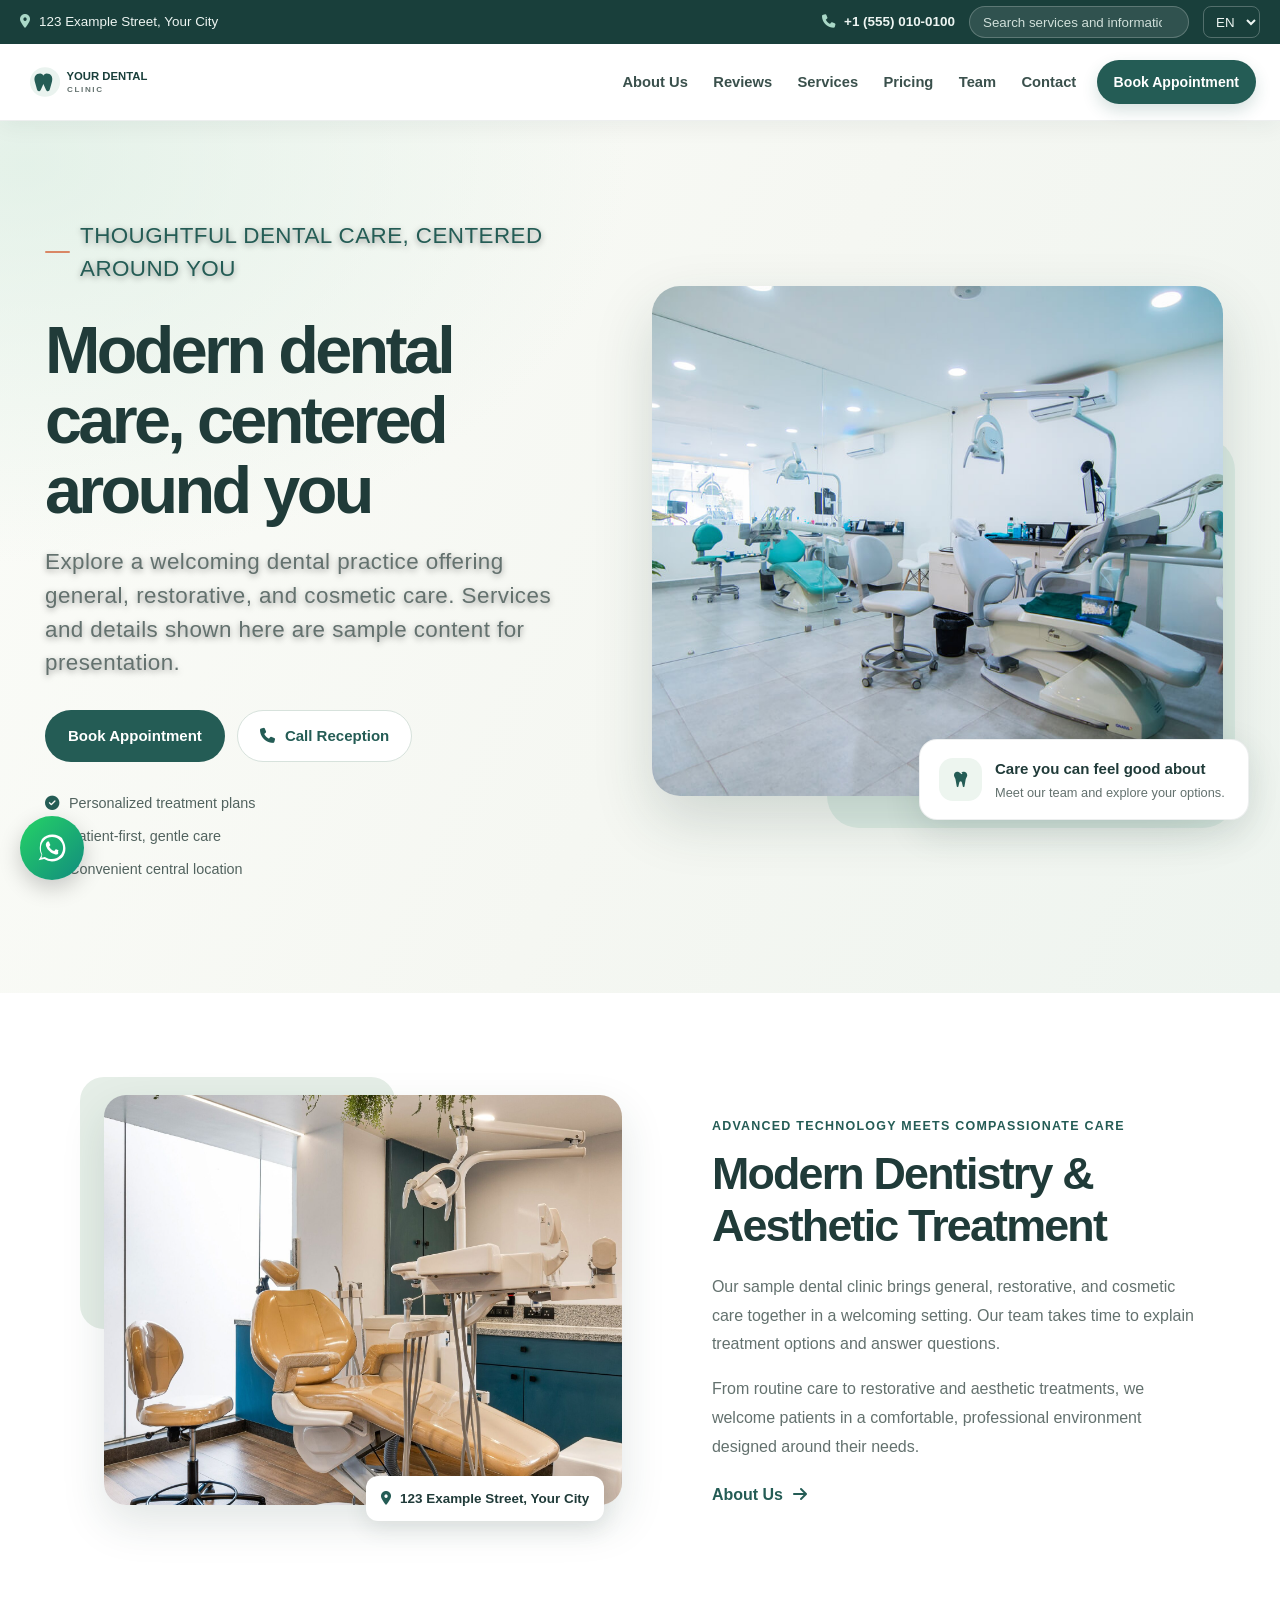
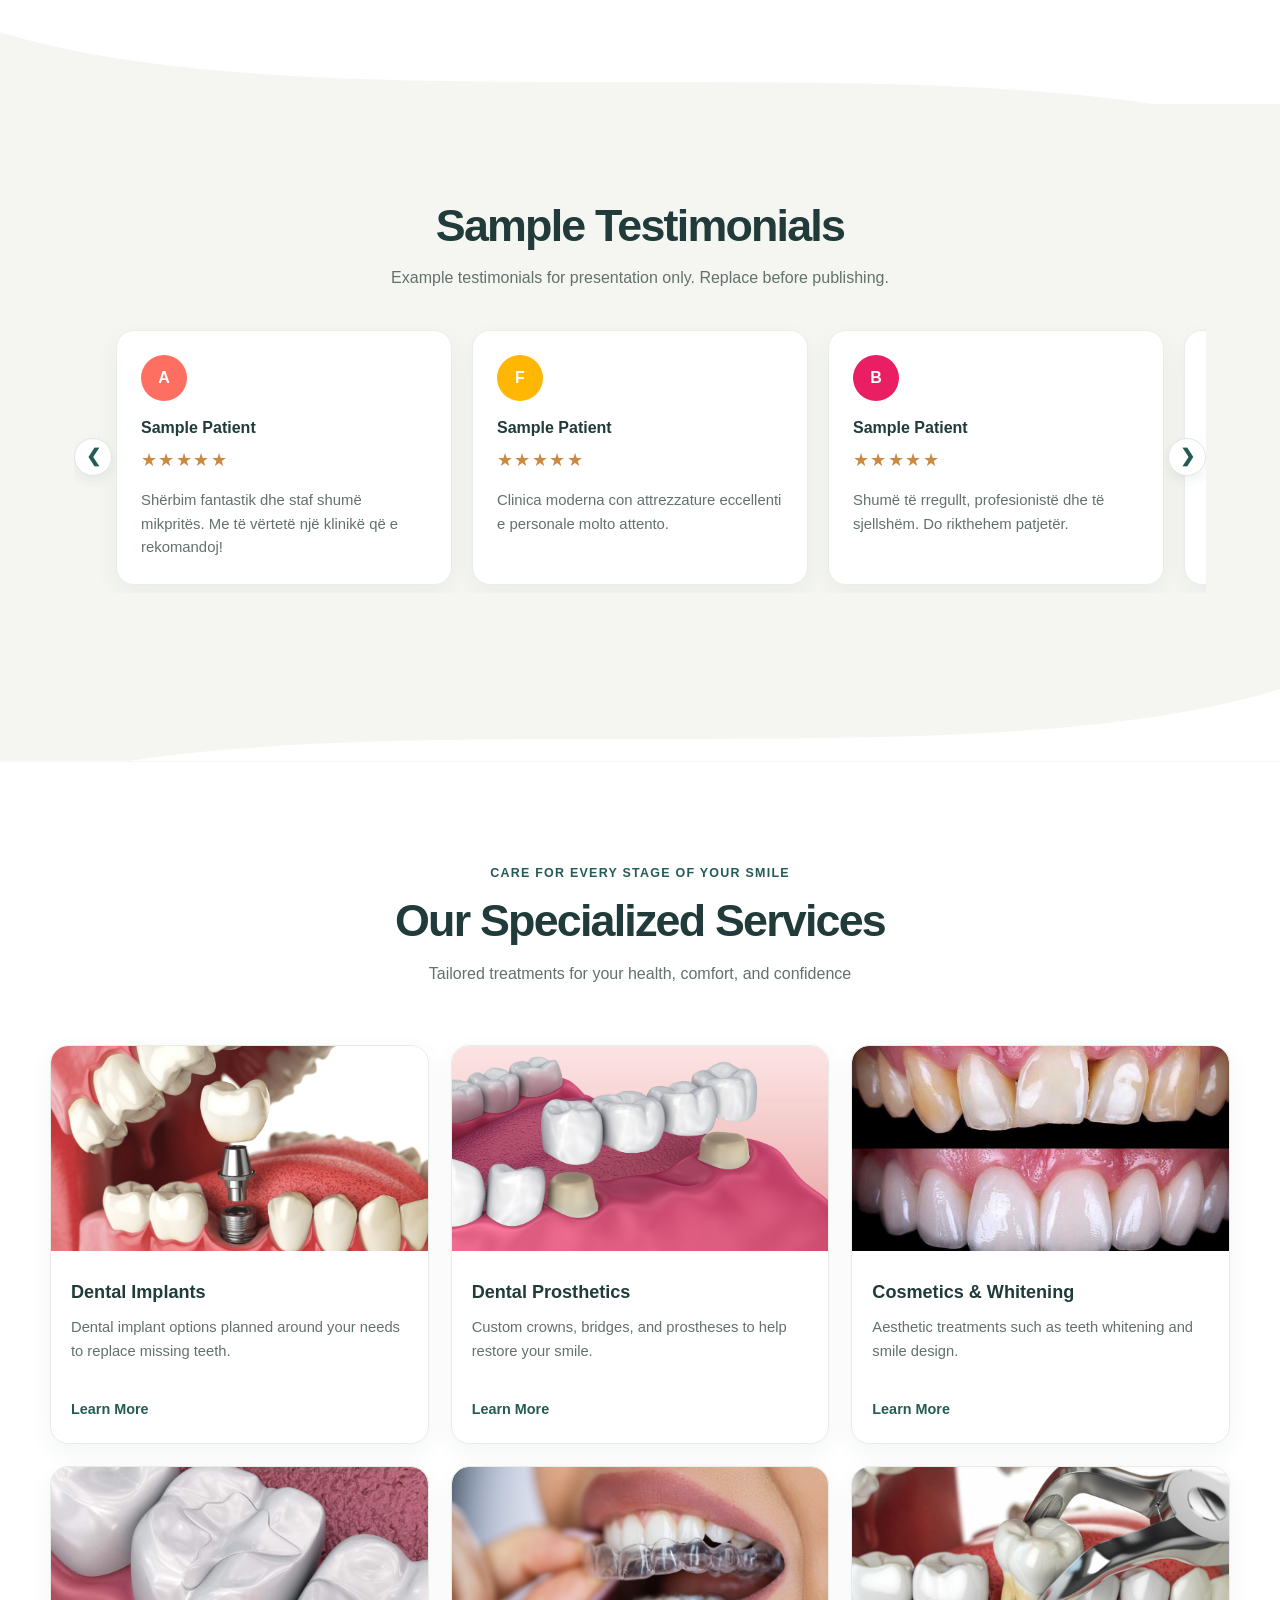
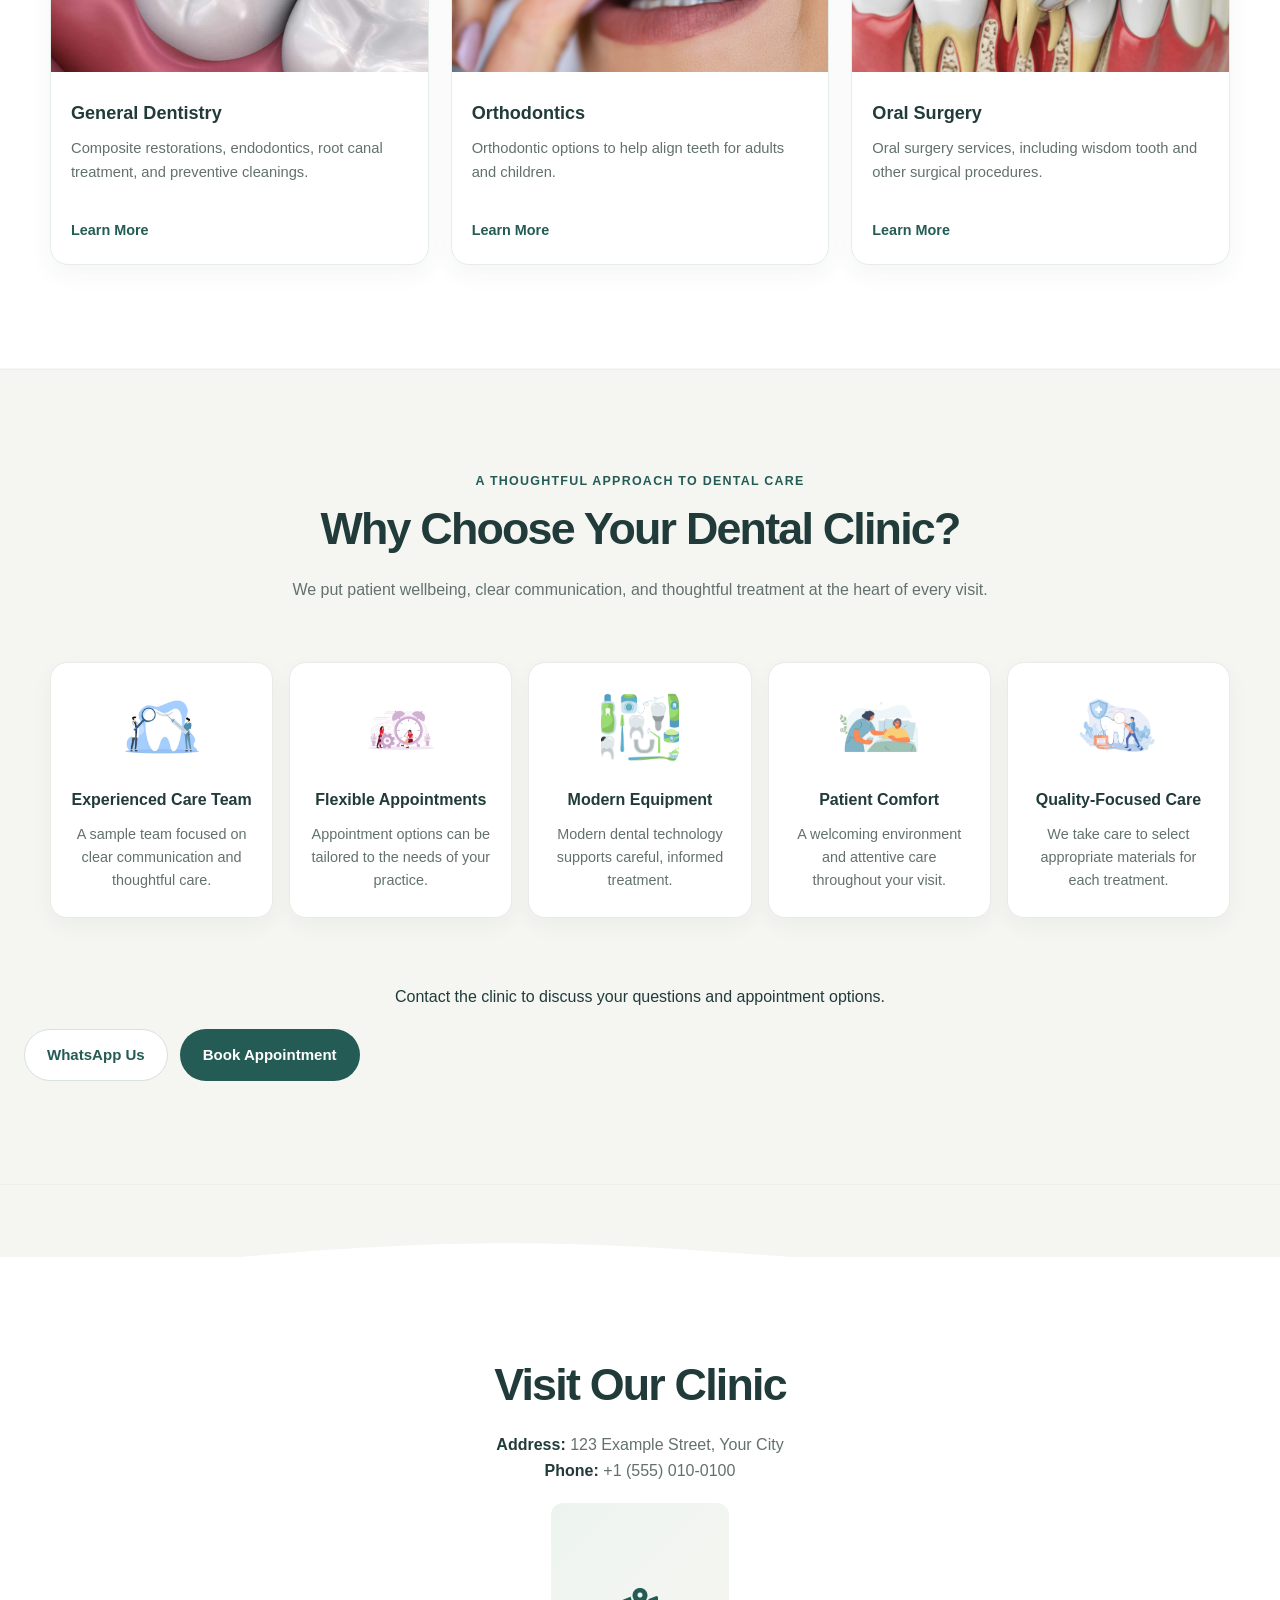
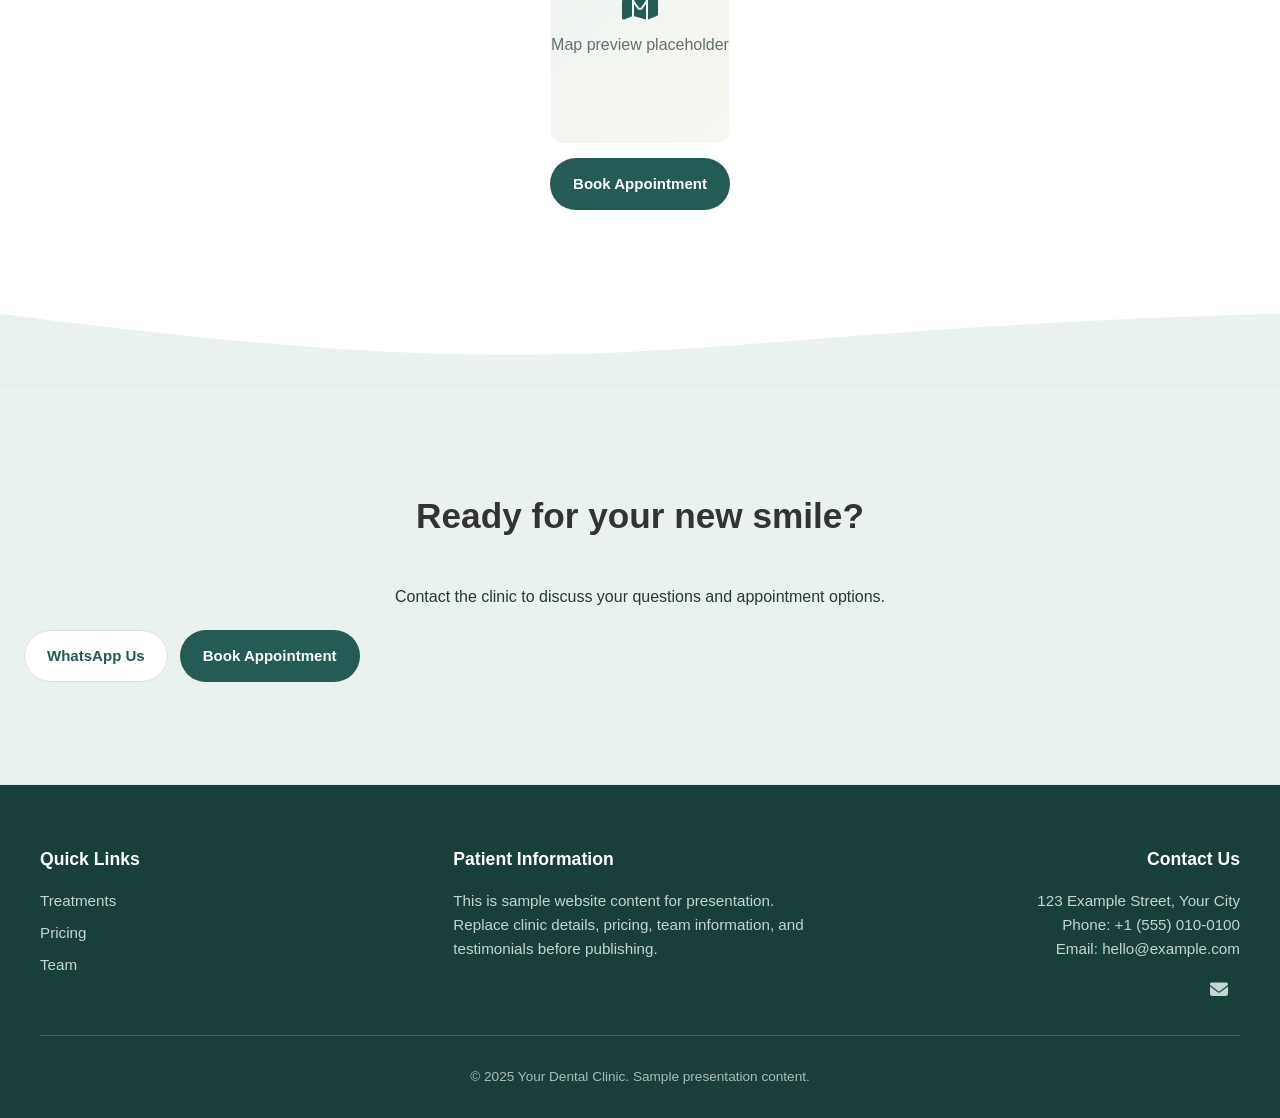
<file: index.html>
<!DOCTYPE html>
<html lang="en">
<head>
  <meta charset="UTF-8" />
  <meta name="viewport" content="width=device-width, initial-scale=1.0" />
  <title data-i18n="page_title">Your Dental Clinic</title>
  <link rel="stylesheet" href="styles.css" />
  <script defer src="js/translations.js"></script>
  <script defer src="script.js"></script>
  <link rel="stylesheet" href="https://cdnjs.cloudflare.com/ajax/libs/font-awesome/6.4.0/css/all.min.css" />
  <link rel="icon" type="image/svg+xml" href="images/generic-dental-logo.svg">
</head>
<body class="home-page">

<div class="top-navbar">
  <div class="topbar-inner">
    <p class="topbar-location"><i class="fas fa-location-dot" aria-hidden="true"></i><span data-i18n="location_text">123 Example Street, Your City</span></p>
    <div class="topbar-actions">
      <a class="topbar-phone" href="tel:+15550100100"><i class="fas fa-phone" aria-hidden="true"></i><span>+1 (555) 010-0100</span></a>
      <div class="search-container">
        <input type="search" id="searchInput" placeholder="Search services and information" data-i18n-placeholder="search_placeholder" />
      </div>
      <label class="sr-only" for="language">Language</label>
      <select id="language" aria-label="Language selector">
        <option value="en">EN</option>
        <option value="it">IT</option>
        <option value="al">AL</option>
      </select>
    </div>
  </div>
</div>

<nav class="dentozen-navbar" aria-label="Main navigation">
  <div class="nav-content">
    <div class="logo">
      <a href="index.html">
        <img src="images/generic-dental-logo.svg" alt="Your Dental Clinic" />
      </a>
    </div>

    <button class="hamburger" type="button" aria-label="Open navigation menu" aria-controls="navLinks" aria-expanded="false">
      <i class="fas fa-bars" aria-hidden="true"></i>
    </button>
    <ul class="nav-links" id="navLinks">
      <li><a href="pages/aboutus.html" data-i18n="nav_about">About Us</a></li>
      <li><a href="pages/testimonials.html" data-i18n="nav_reviews">Reviews</a></li>
      <li><a href="pages/treatments.html" data-i18n="nav_services">Services</a></li>
      <li><a href="pages/pricing.html" data-i18n="nav_pricing">Pricing</a></li>
      <li><a href="pages/team.html" data-i18n="nav_team">Team</a></li>
      <li><a href="pages/contacts.html" data-i18n="nav_contact">Contact</a></li>
      <li class="nav-appointment"><a class="appointment-btn" href="pages/contacts.html#contact-form" data-i18n="book">Book Appointment</a></li>
    </ul>
  </div>
</nav>

<main>
<section class="hero home-hero">
  <div class="hero-inner">
    <div class="hero-copy">
      <p class="hero-eyebrow"><span class="eyebrow-mark" aria-hidden="true"></span><span data-i18n="hero_eyebrow">Thoughtful dental care, centered around you</span></p>
      <h1 data-i18n="hero_title">Modern Dental Care for Every Smile</h1>
      <p class="hero-description" data-i18n="hero_description">Explore a welcoming dental practice offering general, restorative, and cosmetic care. Services and details shown here are sample content for presentation.</p>
    <div class="hero-buttons">
        <a href="pages/contacts.html#contact-form" class="btn primary" data-i18n="book">Book Appointment</a>
        <a href="pages/contacts.html#contact-form" class="btn secondary"><i class="fas fa-phone" aria-hidden="true"></i><span data-i18n="call">Contact the Clinic</span></a>
      </div>
      <ul class="hero-assurances" aria-label="Our approach">
        <li><i class="fas fa-circle-check" aria-hidden="true"></i><span data-i18n="hero_assurance_1">Personalized treatment plans</span></li>
        <li><i class="fas fa-circle-check" aria-hidden="true"></i><span data-i18n="hero_assurance_2">Patient-first, gentle care</span></li>
        <li><i class="fas fa-circle-check" aria-hidden="true"></i><span data-i18n="hero_assurance_3">Convenient central location</span></li>
      </ul>
    </div>
    <div class="hero-visual">
      <img src="images/homepic.jpg" alt="Modern dental treatment room" fetchpriority="high">
      <div class="hero-image-note">
        <span class="hero-note-icon"><i class="fas fa-tooth" aria-hidden="true"></i></span>
        <span><strong data-i18n="hero_note_title">Care you can feel good about</strong><small data-i18n="hero_note_text">Meet our team and explore your options.</small></span>
      </div>
    </div>
  </div>
</section>

<section class="section home-intro" id="aboutus">
  <div class="intro-layout">
    <div class="intro-image">
      <img src="images/modern-dentistry1.jpg" alt="A welcoming dental clinic space" loading="lazy">
      <div class="intro-image-caption"><i class="fas fa-location-dot" aria-hidden="true"></i><span data-i18n="location_text">123 Example Street, Your City</span></div>
    </div>
    <div class="intro-copy">
      <p class="section-kicker" data-i18n="modern_subtitle">Advanced technology meets compassionate care</p>
      <h2 class="section-title" data-i18n="modern_dentistry">Modern Dentistry & Aesthetic Treatment</h2>
      <div class="info-text" data-i18n="modern_text">
        <p>Our dental clinic combines general, restorative, and cosmetic care in a welcoming setting. Our sample team uses modern techniques and takes time to explain treatment options.</p>
        <p>We provide complete dental solutions from routine care to restorative and aesthetic treatments in a welcoming environment designed around patient comfort.</p>
      </div>
      <a class="text-link" href="pages/aboutus.html"><span data-i18n="nav_about">About Us</span><i class="fas fa-arrow-right" aria-hidden="true"></i></a>
    </div>
  </div>
</section>

<!-- Review Section -->
 <div class="section-divider top-divider">
    <svg viewBox="0 0 1440 100" preserveAspectRatio="none">
      <path fill="#fdf7f1" d="M0,0 C360,100 1080,0 1440,100 L1440,0 L0,0 Z"></path>
    </svg>
  </div>
<section class="section reviews-container">

  <div class="section reviews-inner">
    <h2 class="section-title" data-i18n="patient_reviews">Patient Reviews</h2>
    <p class="section-subtitle" data-i18n="reviews_subtitle">Example testimonials for presentation only. Replace before publishing.</p>
    <div class="reviews-wrapper" aria-label="Patient reviews">
      <button class="reviews-arrow left" type="button" aria-label="Previous reviews">&#10094;</button>
      <div class="reviews-track">

        <!-- Review Card 1 (AL) -->
        <div class="review-card">
          <div class="review-profile" style="background-color: #FF6F61;">A</div>
          <h4>Sample Patient</h4>
          <div class="review-stars">★★★★★</div>
          <p data-i18n="reviews.1.text">Shërbim fantastik dhe staf shumë mikpritës. Me të vërtetë një klinikë që e rekomandoj!</p>
        </div>

        <!-- Review Card 3 (IT) -->
        <div class="review-card">
          <div class="review-profile" style="background-color: #FFB703;">F</div>
          <h4>Sample Patient</h4>
          <div class="review-stars">★★★★★</div>
          <p data-i18n="reviews.3.text">Clinica moderna con attrezzature eccellenti e personale molto attento.</p>
        </div>

        <!-- Review Card 5 (AL) -->
        <div class="review-card">
          <div class="review-profile" style="background-color: #E91E63;">B</div>
          <h4>Sample Patient</h4>
          <div class="review-stars">★★★★★</div>
          <p data-i18n="reviews.5.text">Shumë të rregullt, profesionistë dhe të sjellshëm. Do rikthehem patjetër.</p>
        </div>

        <!-- Review Card 7 (AL) -->
        <div class="review-card">
          <div class="review-profile" style="background-color: #9C27B0;">G</div>
          <h4>Sample Patient</h4>
          <div class="review-stars">★★★★★</div>
          <p data-i18n="reviews.7.text">Staf shumë i trajnuar dhe pajisje moderne. Vlerësim maksimal!</p>
        </div>

        <!-- Review Card 8 (IT) -->
        <div class="review-card">
          <div class="review-profile" style="background-color: #3F51B5;">S</div>
          <h4>Sample Patient</h4>
          <div class="review-stars">★★★★★</div>
          <p data-i18n="reviews.8.text">La migliore esperienza odontoiatrica che abbia mai avuto. Tutto perfetto.</p>
        </div>

        <!-- Review Card 10 (AL) -->
        <div class="review-card">
          <div class="review-profile" style="background-color: #2E8B57;">A</div>
          <h4>Sample Patient</h4>
          <div class="review-stars">★★★★★</div>
          <p data-i18n="reviews.10.text">Doktori ishte shumë i kujdesshëm dhe më shpjegoi çdo hap të trajtimit. Jam shumë e kënaqur.</p>
        </div>

        <!-- Review Card 11 (IT) -->
        <div class="review-card">
          <div class="review-profile" style="background-color: #8E44AD;">M</div>
          <h4>Sample Patient</h4>
          <div class="review-stars">★★★★★</div>
          <p data-i18n="reviews.11.text">Ottimo servizio! Ambiente pulitissimo e molto accogliente.</p>
        </div>

        <!-- Review Card 12 (AL) -->
        <div class="review-card">
          <div class="review-profile" style="background-color: #FF7043;">R</div>
          <h4>Sample Patient</h4>
          <div class="review-stars">★★★★★</div>
          <p data-i18n="reviews.12.text">Ishte hera e parë që nuk ndjeva fare dhimbje. Mjekë të mrekullueshëm!</p>
        </div>

        <!-- Review Card 13 (IT) -->
        <div class="review-card">
          <div class="review-profile" style="background-color: #1E88E5;">G</div>
          <h4>Sample Patient</h4>
          <div class="review-stars">★★★★★</div>
          <p data-i18n="reviews.13.text">Staff impeccabile, disponibili e molto preparati. Tornerò di sicuro.</p>
        </div>

        <!-- Review Card 14 (AL) -->
        <div class="review-card">
          <div class="review-profile" style="background-color: #C62828;">D</div>
          <h4>Sample Patient</h4>
          <div class="review-stars">★★★★★</div>
          <p data-i18n="reviews.14.text">S’kam pasur ndonjëherë përvojë kaq të mirë te dentisti. Faleminderit për gjithçka.</p>
        </div>

        <!-- Review Card 15 (IT) -->
        <div class="review-card">
          <div class="review-profile" style="background-color: #009688;">F</div>
          <h4>Sample Patient</h4>
          <div class="review-stars">★★★★★</div>
          <p data-i18n="reviews.15.text">Esperienza eccellente, risultato perfetto e zero dolore.</p>
        </div>

        <!-- Review Card 16 (IT) -->
        <div class="review-card">
          <div class="review-profile" style="background-color: #7CB342;">C</div>
          <h4>Sample Patient</h4>
          <div class="review-stars">★★★★★</div>
          <p data-i18n="reviews.16.text">Professionali, veloci e molto gentili. Una clinica davvero seria.</p>
        </div>

        <!-- Review Card 17 (AL) -->
        <div class="review-card">
          <div class="review-profile" style="background-color: #5C6BC0;">V</div>
          <h4>Sample Patient</h4>
          <div class="review-stars">★★★★★</div>
          <p data-i18n="reviews.17.text">Shërbim i shkëlqyer dhe atmosferë shumë e ngrohtë. Ndihem shumë e sigurt këtu.</p>
        </div>

        <!-- Review Card 18 (IT) -->
        <div class="review-card">
          <div class="review-profile" style="background-color: #EF5350;">A</div>
          <h4>Sample Patient</h4>
          <div class="review-stars">★★★★★</div>
          <p data-i18n="reviews.18.text">La qualità del lavoro è semplicemente superiore. Consigliato senza dubbi.</p>
        </div>

        <!-- Review Card 19 (AL) -->
        <div class="review-card">
          <div class="review-profile" style="background-color: #AB47BC;">K</div>
          <h4>Sample Patient</h4>
          <div class="review-stars">★★★★★</div>
          <p data-i18n="reviews.19.text">Më pëlqeu që gjithçka u bë me qetësi dhe profesionalizëm. Rezultati perfekt.</p>
        </div>

        <!-- Review Card 20 (IT) -->
        <div class="review-card">
          <div class="review-profile" style="background-color: #42A5F5;">S</div>
          <h4>Sample Patient</h4>
          <div class="review-stars">★★★★★</div>
          <p data-i18n="reviews.20.text">Trattamento eccellente, personale gentilissimo e sempre sorridente.</p>
        </div>

        <!-- Review Card 21 (IT) -->
        <div class="review-card">
          <div class="review-profile" style="background-color: #26A69A;">L</div>
          <h4>Sample Patient</h4>
          <div class="review-stars">★★★★★</div>
          <p data-i18n="reviews.21.text">Precisione, cura e grande professionalità. Davvero soddisfatto.</p>
        </div>

        <!-- Review Card 22 (AL) -->
        <div class="review-card">
          <div class="review-profile" style="background-color: #66BB6A;">M</div>
          <h4>Sample Patient</h4>
          <div class="review-stars">★★★★★</div>
          <p data-i18n="reviews.22.text">Staf shumë i sjellshëm dhe trajtim shumë i shpejtë. E rekomandoj pa hezitim.</p>
        </div>

        <!-- Review Card 23 (IT) -->
        <div class="review-card">
          <div class="review-profile" style="background-color: #FFA726;">D</div>
          <h4>Sample Patient</h4>
          <div class="review-stars">★★★★★</div>
          <p data-i18n="reviews.23.text">Servizio impeccabile, puntualità e grande attenzione al dettaglio.</p>
        </div>

        <!-- Review Card 24 (IT) -->
        <div class="review-card">
          <div class="review-profile" style="background-color: #EC407A;">C</div>
          <h4>Sample Patient</h4>
          <div class="review-stars">★★★★★</div>
          <p data-i18n="reviews.24.text">Mi sono trovata benissimo, ho finalmente trovato la mia clinica di fiducia.</p>
        </div>

        <!-- Review Card 25 (AL) -->
        <div class="review-card">
          <div class="review-profile" style="background-color: #8D6E63;">B</div>
          <h4>Sample Patient</h4>
          <div class="review-stars">★★★★★</div>
          <p data-i18n="reviews.25.text">Rezultat shumë i bukur dhe natyral. Faleminderit për kujdesin e treguar.</p>
        </div>

        <!-- Review Card 26 (IT) -->
        <div class="review-card">
          <div class="review-profile" style="background-color: #78909C;">P</div>
          <h4>Sample Patient</h4>
          <div class="review-stars">★★★★★</div>
          <p data-i18n="reviews.26.text">Personale disponibile, simpatico e davvero competente. Esperienza perfetta.</p>
        </div>

        <!-- Review Card 27 (IT) -->
        <div class="review-card">
          <div class="review-profile" style="background-color: #FFCA28;">R</div>
          <h4>Sample Patient</h4>
          <div class="review-stars">★★★★★</div>
          <p data-i18n="reviews.27.text">Clinica eccellente, pulizia impeccabile e trattamento rapido.</p>
        </div>

        <!-- Review Card 28 (AL) -->
        <div class="review-card">
          <div class="review-profile" style="background-color: #26C6DA;">S</div>
          <h4>Sample Patient</h4>
          <div class="review-stars">★★★★★</div>
          <p data-i18n="reviews.28.text">Nuk kam pasur kurrë trajtim më profesional. Të përkryer në çdo detaj.</p>
        </div>

        <!-- Review Card 29 (IT) -->
        <div class="review-card">
          <div class="review-profile" style="background-color: #42A5F5;">E</div>
          <h4>Sample Patient</h4>
          <div class="review-stars">★★★★★</div>
          <p data-i18n="reviews.29.text">Lavoro perfetto e personale veramente straordinario. Super consigliato!</p>
        </div>

        <!-- Review Card 30 (IT) -->
        <div class="review-card">
          <div class="review-profile" style="background-color: #7E57C2;">N</div>
          <h4>Sample Patient</h4>
          <div class="review-stars">★★★★★</div>
          <p data-i18n="reviews.30.text">Non potevo scegliere clinica migliore. Tutto rapido, preciso e di altissima qualità.</p>
        </div>

      </div>
      <button class="reviews-arrow right" type="button" aria-label="Next reviews">&#10095;</button>
    </div>
  </div>
</section>
<div class="section-divider bottom-divider">
    <svg viewBox="0 0 1440 100" preserveAspectRatio="none">
      <path fill="#fdf7f1" d="M0,100 C360,0 1080,100 1440,0 L1440,100 L0,100 Z"></path>
    </svg>
  </div>  

<!-- Services -->
<section class="section beige home-services" id="services">
  <p class="section-kicker" data-i18n="services_eyebrow">Care for every stage of your smile</p>
  <h2 class="section-title" data-i18n="our_services">Our Specialized Services</h2>
  <p class="section-subtitle" data-i18n="services_subtitle">Tailored treatments for your health, comfort, and confidence</p>
  <div class="services-grid">
    <div class="service-card">
      <img src="images/dental-implants.png" alt="Dental Implants" />
      <h3 data-i18n="service_implants_title">Dental Implants</h3>
      <p data-i18n="service_implants_desc">Durable and natural-looking replacement teeth that function like your own.</p>
      <a href="services/implants.html" class="btn outline" data-i18n="learn_more">Learn More</a>
    </div>
    <div class="service-card">
      <img src="images/dental-prosthesis.jpg" alt="Dental Prosthetics" />
      <h3 data-i18n="service_prosthetics_title">Dental Prosthetics</h3>
      <p data-i18n="service_prosthetics_desc">Custom-made devices to replace missing teeth and restore your smile.</p>
      <a href="services/prosthetics.html" class="btn outline" data-i18n="learn_more">Learn More</a>
    </div>
    <div class="service-card">
      <img src="images/dental-cosmetics.jpg" alt="Dental Cosmetics" />
      <h3 data-i18n="service_cosmetics_title">Dental Cosmetics</h3>
      <p data-i18n="service_cosmetics_desc">Professional teeth whitening and smile design to enhance your natural beauty.</p>
      <a href="services/cosmetics.html" class="btn outline" data-i18n="learn_more">Learn More</a>
    </div>
    <div class="service-card">
      <img src="images/composite-fillings.jpg" alt="Composite Fillings" />
      <h3 data-i18n="service_general_title">General Dentistry</h3>
      <p data-i18n="service_general_desc">Comprehensive dental care for the whole family, including check-ups and cleanings.</p>
      <a href="services/general.html" class="btn outline" data-i18n="learn_more">Learn More</a>
    </div>
    <div class="service-card">
      <img src="images/dental-aligners.jpg" alt="Orthodontics" />
      <h3 data-i18n="service_orthodontics_title">Orthodontics</h3>
      <p data-i18n="service_orthodontics_desc">Comprehensive orthodontic care, including braces and aligners, for a straighter smile.</p>
      <a href="services/orthodontics.html" class="btn outline" data-i18n="learn_more">Learn More</a>
    </div>
    <div class="service-card">
      <img src="images/oral-surgery.jpg" alt="Oral Surgeries" />
      <h3 data-i18n="service_oral_title">Oral Surgeries</h3>
      <p data-i18n="service_oral_desc">Expert surgical procedures for wisdom teeth removal, implants, and more.</p>
      <a href="services/oral-surgeries.html" class="btn outline" data-i18n="learn_more">Learn More</a>
    </div>
  </div>
</section>

<!-- WHY CHOOSE US SECTION -->
<section class="section beige why-choose-us">
  <p class="section-kicker" data-i18n="why_eyebrow">A thoughtful approach to dental care</p>
  <h2 class="section-title" data-i18n="why_choose_us">Why Choose Us?</h2>

  <p class="highlight" style="margin: 1cm;" data-i18n="why_highlight">
    We are committed to providing top-quality dental care with comfort, safety, and expertise at the heart of every treatment.
  </p>

  <div class="why-grid">
    <div class="why-item">
      <img src="images/why1.png" alt="Expert Dentists" />
      <h3 data-i18n="why_expert">Expert Dentists</h3>
      <p data-i18n="why_expert_desc">Highly experienced and internationally trained professionals at your service.</p>
    </div>
    <div class="why-item">
      <img src="images/why2.jpg" alt="Flexible Hours" />
      <h3 data-i18n="why_flexible">Flexible Hours</h3>
      <p data-i18n="why_flexible_desc">Evening and weekend appointments available for your convenience.</p>
    </div>
    <div class="why-item">
      <img src="images/why3.jpg" alt="Modern Equipment" />
      <h3 data-i18n="why_modern">Modern Equipment</h3>
      <p data-i18n="why_modern_desc">State-of-the-art technology ensures the best care and comfort.</p>
    </div>
    <div class="why-item">
      <img src="images/why4.jpg" alt="Patient Comfort" />
      <h3 data-i18n="why_comfort">Patient Comfort</h3>
      <p data-i18n="why_comfort_desc">A calm, relaxing environment designed with your well-being in mind.</p>
    </div>
    <div class="why-item">
      <img src="images/why5.jpg" alt="Certified Care" />
      <h3 data-i18n="why_certified">Quality-Focused Care</h3>
      <p data-i18n="why_certified_desc">We take care to select appropriate materials for each treatment.</p>
    </div>
  </div><br>

  <p data-i18n="email_or_book">Feel free to email us or book an appointment now.</p>
  <div class="hero-buttons" style="margin-top: 20px;">
    <a href="pages/contacts.html#contact-form" class="btn secondary" data-i18n="message_us">Contact Us</a>
    <a href="pages/contacts.html#contact-form" class="btn primary" data-i18n="book">Book Now</a>
  </div>
</section>

<div class="section-divider wave-up">
  <svg viewBox="0 0 1200 120" preserveAspectRatio="none">
    <path d="M0,120 C600,20 600,100 1200,120 L1200,0 L0,0 Z" fill="#fdf7f1"></path>
  </svg>
</div>

<!-- Contact -->
<section class="section contact" id="contact">
  <h2 class="section-title" data-i18n="contact_us">How Can You Find Us?</h2>
  <p><strong data-i18n="location_label">Address:</strong> <span data-i18n="location_text">123 Example Street, Your City</span></p>
  <p><strong data-i18n="phone_label">Phone:</strong> <span data-i18n="phone_text">+1 (555) 010-0100</span></p>
  <div class="map-placeholder" id="map-preview" role="img" aria-label="Sample map placeholder"><i class="fas fa-map-location-dot" aria-hidden="true"></i><p data-i18n="map_placeholder">Map preview placeholder</p></div>
  <div class="hero-buttons">
    <a href="pages/contacts.html#contact-form" class="btn primary" data-i18n="book">Book Appointment</a>
  </div>
</section>

<!-- Questions Section -->
<div class="section-divider wave-down">
  <svg viewBox="0 0 1200 120" preserveAspectRatio="none">
    <path d="M0,0 C600,100 600,20 1200,0 L1200,120 L0,120 Z" fill="#fdf7f1"></path>
  </svg>
</div>
<section class="section beige">
  <h2 class="section-title" data-i18n="questions">Questions about your treatment?</h2>
  <p data-i18n="email_or_book">Feel free to email us or book an appointment now.</p>
  <div class="hero-buttons" style="margin-top: 20px;">
    <a href="pages/contacts.html#contact-form" class="btn secondary" data-i18n="message_us">Contact Us</a>
    <a href="pages/contacts.html#contact-form" class="btn primary" data-i18n="book">Book Now</a>
  </div>
</section>
</main>

<!-- Footer -->
<footer class="footer">
  <div class="footer-grid">
    <div>
      <h4 data-i18n="footer_quick_links">Quick Links</h4>
      <ul>
        <li><a href="pages/treatments.html" data-i18n="footer_treatments">Treatments</a></li>
        <li><a href="pages/pricing.html" data-i18n="footer_pricing">Pricing</a></li>
        <li><a href="pages/team.html" data-i18n="footer_team">Team</a></li>
      </ul>
    </div>
    <div>
      <h4 data-i18n="footer_disclaimer_title">Disclaimer</h4>
      <p data-i18n="footer_disclaimer_text">This is a presentation template. Replace all clinic details, pricing, team information, and testimonials before publishing.</p>
    </div>
    <div class="contactfootercontent">
      <h4 data-i18n="footer_contact">Contact</h4>
      <p data-i18n="footer_contact_details">123 Example Street, Your City<br>Phone: +1 (555) 010-0100<br>Email: hello@example.com</p>
      <div class="social-icons">
        <a href="pages/contacts.html#contact-form" aria-label="Contact the clinic"><i class="fas fa-envelope"></i></a>
      </div>
    </div>
  </div> <!-- End of footer -->
  
  <div class="copyright" data-i18n="copyright">
    © 2025 Your Dental Clinic. Sample presentation content.
  </div>
</footer>

<button id="scrollToTopBtn" title="Back to top" aria-label="Back to top"><i class="fas fa-chevron-up" aria-hidden="true"></i></button>

<div class="whatsapp-float">
  <a
    id="whatsapp-button"
    class="whatsapp-btn"
    href="#"
    aria-label="Open WhatsApp chat"
    data-phone="15550100100"
    data-message="Hello, I would like to know more about your dental services."
    target="_blank"
    rel="noopener noreferrer"
  >
    <!-- WhatsApp Icon -->
    <svg viewBox="0 0 24 24" xmlns="http://www.w3.org/2000/svg" aria-hidden="true">
      <path fill="white" d="M20.52 3.48A11.86 11.86 0 0012 .5 11.8 11.8 0 003.42 4.32 11.9 11.9 0 001.5 12c0 2.13.56 4.18 1.62 6.01L.5 22.5l4.78-1.1A11.9 11.9 0 0012 23.5c3.16 0 6.12-1.1 8.48-3.1A11.86 11.86 0 0023.5 12a11.8 11.8 0 00-1-4.52zM12 21.5c-2.06 0-4.02-.56-5.72-1.6l-.41-.24-2.84.65.64-2.77-.26-.43A9.4 9.4 0 012.5 12 9.5 9.5 0 1112 21.5z"/>
      <path fill="white" d="M17.54 14.01c-.28-.14-1.66-.82-1.92-.92-.26-.1-.45-.14-.64.14-.18.27-.72.92-.88 1.11-.16.18-.32.2-.6.07-.28-.14-1.18-.43-2.25-1.38-.83-.73-1.39-1.63-1.55-1.91-.16-.27-.02-.42.12-.56.12-.12.28-.32.42-.48.14-.16.18-.27.28-.46.09-.18.04-.34-.02-.48-.07-.14-.64-1.55-.88-2.12-.23-.56-.47-.48-.64-.49l-.54-.01c-.18 0-.47.07-.72.34-.26.28-1 1-1 2.44s1.03 2.83 1.17 3.03c.14.2 2.01 3.07 4.88 4.3 2.07.95 2.98 1.02 3.32.95.34-.07 1.09-.44 1.24-.86.14-.42.14-.78.1-.86-.05-.08-.18-.14-.38-.24z"/>
    </svg>
  </a>
</div>
</body>
</html>
</file>
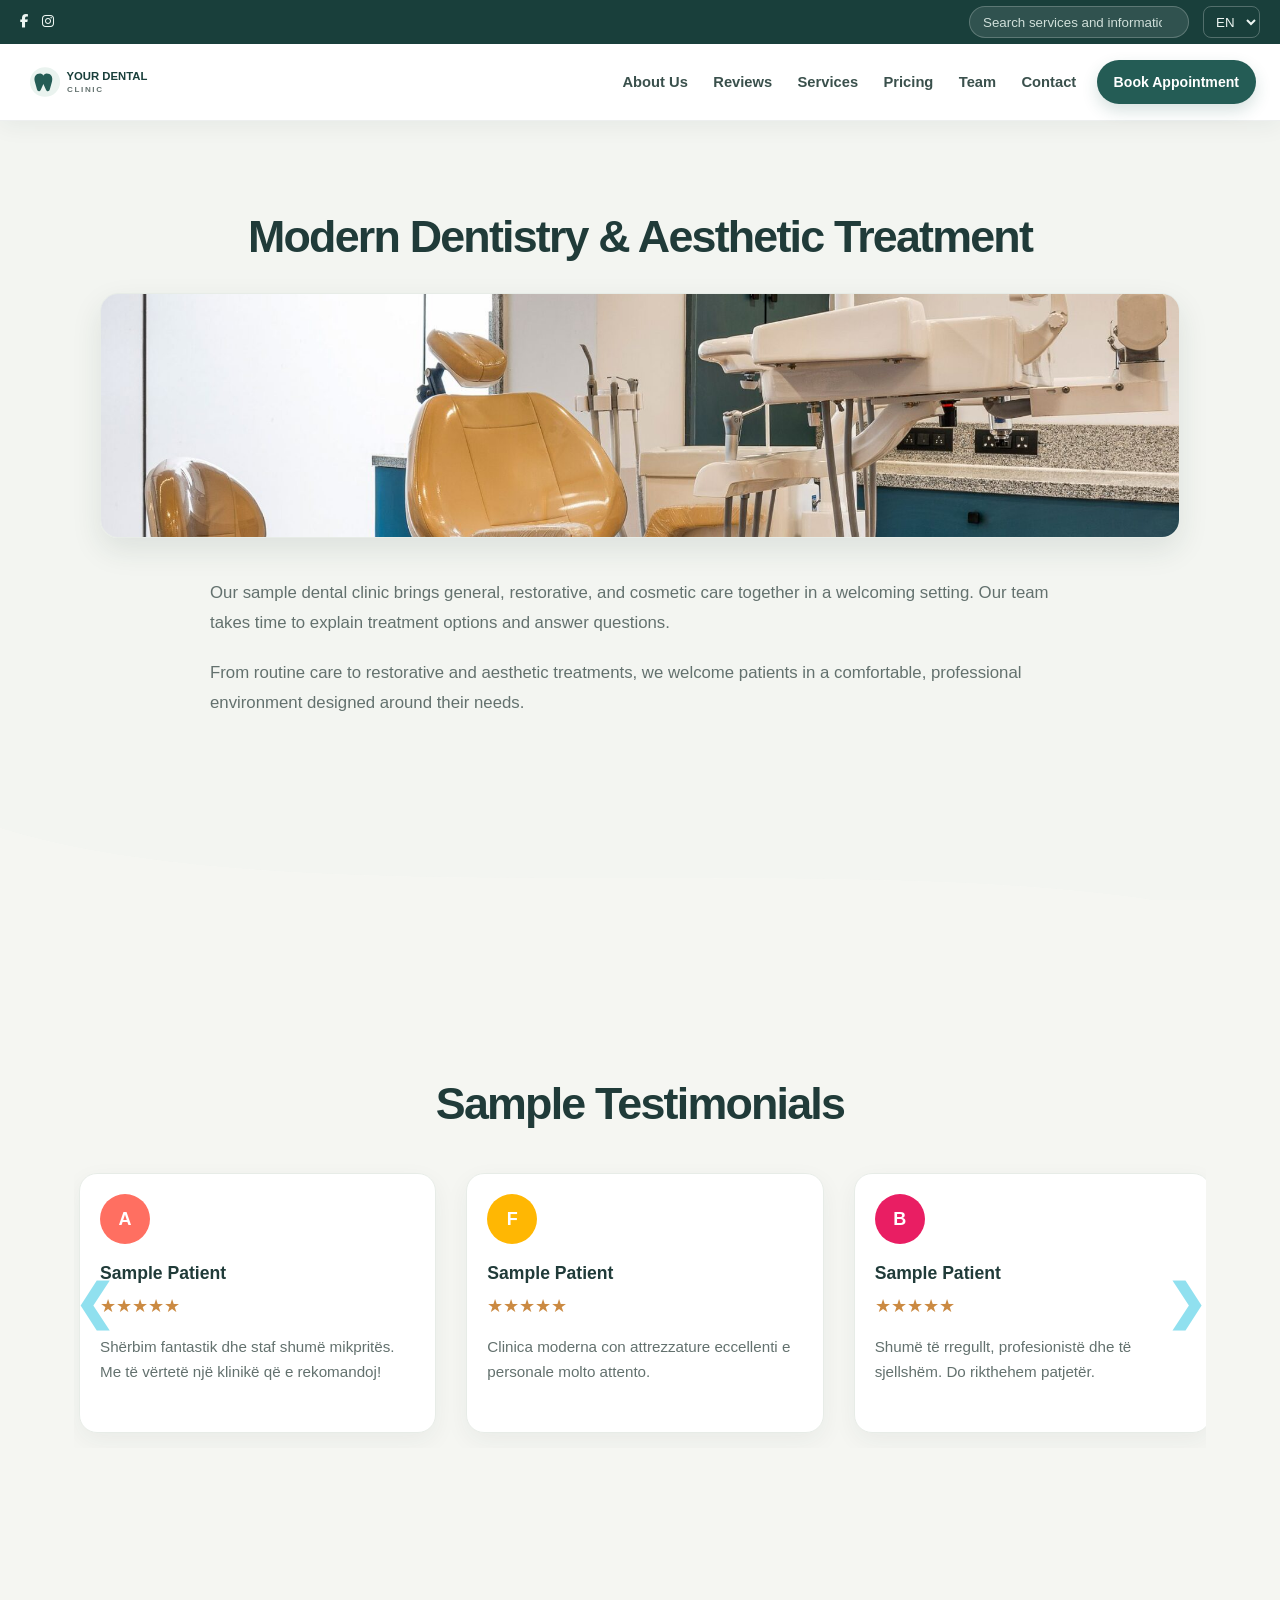
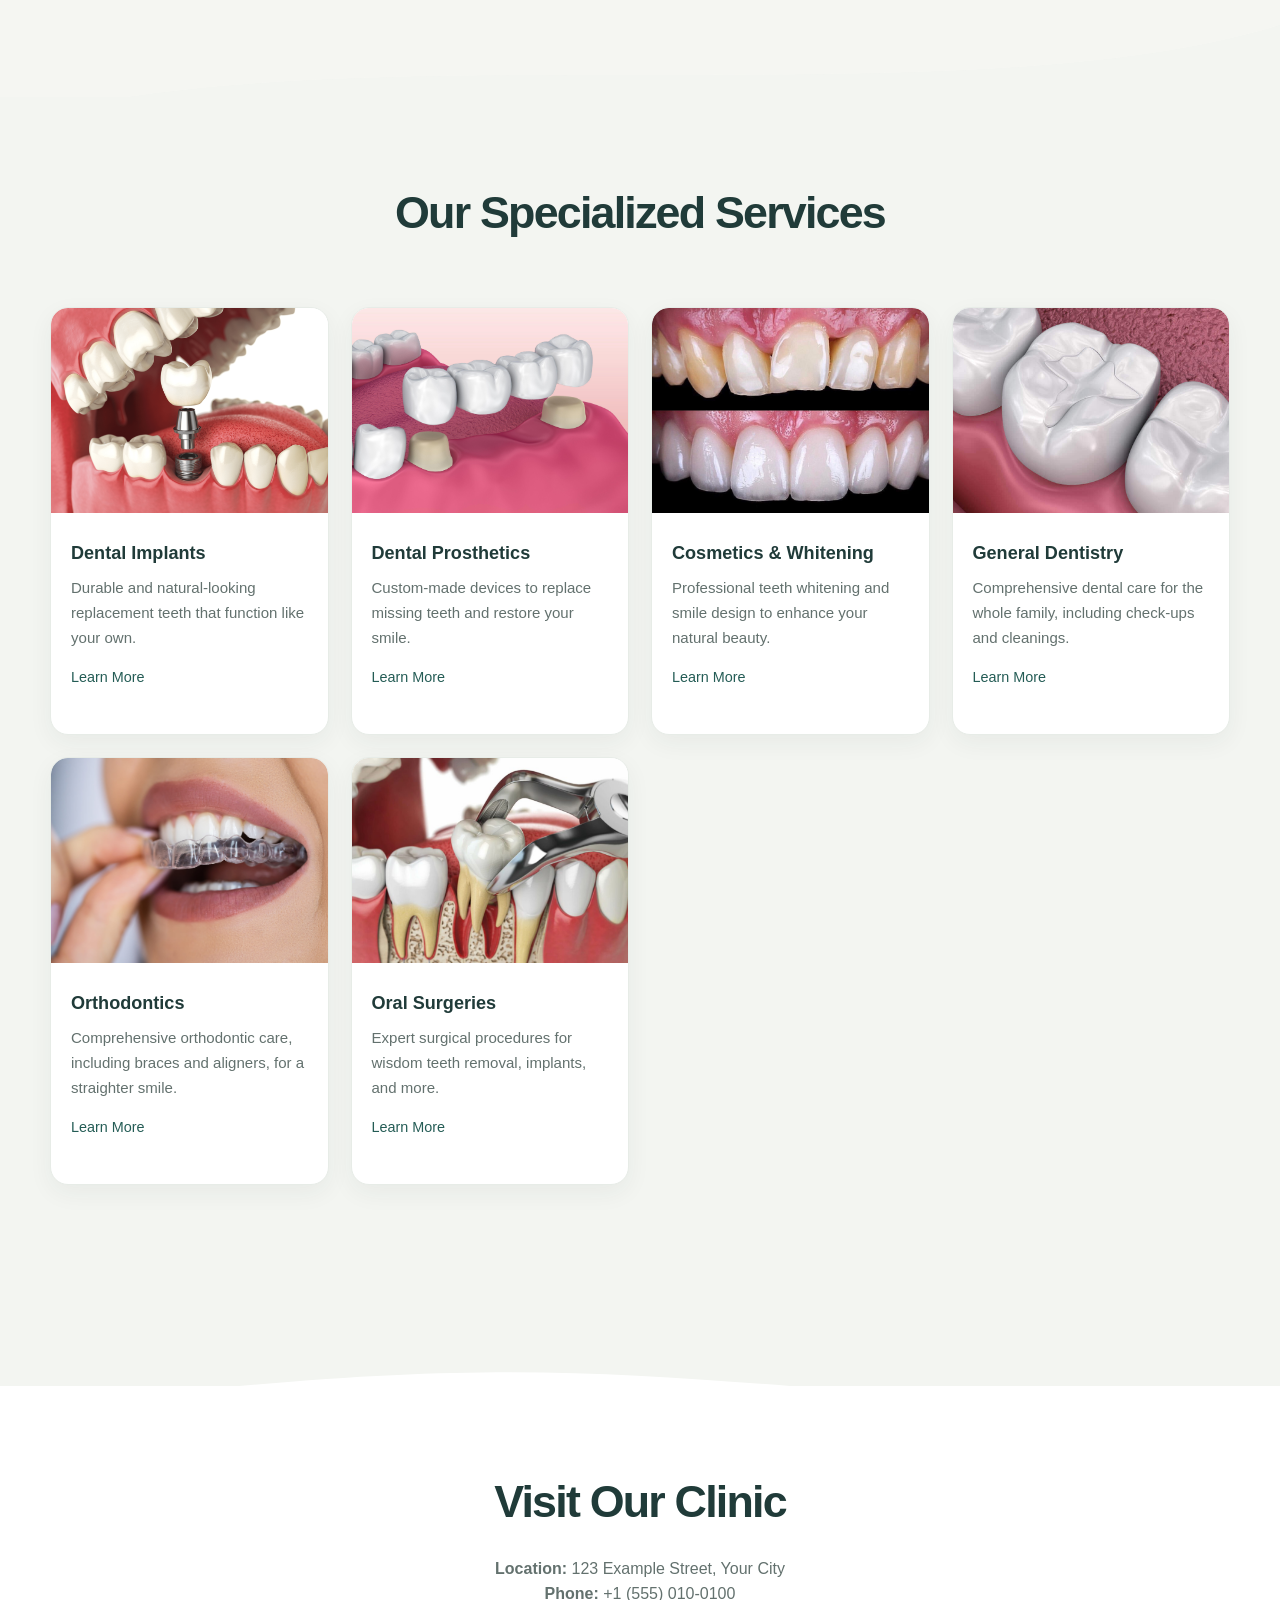
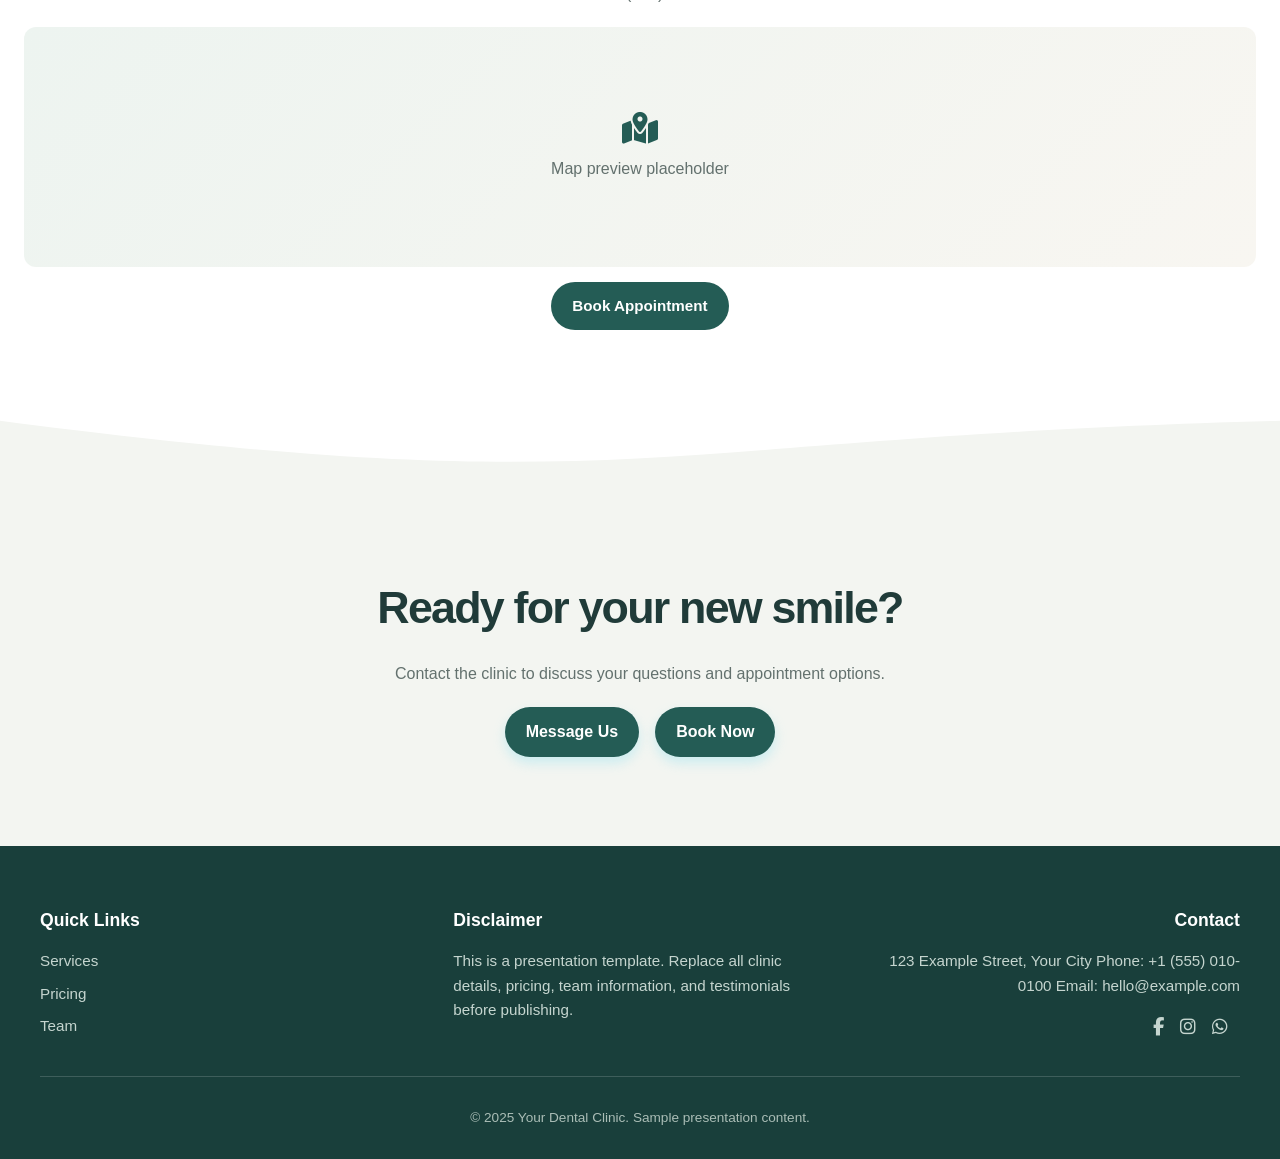
<file: pages/aboutus.html>
<!-- PART 1: HEAD AND NAVBAR -->
<!DOCTYPE html>
<html lang="en">
<head>
  <meta charset="UTF-8" />
  <meta name="viewport" content="width=device-width, initial-scale=1.0" />
  <title>Your Dental Clinic - About Us</title>
  <link rel="stylesheet" href="../styles.css" />
  <script defer src="../js/translations.js"></script>
  <script defer src="../script.js"></script>
  <link rel="stylesheet" href="https://cdnjs.cloudflare.com/ajax/libs/font-awesome/6.4.0/css/all.min.css" />
  <link rel="icon" type="image/svg+xml" href="../images/generic-dental-logo.svg">
</head>
<body>

<!-- Top Navbar -->
<header class="top-navbar" style="margin-bottom: 0;">
  <div class="social-icons">
    <a href="#"><i class="fab fa-facebook-f"></i></a>
    <a href="#"><i class="fab fa-instagram"></i></a>
  </div>
  <div class="search-container">
    <input type="text" id="searchInput" placeholder="Search..." />
  </div>
  <div class="language-select">
    <select id="language">
      <option value="en">EN</option>
      <option value="it">IT</option>
      <option value="al">AL</option>
    </select>
  </div>
</header>

<nav class="dentozen-navbar" style="margin-top: 0;">
  <div class="nav-content">
    <div class="logo">
      <a href="../index.html">
        <img src="../images/generic-dental-logo.svg" alt="Your Dental Clinic" />
      </a>
    </div>

    <button class="hamburger" type="button" aria-label="Open navigation menu" aria-controls="navLinks" aria-expanded="false"><i class="fas fa-bars"></i></button>
    <ul class="nav-links" id="navLinks">
      <li><a href="../pages/aboutus.html" data-i18n="nav_about">About Us</a></li>
      <li><a href="../pages/testimonials.html" data-i18n="nav_reviews">Reviews</a></li>
      <li><a href="../pages/treatments.html" data-i18n="nav_services">Services</a></li>
      <li><a href="../pages/pricing.html" data-i18n="nav_pricing">Pricing</a></li>
      <li><a href="../pages/team.html" data-i18n="nav_team">Team</a></li>
      <li><a href="../pages/contacts.html" data-i18n="nav_contact">Contact</a></li>
      <li class="nav-appointment"><a class="appointment-btn" href="../pages/contacts.html#contact-form" data-i18n="book">Book Appointment</a></li>
    </ul>
  </div>
</nav>

<!-- Info Section -->
<section class="section beige" id="aboutus">
  <h2 class="section-title" data-i18n="modern_dentistry">Modern Dentistry & Aesthetic Treatment</h2>

  <div class="infoimg">
    <img src="../images/modern-dentistry1.jpg" alt="Modern Dentistry">
  </div>

  <div class="info-text" data-i18n="modern_text">
    <p>
      Our sample dental team offers general, restorative, and cosmetic care in a welcoming setting.
    </p>

    <p>
      We provide complete dental services from routine care to cosmetic procedures, along with selected aesthetic treatments – 
      all in a comfortable, professional environment. Every aspect of our practice is designed to ensure quality care and patient comfort.
    </p>

    <p class="highlight">
      ⭐ <strong>Sample reviews are for presentation only.</strong><br />
      📍 Sample hours and address; update before launch.<br />
      📞 Book now: <a href="tel:+15550100100">+1 (555) 010-0100</a>
    </p>
  </div>
</section>

<!-- Review Section -->
  <div class="section-divider top-divider">
    <svg viewBox="0 0 1440 100" preserveAspectRatio="none">
      <path fill="#fdf7f1" d="M0,0 C360,100 1080,0 1440,100 L1440,0 L0,0 Z"></path>
    </svg>
  </div>
<section class="section reviews-container">

  <div class="section reviews-inner">
    <h2 class="section-title" data-i18n="patient_reviews">Patient Reviews</h2>
    <div class="reviews-wrapper">
      <button class="reviews-arrow left">&#10094;</button>
      <div class="reviews-track">

        <!-- Review Card 1 (AL) -->
        <div class="review-card">
          <div class="review-profile" style="background-color: #FF6F61;">A</div>
          <h4>Sample Patient</h4>
          <div class="review-stars">★★★★★</div>
          <p data-i18n="reviews.1.text">Shërbim fantastik dhe staf shumë mikpritës. Me të vërtetë një klinikë që e rekomandoj!</p>
        </div>

        <!-- Review Card 3 (IT) -->
        <div class="review-card">
          <div class="review-profile" style="background-color: #FFB703;">F</div>
          <h4>Sample Patient</h4>
          <div class="review-stars">★★★★★</div>
          <p data-i18n="reviews.3.text">Clinica moderna con attrezzature eccellenti e personale molto attento.</p>
        </div>

        <!-- Review Card 5 (AL) -->
        <div class="review-card">
          <div class="review-profile" style="background-color: #E91E63;">B</div>
          <h4>Sample Patient</h4>
          <div class="review-stars">★★★★★</div>
          <p data-i18n="reviews.5.text">Shumë të rregullt, profesionistë dhe të sjellshëm. Do rikthehem patjetër.</p>
        </div>

        <!-- Review Card 7 (AL) -->
        <div class="review-card">
          <div class="review-profile" style="background-color: #9C27B0;">G</div>
          <h4>Sample Patient</h4>
          <div class="review-stars">★★★★★</div>
          <p data-i18n="reviews.7.text">Staf shumë i trajnuar dhe pajisje moderne. Vlerësim maksimal!</p>
        </div>

        <!-- Review Card 8 (IT) -->
        <div class="review-card">
          <div class="review-profile" style="background-color: #3F51B5;">S</div>
          <h4>Sample Patient</h4>
          <div class="review-stars">★★★★★</div>
          <p data-i18n="reviews.8.text">La migliore esperienza odontoiatrica che abbia mai avuto. Tutto perfetto.</p>
        </div>

        <!-- Review Card 10 (AL) -->
        <div class="review-card">
          <div class="review-profile" style="background-color: #2E8B57;">A</div>
          <h4>Sample Patient</h4>
          <div class="review-stars">★★★★★</div>
          <p data-i18n="reviews.10.text">Doktori ishte shumë i kujdesshëm dhe më shpjegoi çdo hap të trajtimit. Jam shumë e kënaqur.</p>
        </div>

        <!-- Review Card 11 (IT) -->
        <div class="review-card">
          <div class="review-profile" style="background-color: #8E44AD;">M</div>
          <h4>Sample Patient</h4>
          <div class="review-stars">★★★★★</div>
          <p data-i18n="reviews.11.text">Ottimo servizio! Ambiente pulitissimo e molto accogliente.</p>
        </div>

        <!-- Review Card 12 (AL) -->
        <div class="review-card">
          <div class="review-profile" style="background-color: #FF7043;">R</div>
          <h4>Sample Patient</h4>
          <div class="review-stars">★★★★★</div>
          <p data-i18n="reviews.12.text">Ishte hera e parë që nuk ndjeva fare dhimbje. Mjekë të mrekullueshëm!</p>
        </div>

        <!-- Review Card 13 (IT) -->
        <div class="review-card">
          <div class="review-profile" style="background-color: #1E88E5;">G</div>
          <h4>Sample Patient</h4>
          <div class="review-stars">★★★★★</div>
          <p data-i18n="reviews.13.text">Staff impeccabile, disponibili e molto preparati. Tornerò di sicuro.</p>
        </div>

        <!-- Review Card 14 (AL) -->
        <div class="review-card">
          <div class="review-profile" style="background-color: #C62828;">D</div>
          <h4>Sample Patient</h4>
          <div class="review-stars">★★★★★</div>
          <p data-i18n="reviews.14.text">S’kam pasur ndonjëherë përvojë kaq të mirë te dentisti. Faleminderit për gjithçka.</p>
        </div>

        <!-- Review Card 15 (IT) -->
        <div class="review-card">
          <div class="review-profile" style="background-color: #009688;">F</div>
          <h4>Sample Patient</h4>
          <div class="review-stars">★★★★★</div>
          <p data-i18n="reviews.15.text">Esperienza eccellente, risultato perfetto e zero dolore.</p>
        </div>

        <!-- Review Card 16 (IT) -->
        <div class="review-card">
          <div class="review-profile" style="background-color: #7CB342;">C</div>
          <h4>Sample Patient</h4>
          <div class="review-stars">★★★★★</div>
          <p data-i18n="reviews.16.text">Professionali, veloci e molto gentili. Una clinica davvero seria.</p>
        </div>

        <!-- Review Card 17 (AL) -->
        <div class="review-card">
          <div class="review-profile" style="background-color: #5C6BC0;">V</div>
          <h4>Sample Patient</h4>
          <div class="review-stars">★★★★★</div>
          <p data-i18n="reviews.17.text">Shërbim i shkëlqyer dhe atmosferë shumë e ngrohtë. Ndihem shumë e sigurt këtu.</p>
        </div>

        <!-- Review Card 18 (IT) -->
        <div class="review-card">
          <div class="review-profile" style="background-color: #EF5350;">A</div>
          <h4>Sample Patient</h4>
          <div class="review-stars">★★★★★</div>
          <p data-i18n="reviews.18.text">La qualità del lavoro è semplicemente superiore. Consigliato senza dubbi.</p>
        </div>

        <!-- Review Card 19 (AL) -->
        <div class="review-card">
          <div class="review-profile" style="background-color: #AB47BC;">K</div>
          <h4>Sample Patient</h4>
          <div class="review-stars">★★★★★</div>
          <p data-i18n="reviews.19.text">Më pëlqeu që gjithçka u bë me qetësi dhe profesionalizëm. Rezultati perfekt.</p>
        </div>

        <!-- Review Card 20 (IT) -->
        <div class="review-card">
          <div class="review-profile" style="background-color: #42A5F5;">S</div>
          <h4>Sample Patient</h4>
          <div class="review-stars">★★★★★</div>
          <p data-i18n="reviews.20.text">Trattamento eccellente, personale gentilissimo e sempre sorridente.</p>
        </div>

        <!-- Review Card 21 (IT) -->
        <div class="review-card">
          <div class="review-profile" style="background-color: #26A69A;">L</div>
          <h4>Sample Patient</h4>
          <div class="review-stars">★★★★★</div>
          <p data-i18n="reviews.21.text">Precisione, cura e grande professionalità. Davvero soddisfatto.</p>
        </div>

        <!-- Review Card 22 (AL) -->
        <div class="review-card">
          <div class="review-profile" style="background-color: #66BB6A;">M</div>
          <h4>Sample Patient</h4>
          <div class="review-stars">★★★★★</div>
          <p data-i18n="reviews.22.text">Staf shumë i sjellshëm dhe trajtim shumë i shpejtë. E rekomandoj pa hezitim.</p>
        </div>

        <!-- Review Card 23 (IT) -->
        <div class="review-card">
          <div class="review-profile" style="background-color: #FFA726;">D</div>
          <h4>Sample Patient</h4>
          <div class="review-stars">★★★★★</div>
          <p data-i18n="reviews.23.text">Servizio impeccabile, puntualità e grande attenzione al dettaglio.</p>
        </div>

        <!-- Review Card 24 (IT) -->
        <div class="review-card">
          <div class="review-profile" style="background-color: #EC407A;">C</div>
          <h4>Sample Patient</h4>
          <div class="review-stars">★★★★★</div>
          <p data-i18n="reviews.24.text">Mi sono trovata benissimo, ho finalmente trovato la mia clinica di fiducia.</p>
        </div>

        <!-- Review Card 25 (AL) -->
        <div class="review-card">
          <div class="review-profile" style="background-color: #8D6E63;">B</div>
          <h4>Sample Patient</h4>
          <div class="review-stars">★★★★★</div>
          <p data-i18n="reviews.25.text">Rezultat shumë i bukur dhe natyral. Faleminderit për kujdesin e treguar.</p>
        </div>

        <!-- Review Card 26 (IT) -->
        <div class="review-card">
          <div class="review-profile" style="background-color: #78909C;">P</div>
          <h4>Sample Patient</h4>
          <div class="review-stars">★★★★★</div>
          <p data-i18n="reviews.26.text">Personale disponibile, simpatico e davvero competente. Esperienza perfetta.</p>
        </div>

        <!-- Review Card 27 (IT) -->
        <div class="review-card">
          <div class="review-profile" style="background-color: #FFCA28;">R</div>
          <h4>Sample Patient</h4>
          <div class="review-stars">★★★★★</div>
          <p data-i18n="reviews.27.text">Clinica eccellente, pulizia impeccabile e trattamento rapido.</p>
        </div>

        <!-- Review Card 28 (AL) -->
        <div class="review-card">
          <div class="review-profile" style="background-color: #26C6DA;">S</div>
          <h4>Sample Patient</h4>
          <div class="review-stars">★★★★★</div>
          <p data-i18n="reviews.28.text">Nuk kam pasur kurrë trajtim më profesional. Të përkryer në çdo detaj.</p>
        </div>

        <!-- Review Card 29 (IT) -->
        <div class="review-card">
          <div class="review-profile" style="background-color: #42A5F5;">E</div>
          <h4>Sample Patient</h4>
          <div class="review-stars">★★★★★</div>
          <p data-i18n="reviews.29.text">Lavoro perfetto e personale veramente straordinario. Super consigliato!</p>
        </div>

        <!-- Review Card 30 (IT) -->
        <div class="review-card">
          <div class="review-profile" style="background-color: #7E57C2;">N</div>
          <h4>Sample Patient</h4>
          <div class="review-stars">★★★★★</div>
          <p data-i18n="reviews.30.text">Non potevo scegliere clinica migliore. Tutto rapido, preciso e di altissima qualità.</p>
        </div>

      </div>
      <button class="reviews-arrow right">&#10095;</button>
    </div>
  </div>

</section>
  <div class="section-divider bottom-divider">
    <svg viewBox="0 0 1440 100" preserveAspectRatio="none">
      <path fill="#fdf7f1" d="M0,100 C360,0 1080,100 1440,0 L1440,100 L0,100 Z"></path>
    </svg>
  </div>
</section>

<!-- Services -->
<section class="section beige">
  <h2 class="section-title" data-i18n="our_services">Our Services</h2>
  <div class="services-grid">
    <div class="service-card">
      <img src="../images/dental-implants.png" alt="Dental Implants" />
      <h3 data-i18n="services.implants.title">Dental Implants</h3>
      <p data-i18n="services.implants.desc">Durable and natural-looking replacement teeth that function like your own.</p>
      <a href="../services/implants.html" class="btn outline" data-i18n="buttons.learn_more">Learn More</a>
    </div>
    <div class="service-card">
      <img src="../images/dental-prosthesis.jpg" alt="Dental Prosthetics" />
      <h3 data-i18n="services.prosthetics.title">Dental Prosthetics</h3>
      <p data-i18n="services.prosthetics.desc">Custom-made devices to replace missing teeth and restore your smile.</p>
      <a href="../services/prosthetics.html" class="btn outline" data-i18n="buttons.learn_more">Learn More</a>
    </div>
    <div class="service-card">
      <img src="../images/dental-cosmetics.jpg" alt="Dental Cosmetics" />
      <h3 data-i18n="services.cosmetics.title">Dental Cosmetics</h3>
      <p data-i18n="services.cosmetics.desc">Professional teeth whitening and smile design to enhance your natural beauty.</p>
      <a href="../services/cosmetics.html" class="btn outline" data-i18n="buttons.learn_more">Learn More</a>
    </div>
    <div class="service-card">
      <img src="../images/composite-fillings.jpg" alt="Composite Fillings" />
      <h3 data-i18n="services.general.title">General Dentistry</h3>
      <p data-i18n="services.general.desc">Comprehensive dental care for the whole family, including check-ups and cleanings.</p>
      <a href="../services/general.html" class="btn outline" data-i18n="buttons.learn_more">Learn More</a>
    </div>
    <div class="service-card">
      <img src="../images/dental-aligners.jpg" alt="Orthodontics" />
      <h3 data-i18n="services.orthodontics.title">Orthodontics</h3>
      <p data-i18n="services.orthodontics.desc">Comprehensive orthodontic care, including braces and aligners, for a straighter smile.</p>
      <a href="../services/orthodontics.html" class="btn outline" data-i18n="buttons.learn_more">Learn More</a>
    </div>
    <div class="service-card">
      <img src="../images/oral-surgery.jpg" alt="Oral Surgeries" />
      <h3 data-i18n="services.surgeries.title">Oral Surgeries</h3>
      <p data-i18n="services.surgeries.desc">Expert surgical procedures for wisdom teeth removal, implants, and more.</p>
      <a href="../services/oral-surgeries.html" class="btn outline" data-i18n="buttons.learn_more">Learn More</a>
    </div>
  </div>
</section>

<div class="section-divider wave-up">
  <svg viewBox="0 0 1200 120" preserveAspectRatio="none">
    <path d="M0,120 C600,20 600,100 1200,120 L1200,0 L0,0 Z" fill="#fdf7f1"></path>
  </svg>
</div>

<!-- Contact -->
<section class="section contact" id="contact">
  <h2 class="section-title" data-i18n="contact_us">How Can You Find Us?</h2>
  <p data-i18n="contact.location"><strong>Location:</strong> 123 Example Street, Your City</p>
  <p data-i18n="contact.phone"><strong>Phone:</strong> +1 (555) 010-0100</p>
  <div class="map-placeholder" id="map-preview" role="img" aria-label="Sample map placeholder"><i class="fas fa-map-location-dot" aria-hidden="true"></i><p data-i18n="map_placeholder">Map preview placeholder</p></div>
  <a href="../pages/contacts.html" class="btn primary" data-i18n="book">Book Appointment</a>
</section>

<!-- Questions Section -->
<div class="section-divider wave-down">
  <svg viewBox="0 0 1200 120" preserveAspectRatio="none">
    <path d="M0,0 C600,100 600,20 1200,0 L1200,120 L0,120 Z" fill="#fdf7f1"></path>
  </svg>
</div>
<section class="section beige">
  <h2 class="section-title" data-i18n="questions">Questions about your treatment?</h2>
  <p data-i18n="email_or_book">Feel free to email us or book an appointment now.</p>
  <div class="hero-buttons" style="margin-top: 20px;">
    <a href="mailto: hello@example.com" class="btn secondary" data-i18n="buttons.message_us">Message Us</a>
    <a href="../pages/contacts.html#contact-form" class="btn primary" data-i18n="buttons.book_now">Book Now</a>
  </div>
</section>

<!-- Footer -->
<footer class="footer">
  <div class="footer-grid">
    <div>
      <h4 data-i18n="footer.quicklinks.title">Quick Links</h4>
      <ul>
        <li><a href="../pages/treatments.html" data-i18n="footer.quicklinks.services">Services</a></li>
        <li><a href="../pages/pricing.html" data-i18n="footer.quicklinks.pricing">Pricing</a></li>
        <li><a href="../pages/team.html" data-i18n="footer.quicklinks.team">Team</a></li>
      </ul>
    </div>
    <div>
      <h4 data-i18n="footer.disclaimer.title">Disclaimer</h4>
      <p data-i18n="footer.disclaimer.text">
        This is a presentation template. Replace all clinic details, pricing, team information, and testimonials before publishing.
      </p>
    </div>
    <div class="contactfootercontent">
      <h4 data-i18n="footer.contact.title">Contact</h4>
      <p data-i18n="footer.contact.text">
        123 Example Street, Your City<br>Phone: +1 (555) 010-0100<br>Email: hello@example.com
      </p>
      <div class="social-icons">
        <a href="#"><i class="fab fa-facebook-f"></i></a>
        <a href="#"><i class="fab fa-instagram"></i></a>
        <a href="#"><i class="fab fa-whatsapp"></i></a>
      </div>
    </div>
  </div>
  <div class="copyright" data-i18n="footer.copyright">
    © 2025 Your Dental Clinic. Sample presentation content.
  </div>
</footer>

<button id="scrollToTopBtn"><i class="fas fa-chevron-up"></i></button>

<!-- Inline language JS for EN/IT with persistence across pages -->
<script>
  (function () {
    const translations = {
      en: {
        "search.placeholder": "Search...",

        "nav.about": "About Us",
        "nav.reviews": "Reviews",
        "nav.services": "Services",
        "nav.pricing": "Pricing",
        "nav.team": "Team",
        "nav.contact": "Contact",
        "nav.appointment": "Book Appointment",

        "modern_dentistry": "Modern Dentistry & Aesthetic Treatment",
        "modern_text": `
          <p>
            Our sample dental team offers general, restorative, and cosmetic care in a welcoming setting.
          </p>
          <p>
            We provide complete dental services from routine care to cosmetic procedures, along with selected aesthetic treatments – 
            all in a comfortable, professional environment. Every aspect of our practice is designed to ensure quality care and patient comfort.
          </p>
          <p class="highlight">
            ⭐ <strong>Sample reviews are for presentation only.</strong><br />
            📍 Sample hours and address; update before launch.<br />
            📞 Book now: <a href="tel:+15550100100">+1 (555) 010-0100</a>
          </p>
        `,

        "patient_reviews": "Sample Testimonials",

        "reviews.card1.text": "Fantastic service and very welcoming staff. Highly recommend this clinic!",
        "reviews.card2.text": "The doctors were professional and made me feel at ease throughout my treatment.",
        "reviews.card3.text": "Modern clinic with excellent facilities and very attentive staff.",
        "reviews.card4.text": "I had a great experience here. The treatment was painless and quick.",
        "reviews.card5.text": "Clean, professional and very friendly team. Definitely coming back.",
        "reviews.card6.text": "From start to finish, everything was explained clearly and done efficiently.",
        "reviews.card7.text": "Highly trained professionals and top-notch dental technology. Five stars!",
        "reviews.card8.text": "The best dental experience I’ve ever had. Everything was smooth and professional.",
        "reviews.card9.text": "Incredible attention to detail and a very warm welcome. Absolutely recommend it!",

        "our_services": "Our Services",

        "services.implants.title": "Dental Implants",
        "services.implants.desc": "Durable and natural-looking replacement teeth that function like your own.",
        "services.prosthetics.title": "Dental Prosthetics",
        "services.prosthetics.desc": "Custom-made devices to replace missing teeth and restore your smile.",
        "services.cosmetics.title": "Dental Cosmetics",
        "services.cosmetics.desc": "Professional teeth whitening and smile design to enhance your natural beauty.",
        "services.general.title": "General Dentistry",
        "services.general.desc": "Comprehensive dental care for the whole family, including check-ups and cleanings.",
        "services.orthodontics.title": "Orthodontics",
        "services.orthodontics.desc": "Comprehensive orthodontic care, including braces and aligners, for a straighter smile.",
        "services.surgeries.title": "Oral Surgeries",
        "services.surgeries.desc": "Expert surgical procedures for wisdom teeth removal, implants, and more.",

        "buttons.learn_more": "Learn More",
        "buttons.message_us": "Message Us",
        "buttons.book_now": "Book Now",

        "contact_us": "How Can You Find Us?",
        "contact.location": "<strong>Location:</strong> 123 Example Street, Your City",
        "contact.phone": "<strong>Phone:</strong> +1 (555) 010-0100",
        "book": "Book Appointment",

        "questions": "Questions about your treatment?",
        "email_or_book": "Feel free to email us or book an appointment now.",

        "footer.quicklinks.title": "Quick Links",
        "footer.quicklinks.services": "Services",
        "footer.quicklinks.pricing": "Pricing",
        "footer.quicklinks.team": "Team",

        "footer.disclaimer.title": "Disclaimer",
        "footer.disclaimer.text": "This is a presentation template. Replace all clinic details, pricing, team information, and testimonials before publishing.",

        "footer.contact.title": "Contact",
        "footer.contact.text": "123 Example Street, Your City<br>Phone: +1 (555) 010-0100<br>Email: hello@example.com",

        "footer.copyright": "© 2025 Your Dental Clinic. Sample presentation content."
      },

      it: {
        "search.placeholder": "Cerca...",

        "nav.about": "Chi Siamo",
        "nav.reviews": "Recensioni",
        "nav.services": "Trattamenti",
        "nav.pricing": "Prezzi",
        "nav.team": "Team",
        "nav.contact": "Contatti",
        "nav.appointment": "Prenota una Visita",

        "modern_dentistry": "Odontoiatria moderna e trattamenti estetici",
        "modern_text": `
          <p>
            La nostra clinica odontoiatrica moderna unisce cure dentali avanzate a trattamenti estetici professionali. 
            Sotto la guida dell’ortodontista responsabile <strong>Lead Dentist</strong>, il nostro team esperto offre cure complete utilizzando le tecniche e le tecnologie più recenti.
          </p>
          <p>
            Forniamo servizi dentali completi, dalle cure di routine alle procedure estetiche, insieme a trattamenti estetici selezionati – 
            il tutto in un ambiente confortevole e professionale. Ogni dettaglio dello studio è pensato per garantire qualità e massimo comfort al paziente.
          </p>
          <p class="highlight">
            ⭐ <strong>Testimonianze dimostrative, solo a scopo di presentazione.</strong><br />
            📍 Orari e posizione dimostrativi; aggiornali prima del lancio.<br />
            📞 Prenota ora: <a href="tel:+15550100100">+1 (555) 010-0100</a>
          </p>
        `,

        "patient_reviews": "Testimonianze dimostrative",

        "reviews.card1.text": "Servizio fantastico e personale molto accogliente. Consiglio vivamente questa clinica!",
        "reviews.card2.text": "I dottori sono stati professionali e mi hanno fatto sentire a mio agio per tutta la durata del trattamento.",
        "reviews.card3.text": "Clinica moderna con strutture eccellenti e personale molto attento.",
        "reviews.card4.text": "Ho avuto un’ottima esperienza. Il trattamento è stato rapido e senza dolore.",
        "reviews.card5.text": "Ambiente pulito, professionale e staff molto cordiale. Tornerò sicuramente.",
        "reviews.card6.text": "Dall’inizio alla fine tutto è stato spiegato chiaramente ed eseguito in modo efficiente.",
        "reviews.card7.text": "Professionisti altamente qualificati e tecnologia odontoiatrica di alto livello. Cinque stelle!",
        "reviews.card8.text": "La migliore esperienza dentistica che abbia mai avuto. Tutto è stato scorrevole e professionale.",
        "reviews.card9.text": "Attenzione ai dettagli incredibile e accoglienza molto calorosa. Assolutamente consigliata!",

        "our_services": "I nostri trattamenti",

        "services.implants.title": "Impianti dentali",
        "services.implants.desc": "Denti sostitutivi stabili e dall’aspetto naturale che funzionano come i tuoi.",
        "services.prosthetics.title": "Protesi dentarie",
        "services.prosthetics.desc": "Dispositivi realizzati su misura per sostituire i denti mancanti e ridare il sorriso.",
        "services.cosmetics.title": "Odontoiatria estetica",
        "services.cosmetics.desc": "Sbiancamento professionale e smile design per valorizzare la tua bellezza naturale.",
        "services.general.title": "Odontoiatria generale",
        "services.general.desc": "Cura completa per tutta la famiglia, comprese visite di controllo e igiene.",
        "services.orthodontics.title": "Ortodonzia",
        "services.orthodontics.desc": "Trattamenti ortodontici completi, con apparecchi fissi e allineatori, per un sorriso più dritto.",
        "services.surgeries.title": "Chirurgia orale",
        "services.surgeries.desc": "Interventi specialistici per denti del giudizio, impianti e molto altro.",

        "buttons.learn_more": "Scopri di più",
        "buttons.message_us": "Scrivici",
        "buttons.book_now": "Prenota ora",

        "contact_us": "Come raggiungerci?",
        "contact.location": "<strong>Indirizzo:</strong> 123 Example Street, Your City",
        "contact.phone": "<strong>Telefono:</strong> +1 (555) 010-0100",
        "book": "Prenota una visita",

        "questions": "Domande sul tuo trattamento?",
        "email_or_book": "Scrivici via email oppure prenota subito un appuntamento.",

        "footer.quicklinks.title": "Link rapidi",
        "footer.quicklinks.services": "Trattamenti",
        "footer.quicklinks.pricing": "Prezzi",
        "footer.quicklinks.team": "Team",

        "footer.disclaimer.title": "Disclaimer",
        "footer.disclaimer.text": "Questo è un modello dimostrativo. Sostituisci i dettagli della clinica, i prezzi, il team e le testimonianze prima della pubblicazione.",

        "footer.contact.title": "Contatti",
        "footer.contact.text": "123 Example Street, Your City<br>Telefono: +1 (555) 010-0100<br>Email: hello@example.com",

        "footer.copyright": "© 2025 Your Dental Clinic. Contenuto dimostrativo."
      }
    };

    function applyTranslations(lang) {
      const dict = translations[lang] || translations["en"];

      // Elements with data-i18n
      const elements = document.querySelectorAll("[data-i18n]");
      elements.forEach(el => {
        const key = el.dataset.i18n;
        if (dict[key]) {
          el.innerHTML = dict[key];
        }
      });

      // Search placeholder
      const searchInput = document.getElementById("searchInput");
      if (searchInput && dict["search.placeholder"]) {
        searchInput.setAttribute("placeholder", dict["search.placeholder"]);
      }

      // Update <html lang="">
      document.documentElement.lang = lang;
    }

          function loadSavedLanguage() {
        try { return localStorage.getItem("siteLanguage"); }
        catch (error) { if (error.name !== "SecurityError") throw error; return null; }
      }
      function persistLanguage(language) {
        try { localStorage.setItem("siteLanguage", language); }
        catch (error) { if (error.name !== "SecurityError") throw error; }
      }
      document.addEventListener("DOMContentLoaded", function () {
      if (document.documentElement.lang === "al") return;
const select = document.getElementById("language");
      const savedLang = new URLSearchParams(location.search).get("lang") || loadSavedLanguage() || "en";
      const initialLang = (savedLang === "en" || savedLang === "it") ? savedLang : "en";

      if (select) {
        select.value = initialLang;
      }

      applyTranslations(initialLang);

      if (select) {
        select.addEventListener("change", function () {
          const selected = select.value;
          if (selected === "al") return;
          const effectiveLang = (selected === "en" || selected === "it") ? selected : "en";
          persistLanguage(effectiveLang);
          applyTranslations(effectiveLang);
        });
      }
    });
  })();
</script>

</body>
</html>
</file>
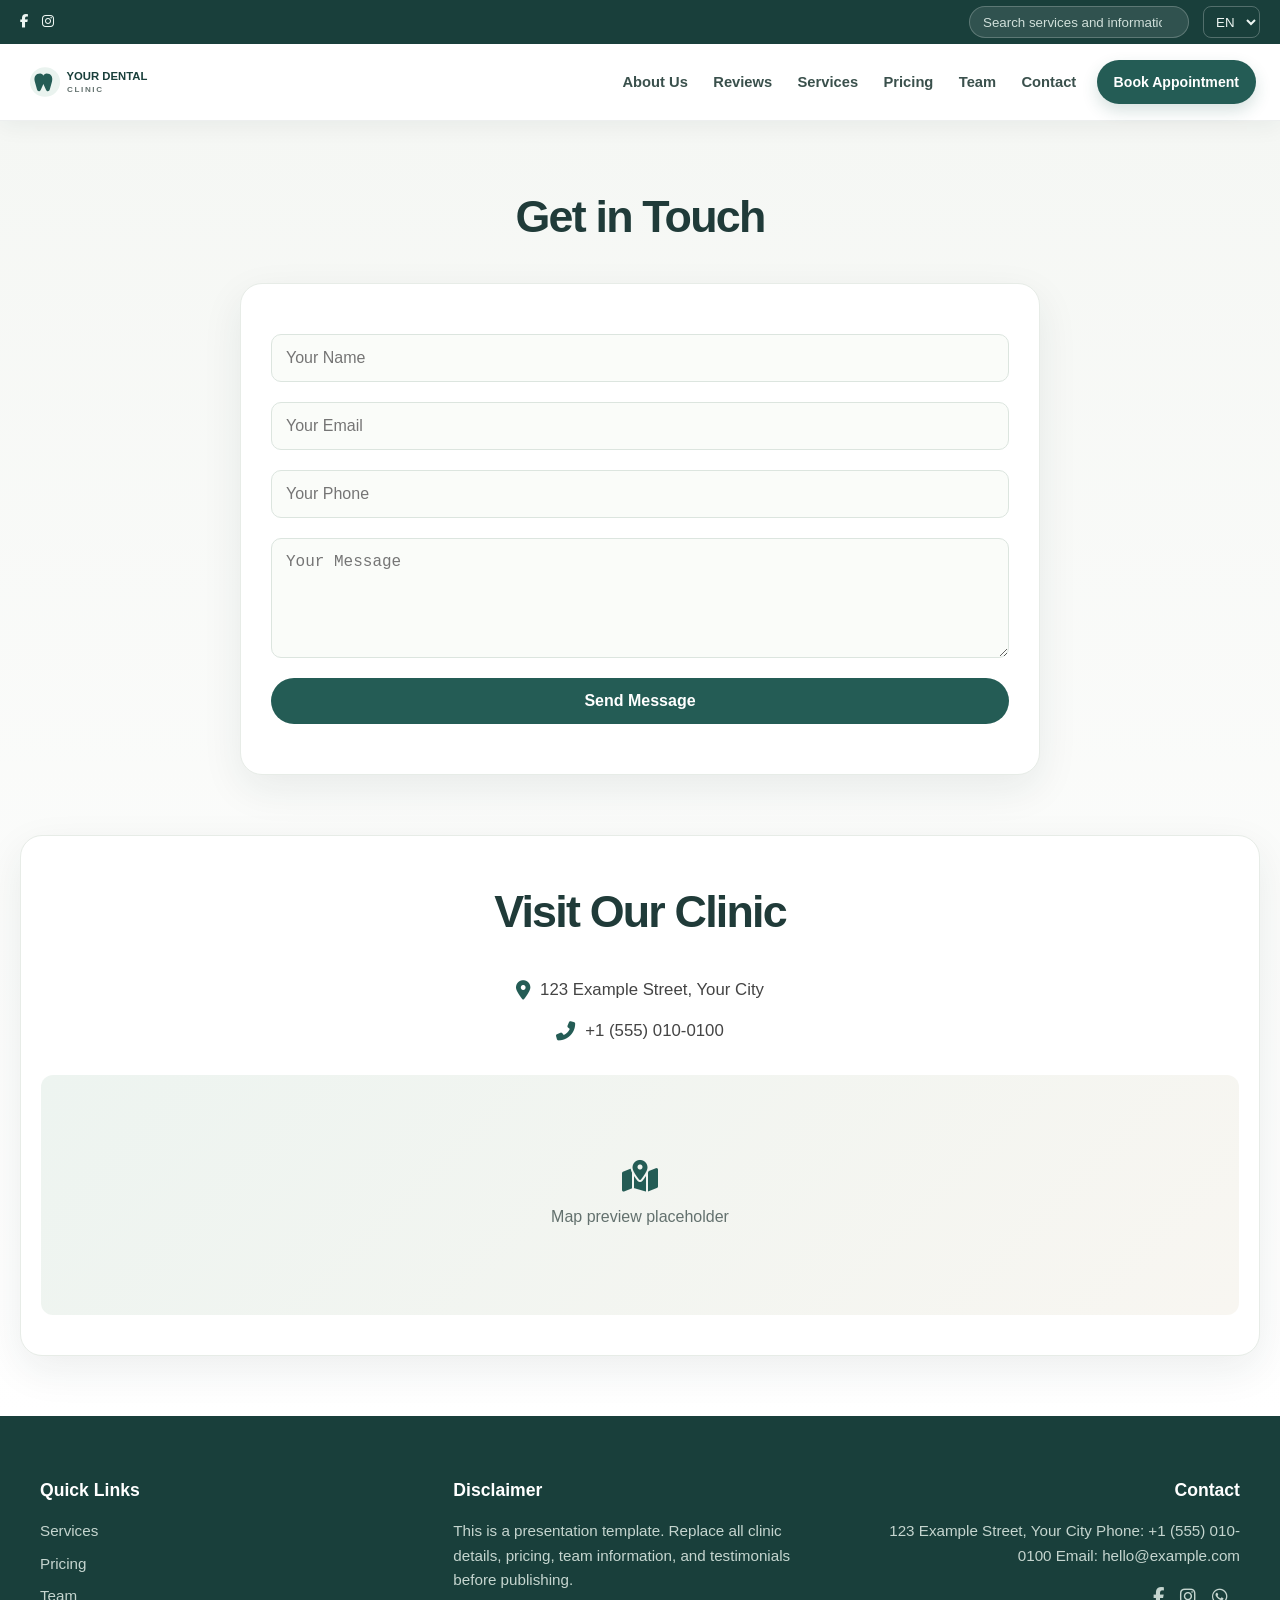
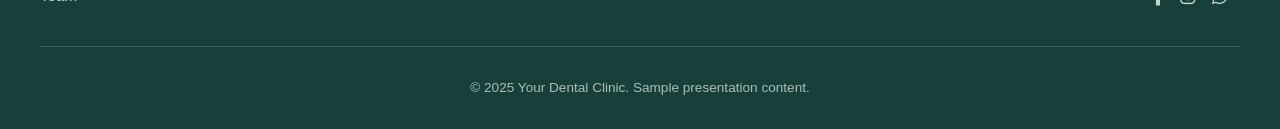
<file: pages/contacts.html>
<!DOCTYPE html>
<html lang="en">
<head>
  <meta charset="UTF-8" />
  <meta name="viewport" content="width=device-width, initial-scale=1.0"/>
  <title>Your Dental Clinic - Contact</title>
  <link rel="stylesheet" href="../styles.css" />
  <script defer src="../js/translations.js"></script>
  <script defer src="../script.js"></script>
  <link rel="stylesheet" href="https://cdnjs.cloudflare.com/ajax/libs/font-awesome/6.4.0/css/all.min.css" />
  <link rel="icon" type="image/svg+xml" href="../images/generic-dental-logo.svg">
  <style>
    body {
      background-color: #f7fafd;
      margin: 0;
    }

    .contact-section {
      padding: 60px 20px;
      display: flex;
      flex-direction: column;
      align-items: center;
      text-align: center;
    }

    .section-header {
      display: flex;
      align-items: center;
      justify-content: center;
      gap: 20px;
      margin-bottom: 30px;
    }

    .section-header h2 {
      font-size: 2.2rem;
      color: #333;
      margin: 0;
    }

    .section-header .line {
      height: 1px;
      background-color: #ccc;
      flex: 1;
      max-width: 100px;
    }

    .section-header.no-lines .line {
      display: none;
    }

    .contact-container {
      background-color: #ffffff;
      border-radius: 16px;
      padding: 50px 30px;
      max-width: 800px;
      width: 100%;
      box-shadow: 0 10px 24px rgba(0, 0, 0, 0.06);
    }

    .contact-form {
      display: flex;
      flex-direction: column;
      gap: 20px;
    }

    .contact-form input,
    .contact-form textarea {
      width: 100%;
      padding: 14px;
      border: 1px solid #d1e4ec;
      border-radius: 10px;
      font-size: 1rem;
      box-sizing: border-box;
      background: #fafafa;
    }

    .contact-form textarea {
      resize: vertical;
      min-height: 120px;
    }

    .contact-form button {
      background-color: #90e0ef;
      color: #333;
      border: none;
      font-weight: bold;
      cursor: pointer;
      padding: 14px;
      border-radius: 30px;
      transition: 0.3s;
      font-size: 1rem;
    }

    .contact-form button:hover {
      background-color: #90e0ef;
    }

    .map-section {
      margin-top: 60px;
      width: 100%;
      background-color: #ffffff;
      padding: 40px 20px;
      border-radius: 16px;
      box-shadow: 0 10px 24px rgba(0, 0, 0, 0.06);
    }

    .clinic-info {
      display: flex;
      flex-direction: column;
      align-items: center;
      gap: 14px;
      margin: 25px 0 30px;
      font-size: 1.05rem;
      color: #444;
    }

    .clinic-info .info-item {
      display: flex;
      align-items: center;
      gap: 10px;
      font-weight: 500;
    }

    .clinic-info i {
      color: #90e0ef;
      font-size: 1.2rem;
    }

    .map-embed {
      width: 100%;
      height: 400px;
      border-radius: 12px;
      border: none;
    }

    /* Responsive */
    @media (max-width: 768px) {
      .nav-links {
        background-color: white !important;
      }

      .section-header {
        flex-direction: column;
      }
    }
  </style>
</head>
<body>

<!-- Top Navbar -->
<header class="top-navbar" style="margin-bottom: 0;">
  <div class="social-icons">
    <a href="#"><i class="fab fa-facebook-f"></i></a>
    <a href="#"><i class="fab fa-instagram"></i></a>
  </div>
  <div class="search-container">
    <input type="text" id="searchInput" placeholder="Search..." />
  </div>
  <div class="language-select">
    <select id="language">
      <option value="en">EN</option>
      <option value="it">IT</option>
      <option value="al">AL</option>
    </select>
  </div>
</header>

<!-- Dentozen-style Navbar -->
<nav class="dentozen-navbar" style="margin-top: 0;">
  <div class="nav-content">
    <div class="logo">
      <a href="../index.html">
        <img src="../images/generic-dental-logo.svg" alt="Your Dental Clinic" />
      </a>
    </div>
    <button class="hamburger" type="button" aria-label="Open navigation menu" aria-controls="navLinks" aria-expanded="false"><i class="fas fa-bars"></i></button>
    <ul class="nav-links" id="navLinks">
      <li><a href="../pages/aboutus.html" data-i18n="nav_about">About Us</a></li>
      <li><a href="../pages/testimonials.html" data-i18n="nav_reviews">Reviews</a></li>
      <li><a href="../pages/treatments.html" data-i18n="nav_services">Services</a></li>
      <li><a href="../pages/pricing.html" data-i18n="nav_pricing">Pricing</a></li>
      <li><a href="../pages/team.html" data-i18n="nav_team">Team</a></li>
      <li><a href="../pages/contacts.html" data-i18n="nav_contact">Contact</a></li>
      <li class="nav-appointment"><a class="appointment-btn" href="../pages/contacts.html#contact-form" data-i18n="book">Book Appointment</a></li>
    </ul>
  </div>
</nav>

<!-- Contact Form Section -->
<section class="contact-section" id="contact-form">
  <div class="section-header">
    <div class="line"></div>
    <h2 data-i18n="contact.title">Get in Touch</h2>
    <div class="line"></div>
  </div>

  <div class="contact-container">
    <form class="contact-form" data-demo-form>
      <input type="text" name="name" placeholder="Your Name" required />
      <input type="email" name="email" placeholder="Your Email" required />
      <input type="tel" name="phone" placeholder="Your Phone" />
      <textarea name="message" placeholder="Your Message" required></textarea>
      <button type="submit" data-i18n="contact.form.button">Send Message</button>
      <p class="form-notice" role="status" aria-live="polite" hidden></p>
    </form>
  </div>

  <!-- Visit Clinic Section -->
  <div class="map-section">
    <div class="section-header no-lines">
      <div class="line"></div>
      <h2 data-i18n="visit.title">Visit Our Clinic</h2>
      <div class="line"></div>
    </div>

    <div class="clinic-info">
      <div class="info-item">
        <i class="fas fa-map-marker-alt"></i>
        <span data-i18n="visit.address">123 Example Street, Your City</span>
      </div>
      <div class="info-item">
        <i class="fas fa-phone-alt"></i>
        <span data-i18n="visit.phone">+1 (555) 010-0100</span>
      </div>
    </div>

    <div class="map-placeholder" role="img" aria-label="Sample map placeholder">
      <i class="fas fa-map-location-dot" aria-hidden="true"></i>
      <p data-i18n="map.placeholder">Map preview placeholder</p>
    </div>
  </div>
</section>

<!-- Footer -->
<footer class="footer">
  <div class="footer-grid">
    <div>
      <h4 data-i18n="footer.quicklinks.title">Quick Links</h4>
      <ul>
        <li><a href="../pages/treatments.html" data-i18n="footer.quicklinks.services">Services</a></li>
        <li><a href="../pages/pricing.html" data-i18n="footer.quicklinks.pricing">Pricing</a></li>
        <li><a href="../pages/team.html" data-i18n="footer.quicklinks.team">Team</a></li>
      </ul>
    </div>
    <div>
      <h4 data-i18n="footer.disclaimer.title">Disclaimer</h4>
      <p data-i18n="footer.disclaimer.text">
        This is a presentation template. Replace all clinic details, pricing, team information, and testimonials before publishing.
      </p>
    </div>
    <div class="contactfootercontent">
      <h4 data-i18n="footer.contact.title">Contact</h4>
      <p data-i18n="footer.contact.text">
        123 Example Street, Your City<br>Phone: +1 (555) 010-0100<br>Email: hello@example.com
      </p>
      <div class="social-icons">
        <a href="#"><i class="fab fa-facebook-f"></i></a>
        <a href="#"><i class="fab fa-instagram"></i></a>
        <a href="#"><i class="fab fa-whatsapp"></i></a>
      </div>
    </div>
  </div>
  <div class="copyright" data-i18n="footer.copyright">
    © 2025 Your Dental Clinic. Sample presentation content.
  </div>
</footer>
<button id="scrollToTopBtn"><i class="fas fa-chevron-up"></i></button>

<!-- Inline language JS for EN/IT with persistence across pages -->
<script>
  (function () {
    const translations = {
      en: {
        "search.placeholder": "Search...",

        "nav.about": "About Us",
        "nav.reviews": "Reviews",
        "nav.services": "Services",
        "nav.pricing": "Pricing",
        "nav.team": "Team",
        "nav.contact": "Contact",
        "nav.appointment": "Book Appointment",

        "contact.title": "Get in Touch",
        "contact.form.button": "Send Message",
        "visit.title": "Visit Our Clinic",
        "visit.address": "123 Example Street, Your City",
        "visit.phone": "+1 (555) 010-0100",

        "footer.quicklinks.title": "Quick Links",
        "footer.quicklinks.services": "Services",
        "footer.quicklinks.pricing": "Pricing",
        "footer.quicklinks.team": "Team",

        "footer.disclaimer.title": "Disclaimer",
        "footer.disclaimer.text": "This is a presentation template. Replace all clinic details, pricing, team information, and testimonials before publishing.",

        "footer.contact.title": "Contact",
        "footer.contact.text": "123 Example Street, Your City<br>Phone: +1 (555) 010-0100<br>Email: hello@example.com",

        "footer.copyright": "© 2025 Your Dental Clinic. Sample presentation content.",

        "contact.form.namePlaceholder": "Your Name",
        "contact.form.emailPlaceholder": "Your Email",
        "contact.form.phonePlaceholder": "Your Phone",
        "contact.form.messagePlaceholder": "Your Message"
      },

      it: {
        "search.placeholder": "Cerca...",

        "nav.about": "Chi Siamo",
        "nav.reviews": "Recensioni",
        "nav.services": "Trattamenti",
        "nav.pricing": "Prezzi",
        "nav.team": "Team",
        "nav.contact": "Contatti",
        "nav.appointment": "Prenota una Visita",

        "contact.title": "Contattaci",
        "contact.form.button": "Invia messaggio",
        "visit.title": "Visita la nostra clinica",
        "visit.address": "123 Example Street, Your City",
        "visit.phone": "+1 (555) 010-0100",

        "footer.quicklinks.title": "Link rapidi",
        "footer.quicklinks.services": "Trattamenti",
        "footer.quicklinks.pricing": "Prezzi",
        "footer.quicklinks.team": "Team",

        "footer.disclaimer.title": "Disclaimer",
        "footer.disclaimer.text": "Questo è un modello dimostrativo. Sostituisci i dettagli della clinica, i prezzi, il team e le testimonianze prima della pubblicazione.",

        "footer.contact.title": "Contatti",
        "footer.contact.text": "123 Example Street, Your City<br>Telefono: +1 (555) 010-0100<br>Email: hello@example.com",

        "footer.copyright": "© 2025 Your Dental Clinic. Contenuto dimostrativo.",

        "contact.form.namePlaceholder": "Il tuo nome",
        "contact.form.emailPlaceholder": "La tua email",
        "contact.form.phonePlaceholder": "Il tuo numero di telefono",
        "contact.form.messagePlaceholder": "Il tuo messaggio"
      }
    };

    function applyTranslations(lang) {
      const dict = translations[lang] || translations["en"];

      // Elements with data-i18n
      const elements = document.querySelectorAll("[data-i18n]");
      elements.forEach(el => {
        const key = el.dataset.i18n;
        if (dict[key]) {
          el.innerHTML = dict[key];
        }
      });

      // Search placeholder
      const searchInput = document.getElementById("searchInput");
      if (searchInput && dict["search.placeholder"]) {
        searchInput.setAttribute("placeholder", dict["search.placeholder"]);
      }

      // Form placeholders
      const nameInput = document.querySelector('input[name="name"]');
      const emailInput = document.querySelector('input[name="email"]');
      const phoneInput = document.querySelector('input[name="phone"]');
      const messageInput = document.querySelector('textarea[name="message"]');

      if (nameInput && dict["contact.form.namePlaceholder"]) {
        nameInput.setAttribute("placeholder", dict["contact.form.namePlaceholder"]);
      }
      if (emailInput && dict["contact.form.emailPlaceholder"]) {
        emailInput.setAttribute("placeholder", dict["contact.form.emailPlaceholder"]);
      }
      if (phoneInput && dict["contact.form.phonePlaceholder"]) {
        phoneInput.setAttribute("placeholder", dict["contact.form.phonePlaceholder"]);
      }
      if (messageInput && dict["contact.form.messagePlaceholder"]) {
        messageInput.setAttribute("placeholder", dict["contact.form.messagePlaceholder"]);
      }

      // Update <html lang="">
      document.documentElement.lang = lang;
    }

          function loadSavedLanguage() {
        try { return localStorage.getItem("siteLanguage"); }
        catch (error) { if (error.name !== "SecurityError") throw error; return null; }
      }
      function persistLanguage(language) {
        try { localStorage.setItem("siteLanguage", language); }
        catch (error) { if (error.name !== "SecurityError") throw error; }
      }
      document.addEventListener("DOMContentLoaded", function () {
      if (document.documentElement.lang === "al") return;
const select = document.getElementById("language");
      const savedLang = new URLSearchParams(location.search).get("lang") || loadSavedLanguage() || "en";
      const initialLang = (savedLang === "en" || savedLang === "it") ? savedLang : "en";

      if (select) {
        select.value = initialLang;
      }

      applyTranslations(initialLang);

      if (select) {
        select.addEventListener("change", function () {
          const selected = select.value;
          if (selected === "al") return;
          const effectiveLang = (selected === "en" || selected === "it") ? selected : "en";
          persistLanguage(effectiveLang);
          applyTranslations(effectiveLang);
        });
      }
    });
  })();
</script>

</body>
</html>
</file>
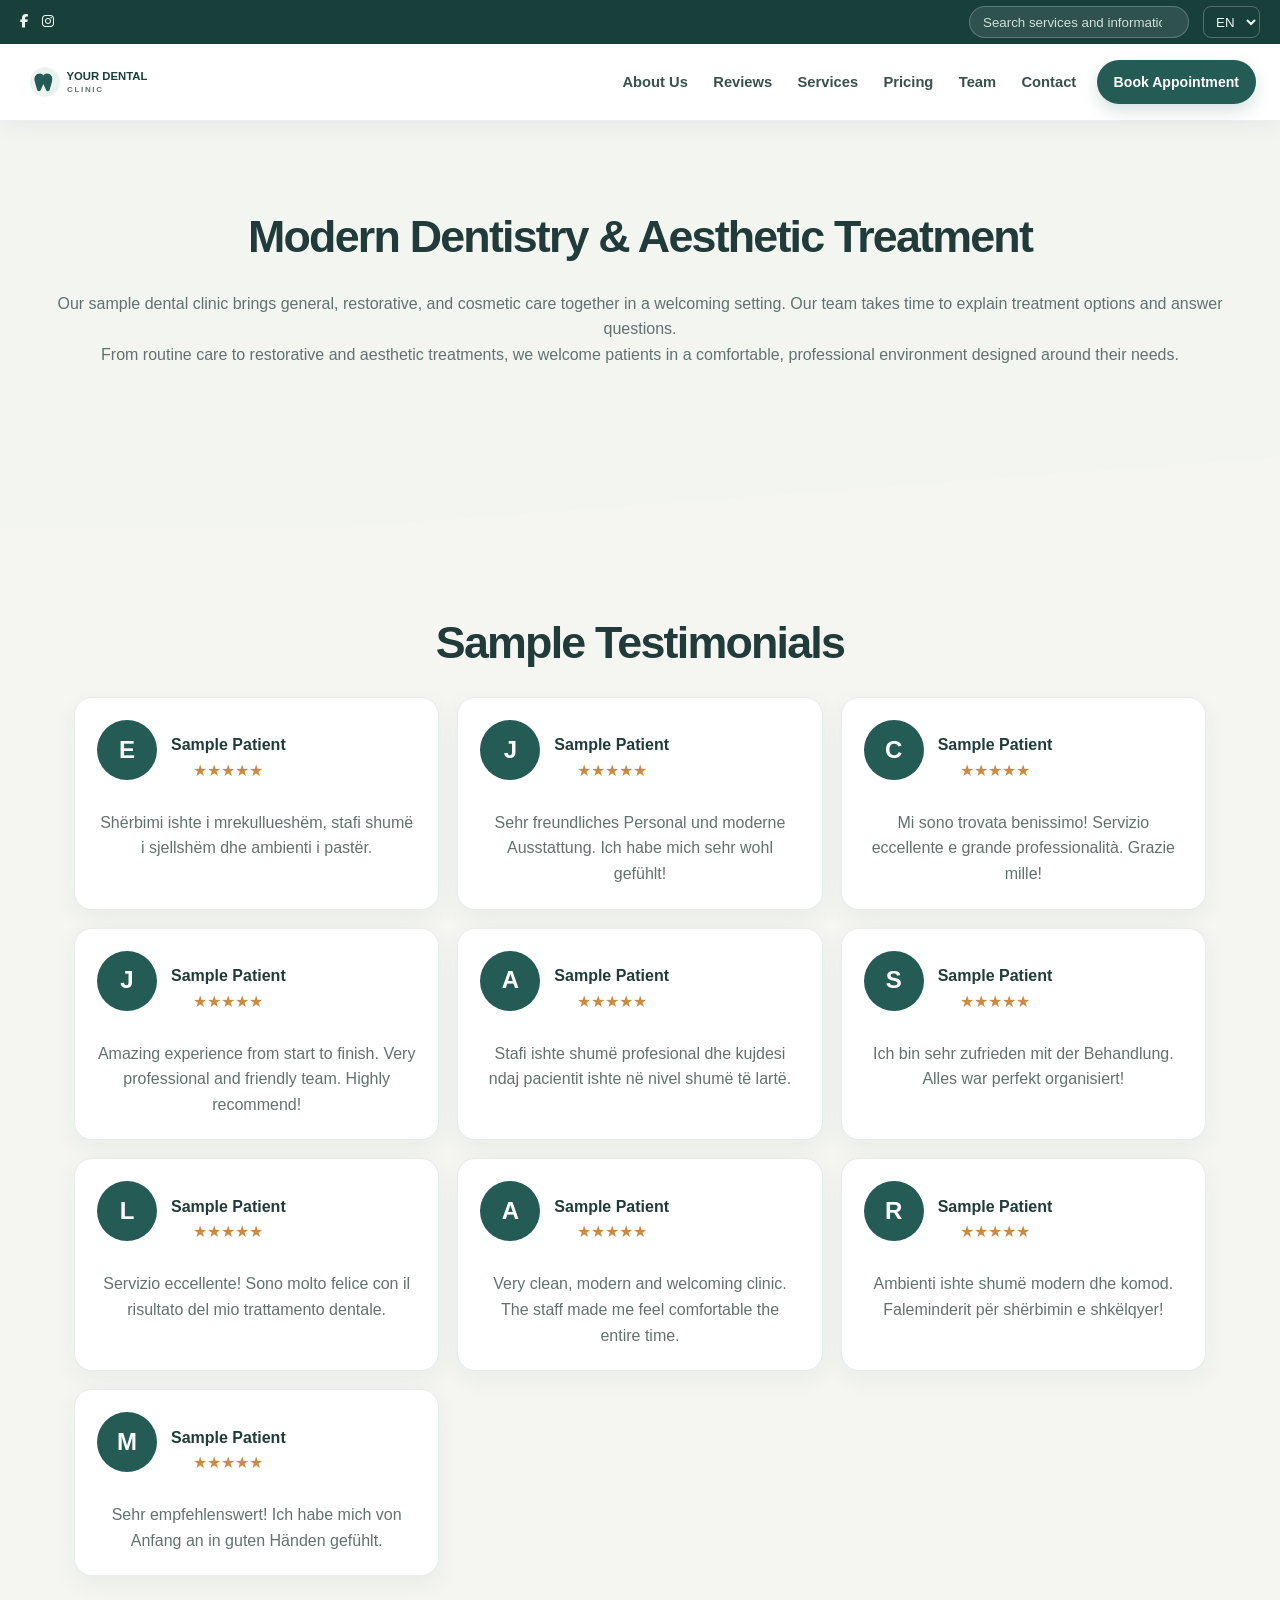
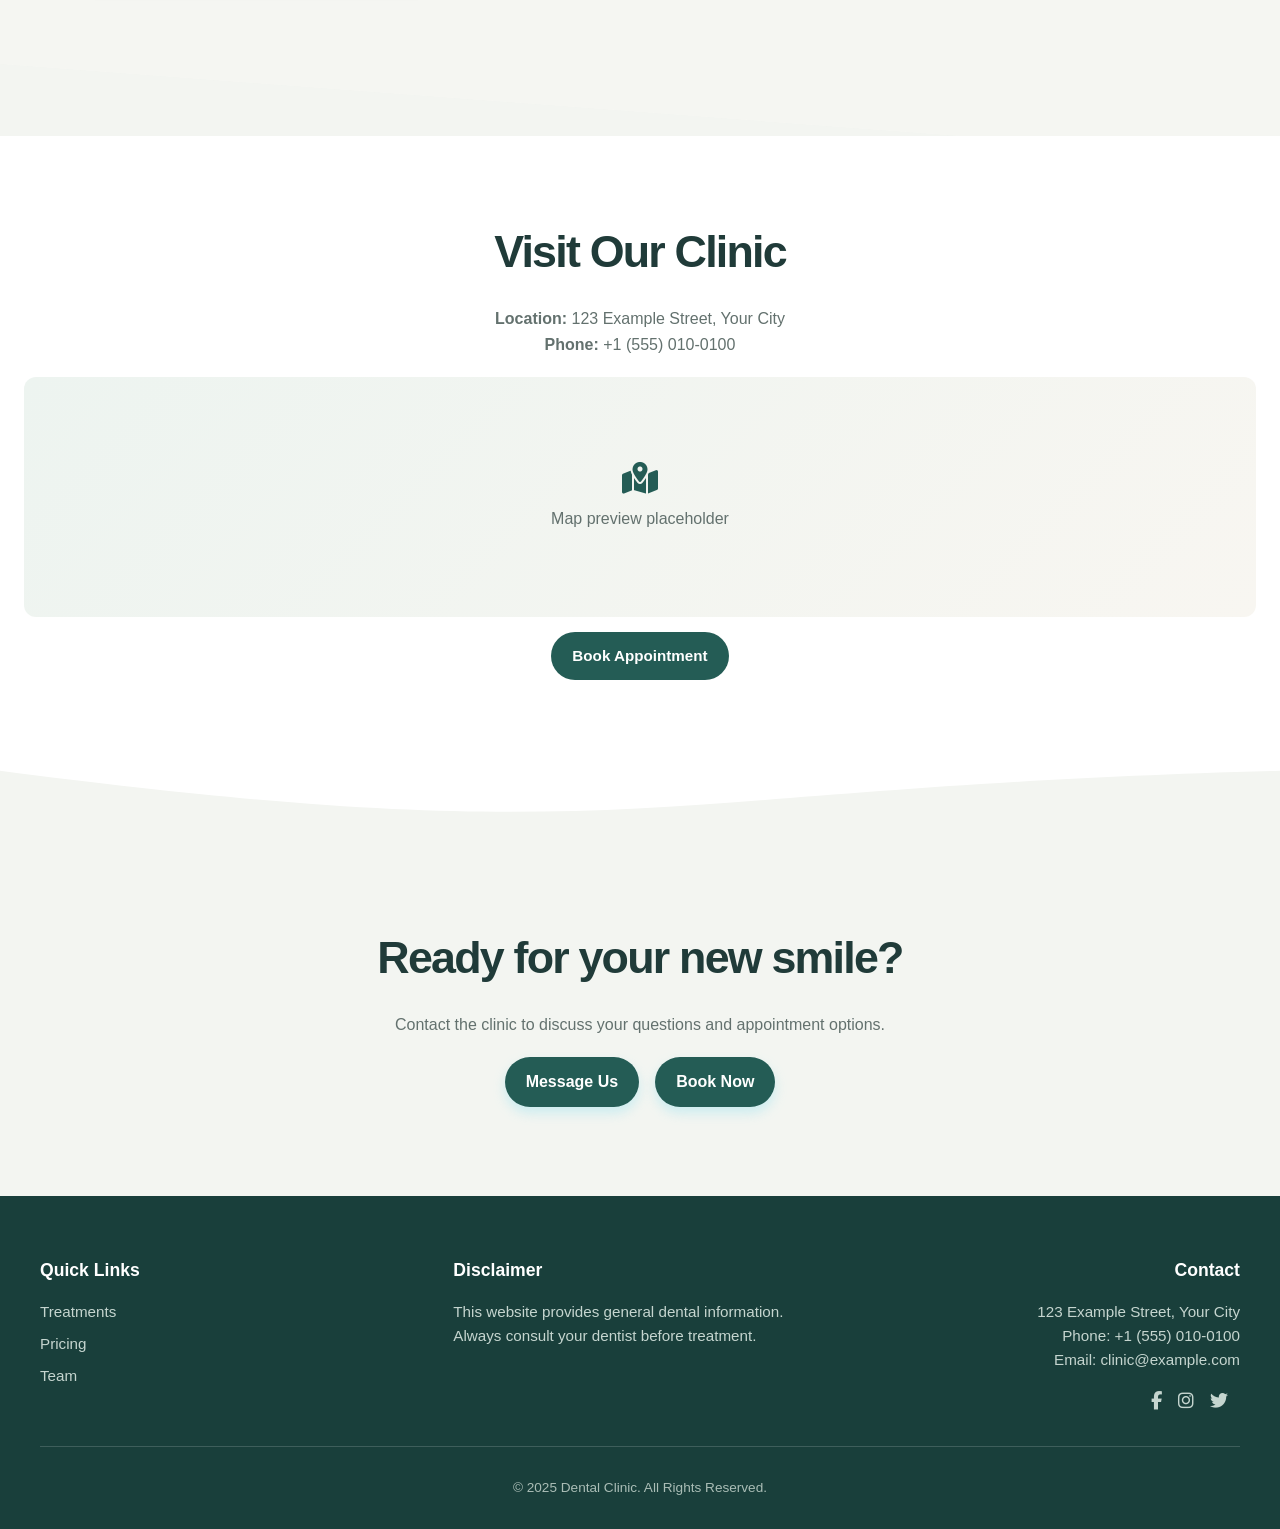
<file: pages/patients.html>
<!-- PART 1: HEAD AND NAVBAR -->
<!DOCTYPE html>
<html lang="en">
<head>
  <meta charset="UTF-8" />
  <meta name="viewport" content="width=device-width, initial-scale=1.0" />
  <title>Dental Clinic</title>
  <link rel="stylesheet" href="../styles.css" />
  <script defer src="../js/translations.js"></script>
  <script defer src="../script.js"></script>
  <link rel="stylesheet" href="https://cdnjs.cloudflare.com/ajax/libs/font-awesome/6.4.0/css/all.min.css" />
</head>
<body>

<!-- Top Navbar -->
<header class="top-navbar" style="margin-bottom: 0;">
  <div class="social-icons">
    <a href="#"><i class="fab fa-facebook-f"></i></a>
    <a href="#"><i class="fab fa-instagram"></i></a>
  </div>
  <div class="search-container">
    <input type="text" id="searchInput" placeholder="Search..." />
  </div>
  <div class="language-select">
    <select id="language">
      <option value="en">EN</option>
      <option value="it">IT</option>
      <option value="al">AL</option>
    </select>
  </div>
</header>
<nav class="dentozen-navbar" style="margin-top: 0;">
  <div class="nav-content">
    <div class="logo">
  <a href="../index.html">
    <img src="../images/generic-dental-logo.svg" alt="Your Dental Clinic" />
  </a>
</div>

    <button class="hamburger" type="button" aria-label="Open navigation menu" aria-controls="navLinks" aria-expanded="false"><i class="fas fa-bars"></i></button>
    <ul class="nav-links" id="navLinks">
      <li><a href="aboutus.html" data-i18n="nav_about">About Us</a></li>
      <li><a href="testimonials.html" data-i18n="nav_reviews">Reviews</a></li>
      <li><a href="treatments.html" data-i18n="nav_services">Services</a></li>
      <li><a href="pricing.html" data-i18n="nav_pricing">Pricing</a></li>
      <li><a href="team.html" data-i18n="nav_team">Team</a></li>
      <li><a href="contacts.html" data-i18n="nav_contact">Contact</a></li>
      <li class="nav-appointment"><a class="appointment-btn" href="contacts.html#contact-form" data-i18n="book">Book Appointment</a></li>
    </ul>
  </div>
</nav>

<!-- Info Section -->
<section class="section beige">
  <h2 class="section-title" data-i18n="modern_dentistry">Modern Dentistry & Aesthetic Treatment</h2>
  <p data-i18n="modern_text">
    This page contains sample patient information and testimonials for presentation. Replace hours, location, contact details, and reviews before publishing.
  </p>
</section>

<section class="reviews-section">
  <div class="section-divider top-divider">
    <svg viewBox="0 0 1440 100" preserveAspectRatio="none">
      <path fill="#fdf7f1" d="M0,96L1440,0L1440,0L0,0Z"></path>
    </svg>
  </div>

  <div class="section reviews-inner">
    <h2 class="section-title" data-i18n="patient_reviews">Patient Reviews</h2>
    <div class="review-list">

      <div class="review">
        <div class="review-header">
          <div class="avatar">E</div>
          <div><strong>Sample Patient</strong><br /><span class="stars">★★★★★</span></div>
        </div>
        <p>Shërbimi ishte i mrekullueshëm, stafi shumë i sjellshëm dhe ambienti i pastër.</p>
      </div>

      <div class="review">
        <div class="review-header">
          <div class="avatar">J</div>
          <div><strong>Sample Patient</strong><br /><span class="stars">★★★★★</span></div>
        </div>
        <p>Sehr freundliches Personal und moderne Ausstattung. Ich habe mich sehr wohl gefühlt!</p>
      </div>

      <div class="review">
      <div class="review-header">
        <div class="avatar">C</div>
        <div>
          <strong>Sample Patient</strong><br />
          <span class="stars">★★★★★</span>
        </div>
      </div>
      <p>Mi sono trovata benissimo! Servizio eccellente e grande professionalità. Grazie mille!</p>
    </div>

    <div class="review">
      <div class="review-header">
        <div class="avatar">J</div>
        <div>
          <strong>Sample Patient</strong><br />
          <span class="stars">★★★★★</span>
        </div>
      </div>
      <p>Amazing experience from start to finish. Very professional and friendly team. Highly recommend!</p>
    </div>

    <div class="review">
      <div class="review-header">
        <div class="avatar">A</div>
        <div>
          <strong>Sample Patient</strong><br />
          <span class="stars">★★★★★</span>
        </div>
      </div>
      <p>Stafi ishte shumë profesional dhe kujdesi ndaj pacientit ishte në nivel shumë të lartë.</p>
    </div>

    <div class="review">
      <div class="review-header">
        <div class="avatar">S</div>
        <div>
          <strong>Sample Patient</strong><br />
          <span class="stars">★★★★★</span>
        </div>
      </div>
      <p>Ich bin sehr zufrieden mit der Behandlung. Alles war perfekt organisiert!</p>
    </div>

    <div class="review">
      <div class="review-header">
        <div class="avatar">L</div>
        <div>
          <strong>Sample Patient</strong><br />
          <span class="stars">★★★★★</span>
        </div>
      </div>
      <p>Servizio eccellente! Sono molto felice con il risultato del mio trattamento dentale.</p>
    </div>

    <div class="review">
      <div class="review-header">
        <div class="avatar">A</div>
        <div>
          <strong>Sample Patient</strong><br />
          <span class="stars">★★★★★</span>
        </div>
      </div>
      <p>Very clean, modern and welcoming clinic. The staff made me feel comfortable the entire time.</p>
    </div>

    <div class="review">
      <div class="review-header">
        <div class="avatar">R</div>
        <div>
          <strong>Sample Patient</strong><br />
          <span class="stars">★★★★★</span>
        </div>
      </div>
      <p>Ambienti ishte shumë modern dhe komod. Faleminderit për shërbimin e shkëlqyer!</p>
    </div>

    <div class="review">
      <div class="review-header">
        <div class="avatar">M</div>
        <div>
          <strong>Sample Patient</strong><br />
          <span class="stars">★★★★★</span>
        </div>
      </div>
      <p>Sehr empfehlenswert! Ich habe mich von Anfang an in guten Händen gefühlt.</p>
    </div>

    </div>
  </div>

  <div class="section-divider bottom-divider">
    <svg viewBox="0 0 1440 100" preserveAspectRatio="none">
      <path fill="#fdf7f1" d="M0,0L1440,96L1440,100L0,100Z"></path>
    </svg>
  </div>
</section>

<!-- Contact -->
<section class="section contact" id="contact">
  <h2 class="section-title" data-i18n="contact_us">How Can You Find Us?</h2>
  <p><strong>Location:</strong> 123 Example Street, Your City</p>
  <p><strong>Phone:</strong> +1 (555) 010-0100</p>
  <div class="map-placeholder" id="map-preview" role="img" aria-label="Sample map placeholder"><i class="fas fa-map-location-dot" aria-hidden="true"></i><p data-i18n="map_placeholder">Map preview placeholder</p></div>
  <a href="#contact-form" class="btn primary" data-i18n="book">Book Appointment</a>
</section>

<!-- Questions Section -->
<div class="section-divider wave-down">
  <svg viewBox="0 0 1200 120" preserveAspectRatio="none">
    <path d="M0,0 C600,100 600,20 1200,0 L1200,120 L0,120 Z" fill="#fdf7f1"></path>
  </svg>
</div>
<section class="section beige">
  <h2 class="section-title" data-i18n="questions">Questions about your treatment?</h2>
  <p data-i18n="email_or_book">Feel free to email us or book an appointment now.</p>
  <div class="hero-buttons" style="margin-top: 20px;">
    <a href="mailto:clinic@example.com" class="btn secondary">Message Us</a>
    <a href="../pages/contacts.html#contact-form" class="btn primary">Book Now</a>
  </div>
</section>

<!-- Footer -->
<footer class="footer">
  <div class="footer-grid">
    <div>
      <h4>Quick Links</h4>
      <ul>
        <li><a href="../pages/treatments.html">Treatments</a></li>
        <li><a href="../pages/pricing.html">Pricing</a></li>
        <li><a href="../pages/team.html">Team</a></li>
      </ul>
    </div>
    <div>
      <h4>Disclaimer</h4>
      <p>This website provides general dental information. Always consult your dentist before treatment.</p>
    </div>
    <div class="contactfootercontent">
  <h4>Contact</h4>
  <p>123 Example Street, Your City<br>Phone: +1 (555) 010-0100<br>Email: clinic@example.com</p>
  <div class="social-icons">
    <a href="#"><i class="fab fa-facebook-f"></i></a>
    <a href="#"><i class="fab fa-instagram"></i></a>
    <a href="#"><i class="fab fa-twitter"></i></a>
  </div>
</div>

</div>

  </div>
  <div class="copyright">
    © 2025 Dental Clinic. All Rights Reserved.
  </div>
</footer>
<button id="scrollToTopBtn"><i class="fas fa-chevron-up"></i></button>
</body>
</html>
</file>
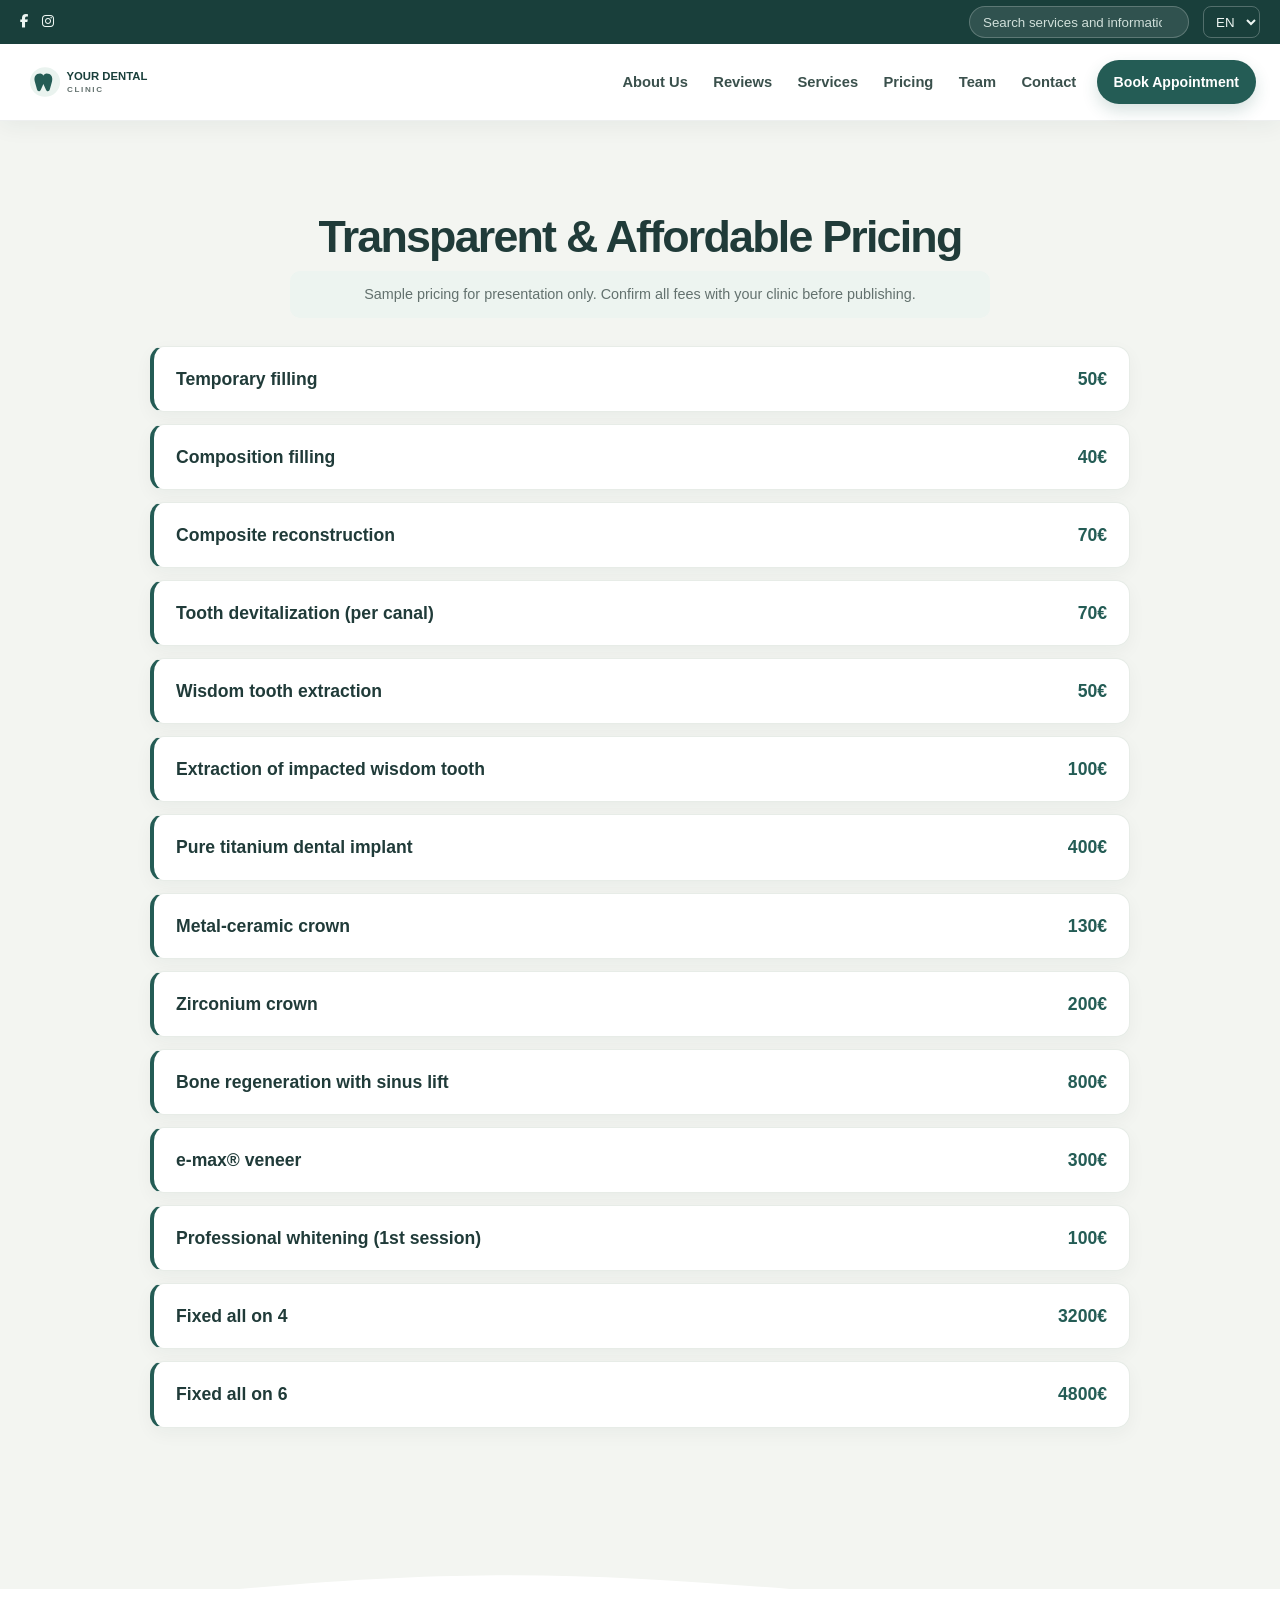
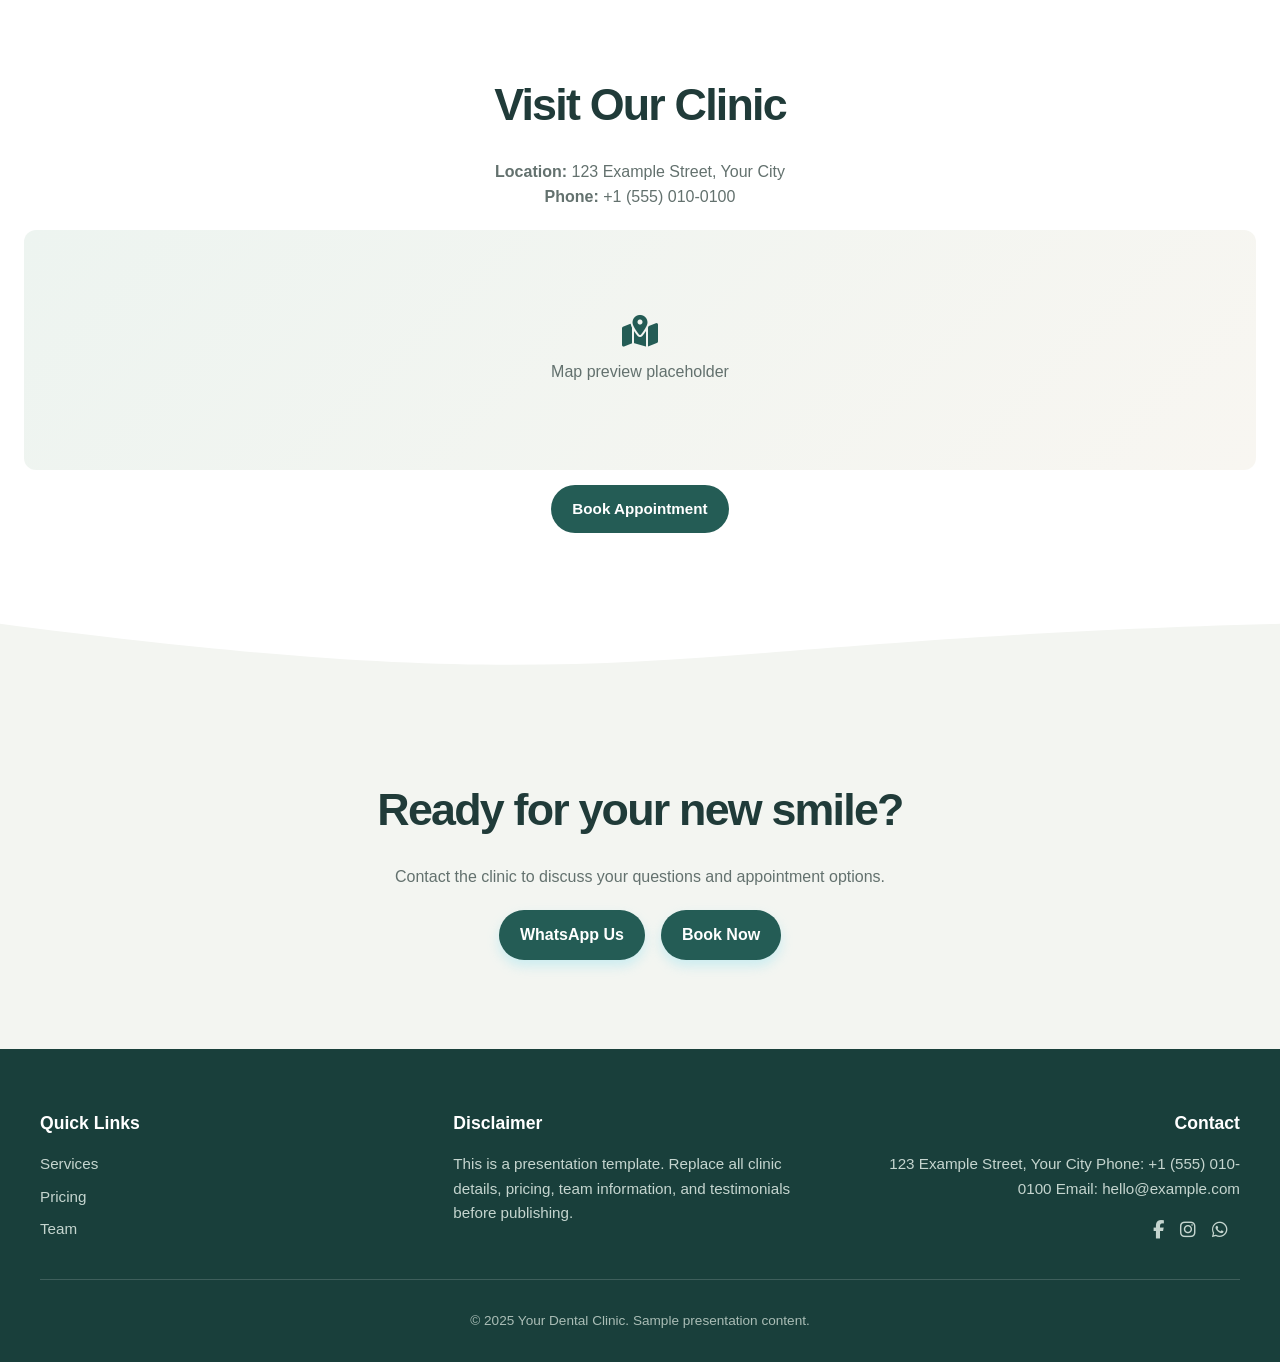
<file: pages/pricing.html>
<!-- PART 1: HEAD AND NAVBAR -->
<!DOCTYPE html>
<html lang="en">
<head>
  <meta charset="UTF-8" />
  <meta name="viewport" content="width=device-width, initial-scale=1.0" />
  <title>Your Dental Clinic - Pricing</title>
  <link rel="stylesheet" href="../styles.css" />
  <script defer src="../js/translations.js"></script>
  <script defer src="../script.js"></script>
  <link rel="stylesheet" href="https://cdnjs.cloudflare.com/ajax/libs/font-awesome/6.4.0/css/all.min.css" />
  <link rel="icon" type="image/svg+xml" href="../images/generic-dental-logo.svg">
</head>
<body>

<!-- Top Navbar -->
<header class="top-navbar" style="margin-bottom: 0;">
  <div class="social-icons">
    <a href="#"><i class="fab fa-facebook-f"></i></a>
    <a href="#"><i class="fab fa-instagram"></i></a>
  </div>
  <div class="search-container">
    <input type="text" id="searchInput" placeholder="Search..." />
  </div>
  <div class="language-select">
    <select id="language">
      <option value="en">EN</option>
      <option value="it">IT</option>
      <option value="al">AL</option>
    </select>
  </div>
</header>

<nav class="dentozen-navbar" style="margin-top: 0;">
  <div class="nav-content">
    <div class="logo">
      <a href="../index.html">
        <img src="../images/generic-dental-logo.svg" alt="Your Dental Clinic" />
      </a>
    </div>

    <button class="hamburger" type="button" aria-label="Open navigation menu" aria-controls="navLinks" aria-expanded="false"><i class="fas fa-bars"></i></button>
    <ul class="nav-links" id="navLinks">
      <li><a href="../pages/aboutus.html" data-i18n="nav_about">About Us</a></li>
      <li><a href="../pages/testimonials.html" data-i18n="nav_reviews">Reviews</a></li>
      <li><a href="../pages/treatments.html" data-i18n="nav_services">Services</a></li>
      <li><a href="../pages/pricing.html" data-i18n="nav_pricing">Pricing</a></li>
      <li><a href="../pages/team.html" data-i18n="nav_team">Team</a></li>
      <li><a href="../pages/contacts.html" data-i18n="nav_contact">Contact</a></li>
      <li class="nav-appointment"><a class="appointment-btn" href="../pages/contacts.html#contact-form" data-i18n="book">Book Appointment</a></li>
    </ul>
  </div>
</nav>

<!-- Pricing -->
<section id="pricing" class="pricing-section">
  <div class="container">
    <h2 class="section-title" data-i18n="pricing_title">Our Pricing</h2>
    <p class="sample-content-note" data-i18n="sample_pricing_note">Sample pricing for presentation only. Confirm all fees with your clinic before publishing.</p>
    <div class="pricing-table">
      <div class="pricing-item">
        <span class="treatment" data-i18n="temporary_filling">Temporary filling</span>
        <span class="price">50€</span>
      </div>
      <div class="pricing-item">
        <span class="treatment" data-i18n="composition_filling">Composition filling</span>
        <span class="price">40€</span>
      </div>
      <div class="pricing-item">
        <span class="treatment" data-i18n="composite_reconstruction">Composite reconstruction</span>
        <span class="price">70€</span>
      </div>
      <div class="pricing-item">
        <span class="treatment" data-i18n="tooth_devitalization">Tooth devitalization (per canal)</span>
        <span class="price">70€</span>
      </div>
      <div class="pricing-item">
        <span class="treatment" data-i18n="wisdom_tooth_extraction">Wisdom tooth extraction</span>
        <span class="price">50€</span>
      </div>
      <div class="pricing-item">
        <span class="treatment" data-i18n="impacted_extraction">Extraction of impacted wisdom tooth</span>
        <span class="price">100€</span>
      </div>
      <div class="pricing-item">
        <span class="treatment" data-i18n="titanium_implant">Pure titanium dental implant</span>
        <span class="price">400€</span>
      </div>
      <div class="pricing-item">
        <span class="treatment" data-i18n="metal_ceramic_crown">Metal-ceramic crown</span>
        <span class="price">130€</span>
      </div>
      <div class="pricing-item">
        <span class="treatment" data-i18n="zirconium_crown">Zirconium crown</span>
        <span class="price">200€</span>
      </div>
      <div class="pricing-item">
        <span class="treatment" data-i18n="bone_regeneration">Bone regeneration with sinus lift</span>
        <span class="price">800€</span>
      </div>
      <div class="pricing-item">
        <span class="treatment" data-i18n="emax_veneer">e-max® veneer</span>
        <span class="price">300€</span>
      </div>
      <div class="pricing-item">
        <span class="treatment" data-i18n="whitening_session">Professional whitening (1st session)</span>
        <span class="price">100€</span>
      </div>
      <div class="pricing-item">
        <span class="treatment" data-i18n="all_on_4">Fixed all on 4</span>
        <span class="price">3200€</span>
      </div>
      <div class="pricing-item">
        <span class="treatment" data-i18n="all_on_6">Fixed all on 6</span>
        <span class="price">4800€</span>
      </div>
    </div>
  </div>
</section>

<div class="section-divider wave-up">
  <svg viewBox="0 0 1200 120" preserveAspectRatio="none">
    <path d="M0,120 C600,20 600,100 1200,120 L1200,0 L0,0 Z" fill="#fdf7f1"></path>
  </svg>
</div>

<!-- Contact -->
<section class="section contact" id="contact">
  <h2 class="section-title" data-i18n="contact_us">How Can You Find Us?</h2>
  <p data-i18n="contact.location"><strong>Location:</strong> 123 Example Street, Your City</p>
  <p data-i18n="contact.phone"><strong>Phone:</strong> +1 (555) 010-0100</p>
  <div class="map-placeholder" id="map-preview" role="img" aria-label="Sample map placeholder"><i class="fas fa-map-location-dot" aria-hidden="true"></i><p data-i18n="map_placeholder">Map preview placeholder</p></div>
  <a href="../pages/contacts.html" class="btn primary" data-i18n="book">Book Appointment</a>
</section>

<!-- Questions Section -->
<div class="section-divider wave-down">
  <svg viewBox="0 0 1200 120" preserveAspectRatio="none">
    <path d="M0,0 C600,100 600,20 1200,0 L1200,120 L0,120 Z" fill="#fdf7f1"></path>
  </svg>
</div>
<section class="section beige">
  <h2 class="section-title" data-i18n="questions">Questions about your treatment?</h2>
  <p data-i18n="email_or_book">Feel free to email us or book an appointment now.</p>
  <div class="hero-buttons" style="margin-top: 20px;">
    <a href="mailto:clinic@example.com" class="btn secondary" data-i18n="questions.btn.message">Message Us</a>
    <a href="../pages/contacts.html#contact-form" class="btn primary" data-i18n="questions.btn.book">Book Now</a>
  </div>
</section>

<!-- Footer -->
<footer class="footer">
  <div class="footer-grid">
    <div>
      <h4 data-i18n="footer.quicklinks.title">Quick Links</h4>
      <ul>
        <li><a href="../pages/treatments.html" data-i18n="footer.quicklinks.services">Services</a></li>
        <li><a href="../pages/pricing.html" data-i18n="footer.quicklinks.pricing">Pricing</a></li>
        <li><a href="../pages/team.html" data-i18n="footer.quicklinks.team">Team</a></li>
      </ul>
    </div>
    <div>
      <h4 data-i18n="footer.disclaimer.title">Disclaimer</h4>
      <p data-i18n="footer.disclaimer.text">
        This is a presentation template. Replace all clinic details, pricing, team information, and testimonials before publishing.
      </p>
    </div>
    <div class="contactfootercontent">
      <h4 data-i18n="footer.contact.title">Contact</h4>
      <p data-i18n="footer.contact.text">
        123 Example Street, Your City<br>Phone: +1 (555) 010-0100<br>Email: hello@example.com
      </p>
      <div class="social-icons">
        <a href="#"><i class="fab fa-facebook-f"></i></a>
        <a href="#"><i class="fab fa-instagram"></i></a>
        <a href="#"><i class="fab fa-whatsapp"></i></a>
      </div>
    </div>
  </div>

  <div class="copyright" data-i18n="footer.copyright">
    © 2025 Your Dental Clinic. Sample presentation content.
  </div>
</footer>

<button id="scrollToTopBtn"><i class="fas fa-chevron-up"></i></button>

<!-- Inline language JS for EN/IT with persistence across pages -->
<script>
  (function () {
    const translations = {
      en: {
        "search.placeholder": "Search...",

        "nav.about": "About Us",
        "nav.reviews": "Reviews",
        "nav.services": "Services",
        "nav.pricing": "Pricing",
        "nav.team": "Team",
        "nav.contact": "Contact",
        "nav.appointment": "Book Appointment",

        "pricing_title": "Our Pricing",
        "temporary_filling": "Temporary filling",
        "composition_filling": "Composition filling",
        "composite_reconstruction": "Composite reconstruction",
        "tooth_devitalization": "Tooth devitalization (per canal)",
        "wisdom_tooth_extraction": "Wisdom tooth extraction",
        "impacted_extraction": "Extraction of impacted wisdom tooth",
        "titanium_implant": "Pure titanium dental implant",
        "metal_ceramic_crown": "Metal-ceramic crown",
        "zirconium_crown": "Zirconium crown",
        "bone_regeneration": "Bone regeneration with sinus lift",
        "emax_veneer": "e-max® veneer",
        "whitening_session": "Professional whitening (1st session)",
        "all_on_4": "Fixed all on 4",
        "all_on_6": "Fixed all on 6",

        "contact_us": "How Can You Find Us?",
        "contact.location": "<strong>Location:</strong> 123 Example Street, Your City",
        "contact.phone": "<strong>Phone:</strong> +1 (555) 010-0100",
        "book": "Book Appointment",

        "questions": "Questions about your treatment?",
        "email_or_book": "Feel free to email us or book an appointment now.",
        "questions.btn.message": "Message Us",
        "questions.btn.book": "Book Now",

        "footer.quicklinks.title": "Quick Links",
        "footer.quicklinks.services": "Services",
        "footer.quicklinks.pricing": "Pricing",
        "footer.quicklinks.team": "Team",

        "footer.disclaimer.title": "Disclaimer",
        "footer.disclaimer.text": "This is a presentation template. Replace all clinic details, pricing, team information, and testimonials before publishing.",

        "footer.contact.title": "Contact",
        "footer.contact.text": "123 Example Street, Your City<br>Phone: +1 (555) 010-0100<br>Email: hello@example.com",

        "footer.copyright": "© 2025 Your Dental Clinic. Sample presentation content."
      },

      it: {
        "search.placeholder": "Cerca...",

        "nav.about": "Chi Siamo",
        "nav.reviews": "Recensioni",
        "nav.services": "Trattamenti",
        "nav.pricing": "Prezzi",
        "nav.team": "Team",
        "nav.contact": "Contatti",
        "nav.appointment": "Prenota una Visita",

        "pricing_title": "I nostri prezzi",
        "temporary_filling": "Otturazione provvisoria",
        "composition_filling": "Otturazione in composito",
        "composite_reconstruction": "Ricostruzione in composito",
        "tooth_devitalization": "Devitalizzazione del dente (per canale)",
        "wisdom_tooth_extraction": "Estrazione dente del giudizio",
        "impacted_extraction": "Estrazione di dente del giudizio incluso",
        "titanium_implant": "Impianto dentale in titanio puro",
        "metal_ceramic_crown": "Corona metallo-ceramica",
        "zirconium_crown": "Corona in zirconia",
        "bone_regeneration": "Rigenerazione ossea con rialzo del seno",
        "emax_veneer": "Faccetta e-max®",
        "whitening_session": "Sbiancamento professionale (1ª seduta)",
        "all_on_4": "Protesi fissa All-on-4",
        "all_on_6": "Protesi fissa All-on-6",

        "contact_us": "Come puoi trovarci?",
        "contact.location": "<strong>Indirizzo:</strong> 123 Example Street, Your City",
        "contact.phone": "<strong>Telefono:</strong> +1 (555) 010-0100",
        "book": "Prenota una visita",

        "questions": "Domande sul tuo trattamento?",
        "email_or_book": "Scrivici via e-mail oppure prenota subito una visita.",
        "questions.btn.message": "Scrivici",
        "questions.btn.book": "Prenota ora",

        "footer.quicklinks.title": "Link rapidi",
        "footer.quicklinks.services": "Trattamenti",
        "footer.quicklinks.pricing": "Prezzi",
        "footer.quicklinks.team": "Team",

        "footer.disclaimer.title": "Disclaimer",
        "footer.disclaimer.text": "Questo è un modello dimostrativo. Sostituisci i dettagli della clinica, i prezzi, il team e le testimonianze prima della pubblicazione.",

        "footer.contact.title": "Contatti",
        "footer.contact.text": "123 Example Street, Your City<br>Telefono: +1 (555) 010-0100<br>Email: hello@example.com",

        "footer.copyright": "© 2025 Your Dental Clinic. Contenuto dimostrativo."
      }
    };

    function applyTranslations(lang) {
      const elements = document.querySelectorAll("[data-i18n]");
      elements.forEach(el => {
        const key = el.dataset.i18n;
        const value = translations[lang] && translations[lang][key];
        if (value) {
          el.innerHTML = value;
        }
      });

      const searchInput = document.getElementById("searchInput");
      if (searchInput && translations[lang] && translations[lang]["search.placeholder"]) {
        searchInput.setAttribute("placeholder", translations[lang]["search.placeholder"]);
      }

      document.documentElement.lang = lang;
    }

          function loadSavedLanguage() {
        try { return localStorage.getItem("siteLanguage"); }
        catch (error) { if (error.name !== "SecurityError") throw error; return null; }
      }
      function persistLanguage(language) {
        try { localStorage.setItem("siteLanguage", language); }
        catch (error) { if (error.name !== "SecurityError") throw error; }
      }
      document.addEventListener("DOMContentLoaded", function () {
      if (document.documentElement.lang === "al") return;
const select = document.getElementById("language");
      const savedLang = new URLSearchParams(location.search).get("lang") || loadSavedLanguage() || "en";
      const initialLang = (savedLang === "en" || savedLang === "it") ? savedLang : "en";

      if (select) {
        select.value = initialLang;
      }
      applyTranslations(initialLang);

      if (select) {
        select.addEventListener("change", function () {
          const lang = select.value;
          const effectiveLang = (lang === "en" || lang === "it") ? lang : "en";
          persistLanguage(effectiveLang);
          applyTranslations(effectiveLang);
        });
      }
    });
  })();
</script>

</body>
</html>
</file>
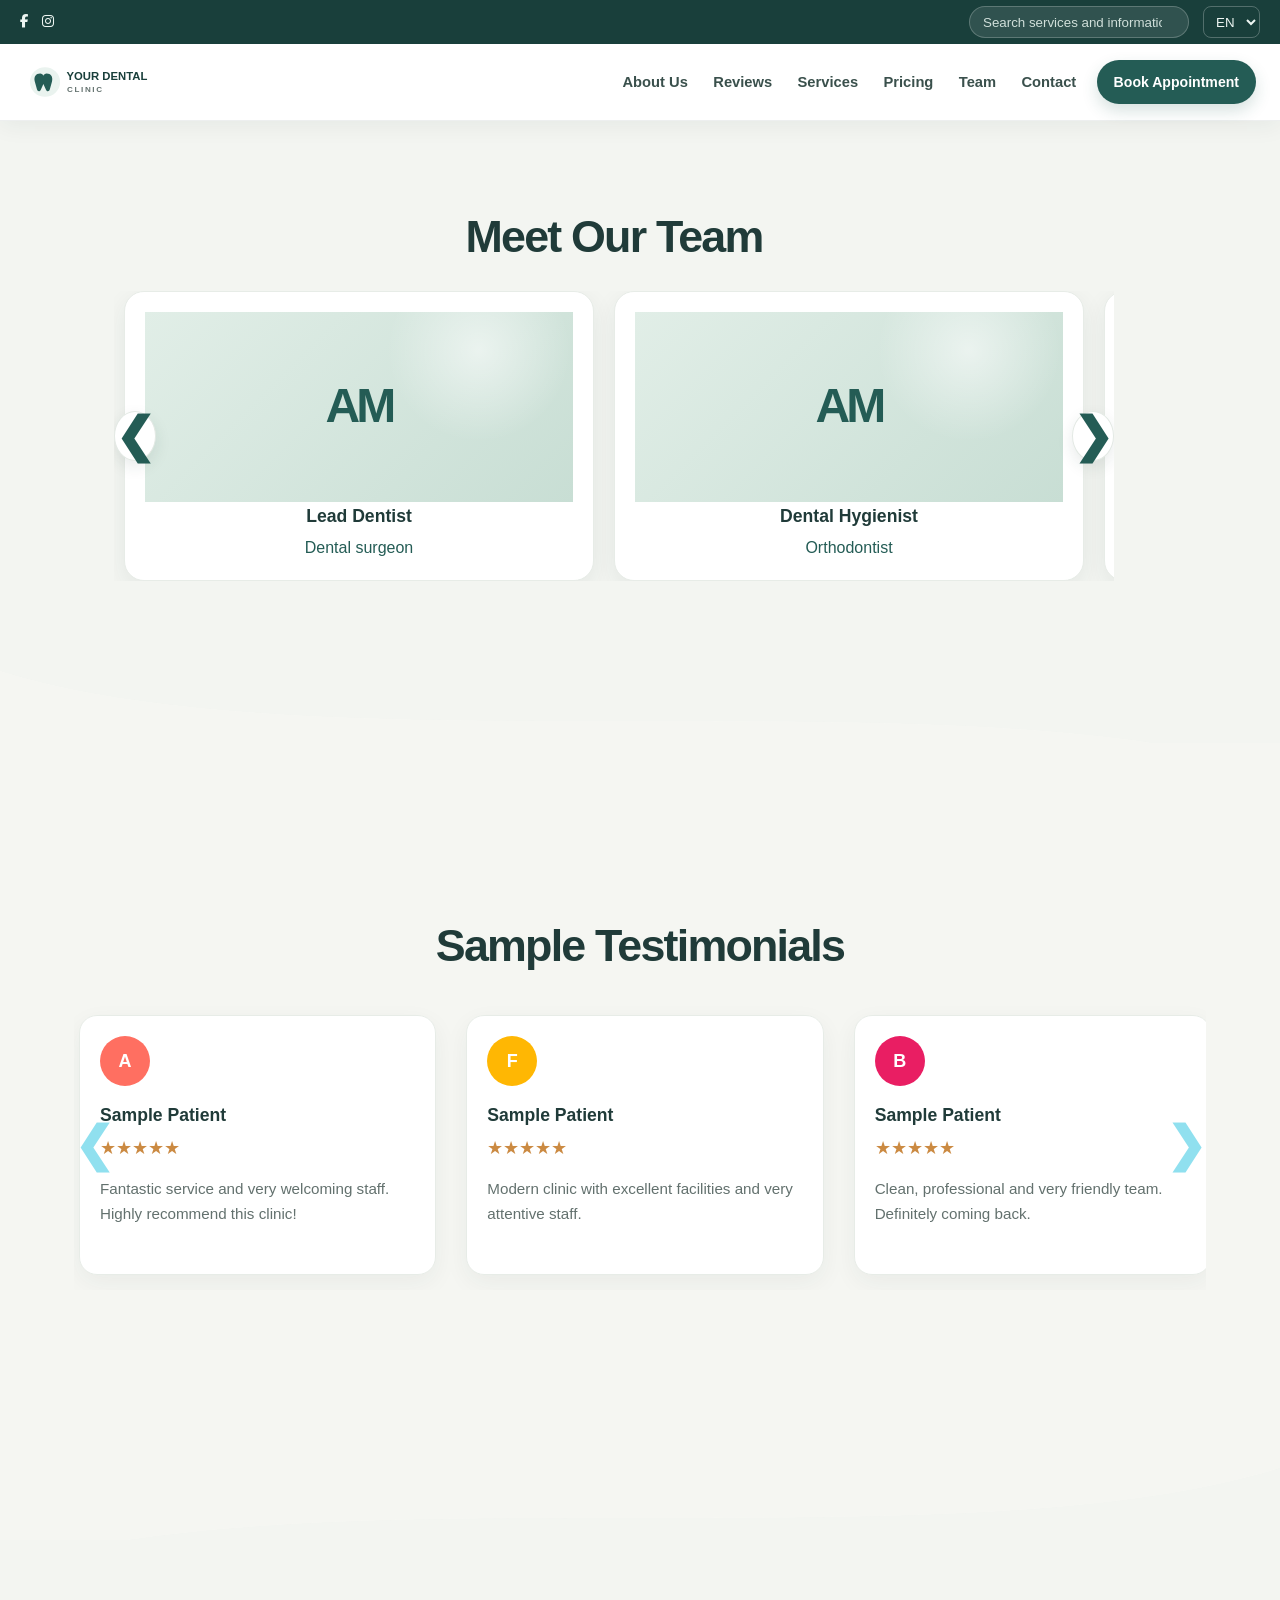
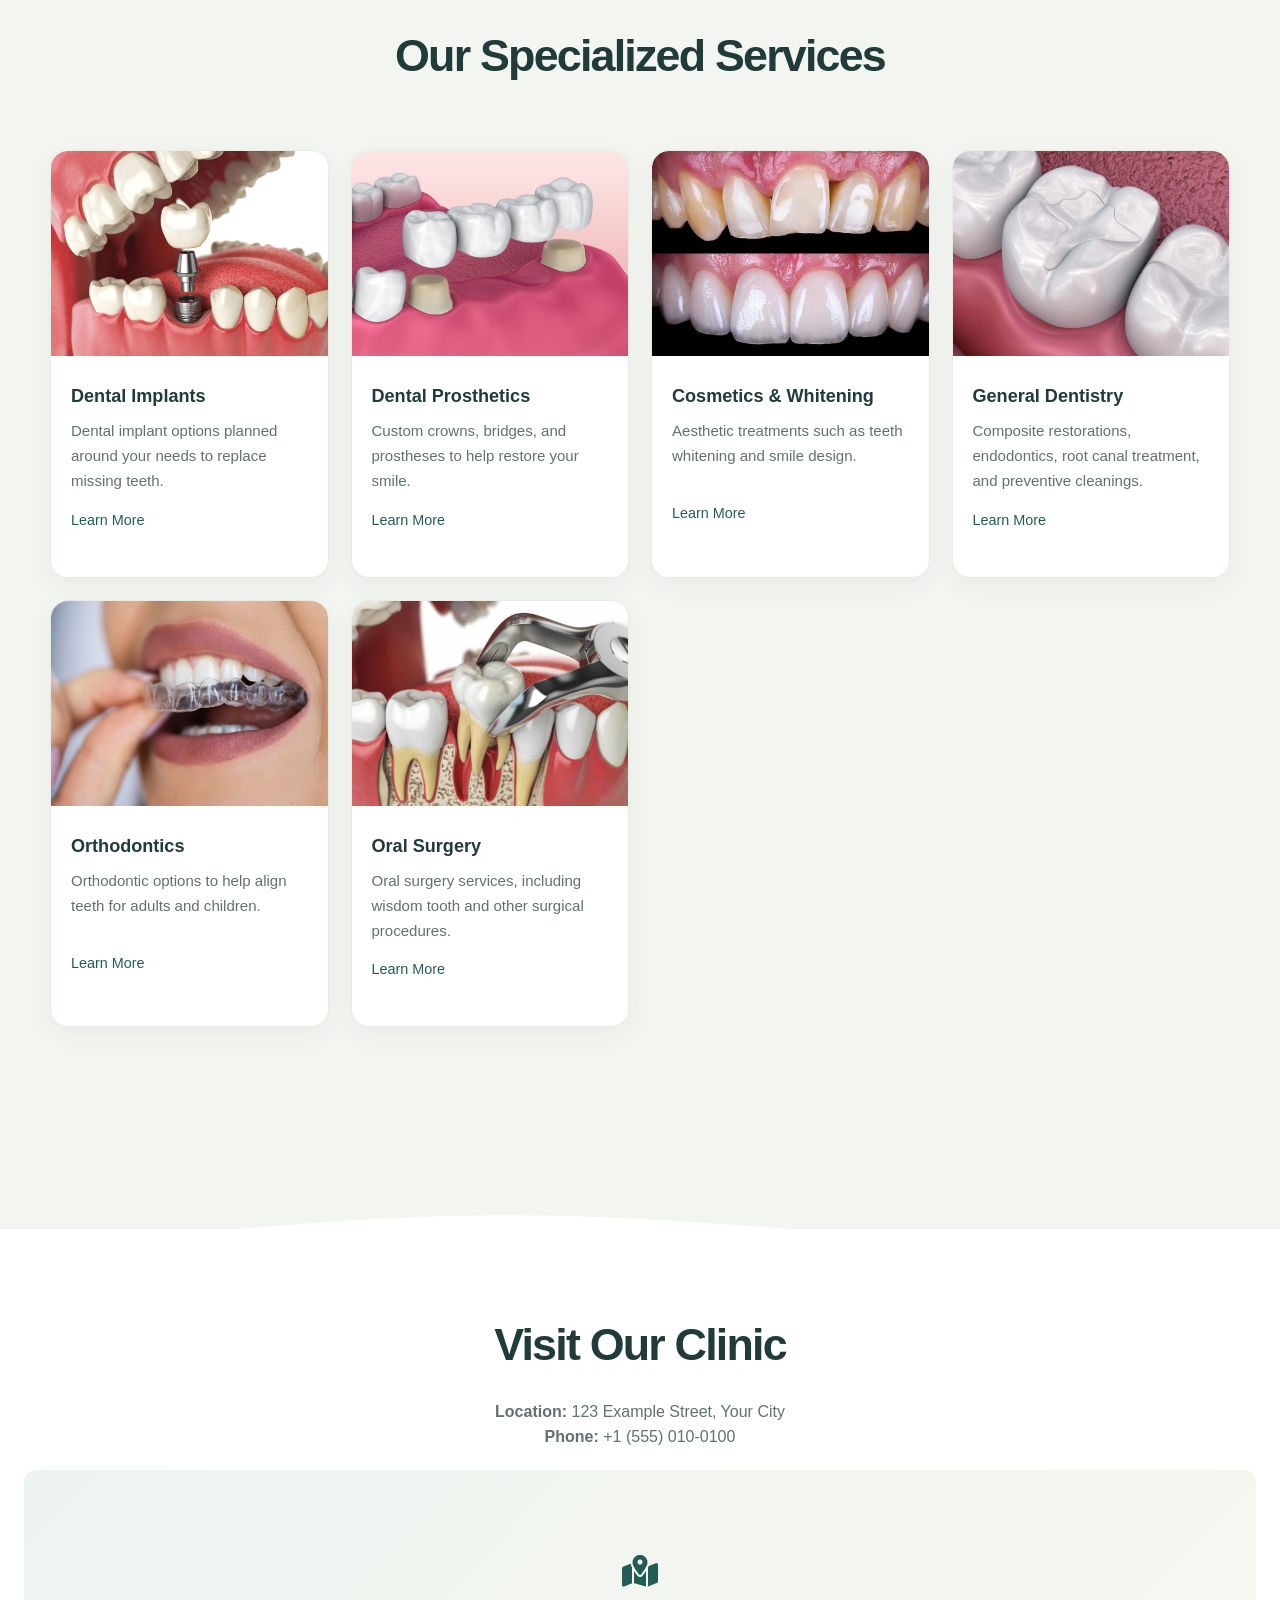
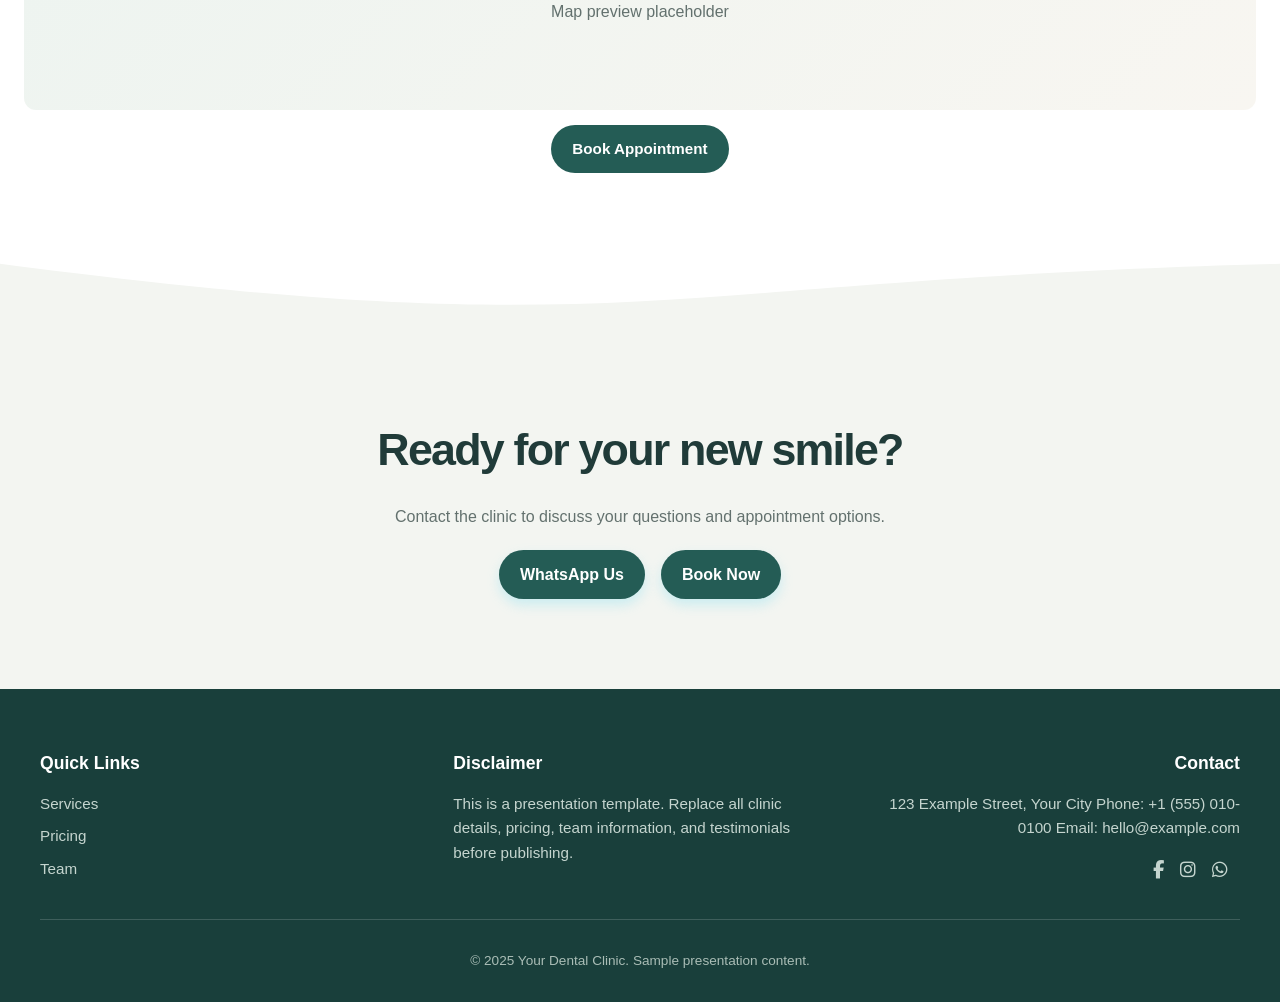
<file: pages/team.html>
<!-- PART 1: HEAD AND NAVBAR -->
<!DOCTYPE html>
<html lang="en">
<head>
  <meta charset="UTF-8" />
  <meta name="viewport" content="width=device-width, initial-scale=1.0" />
  <title>Your Dental Clinic - Team</title>
  <link rel="stylesheet" href="../styles.css" />
  <script defer src="../js/translations.js"></script>
  <script defer src="../script.js"></script>
  <link rel="stylesheet" href="https://cdnjs.cloudflare.com/ajax/libs/font-awesome/6.4.0/css/all.min.css" />
  <link rel="icon" type="image/svg+xml" href="../images/generic-dental-logo.svg">
</head>
<body>

<!-- Top Navbar -->
<header class="top-navbar" style="margin-bottom: 0;">
  <div class="social-icons">
    <a href="#"><i class="fab fa-facebook-f"></i></a>
    <a href="#"><i class="fab fa-instagram"></i></a>
  </div>
  <div class="search-container">
    <input type="text" id="searchInput" placeholder="Search..." />
  </div>
  <div class="language-select">
    <select id="language">
      <option value="en">EN</option>
      <option value="it">IT</option>
      <option value="al">AL</option>
    </select>
  </div>
</header>

<nav class="dentozen-navbar" style="margin-top: 0;">
  <div class="nav-content">
    <div class="logo">
      <a href="../index.html">
        <img src="../images/generic-dental-logo.svg" alt="Your Dental Clinic" />
      </a>
    </div>

    <button class="hamburger" type="button" aria-label="Open navigation menu" aria-controls="navLinks" aria-expanded="false"><i class="fas fa-bars"></i></button>
    <ul class="nav-links" id="navLinks">
      <li><a href="../pages/aboutus.html" data-i18n="nav_about">About Us</a></li>
      <li><a href="../pages/testimonials.html" data-i18n="nav_reviews">Reviews</a></li>
      <li><a href="../pages/treatments.html" data-i18n="nav_services">Services</a></li>
      <li><a href="../pages/pricing.html" data-i18n="nav_pricing">Pricing</a></li>
      <li><a href="../pages/team.html" data-i18n="nav_team">Team</a></li>
      <li><a href="../pages/contacts.html" data-i18n="nav_contact">Contact</a></li>
      <li class="nav-appointment"><a class="appointment-btn" href="../pages/contacts.html#contact-form" data-i18n="book">Book Appointment</a></li>
    </ul>
  </div>
</nav>

<!-- Team Section -->
<section id="team" class="team-section">
  <div class="container">
    <h2 class="section-title" data-i18n="team_title">Meet Our Team</h2>
    
    <div class="carousel">
      <button class="carousel-btn prev">&#10094;</button>
      <div class="carousel-track-wrapper">
        <div class="carousel-track">
          
          <!-- Team Member Card -->
          <div class="team-member">
            <div class="team-avatar" aria-hidden="true">AM</div>
            <h3 data-i18n="agron_name">Lead Dentist</h3>
            <p data-i18n="agron_role">Dental surgeon</p>
          </div>

          <div class="team-member">
            <div class="team-avatar" aria-hidden="true">AM</div>
            <h3 data-i18n="luca_name">Dental Hygienist</h3>
            <p data-i18n="luca_role">Orthodontist</p>
          </div>

          <div class="team-member">
            <div class="team-avatar" aria-hidden="true">OE</div>
            <h3 data-i18n="marco_name">Dental Care Specialist</h3>
            <p data-i18n="marco_role">Dentist</p>
          </div>

          <div class="team-member">
            <div class="team-avatar" aria-hidden="true">OE</div>
            <h3 data-i18n="elsa_name">Dental Assistant</h3>
            <p data-i18n="elsa_role">Customer Service Representative</p>
          </div>

        </div>
      </div>
      <button class="carousel-btn next">&#10095;</button>
    </div>
  </div>
</section>
  
<div class="section-divider top-divider">
    <svg viewBox="0 0 1440 100" preserveAspectRatio="none">
      <path fill="#fdf7f1" d="M0,0 C360,100 1080,0 1440,100 L1440,0 L0,0 Z"></path>
    </svg>
  </div>
<!-- Review Section -->
<section class="section reviews-container">

  <div class="section reviews-inner">
    <h2 class="section-title" data-i18n="patient_reviews">Patient Reviews</h2>
    <div class="reviews-wrapper">
      <button class="reviews-arrow left">&#10094;</button>
      <div class="reviews-track">

        <!-- Review Card 1 (AL) -->
        <div class="review-card">
          <div class="review-profile" style="background-color: #FF6F61;">A</div>
          <h4>Sample Patient</h4>
          <div class="review-stars">★★★★★</div>
          <p data-i18n="reviews.1.text">Shërbim fantastik dhe staf shumë mikpritës. Me të vërtetë një klinikë që e rekomandoj!</p>
        </div>

        <!-- Review Card 3 (IT) -->
        <div class="review-card">
          <div class="review-profile" style="background-color: #FFB703;">F</div>
          <h4>Sample Patient</h4>
          <div class="review-stars">★★★★★</div>
          <p data-i18n="reviews.3.text">Clinica moderna con attrezzature eccellenti e personale molto attento.</p>
        </div>

        <!-- Review Card 5 (AL) -->
        <div class="review-card">
          <div class="review-profile" style="background-color: #E91E63;">B</div>
          <h4>Sample Patient</h4>
          <div class="review-stars">★★★★★</div>
          <p data-i18n="reviews.5.text">Shumë të rregullt, profesionistë dhe të sjellshëm. Do rikthehem patjetër.</p>
        </div>

        <!-- Review Card 7 (AL) -->
        <div class="review-card">
          <div class="review-profile" style="background-color: #9C27B0;">G</div>
          <h4>Sample Patient</h4>
          <div class="review-stars">★★★★★</div>
          <p data-i18n="reviews.7.text">Staf shumë i trajnuar dhe pajisje moderne. Vlerësim maksimal!</p>
        </div>

        <!-- Review Card 8 (IT) -->
        <div class="review-card">
          <div class="review-profile" style="background-color: #3F51B5;">S</div>
          <h4>Sample Patient</h4>
          <div class="review-stars">★★★★★</div>
          <p data-i18n="reviews.8.text">La migliore esperienza odontoiatrica che abbia mai avuto. Tutto perfetto.</p>
        </div>

        <!-- Review Card 10 (AL) -->
        <div class="review-card">
          <div class="review-profile" style="background-color: #2E8B57;">A</div>
          <h4>Sample Patient</h4>
          <div class="review-stars">★★★★★</div>
          <p data-i18n="reviews.10.text">Doktori ishte shumë i kujdesshëm dhe më shpjegoi çdo hap të trajtimit. Jam shumë e kënaqur.</p>
        </div>

        <!-- Review Card 11 (IT) -->
        <div class="review-card">
          <div class="review-profile" style="background-color: #8E44AD;">M</div>
          <h4>Sample Patient</h4>
          <div class="review-stars">★★★★★</div>
          <p data-i18n="reviews.11.text">Ottimo servizio! Ambiente pulitissimo e molto accogliente.</p>
        </div>

        <!-- Review Card 12 (AL) -->
        <div class="review-card">
          <div class="review-profile" style="background-color: #FF7043;">R</div>
          <h4>Sample Patient</h4>
          <div class="review-stars">★★★★★</div>
          <p data-i18n="reviews.12.text">Ishte hera e parë që nuk ndjeva fare dhimbje. Mjekë të mrekullueshëm!</p>
        </div>

        <!-- Review Card 13 (IT) -->
        <div class="review-card">
          <div class="review-profile" style="background-color: #1E88E5;">G</div>
          <h4>Sample Patient</h4>
          <div class="review-stars">★★★★★</div>
          <p data-i18n="reviews.13.text">Staff impeccabile, disponibili e molto preparati. Tornerò di sicuro.</p>
        </div>

        <!-- Review Card 14 (AL) -->
        <div class="review-card">
          <div class="review-profile" style="background-color: #C62828;">D</div>
          <h4>Sample Patient</h4>
          <div class="review-stars">★★★★★</div>
          <p data-i18n="reviews.14.text">S’kam pasur ndonjëherë përvojë kaq të mirë te dentisti. Faleminderit për gjithçka.</p>
        </div>

        <!-- Review Card 15 (IT) -->
        <div class="review-card">
          <div class="review-profile" style="background-color: #009688;">F</div>
          <h4>Sample Patient</h4>
          <div class="review-stars">★★★★★</div>
          <p data-i18n="reviews.15.text">Esperienza eccellente, risultato perfetto e zero dolore.</p>
        </div>

        <!-- Review Card 16 (IT) -->
        <div class="review-card">
          <div class="review-profile" style="background-color: #7CB342;">C</div>
          <h4>Sample Patient</h4>
          <div class="review-stars">★★★★★</div>
          <p data-i18n="reviews.16.text">Professionali, veloci e molto gentili. Una clinica davvero seria.</p>
        </div>

        <!-- Review Card 17 (AL) -->
        <div class="review-card">
          <div class="review-profile" style="background-color: #5C6BC0;">V</div>
          <h4>Sample Patient</h4>
          <div class="review-stars">★★★★★</div>
          <p data-i18n="reviews.17.text">Shërbim i shkëlqyer dhe atmosferë shumë e ngrohtë. Ndihem shumë e sigurt këtu.</p>
        </div>

        <!-- Review Card 18 (IT) -->
        <div class="review-card">
          <div class="review-profile" style="background-color: #EF5350;">A</div>
          <h4>Sample Patient</h4>
          <div class="review-stars">★★★★★</div>
          <p data-i18n="reviews.18.text">La qualità del lavoro è semplicemente superiore. Consigliato senza dubbi.</p>
        </div>

        <!-- Review Card 19 (AL) -->
        <div class="review-card">
          <div class="review-profile" style="background-color: #AB47BC;">K</div>
          <h4>Sample Patient</h4>
          <div class="review-stars">★★★★★</div>
          <p data-i18n="reviews.19.text">Më pëlqeu që gjithçka u bë me qetësi dhe profesionalizëm. Rezultati perfekt.</p>
        </div>

        <!-- Review Card 20 (IT) -->
        <div class="review-card">
          <div class="review-profile" style="background-color: #42A5F5;">S</div>
          <h4>Sample Patient</h4>
          <div class="review-stars">★★★★★</div>
          <p data-i18n="reviews.20.text">Trattamento eccellente, personale gentilissimo e sempre sorridente.</p>
        </div>

        <!-- Review Card 21 (IT) -->
        <div class="review-card">
          <div class="review-profile" style="background-color: #26A69A;">L</div>
          <h4>Sample Patient</h4>
          <div class="review-stars">★★★★★</div>
          <p data-i18n="reviews.21.text">Precisione, cura e grande professionalità. Davvero soddisfatto.</p>
        </div>

        <!-- Review Card 22 (AL) -->
        <div class="review-card">
          <div class="review-profile" style="background-color: #66BB6A;">M</div>
          <h4>Sample Patient</h4>
          <div class="review-stars">★★★★★</div>
          <p data-i18n="reviews.22.text">Staf shumë i sjellshëm dhe trajtim shumë i shpejtë. E rekomandoj pa hezitim.</p>
        </div>

        <!-- Review Card 23 (IT) -->
        <div class="review-card">
          <div class="review-profile" style="background-color: #FFA726;">D</div>
          <h4>Sample Patient</h4>
          <div class="review-stars">★★★★★</div>
          <p data-i18n="reviews.23.text">Servizio impeccabile, puntualità e grande attenzione al dettaglio.</p>
        </div>

        <!-- Review Card 24 (IT) -->
        <div class="review-card">
          <div class="review-profile" style="background-color: #EC407A;">C</div>
          <h4>Sample Patient</h4>
          <div class="review-stars">★★★★★</div>
          <p data-i18n="reviews.24.text">Mi sono trovata benissimo, ho finalmente trovato la mia clinica di fiducia.</p>
        </div>

        <!-- Review Card 25 (AL) -->
        <div class="review-card">
          <div class="review-profile" style="background-color: #8D6E63;">B</div>
          <h4>Sample Patient</h4>
          <div class="review-stars">★★★★★</div>
          <p data-i18n="reviews.25.text">Rezultat shumë i bukur dhe natyral. Faleminderit për kujdesin e treguar.</p>
        </div>

        <!-- Review Card 26 (IT) -->
        <div class="review-card">
          <div class="review-profile" style="background-color: #78909C;">P</div>
          <h4>Sample Patient</h4>
          <div class="review-stars">★★★★★</div>
          <p data-i18n="reviews.26.text">Personale disponibile, simpatico e davvero competente. Esperienza perfetta.</p>
        </div>

        <!-- Review Card 27 (IT) -->
        <div class="review-card">
          <div class="review-profile" style="background-color: #FFCA28;">R</div>
          <h4>Sample Patient</h4>
          <div class="review-stars">★★★★★</div>
          <p data-i18n="reviews.27.text">Clinica eccellente, pulizia impeccabile e trattamento rapido.</p>
        </div>

        <!-- Review Card 28 (AL) -->
        <div class="review-card">
          <div class="review-profile" style="background-color: #26C6DA;">S</div>
          <h4>Sample Patient</h4>
          <div class="review-stars">★★★★★</div>
          <p data-i18n="reviews.28.text">Nuk kam pasur kurrë trajtim më profesional. Të përkryer në çdo detaj.</p>
        </div>

        <!-- Review Card 29 (IT) -->
        <div class="review-card">
          <div class="review-profile" style="background-color: #42A5F5;">E</div>
          <h4>Sample Patient</h4>
          <div class="review-stars">★★★★★</div>
          <p data-i18n="reviews.29.text">Lavoro perfetto e personale veramente straordinario. Super consigliato!</p>
        </div>

        <!-- Review Card 30 (IT) -->
        <div class="review-card">
          <div class="review-profile" style="background-color: #7E57C2;">N</div>
          <h4>Sample Patient</h4>
          <div class="review-stars">★★★★★</div>
          <p data-i18n="reviews.30.text">Non potevo scegliere clinica migliore. Tutto rapido, preciso e di altissima qualità.</p>
        </div>

      </div>
      <button class="reviews-arrow right">&#10095;</button>
    </div>
  </div>

</section>

  <div class="section-divider bottom-divider">
    <svg viewBox="0 0 1440 100" preserveAspectRatio="none">
      <path fill="#fdf7f1" d="M0,100 C360,0 1080,100 1440,0 L1440,100 L0,100 Z"></path>
    </svg>
  </div>

<!-- Services -->
<section class="section beige">
  <h2 class="section-title" data-i18n="our_services">Our Services</h2>
  <div class="services-grid">
    <div class="service-card">
      <img src="../images/dental-implants.png" alt="Dental Implants" />
      <h3 data-i18n="services.implants.title">Dental Implants</h3>
      <p data-i18n="services.implants.text">Durable and natural-looking replacement teeth that function like your own.</p>
      <a href="../services/implants.html" class="btn outline" data-i18n="services.implants.btn">Learn More</a>
    </div>
    <div class="service-card">
      <img src="../images/dental-prosthesis.jpg" alt="Dental Prosthetics" />
      <h3 data-i18n="services.prosthetics.title">Dental Prosthetics</h3>
      <p data-i18n="services.prosthetics.text">Custom-made devices to replace missing teeth and restore your smile.</p>
      <a href="../services/prosthetics.html" class="btn outline" data-i18n="services.prosthetics.btn">Learn More</a>
    </div>
    <div class="service-card">
      <img src="../images/dental-cosmetics.jpg" alt="Dental Cosmetics" />
      <h3 data-i18n="services.cosmetics.title">Dental Cosmetics</h3>
      <p data-i18n="services.cosmetics.text">Professional teeth whitening and smile design to enhance your natural beauty.</p>
      <a href="../services/cosmetics.html" class="btn outline" data-i18n="services.cosmetics.btn">Learn More</a>
    </div>
    <div class="service-card">
      <img src="../images/composite-fillings.jpg" alt="Composite Fillings" />
      <h3 data-i18n="services.general.title">General Dentistry</h3>
      <p data-i18n="services.general.text">Comprehensive dental care for the whole family, including check-ups and cleanings.</p>
      <a href="../services/general.html" class="btn outline" data-i18n="services.general.btn">Learn More</a>
    </div>
    <div class="service-card">
      <img src="../images/dental-aligners.jpg" alt="Orthodontics" />
      <h3 data-i18n="services.orthodontics.title">Orthodontics</h3>
      <p data-i18n="services.orthodontics.text">Comprehensive orthodontic care, including braces and aligners, for a straighter smile.</p>
      <a href="../services/orthodontics.html" class="btn outline" data-i18n="services.orthodontics.btn">Learn More</a>
    </div>
    <div class="service-card">
      <img src="../images/oral-surgery.jpg" alt="Oral Surgeries" />
      <h3 data-i18n="services.surgery.title">Oral Surgeries</h3>
      <p data-i18n="services.surgery.text">Expert surgical procedures for wisdom teeth removal, implants, and more.</p>
      <a href="../services/oral-surgeries.html" class="btn outline" data-i18n="services.surgery.btn">Learn More</a>
    </div>
  </div>
</section>

<div class="section-divider wave-up">
  <svg viewBox="0 0 1200 120" preserveAspectRatio="none">
    <path d="M0,120 C600,20 600,100 1200,120 L1200,0 L0,0 Z" fill="#fdf7f1"></path>
  </svg>
</div>

<!-- Contact -->
<section class="section contact" id="contact">
  <h2 class="section-title" data-i18n="contact_us">How Can You Find Us?</h2>
  <p data-i18n="contact.location"><strong>Location:</strong> 123 Example Street, Your City</p>
  <p data-i18n="contact.phone"><strong>Phone:</strong> +1 (555) 010-0100</p>
  <div class="map-placeholder" id="map-preview" role="img" aria-label="Sample map placeholder"><i class="fas fa-map-location-dot" aria-hidden="true"></i><p data-i18n="map_placeholder">Map preview placeholder</p></div>
  <a href="../pages/contacts.html" class="btn primary" data-i18n="book">Book Appointment</a>
</section>

<!-- Questions Section -->
<div class="section-divider wave-down">
  <svg viewBox="0 0 1200 120" preserveAspectRatio="none">
    <path d="M0,0 C600,100 600,20 1200,0 L1200,120 L0,120 Z" fill="#fdf7f1"></path>
  </svg>
</div>

<section class="section beige">
  <h2 class="section-title" data-i18n="questions">Questions about your treatment?</h2>
  <p data-i18n="email_or_book">Feel free to email us or book an appointment now.</p>
  <div class="hero-buttons" style="margin-top: 20px;">
    <a href="mailto:clinic@example.com" class="btn secondary" data-i18n="questions.btn.message">Message Us</a>
    <a href="../pages/contacts.html#contact-form" class="btn primary" data-i18n="questions.btn.book">Book Now</a>
  </div>
</section>

<!-- Footer -->
<footer class="footer">
  <div class="footer-grid">
    <div>
      <h4 data-i18n="footer.quicklinks.title">Quick Links</h4>
      <ul>
        <li><a href="../pages/treatments.html" data-i18n="footer.quicklinks.services">Services</a></li>
        <li><a href="../pages/pricing.html" data-i18n="footer.quicklinks.pricing">Pricing</a></li>
        <li><a href="../pages/team.html" data-i18n="footer.quicklinks.team">Team</a></li>
      </ul>
    </div>
    <div>
      <h4 data-i18n="footer.disclaimer.title">Disclaimer</h4>
      <p data-i18n="footer.disclaimer.text">
        This is a presentation template. Replace all clinic details, pricing, team information, and testimonials before publishing.
      </p>
    </div>
    <div class="contactfootercontent">
      <h4 data-i18n="footer.contact.title">Contact</h4>
      <p data-i18n="footer.contact.text">
        123 Example Street, Your City<br>Phone: +1 (555) 010-0100<br>Email: hello@example.com
      </p>
      <div class="social-icons">
        <a href="#"><i class="fab fa-facebook-f"></i></a>
        <a href="#"><i class="fab fa-instagram"></i></a>
        <a href="#"><i class="fab fa-whatsapp"></i></a>
      </div>
    </div>
  </div>

  <div class="copyright" data-i18n="footer.copyright">
    © 2025 Your Dental Clinic. Sample presentation content.
  </div>
</footer>

<button id="scrollToTopBtn"><i class="fas fa-chevron-up"></i></button>

<!-- Inline language JS for EN/IT with persistence across pages -->
<script>
  (function () {
    const translations = {
      en: {
        "search.placeholder": "Search...",

        "nav.about": "About Us",
        "nav.reviews": "Reviews",
        "nav.services": "Services",
        "nav.pricing": "Pricing",
        "nav.team": "Team",
        "nav.contact": "Contact",
        "nav.appointment": "Book Appointment",

        "team_title": "Meet Our Team",
        "agron_name": "Lead Dentist",
        "agron_role": "Dental surgeon",
        "luca_name": "Dental Hygienist",
        "luca_role": "Orthodontist",
        "marco_name": "Dental Care Specialist",
        "marco_role": "Dentist",
        "elsa_name": "Dental Assistant",
        "elsa_role": "Customer Service Representative",

        "patient_reviews": "Sample Testimonials",

        "reviews.1.text": "Fantastic service and very welcoming staff. Highly recommend this clinic!",
        "reviews.2.text": "The doctors were professional and made me feel at ease throughout my treatment.",
        "reviews.3.text": "Modern clinic with excellent facilities and very attentive staff.",
        "reviews.4.text": "I had a great experience here. The treatment was painless and quick.",
        "reviews.5.text": "Clean, professional and very friendly team. Definitely coming back.",
        "reviews.6.text": "From start to finish, everything was explained clearly and done efficiently.",
        "reviews.7.text": "Highly trained professionals and top-notch dental technology. Five stars!",
        "reviews.8.text": "The best dental experience I’ve ever had. Everything was smooth and professional.",
        "reviews.9.text": "Incredible attention to detail and a very warm welcome. Absolutely recommend it!",

        "our_services": "Our Services",

        "services.implants.title": "Dental Implants",
        "services.implants.text": "Durable and natural-looking replacement teeth that function like your own.",
        "services.implants.btn": "Learn More",

        "services.prosthetics.title": "Dental Prosthetics",
        "services.prosthetics.text": "Custom-made devices to replace missing teeth and restore your smile.",
        "services.prosthetics.btn": "Learn More",

        "services.cosmetics.title": "Dental Cosmetics",
        "services.cosmetics.text": "Professional teeth whitening and smile design to enhance your natural beauty.",
        "services.cosmetics.btn": "Learn More",

        "services.general.title": "General Dentistry",
        "services.general.text": "Comprehensive dental care for the whole family, including check-ups and cleanings.",
        "services.general.btn": "Learn More",

        "services.orthodontics.title": "Orthodontics",
        "services.orthodontics.text": "Comprehensive orthodontic care, including braces and aligners, for a straighter smile.",
        "services.orthodontics.btn": "Learn More",

        "services.surgery.title": "Oral Surgeries",
        "services.surgery.text": "Expert surgical procedures for wisdom teeth removal, implants, and more.",
        "services.surgery.btn": "Learn More",

        "contact_us": "How Can You Find Us?",
        "contact.location": "<strong>Location:</strong> 123 Example Street, Your City",
        "contact.phone": "<strong>Phone:</strong> +1 (555) 010-0100",
        "book": "Book Appointment",

        "questions": "Questions about your treatment?",
        "email_or_book": "Feel free to email us or book an appointment now.",
        "questions.btn.message": "Message Us",
        "questions.btn.book": "Book Now",

        "footer.quicklinks.title": "Quick Links",
        "footer.quicklinks.services": "Services",
        "footer.quicklinks.pricing": "Pricing",
        "footer.quicklinks.team": "Team",

        "footer.disclaimer.title": "Disclaimer",
        "footer.disclaimer.text": "This is a presentation template. Replace all clinic details, pricing, team information, and testimonials before publishing.",

        "footer.contact.title": "Contact",
        "footer.contact.text": "123 Example Street, Your City<br>Phone: +1 (555) 010-0100<br>Email: hello@example.com",

        "footer.copyright": "© 2025 Your Dental Clinic. Sample presentation content."
      },

      it: {
        "search.placeholder": "Cerca...",

        "nav.about": "Chi Siamo",
        "nav.reviews": "Recensioni",
        "nav.services": "Trattamenti",
        "nav.pricing": "Prezzi",
        "nav.team": "Team",
        "nav.contact": "Contatti",
        "nav.appointment": "Prenota una Visita",

        "team_title": "Conosci il nostro team",
        "agron_name": "Lead Dentist",
        "agron_role": "Chirurgo dentale",
        "luca_name": "Dental Hygienist",
        "luca_role": "Ortodontista",
        "marco_name": "Dental Care Specialist",
        "marco_role": "Dentista",
        "elsa_name": "Dental Assistant",
        "elsa_role": "Responsabile accoglienza pazienti",

        "patient_reviews": "Testimonianze dimostrative",

        "reviews.1.text": "Servizio fantastico e personale molto accogliente. Consiglio vivamente questa clinica!",
        "reviews.2.text": "I dottori sono stati professionali e mi hanno messo a mio agio per tutta la durata del trattamento.",
        "reviews.3.text": "Clinica moderna, ottime strutture e staff molto attento.",
        "reviews.4.text": "Esperienza eccellente. Il trattamento è stato rapido e indolore.",
        "reviews.5.text": "Ambiente pulito, professionale e squadra molto cordiale. Tornerò sicuramente.",
        "reviews.6.text": "Dall’inizio alla fine tutto è stato spiegato chiaramente ed eseguito in modo efficiente.",
        "reviews.7.text": "Professionisti altamente qualificati e tecnologia odontoiatrica di alto livello. Cinque stelle!",
        "reviews.8.text": "La migliore esperienza dal dentista che abbia mai avuto. Tutto perfetto e professionale.",
        "reviews.9.text": "Cura dei dettagli incredibile e accoglienza calorosa. Assolutamente consigliato!",

        "our_services": "I nostri trattamenti",

        "services.implants.title": "Impianti dentali",
        "services.implants.text": "Denti sostitutivi resistenti e dall’aspetto naturale che funzionano come i tuoi.",
        "services.implants.btn": "Scopri di più",

        "services.prosthetics.title": "Protesi dentarie",
        "services.prosthetics.text": "Dispositivi su misura per sostituire i denti mancanti e ridare armonia al tuo sorriso.",
        "services.prosthetics.btn": "Scopri di più",

        "services.cosmetics.title": "Odontoiatria estetica",
        "services.cosmetics.text": "Sbiancamento professionale e smile design per valorizzare la tua bellezza naturale.",
        "services.cosmetics.btn": "Scopri di più",

        "services.general.title": "Odontoiatria generale",
        "services.general.text": "Cura dentale completa per tutta la famiglia, inclusi controlli periodici e igiene orale.",
        "services.general.btn": "Scopri di più",

        "services.orthodontics.title": "Ortodonzia",
        "services.orthodontics.text": "Trattamenti ortodontici completi, apparecchi fissi e allineatori per un sorriso più dritto.",
        "services.orthodontics.btn": "Scopri di più",

        "services.surgery.title": "Chirurgia orale",
        "services.surgery.text": "Interventi chirurgici specialistici per ottavi, impianti e molto altro.",
        "services.surgery.btn": "Scopri di più",

        "contact_us": "Come puoi trovarci?",
        "contact.location": "<strong>Indirizzo:</strong> 123 Example Street, Your City",
        "contact.phone": "<strong>Telefono:</strong> +1 (555) 010-0100",
        "book": "Prenota una visita",

        "questions": "Domande sul tuo trattamento?",
        "email_or_book": "Scrivici via e-mail oppure prenota subito una visita.",
        "questions.btn.message": "Scrivici",
        "questions.btn.book": "Prenota ora",

        "footer.quicklinks.title": "Link rapidi",
        "footer.quicklinks.services": "Trattamenti",
        "footer.quicklinks.pricing": "Prezzi",
        "footer.quicklinks.team": "Team",

        "footer.disclaimer.title": "Disclaimer",
        "footer.disclaimer.text": "Questo è un modello dimostrativo. Sostituisci i dettagli della clinica, i prezzi, il team e le testimonianze prima della pubblicazione.",

        "footer.contact.title": "Contatti",
        "footer.contact.text": "123 Example Street, Your City<br>Telefono: +1 (555) 010-0100<br>Email: hello@example.com",

        "footer.copyright": "© 2025 Your Dental Clinic. Contenuto dimostrativo."
      }
    };

    function applyTranslations(lang) {
      const elements = document.querySelectorAll("[data-i18n]");
      elements.forEach(el => {
        const key = el.dataset.i18n;
        const value = translations[lang] && translations[lang][key];
        if (value) {
          el.innerHTML = value;
        }
      });

      const searchInput = document.getElementById("searchInput");
      if (searchInput && translations[lang] && translations[lang]["search.placeholder"]) {
        searchInput.setAttribute("placeholder", translations[lang]["search.placeholder"]);
      }

      document.documentElement.lang = lang;
    }

          function loadSavedLanguage() {
        try { return localStorage.getItem("siteLanguage"); }
        catch (error) { if (error.name !== "SecurityError") throw error; return null; }
      }
      function persistLanguage(language) {
        try { localStorage.setItem("siteLanguage", language); }
        catch (error) { if (error.name !== "SecurityError") throw error; }
      }
      document.addEventListener("DOMContentLoaded", function () {
      if (document.documentElement.lang === "al") return;
const select = document.getElementById("language");
      // Default main language is English
      const savedLang = new URLSearchParams(location.search).get("lang") || loadSavedLanguage() || "en";
      const initialLang = (savedLang === "en" || savedLang === "it") ? savedLang : "en";

      if (select) {
        select.value = initialLang;
      }
      applyTranslations(initialLang);

      if (select) {
        select.addEventListener("change", function () {
          const lang = select.value;
          // Only EN and IT are fully supported here; others fall back to EN
          const effectiveLang = (lang === "en" || lang === "it") ? lang : "en";
          persistLanguage(effectiveLang);
          applyTranslations(effectiveLang);
        });
      }
    });
  })();
</script>

</body>
</html>
</file>
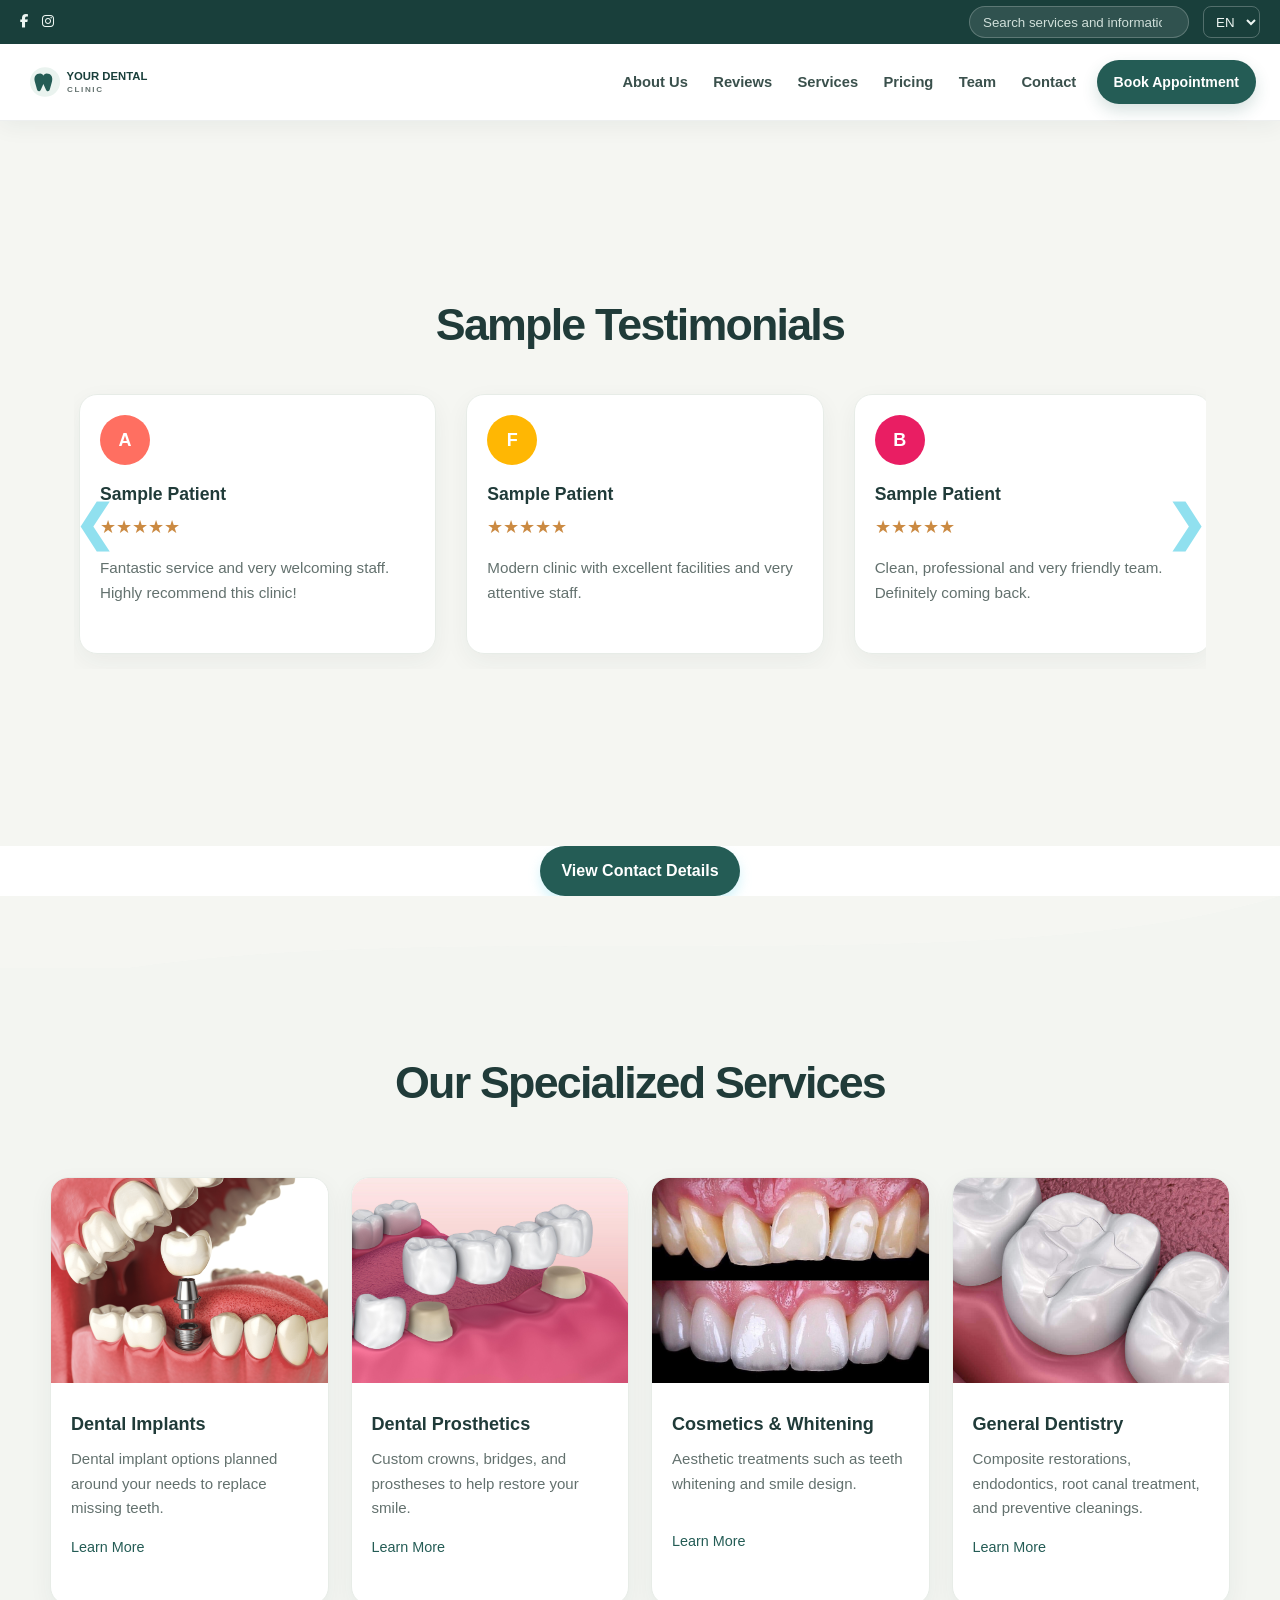
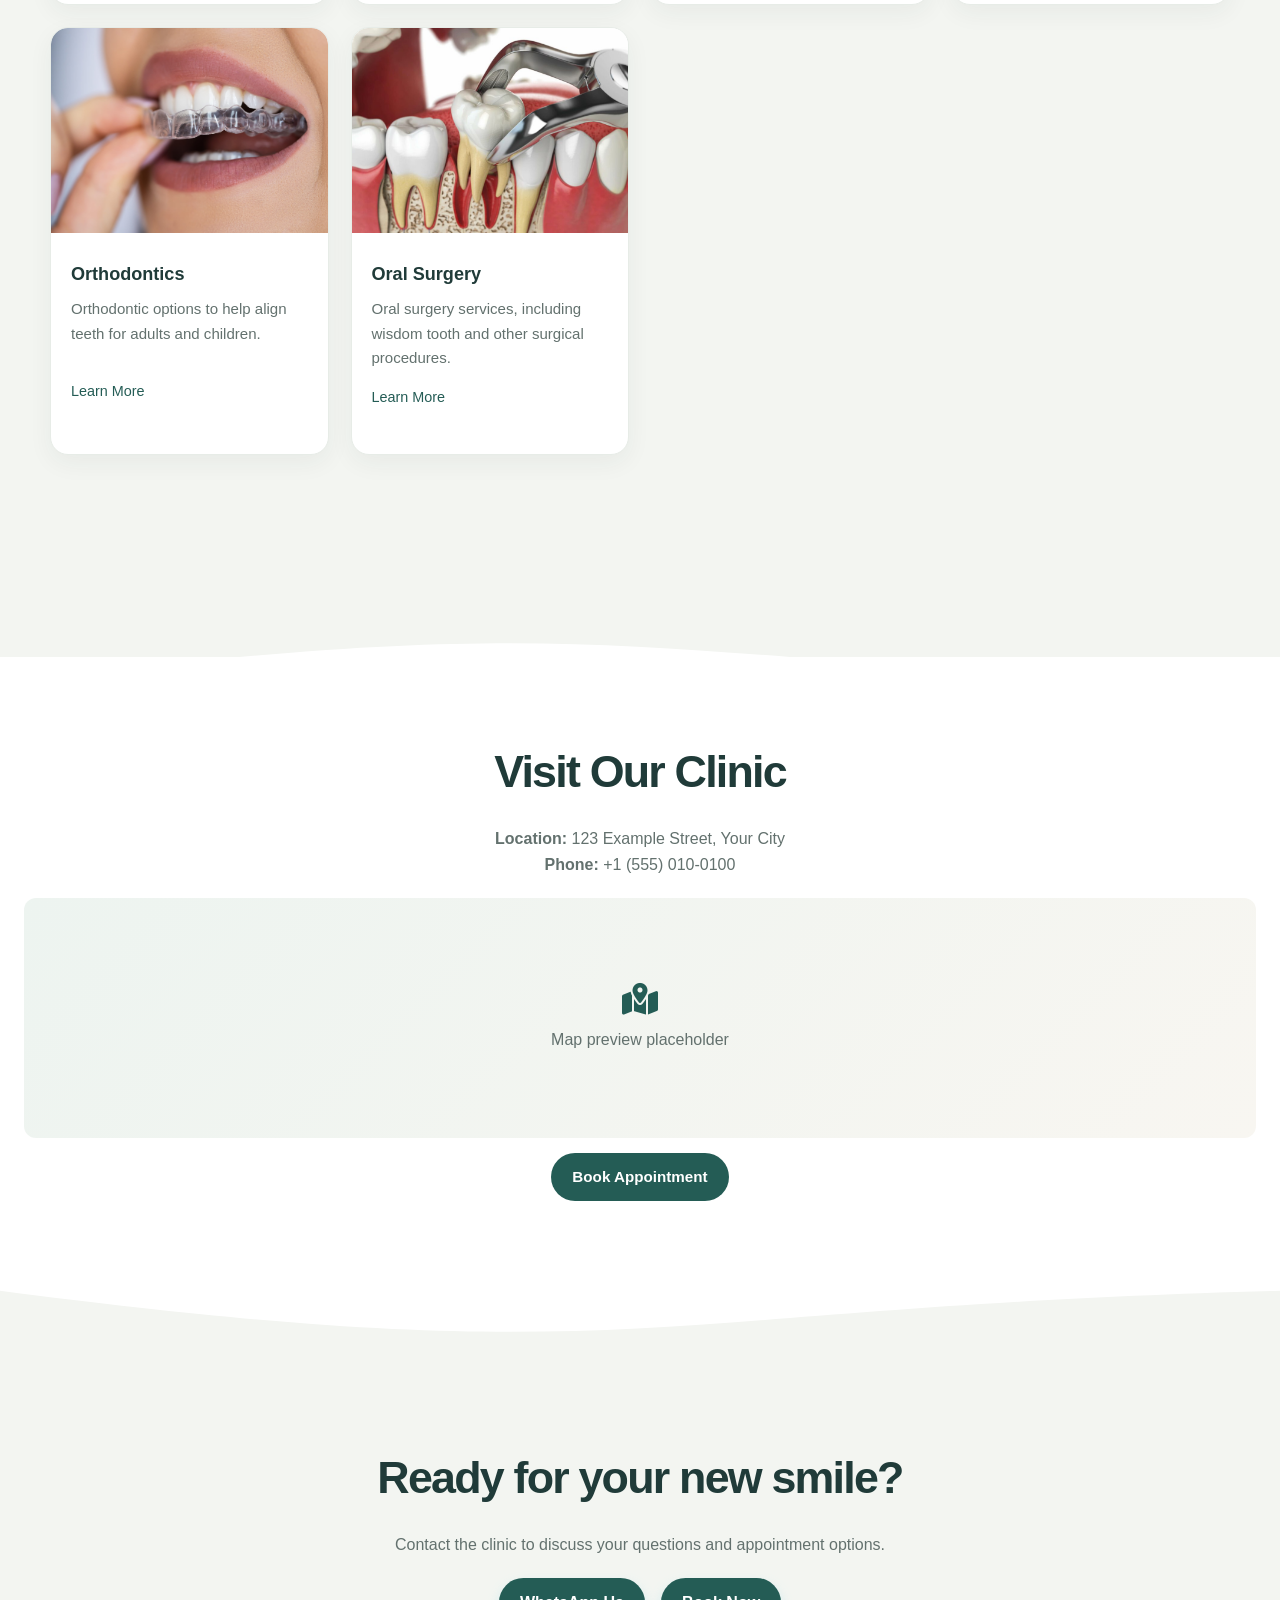
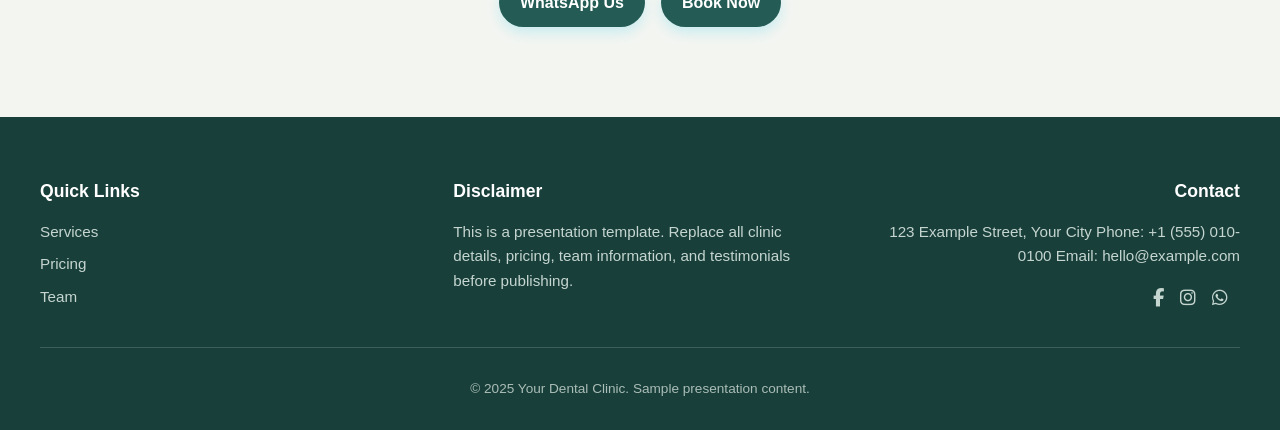
<file: pages/testimonials.html>
<!-- PART 1: HEAD AND NAVBAR -->
<!DOCTYPE html>
<html lang="en">
<head>
  <meta charset="UTF-8" />
  <meta name="viewport" content="width=device-width, initial-scale=1.0" />
  <title>Your Dental Clinic - Testimonials</title>
  <link rel="stylesheet" href="../styles.css" />
  <script defer src="../js/translations.js"></script>
  <script defer src="../script.js"></script>
  <link rel="stylesheet" href="https://cdnjs.cloudflare.com/ajax/libs/font-awesome/6.4.0/css/all.min.css" />
  <link rel="icon" type="image/svg+xml" href="../images/generic-dental-logo.svg">
</head>
<body>

<!-- Top Navbar -->
<header class="top-navbar" style="margin-bottom: 0;">
  <div class="social-icons">
    <a href="#"><i class="fab fa-facebook-f"></i></a>
    <a href="#"><i class="fab fa-instagram"></i></a>
  </div>
  <div class="search-container">
    <input type="text" id="searchInput" placeholder="Search..." />
  </div>
  <div class="language-select">
    <select id="language">
      <option value="en">EN</option>
      <option value="it">IT</option>
      <option value="al">AL</option>
    </select>
  </div>
</header>

<nav class="dentozen-navbar" style="margin-top: 0;">
  <div class="nav-content">
    <div class="logo">
      <a href="../index.html">
        <img src="../images/generic-dental-logo.svg" alt="Your Dental Clinic" />
      </a>
    </div>

    <button class="hamburger" type="button" aria-label="Open navigation menu" aria-controls="navLinks" aria-expanded="false"><i class="fas fa-bars"></i></button>
    <ul class="nav-links" id="navLinks">
      <li><a href="../pages/aboutus.html" data-i18n="nav_about">About Us</a></li>
      <li><a href="../pages/testimonials.html" data-i18n="nav_reviews">Reviews</a></li>
      <li><a href="../pages/treatments.html" data-i18n="nav_services">Services</a></li>
      <li><a href="../pages/pricing.html" data-i18n="nav_pricing">Pricing</a></li>
      <li><a href="../pages/team.html" data-i18n="nav_team">Team</a></li>
      <li><a href="../pages/contacts.html" data-i18n="nav_contact">Contact</a></li>
      <li class="nav-appointment"><a class="appointment-btn" href="../pages/contacts.html#contact-form" data-i18n="book">Book Appointment</a></li>
    </ul>
  </div>
</nav>

<!-- Review Section -->
<section class="section reviews-container">

  <div class="section reviews-inner">
    <h2 class="section-title" data-i18n="patient_reviews">Patient Reviews</h2>
    <div class="reviews-wrapper">
      <button class="reviews-arrow left">&#10094;</button>
      <div class="reviews-track">

        <!-- Review Card 1 (AL) -->
        <div class="review-card">
          <div class="review-profile" style="background-color: #FF6F61;">A</div>
          <h4>Sample Patient</h4>
          <div class="review-stars">★★★★★</div>
          <p data-i18n="reviews.1.text">Shërbim fantastik dhe staf shumë mikpritës. Me të vërtetë një klinikë që e rekomandoj!</p>
        </div>

        <!-- Review Card 3 (IT) -->
        <div class="review-card">
          <div class="review-profile" style="background-color: #FFB703;">F</div>
          <h4>Sample Patient</h4>
          <div class="review-stars">★★★★★</div>
          <p data-i18n="reviews.3.text">Clinica moderna con attrezzature eccellenti e personale molto attento.</p>
        </div>

        <!-- Review Card 5 (AL) -->
        <div class="review-card">
          <div class="review-profile" style="background-color: #E91E63;">B</div>
          <h4>Sample Patient</h4>
          <div class="review-stars">★★★★★</div>
          <p data-i18n="reviews.5.text">Shumë të rregullt, profesionistë dhe të sjellshëm. Do rikthehem patjetër.</p>
        </div>

        <!-- Review Card 7 (AL) -->
        <div class="review-card">
          <div class="review-profile" style="background-color: #9C27B0;">G</div>
          <h4>Sample Patient</h4>
          <div class="review-stars">★★★★★</div>
          <p data-i18n="reviews.7.text">Staf shumë i trajnuar dhe pajisje moderne. Vlerësim maksimal!</p>
        </div>

        <!-- Review Card 8 (IT) -->
        <div class="review-card">
          <div class="review-profile" style="background-color: #3F51B5;">S</div>
          <h4>Sample Patient</h4>
          <div class="review-stars">★★★★★</div>
          <p data-i18n="reviews.8.text">La migliore esperienza odontoiatrica che abbia mai avuto. Tutto perfetto.</p>
        </div>

        <!-- Review Card 10 (AL) -->
        <div class="review-card">
          <div class="review-profile" style="background-color: #2E8B57;">A</div>
          <h4>Sample Patient</h4>
          <div class="review-stars">★★★★★</div>
          <p data-i18n="reviews.10.text">Doktori ishte shumë i kujdesshëm dhe më shpjegoi çdo hap të trajtimit. Jam shumë e kënaqur.</p>
        </div>

        <!-- Review Card 11 (IT) -->
        <div class="review-card">
          <div class="review-profile" style="background-color: #8E44AD;">M</div>
          <h4>Sample Patient</h4>
          <div class="review-stars">★★★★★</div>
          <p data-i18n="reviews.11.text">Ottimo servizio! Ambiente pulitissimo e molto accogliente.</p>
        </div>

        <!-- Review Card 12 (AL) -->
        <div class="review-card">
          <div class="review-profile" style="background-color: #FF7043;">R</div>
          <h4>Sample Patient</h4>
          <div class="review-stars">★★★★★</div>
          <p data-i18n="reviews.12.text">Ishte hera e parë që nuk ndjeva fare dhimbje. Mjekë të mrekullueshëm!</p>
        </div>

        <!-- Review Card 13 (IT) -->
        <div class="review-card">
          <div class="review-profile" style="background-color: #1E88E5;">G</div>
          <h4>Sample Patient</h4>
          <div class="review-stars">★★★★★</div>
          <p data-i18n="reviews.13.text">Staff impeccabile, disponibili e molto preparati. Tornerò di sicuro.</p>
        </div>

        <!-- Review Card 14 (AL) -->
        <div class="review-card">
          <div class="review-profile" style="background-color: #C62828;">D</div>
          <h4>Sample Patient</h4>
          <div class="review-stars">★★★★★</div>
          <p data-i18n="reviews.14.text">S’kam pasur ndonjëherë përvojë kaq të mirë te dentisti. Faleminderit për gjithçka.</p>
        </div>

        <!-- Review Card 15 (IT) -->
        <div class="review-card">
          <div class="review-profile" style="background-color: #009688;">F</div>
          <h4>Sample Patient</h4>
          <div class="review-stars">★★★★★</div>
          <p data-i18n="reviews.15.text">Esperienza eccellente, risultato perfetto e zero dolore.</p>
        </div>

        <!-- Review Card 16 (IT) -->
        <div class="review-card">
          <div class="review-profile" style="background-color: #7CB342;">C</div>
          <h4>Sample Patient</h4>
          <div class="review-stars">★★★★★</div>
          <p data-i18n="reviews.16.text">Professionali, veloci e molto gentili. Una clinica davvero seria.</p>
        </div>

        <!-- Review Card 17 (AL) -->
        <div class="review-card">
          <div class="review-profile" style="background-color: #5C6BC0;">V</div>
          <h4>Sample Patient</h4>
          <div class="review-stars">★★★★★</div>
          <p data-i18n="reviews.17.text">Shërbim i shkëlqyer dhe atmosferë shumë e ngrohtë. Ndihem shumë e sigurt këtu.</p>
        </div>

        <!-- Review Card 18 (IT) -->
        <div class="review-card">
          <div class="review-profile" style="background-color: #EF5350;">A</div>
          <h4>Sample Patient</h4>
          <div class="review-stars">★★★★★</div>
          <p data-i18n="reviews.18.text">La qualità del lavoro è semplicemente superiore. Consigliato senza dubbi.</p>
        </div>

        <!-- Review Card 19 (AL) -->
        <div class="review-card">
          <div class="review-profile" style="background-color: #AB47BC;">K</div>
          <h4>Sample Patient</h4>
          <div class="review-stars">★★★★★</div>
          <p data-i18n="reviews.19.text">Më pëlqeu që gjithçka u bë me qetësi dhe profesionalizëm. Rezultati perfekt.</p>
        </div>

        <!-- Review Card 20 (IT) -->
        <div class="review-card">
          <div class="review-profile" style="background-color: #42A5F5;">S</div>
          <h4>Sample Patient</h4>
          <div class="review-stars">★★★★★</div>
          <p data-i18n="reviews.20.text">Trattamento eccellente, personale gentilissimo e sempre sorridente.</p>
        </div>

        <!-- Review Card 21 (IT) -->
        <div class="review-card">
          <div class="review-profile" style="background-color: #26A69A;">L</div>
          <h4>Sample Patient</h4>
          <div class="review-stars">★★★★★</div>
          <p data-i18n="reviews.21.text">Precisione, cura e grande professionalità. Davvero soddisfatto.</p>
        </div>

        <!-- Review Card 22 (AL) -->
        <div class="review-card">
          <div class="review-profile" style="background-color: #66BB6A;">M</div>
          <h4>Sample Patient</h4>
          <div class="review-stars">★★★★★</div>
          <p data-i18n="reviews.22.text">Staf shumë i sjellshëm dhe trajtim shumë i shpejtë. E rekomandoj pa hezitim.</p>
        </div>

        <!-- Review Card 23 (IT) -->
        <div class="review-card">
          <div class="review-profile" style="background-color: #FFA726;">D</div>
          <h4>Sample Patient</h4>
          <div class="review-stars">★★★★★</div>
          <p data-i18n="reviews.23.text">Servizio impeccabile, puntualità e grande attenzione al dettaglio.</p>
        </div>

        <!-- Review Card 24 (IT) -->
        <div class="review-card">
          <div class="review-profile" style="background-color: #EC407A;">C</div>
          <h4>Sample Patient</h4>
          <div class="review-stars">★★★★★</div>
          <p data-i18n="reviews.24.text">Mi sono trovata benissimo, ho finalmente trovato la mia clinica di fiducia.</p>
        </div>

        <!-- Review Card 25 (AL) -->
        <div class="review-card">
          <div class="review-profile" style="background-color: #8D6E63;">B</div>
          <h4>Sample Patient</h4>
          <div class="review-stars">★★★★★</div>
          <p data-i18n="reviews.25.text">Rezultat shumë i bukur dhe natyral. Faleminderit për kujdesin e treguar.</p>
        </div>

        <!-- Review Card 26 (IT) -->
        <div class="review-card">
          <div class="review-profile" style="background-color: #78909C;">P</div>
          <h4>Sample Patient</h4>
          <div class="review-stars">★★★★★</div>
          <p data-i18n="reviews.26.text">Personale disponibile, simpatico e davvero competente. Esperienza perfetta.</p>
        </div>

        <!-- Review Card 27 (IT) -->
        <div class="review-card">
          <div class="review-profile" style="background-color: #FFCA28;">R</div>
          <h4>Sample Patient</h4>
          <div class="review-stars">★★★★★</div>
          <p data-i18n="reviews.27.text">Clinica eccellente, pulizia impeccabile e trattamento rapido.</p>
        </div>

        <!-- Review Card 28 (AL) -->
        <div class="review-card">
          <div class="review-profile" style="background-color: #26C6DA;">S</div>
          <h4>Sample Patient</h4>
          <div class="review-stars">★★★★★</div>
          <p data-i18n="reviews.28.text">Nuk kam pasur kurrë trajtim më profesional. Të përkryer në çdo detaj.</p>
        </div>

        <!-- Review Card 29 (IT) -->
        <div class="review-card">
          <div class="review-profile" style="background-color: #42A5F5;">E</div>
          <h4>Sample Patient</h4>
          <div class="review-stars">★★★★★</div>
          <p data-i18n="reviews.29.text">Lavoro perfetto e personale veramente straordinario. Super consigliato!</p>
        </div>

        <!-- Review Card 30 (IT) -->
        <div class="review-card">
          <div class="review-profile" style="background-color: #7E57C2;">N</div>
          <h4>Sample Patient</h4>
          <div class="review-stars">★★★★★</div>
          <p data-i18n="reviews.30.text">Non potevo scegliere clinica migliore. Tutto rapido, preciso e di altissima qualità.</p>
        </div>

      </div>
      <button class="reviews-arrow right">&#10095;</button>
    </div>
  </div>

</section>


  <div class="hero-buttons">
    <a
      href="../pages/contacts.html"
      class="btn primary"
      data-i18n="open_maps"
    >
      View Contact Details
    </a>
  </div>

</section>


  <div class="section-divider bottom-divider">
    <svg viewBox="0 0 1440 100" preserveAspectRatio="none">
      <path fill="#fdf7f1" d="M0,100 C360,0 1080,100 1440,0 L1440,100 L0,100 Z"></path>
    </svg>
  </div>
<!-- Services -->
<section class="section beige">
  <h2 class="section-title" data-i18n="our_services">Our Services</h2>
  <div class="services-grid">
    <div class="service-card">
      <img src="../images/dental-implants.png" alt="Dental Implants" />
      <h3 data-i18n="services.implants.title">Dental Implants</h3>
      <p data-i18n="services.implants.text">Durable and natural-looking replacement teeth that function like your own.</p>
      <a href="../services/implants.html" class="btn outline" data-i18n="services.implants.btn">Learn More</a>
    </div>
    <div class="service-card">
      <img src="../images/dental-prosthesis.jpg" alt="Dental Prosthetics" />
      <h3 data-i18n="services.prosthetics.title">Dental Prosthetics</h3>
      <p data-i18n="services.prosthetics.text">Custom-made devices to replace missing teeth and restore your smile.</p>
      <a href="../services/prosthetics.html" class="btn outline" data-i18n="services.prosthetics.btn">Learn More</a>
    </div>
    <div class="service-card">
      <img src="../images/dental-cosmetics.jpg" alt="Dental Cosmetics" />
      <h3 data-i18n="services.cosmetics.title">Dental Cosmetics</h3>
      <p data-i18n="services.cosmetics.text">Professional teeth whitening and smile design to enhance your natural beauty.</p>
      <a href="../services/cosmetics.html" class="btn outline" data-i18n="services.cosmetics.btn">Learn More</a>
    </div>
    <div class="service-card">
      <img src="../images/composite-fillings.jpg" alt="Composite Fillings" />
      <h3 data-i18n="services.general.title">General Dentistry</h3>
      <p data-i18n="services.general.text">Comprehensive dental care for the whole family, including check-ups and cleanings.</p>
      <a href="../services/general.html" class="btn outline" data-i18n="services.general.btn">Learn More</a>
    </div>
    <div class="service-card">
      <img src="../images/dental-aligners.jpg" alt="Orthodontics" />
      <h3 data-i18n="services.orthodontics.title">Orthodontics</h3>
      <p data-i18n="services.orthodontics.text">Comprehensive orthodontic care, including braces and aligners, for a straighter smile.</p>
      <a href="../services/orthodontics.html" class="btn outline" data-i18n="services.orthodontics.btn">Learn More</a>
    </div>
    <div class="service-card">
      <img src="../images/oral-surgery.jpg" alt="Oral Surgeries" />
      <h3 data-i18n="services.surgery.title">Oral Surgeries</h3>
      <p data-i18n="services.surgery.text">Expert surgical procedures for wisdom teeth removal, implants, and more.</p>
      <a href="../services/oral-surgeries.html" class="btn outline" data-i18n="services.surgery.btn">Learn More</a>
    </div>
  </div>
</section>

<div class="section-divider wave-up">
  <svg viewBox="0 0 1200 120" preserveAspectRatio="none">
    <path d="M0,120 C600,20 600,100 1200,120 L1200,0 L0,0 Z" fill="#fdf7f1"></path>
  </svg>
</div>

<!-- Contact -->
<section class="section contact" id="contact">
  <h2 class="section-title" data-i18n="contact_us">How Can You Find Us?</h2>
  <p data-i18n="contact.location"><strong>Location:</strong> 123 Example Street, Your City</p>
  <p data-i18n="contact.phone"><strong>Phone:</strong> +1 (555) 010-0100</p>
  <div class="map-placeholder" id="map-preview" role="img" aria-label="Sample map placeholder"><i class="fas fa-map-location-dot" aria-hidden="true"></i><p data-i18n="map_placeholder">Map preview placeholder</p></div>
  <a href="../pages/contacts.html" class="btn primary" data-i18n="book">Book Appointment</a>
</section>

<!-- Questions Section -->
<div class="section-divider wave-down">
  <svg viewBox="0 0 1200 120" preserveAspectRatio="none">
    <path d="M0,0 C600,100 600,20 1200,0 L1200,120 L0,120 Z" fill="#fdf7f1"></path>
  </svg>
</div>

<section class="section beige">
  <h2 class="section-title" data-i18n="questions">Questions about your treatment?</h2>
  <p data-i18n="email_or_book">Feel free to email us or book an appointment now.</p>
  <div class="hero-buttons" style="margin-top: 20px;">
    <a href="mailto:hello@example.com" class="btn secondary" data-i18n="questions.btn.message">Message Us</a>
    <a href="../pages/contacts.html#contact-form" class="btn primary" data-i18n="questions.btn.book">Book Now</a>
  </div>
</section>

<!-- Footer -->
<footer class="footer">
  <div class="footer-grid">
    <div>
      <h4 data-i18n="footer.quicklinks.title">Quick Links</h4>
      <ul>
        <li><a href="../pages/treatments.html" data-i18n="footer.quicklinks.services">Services</a></li>
        <li><a href="../pages/pricing.html" data-i18n="footer.quicklinks.pricing">Pricing</a></li>
        <li><a href="../pages/team.html" data-i18n="footer.quicklinks.team">Team</a></li>
      </ul>
    </div>
    <div>
      <h4 data-i18n="footer.disclaimer.title">Disclaimer</h4>
      <p data-i18n="footer.disclaimer.text">
        This is a presentation template. Replace all clinic details, pricing, team information, and testimonials before publishing.
      </p>
    </div>
    <div class="contactfootercontent">
      <h4 data-i18n="footer.contact.title">Contact</h4>
      <p data-i18n="footer.contact.text">
        123 Example Street, Your City<br>Phone: +1 (555) 010-0100<br>Email: hello@example.com
      </p>
      <div class="social-icons">
        <a href="#"><i class="fab fa-facebook-f"></i></a>
        <a href="#"><i class="fab fa-instagram"></i></a>
        <a href="#"><i class="fab fa-whatsapp"></i></a>
      </div>
    </div>
  </div>

  <div class="copyright" data-i18n="footer.copyright">
    © 2025 Your Dental Clinic. Sample presentation content.
  </div>
</footer>

<button id="scrollToTopBtn"><i class="fas fa-chevron-up"></i></button>

<!-- Inline language JS for EN/IT with persistence across pages -->
<script>
  (function () {
    const translations = {
      en: {
        "search.placeholder": "Search...",

        "nav.about": "About Us",
        "nav.reviews": "Reviews",
        "nav.services": "Services",
        "nav.pricing": "Pricing",
        "nav.team": "Team",
        "nav.contact": "Contact",
        "nav.appointment": "Book Appointment",

        "patient_reviews": "Sample Testimonials",

        "reviews.1.text": "Fantastic service and very welcoming staff. Highly recommend this clinic!",
        "reviews.2.text": "The doctors were professional and made me feel at ease throughout my treatment.",
        "reviews.3.text": "Modern clinic with excellent facilities and very attentive staff.",
        "reviews.4.text": "I had a great experience here. The treatment was painless and quick.",
        "reviews.5.text": "Clean, professional and very friendly team. Definitely coming back.",
        "reviews.6.text": "From start to finish, everything was explained clearly and done efficiently.",
        "reviews.7.text": "Highly trained professionals and top-notch dental technology. Five stars!",
        "reviews.8.text": "The best dental experience I’ve ever had. Everything was smooth and professional.",
        "reviews.9.text": "Incredible attention to detail and a very warm welcome. Absolutely recommend it!",

        "open_maps": "View Contact Details",

        "our_services": "Our Services",

        "services.implants.title": "Dental Implants",
        "services.implants.text": "Durable and natural-looking replacement teeth that function like your own.",
        "services.implants.btn": "Learn More",

        "services.prosthetics.title": "Dental Prosthetics",
        "services.prosthetics.text": "Custom-made devices to replace missing teeth and restore your smile.",
        "services.prosthetics.btn": "Learn More",

        "services.cosmetics.title": "Dental Cosmetics",
        "services.cosmetics.text": "Professional teeth whitening and smile design to enhance your natural beauty.",
        "services.cosmetics.btn": "Learn More",

        "services.general.title": "General Dentistry",
        "services.general.text": "Comprehensive dental care for the whole family, including check-ups and cleanings.",
        "services.general.btn": "Learn More",

        "services.orthodontics.title": "Orthodontics",
        "services.orthodontics.text": "Comprehensive orthodontic care, including braces and aligners, for a straighter smile.",
        "services.orthodontics.btn": "Learn More",

        "services.surgery.title": "Oral Surgeries",
        "services.surgery.text": "Expert surgical procedures for wisdom teeth removal, implants, and more.",
        "services.surgery.btn": "Learn More",

        "contact_us": "How Can You Find Us?",
        "contact.location": "<strong>Location:</strong> 123 Example Street, Your City",
        "contact.phone": "<strong>Phone:</strong> +1 (555) 010-0100",
        "book": "Book Appointment",

        "questions": "Questions about your treatment?",
        "email_or_book": "Feel free to email us or book an appointment now.",
        "questions.btn.message": "Message Us",
        "questions.btn.book": "Book Now",

        "footer.quicklinks.title": "Quick Links",
        "footer.quicklinks.services": "Services",
        "footer.quicklinks.pricing": "Pricing",
        "footer.quicklinks.team": "Team",

        "footer.disclaimer.title": "Disclaimer",
        "footer.disclaimer.text": "This is a presentation template. Replace all clinic details, pricing, team information, and testimonials before publishing.",

        "footer.contact.title": "Contact",
        "footer.contact.text": "123 Example Street, Your City<br>Phone: +1 (555) 010-0100<br>Email: hello@example.com",

        "footer.copyright": "© 2025 Your Dental Clinic. Sample presentation content."
      },

      it: {
        "search.placeholder": "Cerca...",

        "nav.about": "Chi Siamo",
        "nav.reviews": "Recensioni",
        "nav.services": "Trattamenti",
        "nav.pricing": "Prezzi",
        "nav.team": "Team",
        "nav.contact": "Contatti",
        "nav.appointment": "Prenota una Visita",

        "patient_reviews": "Testimonianze dimostrative",

        "reviews.1.text": "Servizio fantastico e personale molto accogliente. Consiglio vivamente questa clinica!",
        "reviews.2.text": "I dottori sono stati professionali e mi hanno messo a mio agio per tutta la durata del trattamento.",
        "reviews.3.text": "Clinica moderna, ottime strutture e staff molto attento.",
        "reviews.4.text": "Esperienza eccellente. Il trattamento è stato rapido e indolore.",
        "reviews.5.text": "Ambiente pulito, professionale e squadra molto cordiale. Tornerò sicuramente.",
        "reviews.6.text": "Dall’inizio alla fine tutto è stato spiegato chiaramente ed eseguito in modo efficiente.",
        "reviews.7.text": "Professionisti altamente qualificati e tecnologia odontoiatrica di alto livello. Cinque stelle!",
        "reviews.8.text": "La migliore esperienza dal dentista che abbia mai avuto. Tutto perfetto e professionale.",
        "reviews.9.text": "Cura dei dettagli incredibile e accoglienza calorosa. Assolutamente consigliato!",

        "open_maps": "Visualizza contatti",

        "our_services": "I nostri trattamenti",

        "services.implants.title": "Impianti dentali",
        "services.implants.text": "Denti sostitutivi resistenti e dall’aspetto naturale che funzionano come i tuoi.",
        "services.implants.btn": "Scopri di più",

        "services.prosthetics.title": "Protesi dentarie",
        "services.prosthetics.text": "Dispositivi su misura per sostituire i denti mancanti e ridare armonia al tuo sorriso.",
        "services.prosthetics.btn": "Scopri di più",

        "services.cosmetics.title": "Odontoiatria estetica",
        "services.cosmetics.text": "Sbiancamento professionale e smile design per valorizzare la tua bellezza naturale.",
        "services.cosmetics.btn": "Scopri di più",

        "services.general.title": "Odontoiatria generale",
        "services.general.text": "Cura dentale completa per tutta la famiglia, inclusi controlli periodici e igiene orale.",
        "services.general.btn": "Scopri di più",

        "services.orthodontics.title": "Ortodonzia",
        "services.orthodontics.text": "Trattamenti ortodontici completi, apparecchi fissi e allineatori per un sorriso più dritto.",
        "services.orthodontics.btn": "Scopri di più",

        "services.surgery.title": "Chirurgia orale",
        "services.surgery.text": "Interventi chirurgici specialistici per ottavi, impianti e molto altro.",
        "services.surgery.btn": "Scopri di più",

        "contact_us": "Come puoi trovarci?",
        "contact.location": "<strong>Indirizzo:</strong> 123 Example Street, Your City",
        "contact.phone": "<strong>Telefono:</strong> +1 (555) 010-0100",
        "book": "Prenota una visita",

        "questions": "Domande sul tuo trattamento?",
        "email_or_book": "Scrivici via e-mail oppure prenota subito una visita.",
        "questions.btn.message": "Scrivici",
        "questions.btn.book": "Prenota ora",

        "footer.quicklinks.title": "Link rapidi",
        "footer.quicklinks.services": "Trattamenti",
        "footer.quicklinks.pricing": "Prezzi",
        "footer.quicklinks.team": "Team",

        "footer.disclaimer.title": "Disclaimer",
        "footer.disclaimer.text": "Questo è un modello dimostrativo. Sostituisci i dettagli della clinica, i prezzi, il team e le testimonianze prima della pubblicazione.",

        "footer.contact.title": "Contatti",
        "footer.contact.text": "123 Example Street, Your City<br>Telefono: +1 (555) 010-0100<br>Email: hello@example.com",

        "footer.copyright": "© 2025 Your Dental Clinic. Contenuto dimostrativo."
      }
    };

    function applyTranslations(lang) {
      const elements = document.querySelectorAll("[data-i18n]");
      elements.forEach(el => {
        const key = el.dataset.i18n;
        const value = translations[lang] && translations[lang][key];
        if (value) {
          el.innerHTML = value;
        }
      });

      const searchInput = document.getElementById("searchInput");
      if (searchInput && translations[lang] && translations[lang]["search.placeholder"]) {
        searchInput.setAttribute("placeholder", translations[lang]["search.placeholder"]);
      }

      document.documentElement.lang = lang;
    }

          function loadSavedLanguage() {
        try { return localStorage.getItem("siteLanguage"); }
        catch (error) { if (error.name !== "SecurityError") throw error; return null; }
      }
      function persistLanguage(language) {
        try { localStorage.setItem("siteLanguage", language); }
        catch (error) { if (error.name !== "SecurityError") throw error; }
      }
      document.addEventListener("DOMContentLoaded", function () {
      if (document.documentElement.lang === "al") return;
const select = document.getElementById("language");
      // Default main language is English
      const savedLang = new URLSearchParams(location.search).get("lang") || loadSavedLanguage() || "en";
      const initialLang = (savedLang === "en" || savedLang === "it") ? savedLang : "en";

      if (select) {
        select.value = initialLang;
      }
      applyTranslations(initialLang);

      if (select) {
        select.addEventListener("change", function () {
          const lang = select.value;
          // Only EN and IT are fully supported here; others fall back to EN
          const effectiveLang = (lang === "en" || lang === "it") ? lang : "en";
          persistLanguage(effectiveLang);
          applyTranslations(effectiveLang);
        });
      }
    });
  })();
</script>

</body>
</html>
</file>
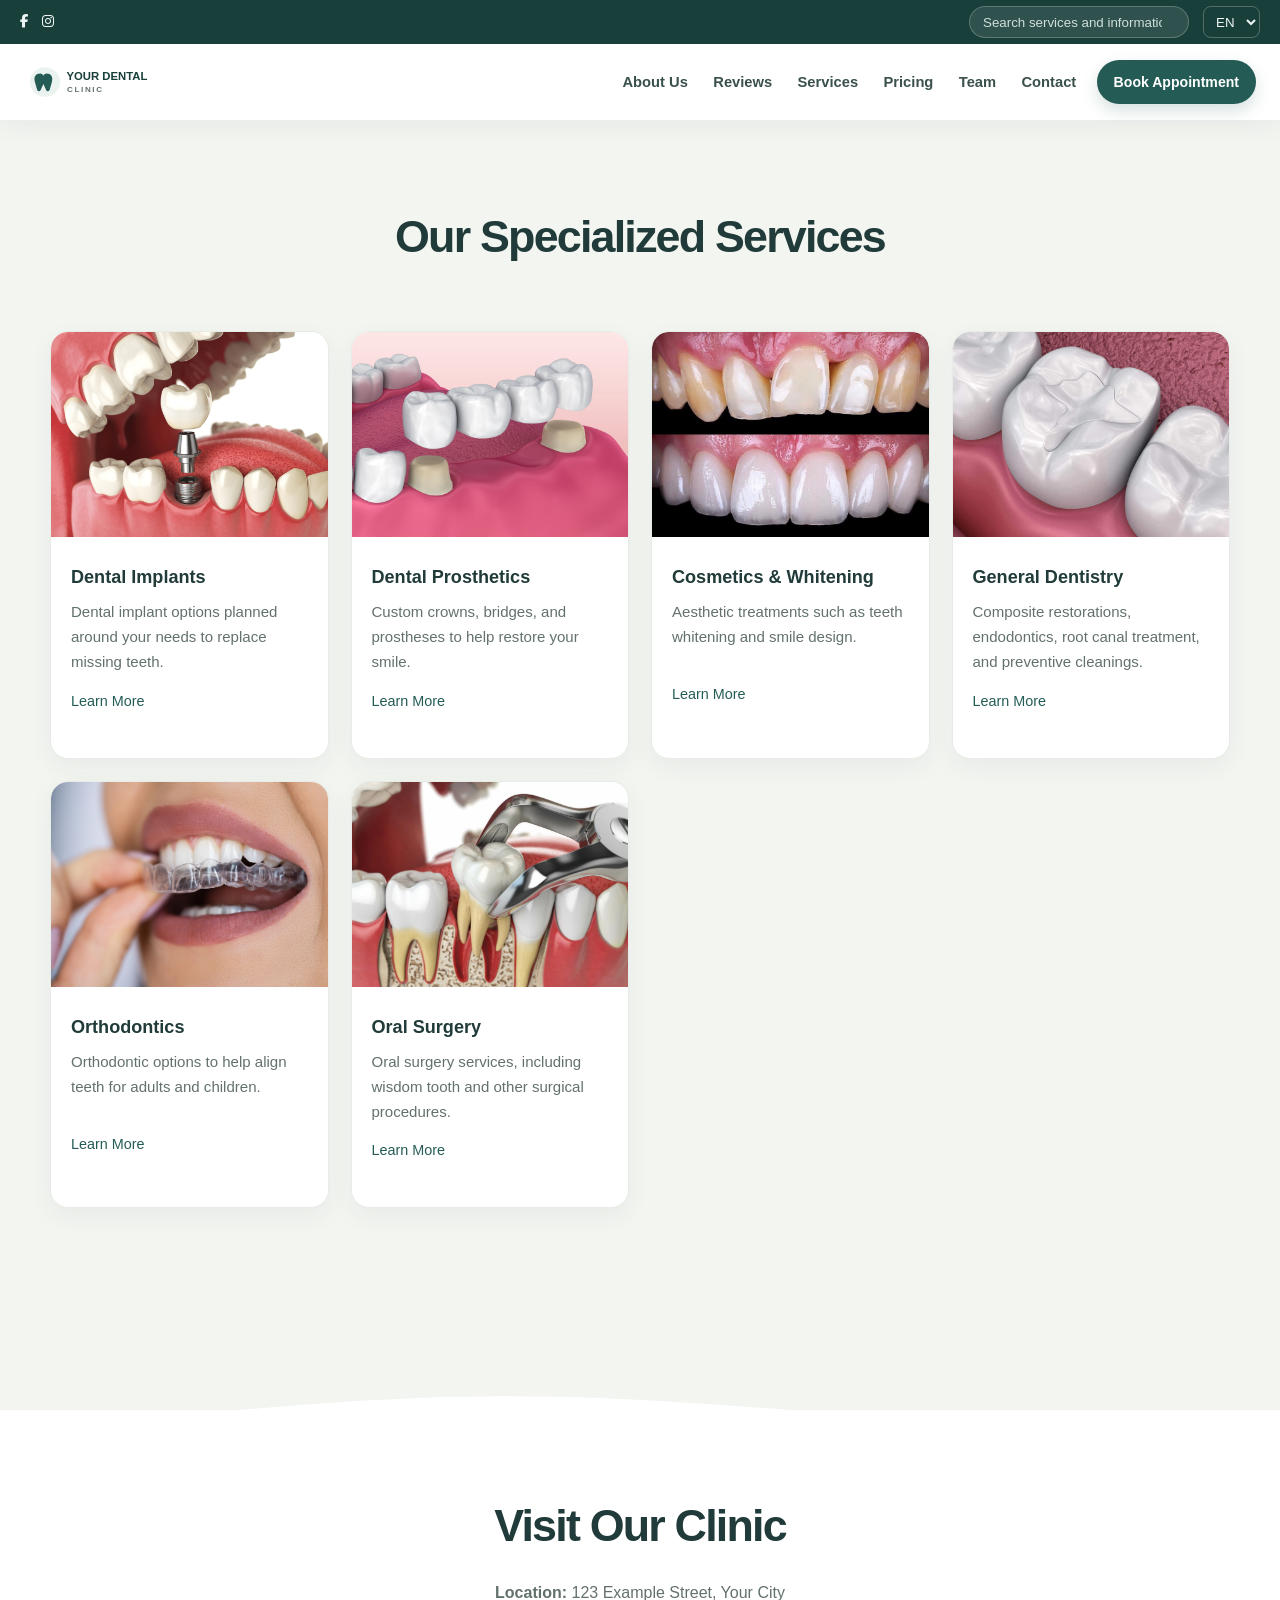
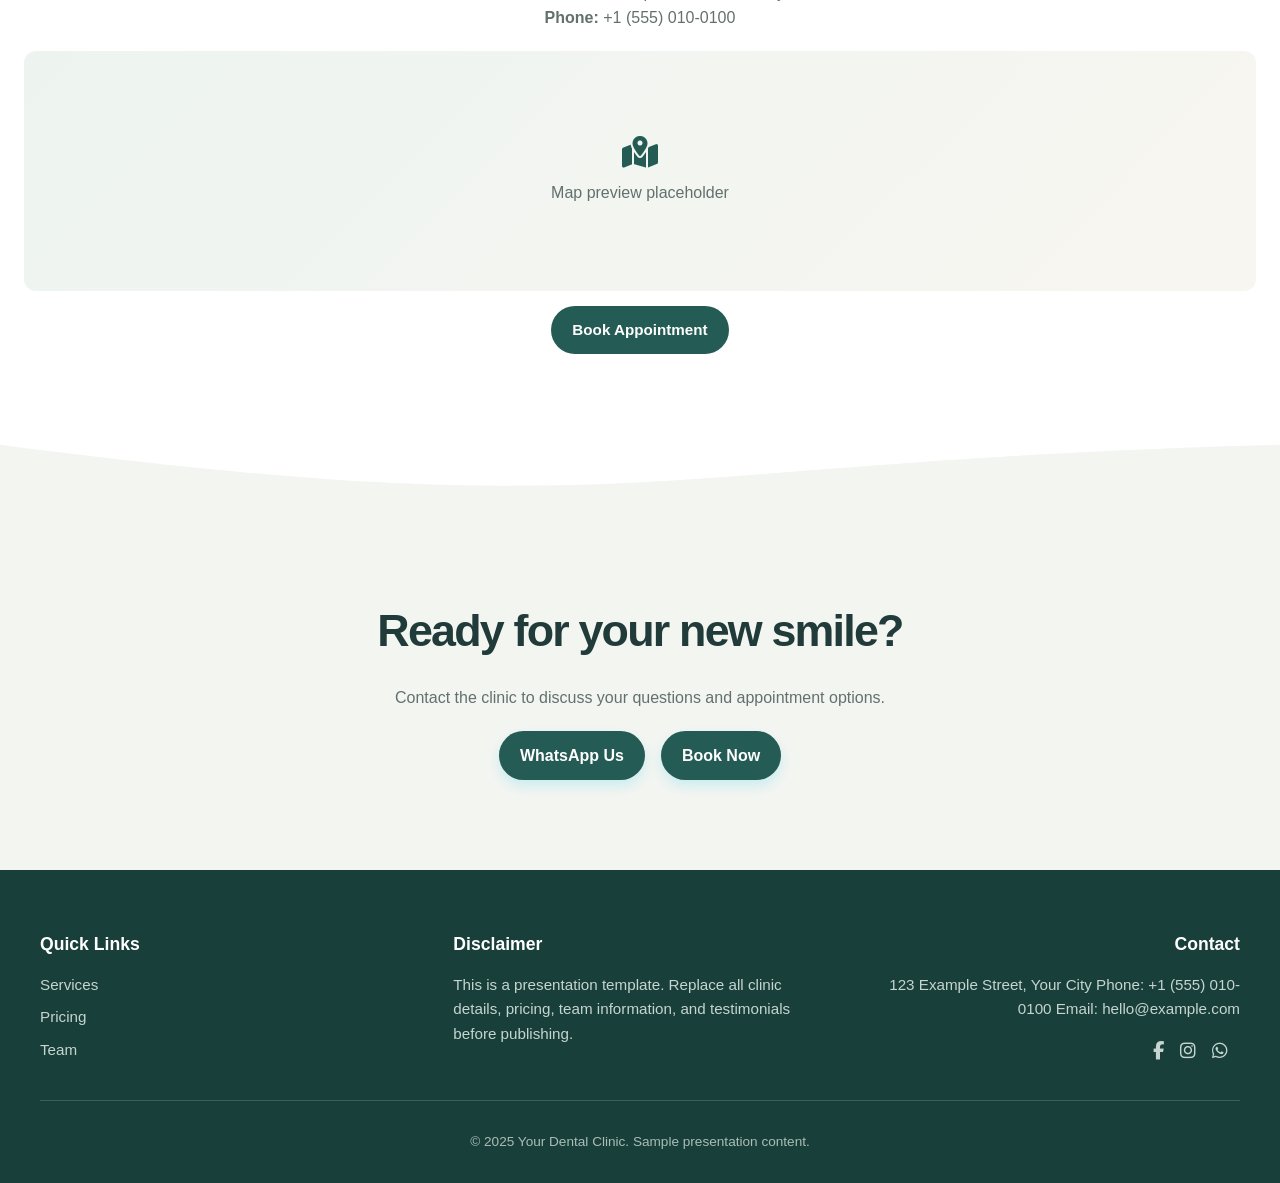
<file: pages/treatments.html>
<!-- PART 1: HEAD AND NAVBAR -->
<!DOCTYPE html>
<html lang="en">
<head>
  <meta charset="UTF-8" />
  <meta name="viewport" content="width=device-width, initial-scale=1.0" />
  <title>Your Dental Clinic - Treatments</title>
  <link rel="stylesheet" href="../styles.css" />
  <script defer src="../js/translations.js"></script>
  <script defer src="../script.js"></script>
  <link rel="stylesheet" href="https://cdnjs.cloudflare.com/ajax/libs/font-awesome/6.4.0/css/all.min.css" />
  <link rel="icon" type="image/svg+xml" href="../images/generic-dental-logo.svg">
</head>
<body>

<!-- Top Navbar -->
<header class="top-navbar" style="margin-bottom: 0;">
  <div class="social-icons">
    <a href="#"><i class="fab fa-facebook-f"></i></a>
    <a href="#"><i class="fab fa-instagram"></i></a>
  </div>
  <div class="search-container">
    <input type="text" id="searchInput" placeholder="Search..." />
  </div>
  <div class="language-select">
    <select id="language">
      <option value="en">EN</option>
      <option value="it">IT</option>
      <option value="al">AL</option>
    </select>
  </div>
</header>

<nav class="dentozen-navbar" style="margin-top: 0;">
  <div class="nav-content">
    <div class="logo">
      <a href="../index.html">
        <img src="../images/generic-dental-logo.svg" alt="Your Dental Clinic" />
      </a>
    </div>

    <button class="hamburger" type="button" aria-label="Open navigation menu" aria-controls="navLinks" aria-expanded="false"><i class="fas fa-bars"></i></button>
    <ul class="nav-links" id="navLinks">
      <li><a href="../pages/aboutus.html" data-i18n="nav_about">About Us</a></li>
      <li><a href="../pages/testimonials.html" data-i18n="nav_reviews">Reviews</a></li>
      <li><a href="../pages/treatments.html" data-i18n="nav_services">Services</a></li>
      <li><a href="../pages/pricing.html" data-i18n="nav_pricing">Pricing</a></li>
      <li><a href="../pages/team.html" data-i18n="nav_team">Team</a></li>
      <li><a href="../pages/contacts.html" data-i18n="nav_contact">Contact</a></li>
      <li class="nav-appointment"><a class="appointment-btn" href="../pages/contacts.html#contact-form" data-i18n="book">Book Appointment</a></li>
    </ul>
  </div>
</nav>

<!-- Services -->
<section class="section beige">
  <h2 class="section-title" data-i18n="our_services">Our Services</h2>
  <div class="services-grid">
    <div class="service-card">
      <img src="../images/dental-implants.png" alt="Dental Implants" />
      <h3 data-i18n="services.implants.title">Dental Implants</h3>
      <p data-i18n="services.implants.text">Durable and natural-looking replacement teeth that function like your own.</p>
      <a href="../services/implants.html" class="btn outline" data-i18n="services.implants.btn">Learn More</a>
    </div>
    <div class="service-card">
      <img src="../images/dental-prosthesis.jpg" alt="Dental Prosthetics" />
      <h3 data-i18n="services.prosthetics.title">Dental Prosthetics</h3>
      <p data-i18n="services.prosthetics.text">Custom-made devices to replace missing teeth and restore your smile.</p>
      <a href="../services/prosthetics.html" class="btn outline" data-i18n="services.prosthetics.btn">Learn More</a>
    </div>
    <div class="service-card">
      <img src="../images/dental-cosmetics.jpg" alt="Dental Cosmetics" />
      <h3 data-i18n="services.cosmetics.title">Dental Cosmetics</h3>
      <p data-i18n="services.cosmetics.text">Professional teeth whitening and smile design to enhance your natural beauty.</p>
      <a href="../services/cosmetics.html" class="btn outline" data-i18n="services.cosmetics.btn">Learn More</a>
    </div>
    <div class="service-card">
      <img src="../images/composite-fillings.jpg" alt="Composite Fillings" />
      <h3 data-i18n="services.general.title">General Dentistry</h3>
      <p data-i18n="services.general.text">Comprehensive dental care for the whole family, including check-ups and cleanings.</p>
      <a href="../services/general.html" class="btn outline" data-i18n="services.general.btn">Learn More</a>
    </div>
    <div class="service-card">
      <img src="../images/dental-aligners.jpg" alt="Orthodontics" />
      <h3 data-i18n="services.orthodontics.title">Orthodontics</h3>
      <p data-i18n="services.orthodontics.text">Comprehensive orthodontic care, including braces and aligners, for a straighter smile.</p>
      <a href="../services/orthodontics.html" class="btn outline" data-i18n="services.orthodontics.btn">Learn More</a>
    </div>
    <div class="service-card">
      <img src="../images/oral-surgery.jpg" alt="Oral Surgeries" />
      <h3 data-i18n="services.surgery.title">Oral Surgeries</h3>
      <p data-i18n="services.surgery.text">Expert surgical procedures for wisdom teeth removal, implants, and more.</p>
      <a href="../services/oral-surgeries.html" class="btn outline" data-i18n="services.surgery.btn">Learn More</a>
    </div>
  </div>
</section>

<div class="section-divider wave-up">
  <svg viewBox="0 0 1200 120" preserveAspectRatio="none">
    <path d="M0,120 C600,20 600,100 1200,120 L1200,0 L0,0 Z" fill="#fdf7f1"></path>
  </svg>
</div>

<!-- Contact -->
<section class="section contact" id="contact">
  <h2 class="section-title" data-i18n="contact_us">How Can You Find Us?</h2>
  <p data-i18n="contact.location"><strong>Location:</strong> 123 Example Street, Your City</p>
  <p data-i18n="contact.phone"><strong>Phone:</strong> +1 (555) 010-0100</p>
  <div class="map-placeholder" id="map-preview" role="img" aria-label="Sample map placeholder"><i class="fas fa-map-location-dot" aria-hidden="true"></i><p data-i18n="map_placeholder">Map preview placeholder</p></div>
  <a href="../pages/contacts.html" class="btn primary" data-i18n="book">Book Appointment</a>
</section>

<!-- Questions Section -->
<div class="section-divider wave-down">
  <svg viewBox="0 0 1200 120" preserveAspectRatio="none">
    <path d="M0,0 C600,100 600,20 1200,0 L1200,120 L0,120 Z" fill="#fdf7f1"></path>
  </svg>
</div>
<section class="section beige">
  <h2 class="section-title" data-i18n="questions">Questions about your treatment?</h2>
  <p data-i18n="email_or_book">Feel free to email us or book an appointment now.</p>
  <div class="hero-buttons" style="margin-top: 20px;">
    <a href="mailto:hello@example.com" class="btn secondary" data-i18n="questions.btn.message">Message Us</a>
    <a href="../pages/contacts.html#contact-form" class="btn primary" data-i18n="questions.btn.book">Book Now</a>
  </div>
</section>

<!-- Footer -->
<footer class="footer">
  <div class="footer-grid">
    <div>
      <h4 data-i18n="footer.quicklinks.title">Quick Links</h4>
      <ul>
        <li><a href="../pages/treatments.html" data-i18n="footer.quicklinks.services">Services</a></li>
        <li><a href="../pages/pricing.html" data-i18n="footer.quicklinks.pricing">Pricing</a></li>
        <li><a href="../pages/team.html" data-i18n="footer.quicklinks.team">Team</a></li>
      </ul>
    </div>
    <div>
      <h4 data-i18n="footer.disclaimer.title">Disclaimer</h4>
      <p data-i18n="footer.disclaimer.text">
        This is a presentation template. Replace all clinic details, pricing, team information, and testimonials before publishing.
      </p>
    </div>
    <div class="contactfootercontent">
      <h4 data-i18n="footer.contact.title">Contact</h4>
      <p data-i18n="footer.contact.text">
        123 Example Street, Your City<br>Phone: +1 (555) 010-0100<br>Email: hello@example.com
      </p>
      <div class="social-icons">
        <a href="#"><i class="fab fa-facebook-f"></i></a>
        <a href="#"><i class="fab fa-instagram"></i></a>
        <a href="#"><i class="fab fa-whatsapp"></i></a>
      </div>
    </div>
  </div>

  <div class="copyright" data-i18n="footer.copyright">
    © 2025 Your Dental Clinic. Sample presentation content.
  </div>
</footer>

<button id="scrollToTopBtn"><i class="fas fa-chevron-up"></i></button>

<!-- Inline language JS for EN/IT with persistence across pages -->
<script>
  (function () {
    const translations = {
      en: {
        "search.placeholder": "Search...",

        "nav.about": "About Us",
        "nav.reviews": "Reviews",
        "nav.services": "Services",
        "nav.pricing": "Pricing",
        "nav.team": "Team",
        "nav.contact": "Contact",
        "nav.appointment": "Book Appointment",

        "our_services": "Our Services",

        "services.implants.title": "Dental Implants",
        "services.implants.text": "Durable and natural-looking replacement teeth that function like your own.",
        "services.implants.btn": "Learn More",

        "services.prosthetics.title": "Dental Prosthetics",
        "services.prosthetics.text": "Custom-made devices to replace missing teeth and restore your smile.",
        "services.prosthetics.btn": "Learn More",

        "services.cosmetics.title": "Dental Cosmetics",
        "services.cosmetics.text": "Professional teeth whitening and smile design to enhance your natural beauty.",
        "services.cosmetics.btn": "Learn More",

        "services.general.title": "General Dentistry",
        "services.general.text": "Comprehensive dental care for the whole family, including check-ups and cleanings.",
        "services.general.btn": "Learn More",

        "services.orthodontics.title": "Orthodontics",
        "services.orthodontics.text": "Comprehensive orthodontic care, including braces and aligners, for a straighter smile.",
        "services.orthodontics.btn": "Learn More",

        "services.surgery.title": "Oral Surgeries",
        "services.surgery.text": "Expert surgical procedures for wisdom teeth removal, implants, and more.",
        "services.surgery.btn": "Learn More",

        "contact_us": "How Can You Find Us?",
        "contact.location": "<strong>Location:</strong> 123 Example Street, Your City",
        "contact.phone": "<strong>Phone:</strong> +1 (555) 010-0100",
        "book": "Book Appointment",

        "questions": "Questions about your treatment?",
        "email_or_book": "Feel free to email us or book an appointment now.",
        "questions.btn.message": "Message Us",
        "questions.btn.book": "Book Now",

        "footer.quicklinks.title": "Quick Links",
        "footer.quicklinks.services": "Services",
        "footer.quicklinks.pricing": "Pricing",
        "footer.quicklinks.team": "Team",

        "footer.disclaimer.title": "Disclaimer",
        "footer.disclaimer.text": "This is a presentation template. Replace all clinic details, pricing, team information, and testimonials before publishing.",

        "footer.contact.title": "Contact",
        "footer.contact.text": "123 Example Street, Your City<br>Phone: +1 (555) 010-0100<br>Email: hello@example.com",

        "footer.copyright": "© 2025 Your Dental Clinic. Sample presentation content."
      },

      it: {
        "search.placeholder": "Cerca...",

        "nav.about": "Chi Siamo",
        "nav.reviews": "Recensioni",
        "nav.services": "Trattamenti",
        "nav.pricing": "Prezzi",
        "nav.team": "Team",
        "nav.contact": "Contatti",
        "nav.appointment": "Prenota una Visita",

        "our_services": "I nostri trattamenti",

        "services.implants.title": "Impianti dentali",
        "services.implants.text": "Denti sostitutivi resistenti e dall’aspetto naturale che funzionano come i tuoi.",
        "services.implants.btn": "Scopri di più",

        "services.prosthetics.title": "Protesi dentarie",
        "services.prosthetics.text": "Dispositivi su misura per sostituire i denti mancanti e ridare armonia al tuo sorriso.",
        "services.prosthetics.btn": "Scopri di più",

        "services.cosmetics.title": "Odontoiatria estetica",
        "services.cosmetics.text": "Sbiancamento professionale e smile design per valorizzare la tua bellezza naturale.",
        "services.cosmetics.btn": "Scopri di più",

        "services.general.title": "Odontoiatria generale",
        "services.general.text": "Cura dentale completa per tutta la famiglia, inclusi controlli periodici e igiene orale.",
        "services.general.btn": "Scopri di più",

        "services.orthodontics.title": "Ortodonzia",
        "services.orthodontics.text": "Trattamenti ortodontici completi, apparecchi fissi e allineatori per un sorriso più dritto.",
        "services.orthodontics.btn": "Scopri di più",

        "services.surgery.title": "Chirurgia orale",
        "services.surgery.text": "Interventi chirurgici specialistici per ottavi, impianti e molto altro.",
        "services.surgery.btn": "Scopri di più",

        "contact_us": "Come puoi trovarci?",
        "contact.location": "<strong>Indirizzo:</strong> 123 Example Street, Your City",
        "contact.phone": "<strong>Telefono:</strong> +1 (555) 010-0100",
        "book": "Prenota una visita",

        "questions": "Domande sul tuo trattamento?",
        "email_or_book": "Scrivici via e-mail oppure prenota subito una visita.",
        "questions.btn.message": "Scrivici",
        "questions.btn.book": "Prenota ora",

        "footer.quicklinks.title": "Link rapidi",
        "footer.quicklinks.services": "Trattamenti",
        "footer.quicklinks.pricing": "Prezzi",
        "footer.quicklinks.team": "Team",

        "footer.disclaimer.title": "Disclaimer",
        "footer.disclaimer.text": "Questo è un modello dimostrativo. Sostituisci i dettagli della clinica, i prezzi, il team e le testimonianze prima della pubblicazione.",

        "footer.contact.title": "Contatti",
        "footer.contact.text": "123 Example Street, Your City<br>Telefono: +1 (555) 010-0100<br>Email: hello@example.com",

        "footer.copyright": "© 2025 Your Dental Clinic. Contenuto dimostrativo."
      }
    };

    function applyTranslations(lang) {
      const elements = document.querySelectorAll("[data-i18n]");
      elements.forEach(el => {
        const key = el.dataset.i18n;
        const value = translations[lang] && translations[lang][key];
        if (value) {
          el.innerHTML = value;
        }
      });

      const searchInput = document.getElementById("searchInput");
      if (searchInput && translations[lang] && translations[lang]["search.placeholder"]) {
        searchInput.setAttribute("placeholder", translations[lang]["search.placeholder"]);
      }

      document.documentElement.lang = lang;
    }

          function loadSavedLanguage() {
        try { return localStorage.getItem("siteLanguage"); }
        catch (error) { if (error.name !== "SecurityError") throw error; return null; }
      }
      function persistLanguage(language) {
        try { localStorage.setItem("siteLanguage", language); }
        catch (error) { if (error.name !== "SecurityError") throw error; }
      }
      document.addEventListener("DOMContentLoaded", function () {
      if (document.documentElement.lang === "al") return;
const select = document.getElementById("language");
      // Default main language is English
      const savedLang = new URLSearchParams(location.search).get("lang") || loadSavedLanguage() || "en";
      const initialLang = (savedLang === "en" || savedLang === "it") ? savedLang : "en";

      if (select) {
        select.value = initialLang;
      }
      applyTranslations(initialLang);

      if (select) {
        select.addEventListener("change", function () {
          const lang = select.value;
          // Only EN and IT are fully supported here; others fall back to EN
          const effectiveLang = (lang === "en" || lang === "it") ? lang : "en";
          persistLanguage(effectiveLang);
          applyTranslations(effectiveLang);
        });
      }
    });
  })();
</script>

</body>
</html>
</file>
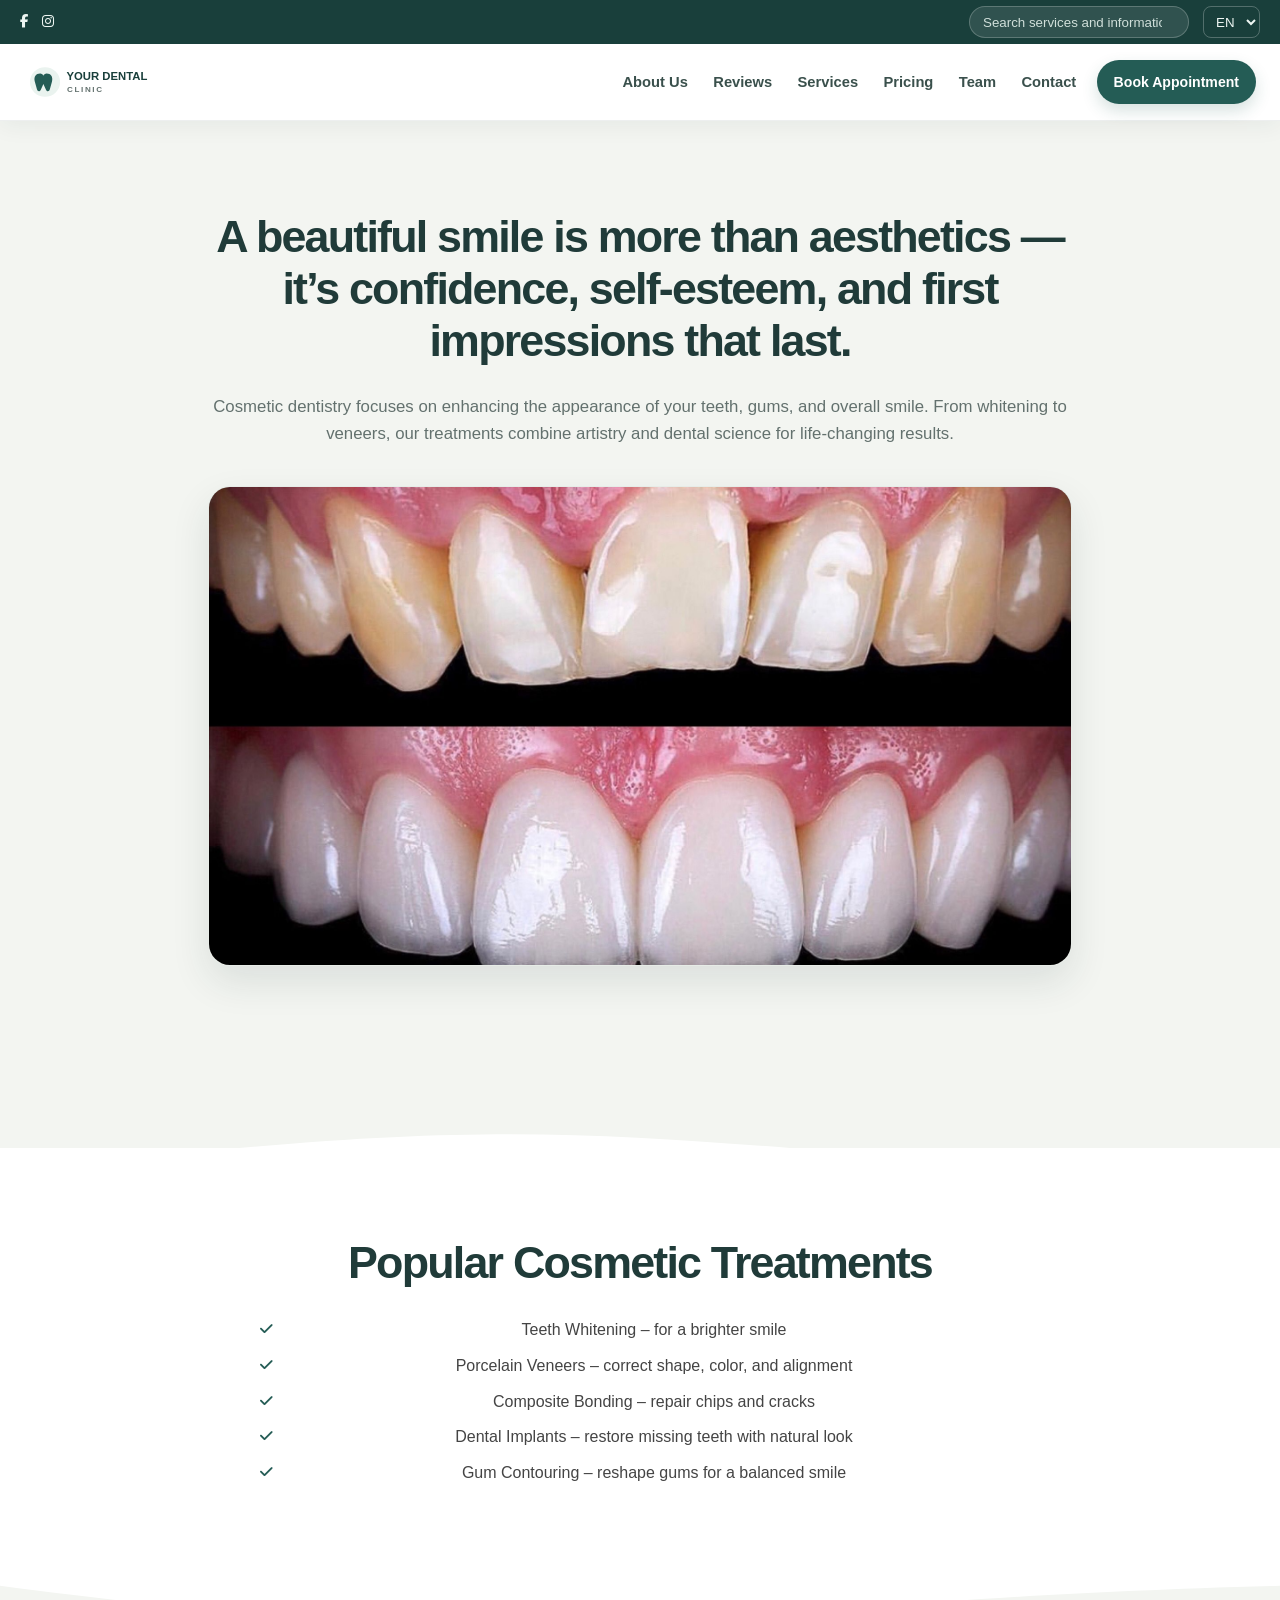
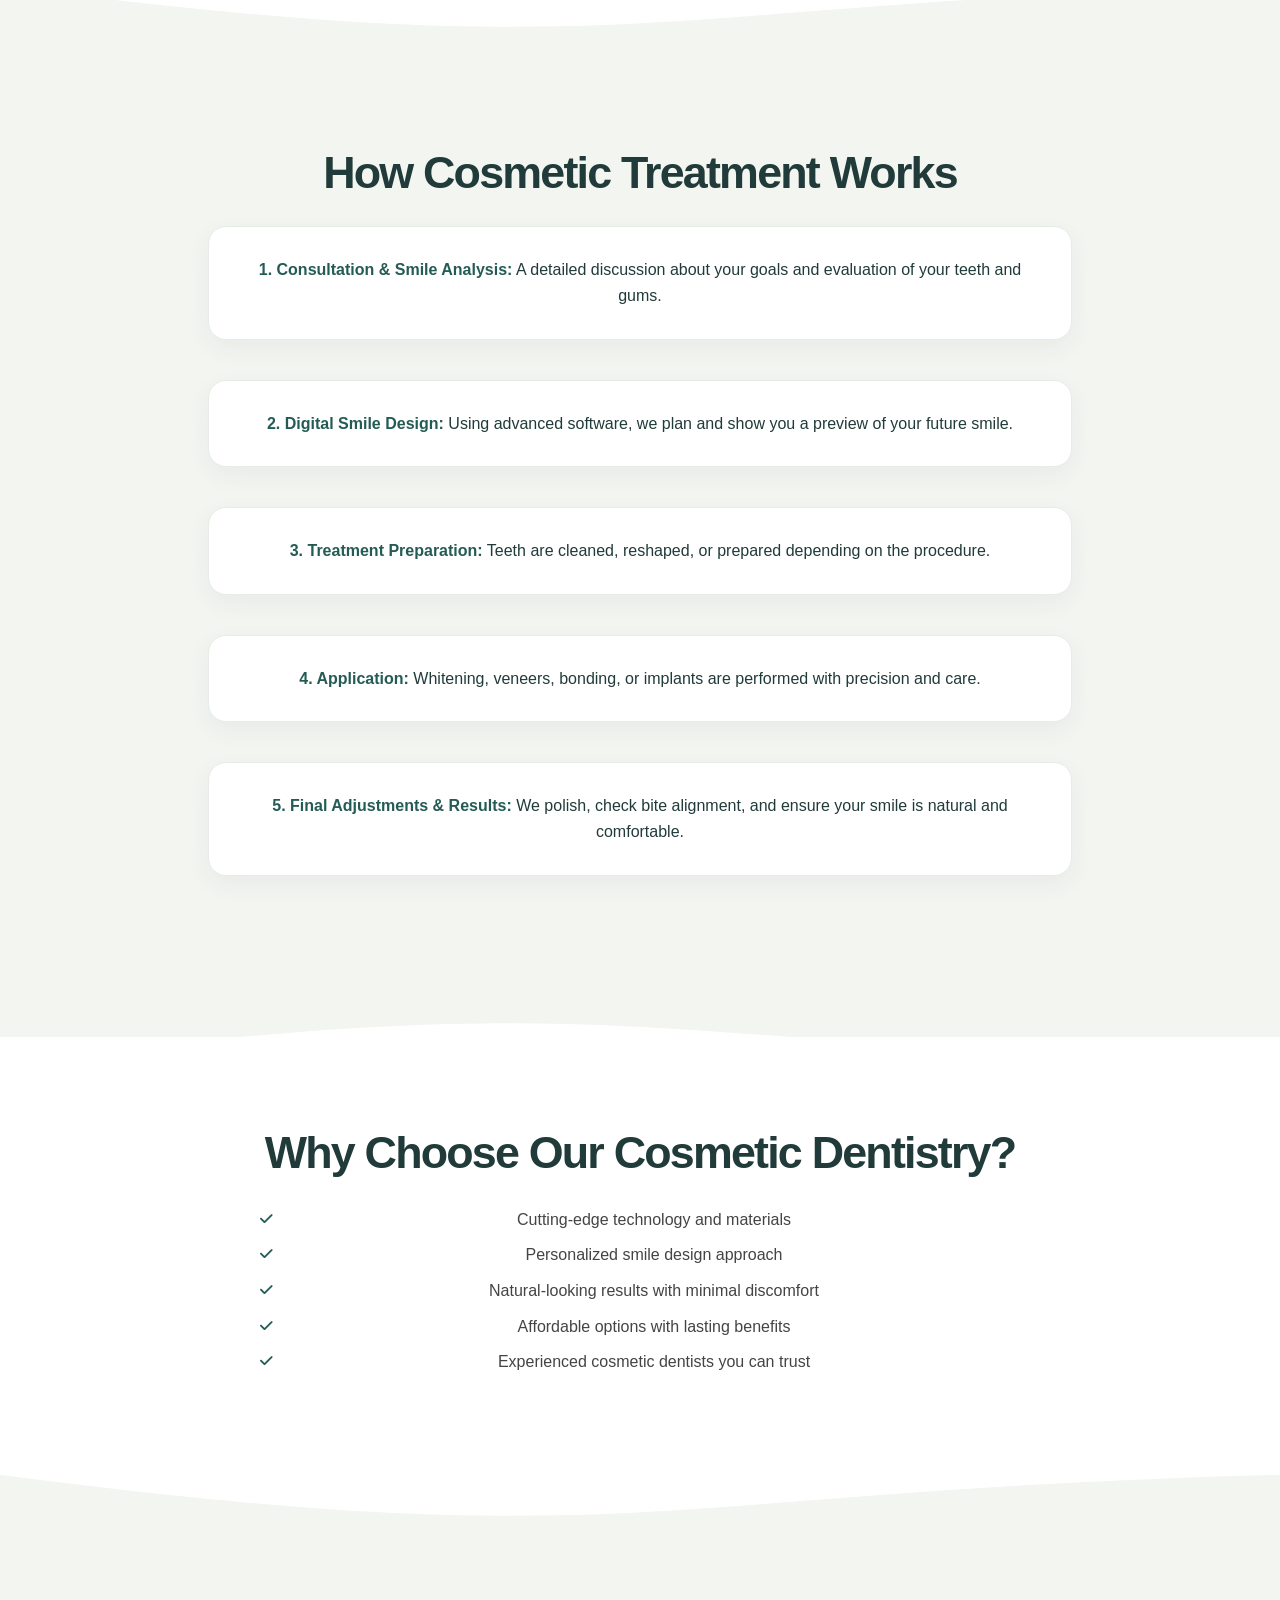
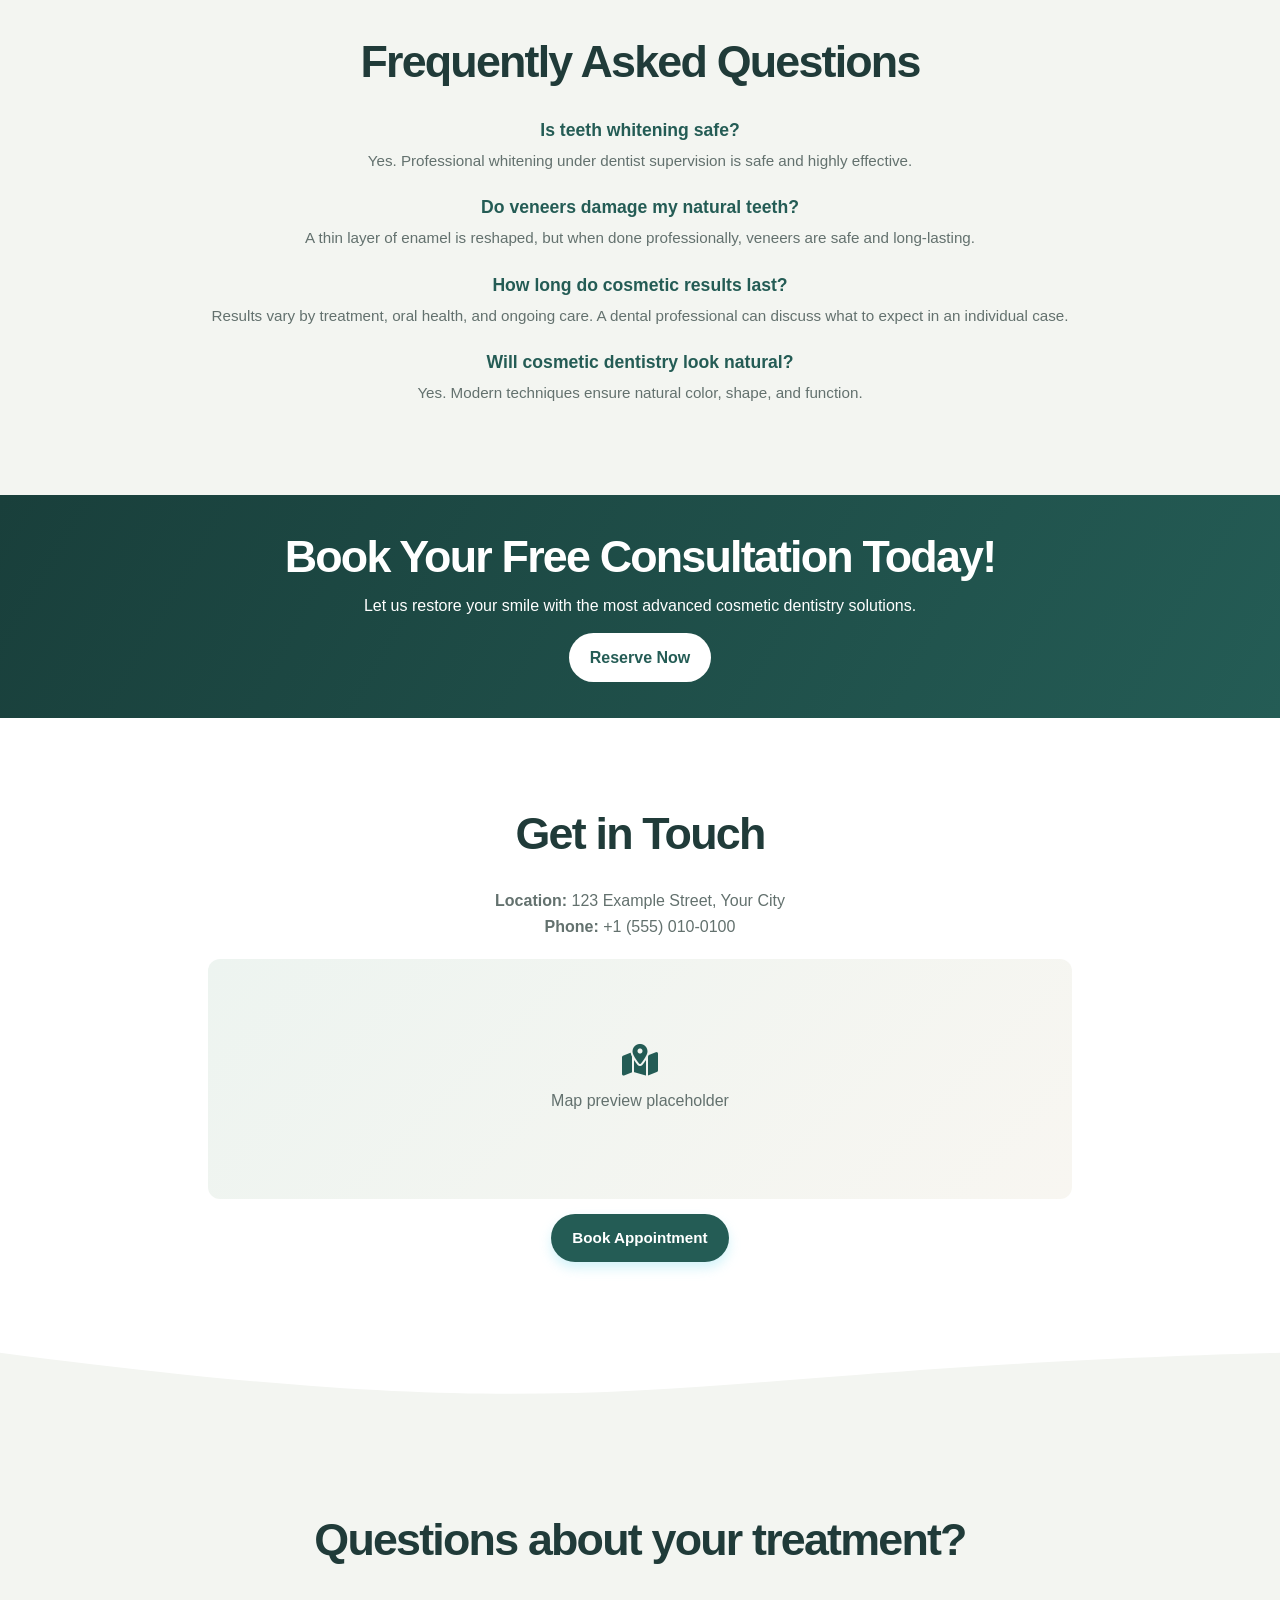
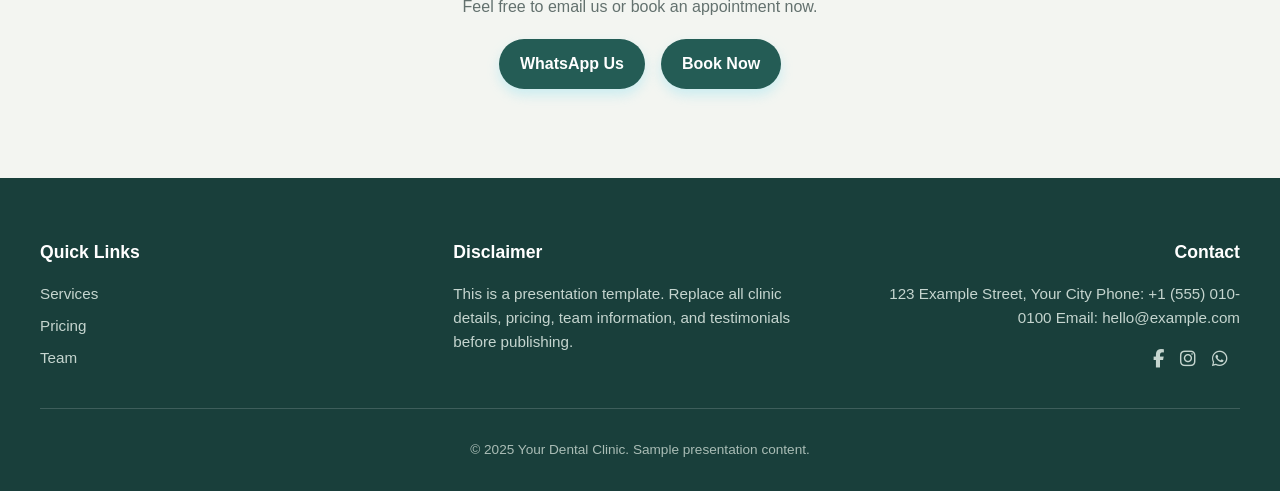
<file: services/cosmetics.html>
<!DOCTYPE html>
<html lang="it">
<head>
  <meta charset="UTF-8" />
  <meta name="viewport" content="width=device-width, initial-scale=1.0" />
  <title>Your Dental Clinic - Cosmetic Dentistry</title>
  <link rel="stylesheet" href="../styles.css" />
  <script defer src="../js/translations.js"></script>
  <script defer src="../script.js"></script>
  <link rel="stylesheet" href="https://cdnjs.cloudflare.com/ajax/libs/font-awesome/6.4.0/css/all.min.css" />
  <link rel="icon" type="image/svg+xml" href="../images/generic-dental-logo.svg">
  <style>
    /* === Section Styles === */
    .section { padding: 44px 20px; position: relative; }
    .section.beige { background: #fdf7f1; }
    .container.narrow { max-width: 900px; margin: 0 auto; padding: 0 18px; }
    .section-title {
      font-size: 1.95rem;
      font-weight: 700;
      color: #222;
      text-align: center;
      margin-bottom: 18px;
      line-height: 1.15;
    }
    .intro-text { color: #4b4b4b; text-align: center; font-size: 1.05rem; margin-bottom: 18px; }

    /* === Checklist === */
    .checklist { list-style: none; padding: 0; margin: 0 auto; max-width: 760px; }
    .checklist li {
      position: relative;
      padding-left: 28px;
      margin-bottom: 10px;
      color: #444;
    }
    .checklist li::before {
      content: "\f00c";
      font-family: "Font Awesome 6 Free";
      font-weight: 900;
      position: absolute;
      left: 0;
      top: 0;
      color: #b28756;
      font-size: 0.9rem;
    }

    .faq h3 {
      font-size: 1.1rem;
      margin-top: 20px;
      color: #b28756;
    }

    /* === Alternating Steps Layout === */
    .procedure-steps { display: flex; flex-direction: column; gap: 40px; margin-top: 20px; }
    .procedure-step {
      display: flex;
      align-items: center;
      gap: 20px;
      flex-wrap: wrap;
    }
    .procedure-step:nth-child(even) { flex-direction: row-reverse; }
    .step-text { flex: 1; min-width: 280px; }
    .step-text strong { color: #b28756; }
    .step-image { flex: 1; min-width: 280px; position: relative; }
    .step-image img {
      width: 100%;
      height: auto;
      border-radius: 12px;
      box-shadow: 0 8px 22px rgba(13,13,13,0.06);
    }
    .step-number {
      position: absolute;
      top: 10px;
      left: 10px;
      width: 36px;
      height: 36px;
      line-height: 36px;
      text-align: center;
      border-radius: 50%;
      background: #b28756;
      color: #fff;
      font-weight: 700;
      box-shadow: 0 6px 14px rgba(178,135,86,0.18);
      z-index: 2;
      font-size: 16px;
    }

    /* === CTA === */
    .cta-section {
      background: #b28756;
      color: #fff;
      text-align: center;
      padding: 36px 18px;
    }
    .btn {
      background: #b28756;
      color: #fff;
      padding: 10px 20px;
      border-radius: 6px;
      text-decoration: none;
      transition: background 0.3s;
    }
    .btn:hover { background: #946a41; }

    /* Responsive */
    @media (max-width: 768px) {
      .procedure-step { flex-direction: column !important; text-align: center; }
      .procedure-step:nth-child(even) { flex-direction: column !important; }
    }
  </style>
</head>
<body>

<!-- Top Navbar -->
<header class="top-navbar" style="margin-bottom: 0;">
  <div class="social-icons">
    <a href="#"><i class="fab fa-facebook-f"></i></a>
    <a href="#"><i class="fab fa-instagram"></i></a>
  </div>
  <div class="search-container">
    <input type="text" id="searchInput" placeholder="Cerca..." />
  </div>
  <div class="language-select">
    <select id="language">
      <option value="en">EN</option>
      <option value="it">IT</option>
      <option value="al">AL</option>
    </select>
  </div>
</header>

<nav class="dentozen-navbar" style="margin-top: 0;">
  <div class="nav-content">
    <div class="logo">
      <a href="../index.html">
        <img src="../images/generic-dental-logo.svg" alt="Your Dental Clinic" />
      </a>
    </div>
    <button class="hamburger" type="button" aria-label="Open navigation menu" aria-controls="navLinks" aria-expanded="false"><i class="fas fa-bars"></i></button>
    <ul class="nav-links" id="navLinks">
      <li><a href="../pages/aboutus.html" data-i18n="nav_about">Chi Siamo</a></li>
      <li><a href="../pages/testimonials.html" data-i18n="nav_reviews">Recensioni</a></li>
      <li><a href="../pages/treatments.html" data-i18n="nav_services">Trattamenti</a></li>
      <li><a href="../pages/pricing.html" data-i18n="nav_pricing">Prezzi</a></li>
      <li><a href="../pages/team.html" data-i18n="nav_team">Team</a></li>
      <li><a href="../pages/contacts.html" data-i18n="nav_contact">Contatti</a></li>
      <li class="nav-appointment"><a class="appointment-btn" href="../pages/contacts.html#contact-form" data-i18n="book">Prenota una Visita</a></li>
    </ul>
  </div>
</nav>

<!-- Service Overview -->
<section class="section beige">
  <div class="container narrow">
    <h2 class="section-title" data-i18n="cosmetics.title">
      Un bel sorriso è molto più dell’estetica: è sicurezza, autostima e una prima impressione che dura nel tempo.
    </h2>
    <p class="intro-text" data-i18n="cosmetics.intro">
      L’odontoiatria estetica si concentra sul miglioramento dell’aspetto dei denti, delle gengive e del sorriso nel suo insieme. Dallo sbiancamento alle faccette, i nostri trattamenti uniscono arte e scienza dentale per risultati che cambiano la vita.
    </p>
    <div class="image-center">
      <img src="../images/dental-cosmetics.jpg" alt="Odontoiatria estetica" class="service-image" />
    </div>
  </div>
</section>

<!-- SVG divider: beige -> white (wave up) -->
<div class="section-divider wave-up">
  <svg viewBox="0 0 1200 120" preserveAspectRatio="none" xmlns="http://www.w3.org/2000/svg">
    <path d="M0,120 C600,20 600,100 1200,120 L1200,0 L0,0 Z" fill="#fdf7f1"></path>
  </svg>
</div>

<!-- Types of Treatments -->
<section class="section">
  <div class="container narrow">
    <h2 class="section-title" data-i18n="cosmetics.types_title">Trattamenti estetici più richiesti</h2>
    <ul class="checklist">
      <li data-i18n="cosmetics.types.whitening">Sbiancamento dentale – per un sorriso più bianco e luminoso</li>
      <li data-i18n="cosmetics.types.veneers">Faccette in porcellana – correggono forma, colore e lieve disallineamento</li>
      <li data-i18n="cosmetics.types.bonding">Ricostruzioni in composito (bonding) – riparano scheggiature e piccole fratture</li>
      <li data-i18n="cosmetics.types.implants">Impianti dentali – sostituiscono i denti mancanti con un aspetto naturale</li>
      <li data-i18n="cosmetics.types.gum">Rimodellamento gengivale – ridefinisce le gengive per un sorriso armonioso</li>
    </ul>
  </div>
</section>

<!-- SVG divider: white -> beige (wave down) -->
<div class="section-divider wave-down">
  <svg viewBox="0 0 1200 120" preserveAspectRatio="none" xmlns="http://www.w3.org/2000/svg">
    <path d="M0,0 C600,100 600,20 1200,0 L1200,120 L0,120 Z" fill="#fdf7f1"></path>
  </svg>
</div>

<!-- Procedure Steps -->
<section class="section beige">
  <div class="container narrow">
    <h2 class="section-title" data-i18n="cosmetics.procedure_title">Come funziona un trattamento estetico</h2>
    <div class="procedure-steps">
      <div class="procedure-step">
        <div class="step-text" data-i18n="cosmetics.procedure.step1">
          <strong>1. Visita e analisi del sorriso:</strong> colloquio dettagliato sui tuoi obiettivi ed esame di denti e gengive.
        </div>
      </div>
      <div class="procedure-step">
        <div class="step-text" data-i18n="cosmetics.procedure.step2">
          <strong>2. Digital Smile Design:</strong> con software avanzati progettiamo e ti mostriamo l’anteprima del nuovo sorriso.
        </div>
      </div>
      <div class="procedure-step">
        <div class="step-text" data-i18n="cosmetics.procedure.step3">
          <strong>3. Preparazione:</strong> i denti vengono puliti, rimodellati o preparati in base al tipo di trattamento.
        </div>
      </div>
      <div class="procedure-step">
        <div class="step-text" data-i18n="cosmetics.procedure.step4">
          <strong>4. Applicazione:</strong> sbiancamento, faccette, bonding o impianti vengono eseguiti con precisione e cura.
        </div>
      </div>
      <div class="procedure-step">
        <div class="step-text" data-i18n="cosmetics.procedure.step5">
          <strong>5. Rifinitura e controllo finale:</strong> lucidiamo, controlliamo il combaciamento e ci assicuriamo che il sorriso sia naturale e confortevole.
        </div>
      </div>
    </div>
  </div>
</section>

<!-- SVG divider: beige -> white (wave up) -->
<div class="section-divider wave-up">
  <svg viewBox="0 0 1200 120" preserveAspectRatio="none" xmlns="http://www.w3.org/2000/svg">
    <path d="M0,120 C600,20 600,100 1200,120 L1200,0 L0,0 Z" fill="#fdf7f1"></path>
  </svg>
</div>

<!-- Why Trust Us -->
<section class="section">
  <div class="container narrow">
    <h2 class="section-title" data-i18n="cosmetics.sales_title">Perché scegliere la nostra odontoiatria estetica?</h2>
    <ul class="checklist">
      <li data-i18n="cosmetics.sales.tip1">Tecnologie e materiali di ultima generazione</li>
      <li data-i18n="cosmetics.sales.tip2">Progettazione del sorriso personalizzata su misura per te</li>
      <li data-i18n="cosmetics.sales.tip3">Risultati naturali con il minimo disagio</li>
      <li data-i18n="cosmetics.sales.tip4">Soluzioni accessibili con benefici duraturi</li>
      <li data-i18n="cosmetics.sales.tip5">Dentisti estetici con grande esperienza e affidabilità</li>
    </ul>
  </div>
</section>

<!-- SVG divider: white -> beige (wave down) -->
<div class="section-divider wave-down">
  <svg viewBox="0 0 1200 120" preserveAspectRatio="none" xmlns="http://www.w3.org/2000/svg">
    <path d="M0,0 C600,100 600,20 1200,0 L1200,120 L0,120 Z" fill="#fdf7f1"></path>
  </svg>
</div>

<!-- FAQ -->
<section class="section beige">
  <div class="container narrow">
    <h2 class="section-title" data-i18n="cosmetics.faq_title">Domande frequenti</h2>
    <div class="faq">
      <h3 data-i18n="cosmetics.faq.q1">Lo sbiancamento dentale è sicuro?</h3>
      <p data-i18n="cosmetics.faq.a1">Sì. Lo sbiancamento professionale eseguito sotto il controllo del dentista è sicuro e molto efficace.</p>

      <h3 data-i18n="cosmetics.faq.q2">Le faccette rovinano i denti naturali?</h3>
      <p data-i18n="cosmetics.faq.a2">Viene rimossa solo una sottile quantità di smalto; se eseguite correttamente, le faccette sono sicure e durature.</p>

      <h3 data-i18n="cosmetics.faq.q3">Per quanto tempo durano i risultati estetici?</h3>
      <p data-i18n="cosmetics.faq.a3">La durata dei risultati varia in base al trattamento, alla salute orale e alle cure successive. Un professionista può indicare cosa aspettarsi nel tuo caso.</p>

      <h3 data-i18n="cosmetics.faq.q4">L’odontoiatria estetica sembra naturale?</h3>
      <p data-i18n="cosmetics.faq.a4">Sì. Le tecniche moderne permettono di ottenere colore, forma e funzione estremamente naturali.</p>
    </div>
  </div>
</section>

<!-- Call to Action -->
<section class="cta-section fade-in">
  <div class="container narrow center">
    <h2 class="section-title" style="color: #fff; margin-bottom: 10px;" data-i18n="cta.title">Prenota oggi la tua consulenza gratuita!</h2>
    <p style="color: #fff; margin-bottom: 14px;" data-i18n="cta.text">Lascia che trasformiamo il tuo sorriso con le soluzioni di odontoiatria estetica più avanzate.</p>
    <a href="../pages/contacts.html" class="btn primary" data-i18n="cta.button">Prenota ora</a>
  </div>
</section>

<!-- Contact -->
<section class="section contact fade-in" id="contact">
  <div class="container narrow">
    <h2 class="section-title" data-i18n="contact.title">Come puoi trovarci?</h2>
    <p data-i18n="contact.location"><strong>Indirizzo:</strong> 123 Example Street, Your City</p>
    <p data-i18n="contact.phone"><strong>Telefono:</strong> +1 (555) 010-0100</p>
    <div class="map-placeholder" id="map-preview" role="img" aria-label="Sample map placeholder"><i class="fas fa-map-location-dot" aria-hidden="true"></i><p data-i18n="map_placeholder">Map preview placeholder</p></div>
    <div class="hero-buttons">
      <a href="../pages/contacts.html#contact-form" class="btn primary" data-i18n="book">Prenota una Visita</a>
    </div>
  </div>
</section>

<!-- SVG divider: contact -> questions -->
<div class="section-divider wave-down">
  <svg viewBox="0 0 1200 120" preserveAspectRatio="none" xmlns="http://www.w3.org/2000/svg">
    <path d="M0,0 C600,100 600,20 1200,0 L1200,120 L0,120 Z" fill="#fdf7f1"></path>
  </svg>
</div>

<!-- Questions Section -->
<section class="section beige fade-in">
  <div class="container narrow">
    <h2 class="section-title" data-i18n="questions.title">Domande sul tuo trattamento?</h2>
    <p data-i18n="questions.text">Scrivici via e-mail oppure prenota subito una visita.</p>
    <div class="hero-buttons" style="margin-top: 20px;">
      <a href="mailto:hello@example.com" class="btn secondary" data-i18n="questions.btn.message">Scrivici</a>
      <a href="../pages/contacts.html#contact-form" class="btn primary" data-i18n="questions.btn.book">Prenota ora</a>
    </div>
  </div>
</section>

<!-- Footer -->
<footer class="footer fade-in">
  <div class="footer-grid">
    <div>
      <h4 data-i18n="footer.quicklinks.title">Link rapidi</h4>
      <ul>
        <li><a href="../pages/treatments.html" data-i18n="footer.quicklinks.services">Trattamenti</a></li>
        <li><a href="../pages/pricing.html" data-i18n="footer.quicklinks.pricing">Prezzi</a></li>
        <li><a href="../pages/team.html" data-i18n="footer.quicklinks.team">Team</a></li>
      </ul>
    </div>
    <div>
      <h4 data-i18n="footer.disclaimer.title">Disclaimer</h4>
      <p data-i18n="footer.disclaimer.text">
        Questo è un modello dimostrativo. Sostituisci i dettagli della clinica, i prezzi, il team e le testimonianze prima della pubblicazione.
      </p>
    </div>
    <div class="contactfootercontent">
      <h4 data-i18n="footer.contact.title">Contatti</h4>
      <p data-i18n="footer.contact.text">
        123 Example Street, Your City<br>Telefono: +1 (555) 010-0100<br>Email: hello@example.com
      </p>
      <div class="social-icons">
        <a href="#"><i class="fab fa-facebook-f"></i></a>
        <a href="#"><i class="fab fa-instagram"></i></a>
        <a href="#"><i class="fab fa-whatsapp"></i></a>
      </div>
    </div>
  </div>
  <div class="copyright" data-i18n="footer.copyright">
    © 2025 Your Dental Clinic. Contenuto dimostrativo.
  </div>
</footer>

<button id="scrollToTopBtn"><i class="fas fa-chevron-up"></i></button>

<!-- Inline language JS -->
<script>
  (function() {
    const translations = {
      en: {
        "search.placeholder": "Search...",

        "nav.about": "About Us",
        "nav.reviews": "Reviews",
        "nav.services": "Services",
        "nav.pricing": "Pricing",
        "nav.team": "Team",
        "nav.contact": "Contact",
        "nav.appointment": "Book Appointment",

        "cosmetics.title": "A beautiful smile is more than aesthetics — it’s confidence, self-esteem, and first impressions that last.",
        "cosmetics.intro": "Cosmetic dentistry focuses on enhancing the appearance of your teeth, gums, and overall smile. From whitening to veneers, our treatments combine artistry and dental science for life-changing results.",

        "cosmetics.types_title": "Popular Cosmetic Treatments",
        "cosmetics.types.whitening": "Teeth Whitening – for a brighter smile",
        "cosmetics.types.veneers": "Porcelain Veneers – correct shape, color, and alignment",
        "cosmetics.types.bonding": "Composite Bonding – repair chips and cracks",
        "cosmetics.types.implants": "Dental Implants – restore missing teeth with natural look",
        "cosmetics.types.gum": "Gum Contouring – reshape gums for a balanced smile",

        "cosmetics.procedure_title": "How Cosmetic Treatment Works",
        "cosmetics.procedure.step1": "<strong>1. Consultation & Smile Analysis:</strong> A detailed discussion about your goals and evaluation of your teeth and gums.",
        "cosmetics.procedure.step2": "<strong>2. Digital Smile Design:</strong> Using advanced software, we plan and show you a preview of your future smile.",
        "cosmetics.procedure.step3": "<strong>3. Treatment Preparation:</strong> Teeth are cleaned, reshaped, or prepared depending on the procedure.",
        "cosmetics.procedure.step4": "<strong>4. Application:</strong> Whitening, veneers, bonding, or implants are performed with precision and care.",
        "cosmetics.procedure.step5": "<strong>5. Final Adjustments & Results:</strong> We polish, check bite alignment, and ensure your smile is natural and comfortable.",

        "cosmetics.sales_title": "Why Choose Our Cosmetic Dentistry?",
        "cosmetics.sales.tip1": "Cutting-edge technology and materials",
        "cosmetics.sales.tip2": "Personalized smile design approach",
        "cosmetics.sales.tip3": "Natural-looking results with minimal discomfort",
        "cosmetics.sales.tip4": "Affordable options with lasting benefits",
        "cosmetics.sales.tip5": "Experienced cosmetic dentists you can trust",

        "cosmetics.faq_title": "Frequently Asked Questions",
        "cosmetics.faq.q1": "Is teeth whitening safe?",
        "cosmetics.faq.a1": "Yes. Professional whitening under dentist supervision is safe and highly effective.",
        "cosmetics.faq.q2": "Do veneers damage my natural teeth?",
        "cosmetics.faq.a2": "A thin layer of enamel is reshaped, but when done professionally, veneers are safe and long-lasting.",
        "cosmetics.faq.q3": "How long do cosmetic results last?",
        "cosmetics.faq.a3": "Results vary by treatment, oral health, and ongoing care. A dental professional can discuss what to expect in an individual case.",
        "cosmetics.faq.q4": "Will cosmetic dentistry look natural?",
        "cosmetics.faq.a4": "Yes. Modern techniques ensure natural color, shape, and function.",

        "cta.title": "Book Your Free Consultation Today!",
        "cta.text": "Let us restore your smile with the most advanced cosmetic dentistry solutions.",
        "cta.button": "Reserve Now",

        "contact.title": "How Can You Find Us?",
        "contact.location": "<strong>Location:</strong> 123 Example Street, Your City",
        "contact.phone": "<strong>Phone:</strong> +1 (555) 010-0100",
        "book": "Book Appointment",

        "questions.title": "Questions about your treatment?",
        "questions.text": "Feel free to email us or book an appointment now.",
        "questions.btn.message": "Message Us",
        "questions.btn.book": "Book Now",

        "footer.quicklinks.title": "Quick Links",
        "footer.quicklinks.services": "Services",
        "footer.quicklinks.pricing": "Pricing",
        "footer.quicklinks.team": "Team",
        "footer.disclaimer.title": "Disclaimer",
        "footer.disclaimer.text": "This is a presentation template. Replace all clinic details, pricing, team information, and testimonials before publishing.",
        "footer.contact.title": "Contact",
        "footer.contact.text": "123 Example Street, Your City<br>Phone: +1 (555) 010-0100<br>Email: hello@example.com",
        "footer.copyright": "© 2025 Your Dental Clinic. Sample presentation content."
      },

      it: {
        "search.placeholder": "Cerca...",

        "nav.about": "Chi Siamo",
        "nav.reviews": "Recensioni",
        "nav.services": "Trattamenti",
        "nav.pricing": "Prezzi",
        "nav.team": "Team",
        "nav.contact": "Contatti",
        "nav.appointment": "Prenota una Visita",

        "cosmetics.title": "Un bel sorriso è molto più dell’estetica: è sicurezza, autostima e una prima impressione che dura nel tempo.",
        "cosmetics.intro": "L’odontoiatria estetica si concentra sul miglioramento dell’aspetto dei denti, delle gengive e del sorriso nel suo insieme. Dallo sbiancamento alle faccette, i nostri trattamenti uniscono arte e scienza dentale per risultati che cambiano la vita.",

        "cosmetics.types_title": "Trattamenti estetici più richiesti",
        "cosmetics.types.whitening": "Sbiancamento dentale – per un sorriso più bianco e luminoso",
        "cosmetics.types.veneers": "Faccette in porcellana – correggono forma, colore e lieve disallineamento",
        "cosmetics.types.bonding": "Ricostruzioni in composito (bonding) – riparano scheggiature e piccole fratture",
        "cosmetics.types.implants": "Impianti dentali – sostituiscono i denti mancanti con un aspetto naturale",
        "cosmetics.types.gum": "Rimodellamento gengivale – ridefinisce le gengive per un sorriso armonioso",

        "cosmetics.procedure_title": "Come funziona un trattamento estetico",
        "cosmetics.procedure.step1": "<strong>1. Visita e analisi del sorriso:</strong> colloquio dettagliato sui tuoi obiettivi ed esame di denti e gengive.",
        "cosmetics.procedure.step2": "<strong>2. Digital Smile Design:</strong> con software avanzati progettiamo e ti mostriamo l’anteprima del nuovo sorriso.",
        "cosmetics.procedure.step3": "<strong>3. Preparazione:</strong> i denti vengono puliti, rimodellati o preparati in base al tipo di trattamento.",
        "cosmetics.procedure.step4": "<strong>4. Applicazione:</strong> sbiancamento, faccette, bonding o impianti vengono eseguiti con precisione e cura.",
        "cosmetics.procedure.step5": "<strong>5. Rifinitura e controllo finale:</strong> lucidiamo, controlliamo il combaciamento e ci assicuriamo che il sorriso sia naturale e confortevole.",

        "cosmetics.sales_title": "Perché scegliere la nostra odontoiatria estetica?",
        "cosmetics.sales.tip1": "Tecnologie e materiali di ultima generazione",
        "cosmetics.sales.tip2": "Progettazione del sorriso personalizzata su misura per te",
        "cosmetics.sales.tip3": "Risultati naturali con il minimo disagio",
        "cosmetics.sales.tip4": "Soluzioni accessibili con benefici duraturi",
        "cosmetics.sales.tip5": "Dentisti estetici con grande esperienza e affidabilità",

        "cosmetics.faq_title": "Domande frequenti",
        "cosmetics.faq.q1": "Lo sbiancamento dentale è sicuro?",
        "cosmetics.faq.a1": "Sì. Lo sbiancamento professionale eseguito sotto il controllo del dentista è sicuro e molto efficace.",
        "cosmetics.faq.q2": "Le faccette rovinano i denti naturali?",
        "cosmetics.faq.a2": "Viene rimossa solo una sottile quantità di smalto; se eseguite correttamente, le faccette sono sicure e durature.",
        "cosmetics.faq.q3": "Per quanto tempo durano i risultati estetici?",
        "cosmetics.faq.a3": "La durata dei risultati varia in base al trattamento, alla salute orale e alle cure successive. Un professionista può indicare cosa aspettarsi nel tuo caso.",
        "cosmetics.faq.q4": "L’odontoiatria estetica sembra naturale?",
        "cosmetics.faq.a4": "Sì. Le tecniche moderne permettono di ottenere colore, forma e funzione estremamente naturali.",

        "cta.title": "Prenota oggi la tua consulenza gratuita!",
        "cta.text": "Lascia che trasformiamo il tuo sorriso con le soluzioni di odontoiatria estetica più avanzate.",
        "cta.button": "Prenota ora",

        "contact.title": "Come puoi trovarci?",
        "contact.location": "<strong>Indirizzo:</strong> 123 Example Street, Your City",
        "contact.phone": "<strong>Telefono:</strong> +1 (555) 010-0100",
        "book": "Prenota una Visita",

        "questions.title": "Domande sul tuo trattamento?",
        "questions.text": "Scrivici via e-mail oppure prenota subito una visita.",
        "questions.btn.message": "Scrivici",
        "questions.btn.book": "Prenota ora",

        "footer.quicklinks.title": "Link rapidi",
        "footer.quicklinks.services": "Trattamenti",
        "footer.quicklinks.pricing": "Prezzi",
        "footer.quicklinks.team": "Team",
        "footer.disclaimer.title": "Disclaimer",
        "footer.disclaimer.text": "Questo è un modello dimostrativo. Sostituisci i dettagli della clinica, i prezzi, il team e le testimonianze prima della pubblicazione.",
        "footer.contact.title": "Contatti",
        "footer.contact.text": "123 Example Street, Your City<br>Telefono: +1 (555) 010-0100<br>Email: hello@example.com",
        "footer.copyright": "© 2025 Your Dental Clinic. Contenuto dimostrativo."
      }
    };

    function applyTranslations(lang) {
      const elements = document.querySelectorAll("[data-i18n]");
      elements.forEach(el => {
        const key = el.dataset.i18n;
        const value = translations[lang] && translations[lang][key];
        if (value) {
          el.innerHTML = value;
        }
      });

      const searchInput = document.getElementById("searchInput");
      if (searchInput && translations[lang] && translations[lang]["search.placeholder"]) {
        searchInput.setAttribute("placeholder", translations[lang]["search.placeholder"]);
      }

      document.documentElement.lang = lang;
    }

          function loadSavedLanguage() {
        try { return localStorage.getItem("siteLanguage"); }
        catch (error) { if (error.name !== "SecurityError") throw error; return null; }
      }
      function persistLanguage(language) {
        try { localStorage.setItem("siteLanguage", language); }
        catch (error) { if (error.name !== "SecurityError") throw error; }
      }
      document.addEventListener("DOMContentLoaded", function() {
      if (document.documentElement.lang === "al") return;
const select = document.getElementById("language");
      const savedLang = new URLSearchParams(location.search).get("lang") || loadSavedLanguage() || "it";
      const initialLang = (savedLang === "en" || savedLang === "it") ? savedLang : "it";

      if (select) {
        select.value = initialLang;
      }
      applyTranslations(initialLang);

      if (select) {
        select.addEventListener("change", function() {
          const lang = select.value;
          const effectiveLang = (lang === "it" || lang === "en") ? lang : "en";
          persistLanguage(effectiveLang);
          applyTranslations(effectiveLang);
        });
      }
    });
  })();
</script>

</body>
</html>
</file>
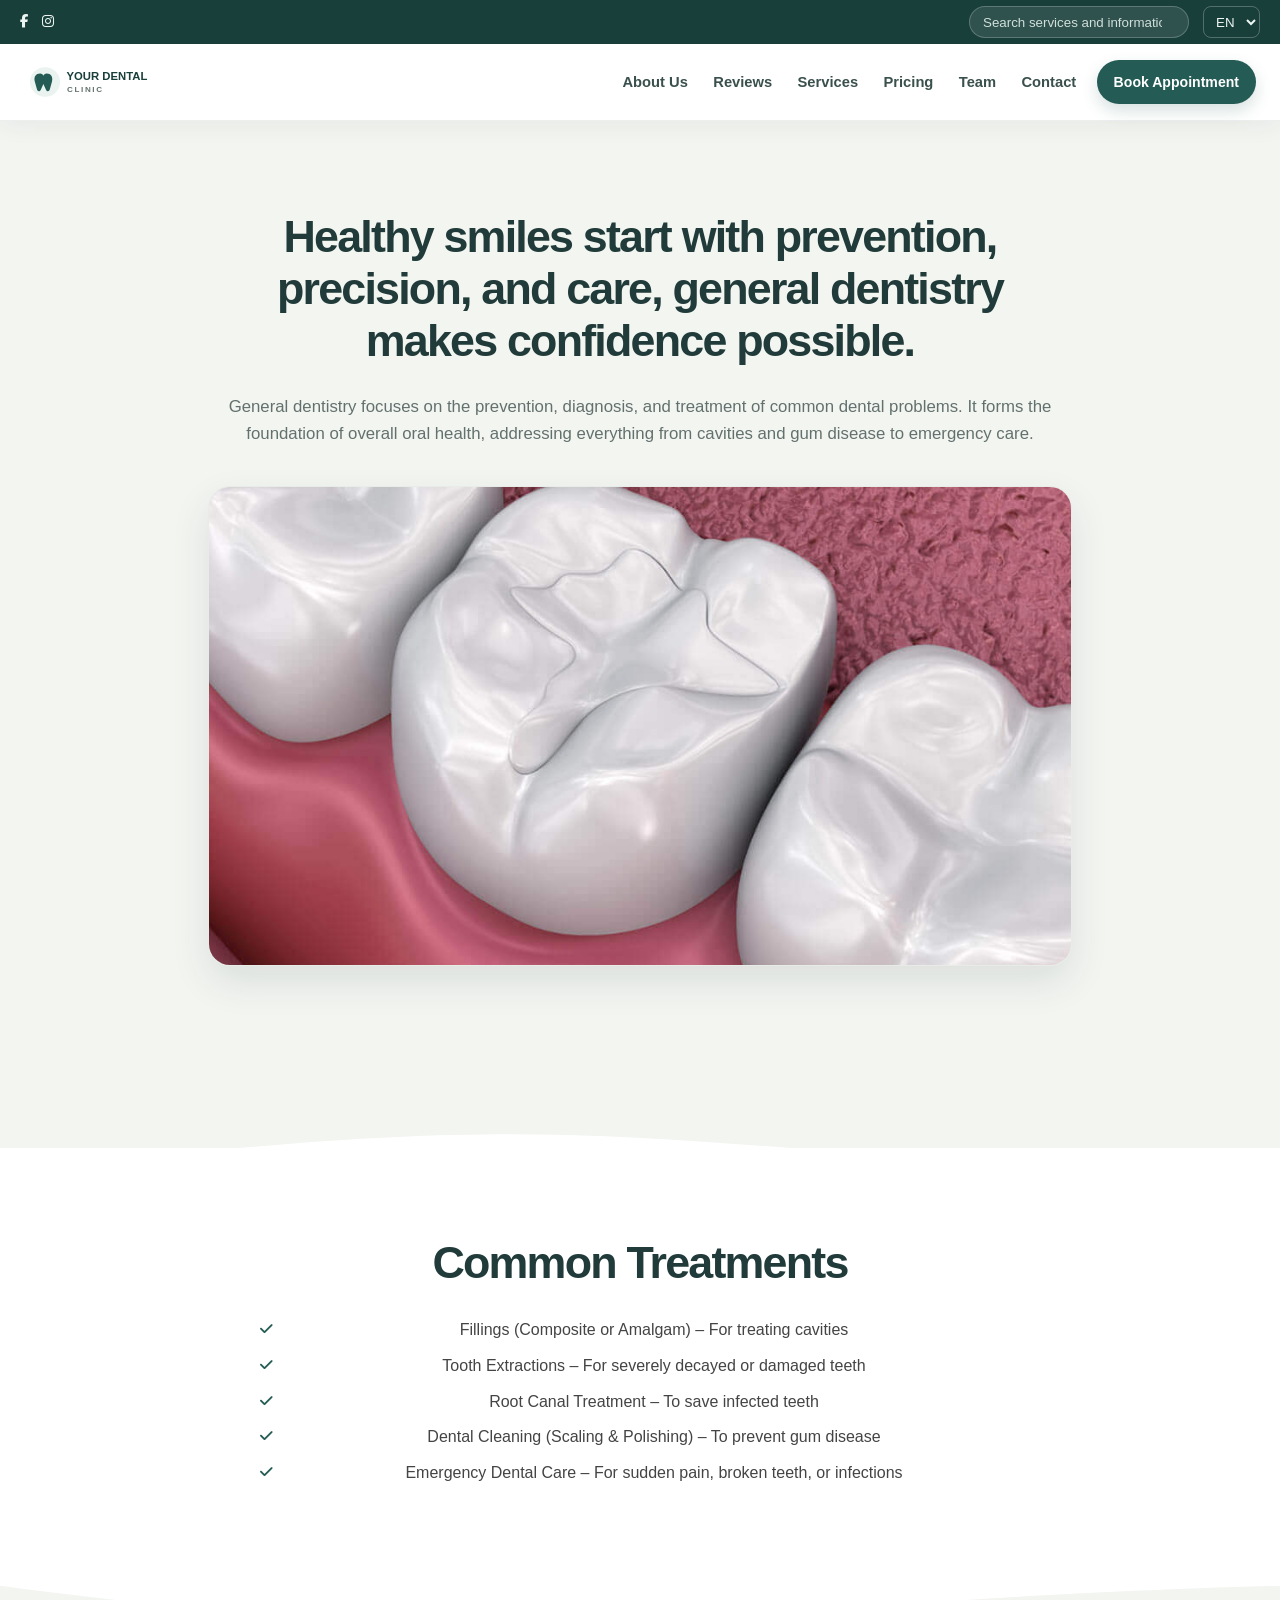
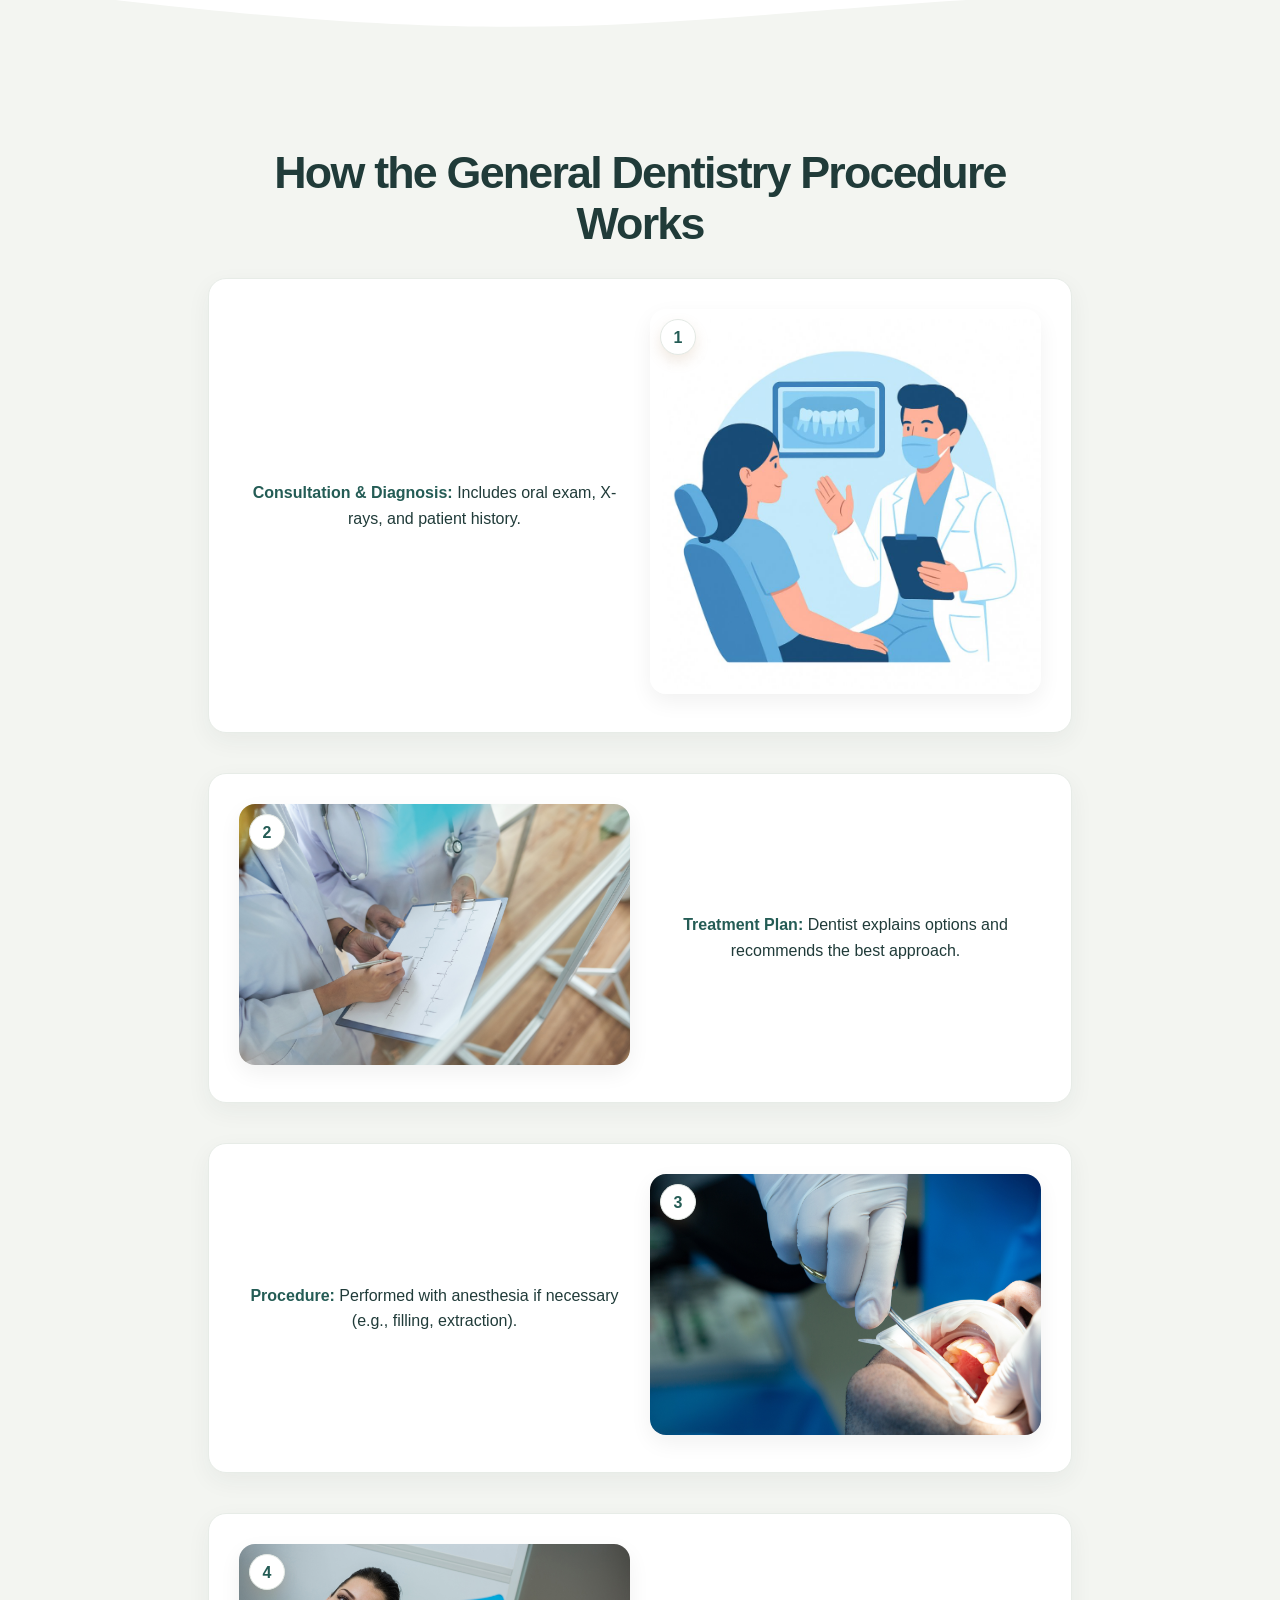
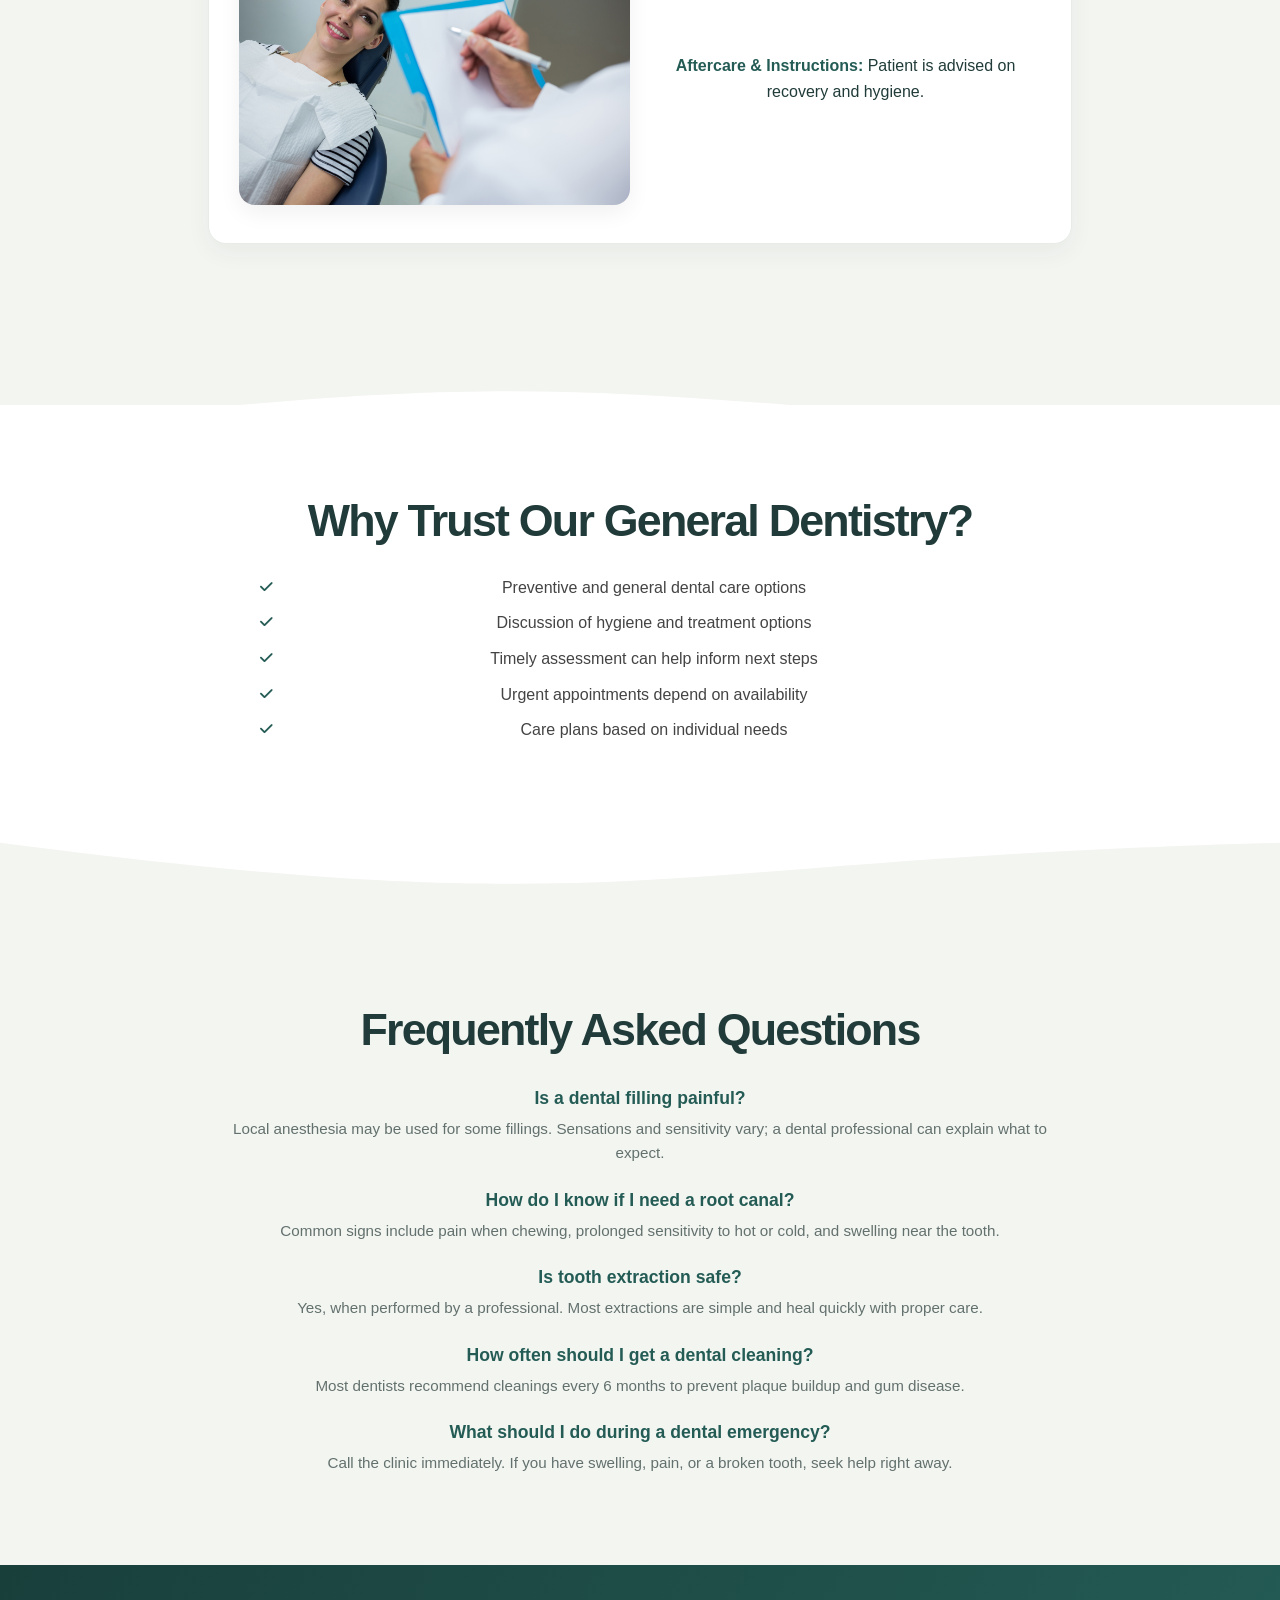
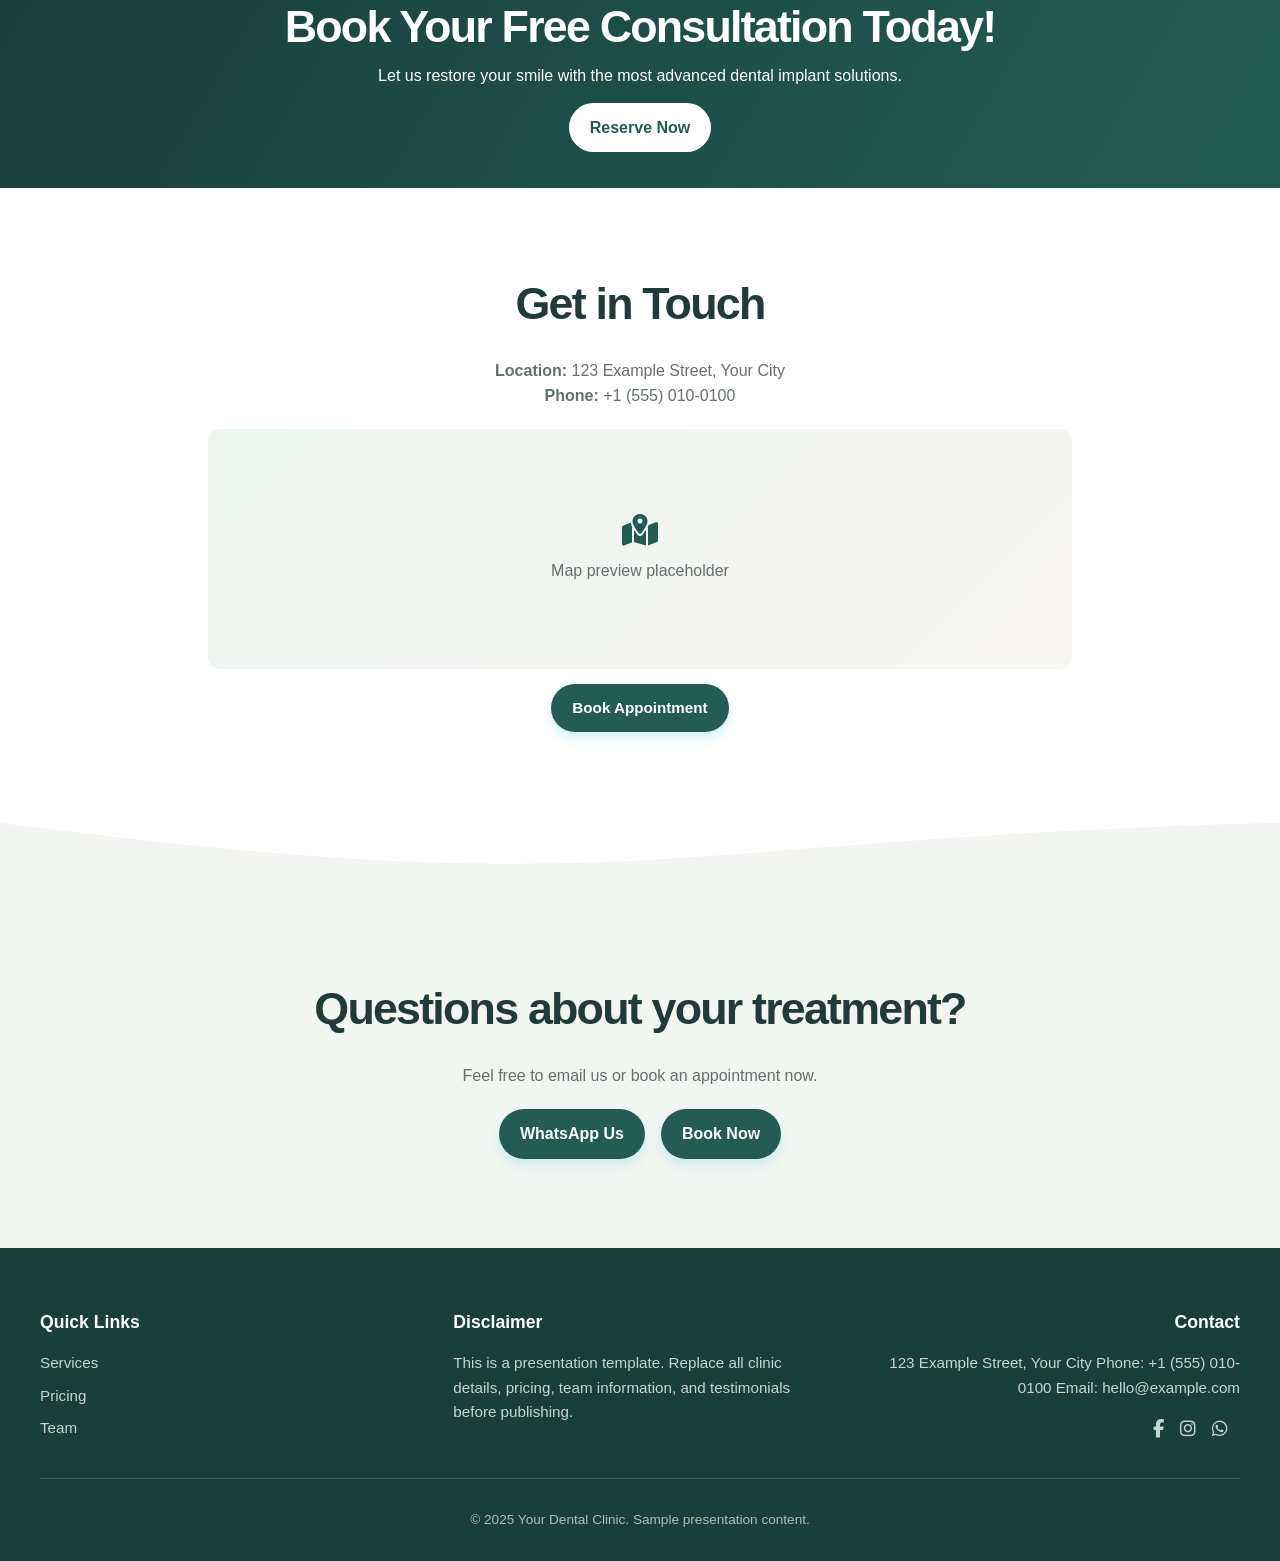
<file: services/general.html>
<!DOCTYPE html>
<html lang="it">
<head>
  <meta charset="UTF-8" />
  <meta name="viewport" content="width=device-width, initial-scale=1.0" />
  <title>Your Dental Clinic - General Dentistry</title>
  <link rel="stylesheet" href="../styles.css" />
  <script defer src="../js/translations.js"></script>
  <script defer src="../script.js"></script>
  <link rel="stylesheet" href="https://cdnjs.cloudflare.com/ajax/libs/font-awesome/6.4.0/css/all.min.css" />
  <link rel="icon" type="image/svg+xml" href="../images/generic-dental-logo.svg">
  <style>
    /* === Section Styles === */
    .section { padding: 44px 20px; position: relative; }
    .section.beige { background: #fdf7f1; }
    .container.narrow { max-width: 900px; margin: 0 auto; padding: 0 18px; }
    .section-title {
      font-size: 1.95rem;
      font-weight: 700;
      color: #222;
      text-align: center;
      margin-bottom: 18px;
      line-height: 1.15;
    }
    .intro-text { color: #4b4b4b; text-align: center; font-size: 1.05rem; margin-bottom: 18px; }

    /* === Checklist === */
    .checklist { list-style: none; padding: 0; margin: 0 auto; max-width: 760px; }
    .checklist li {
      position: relative;
      padding-left: 28px;
      margin-bottom: 10px;
      color: #444;
    }
    .checklist li::before {
      content: "\f00c";
      font-family: "Font Awesome 6 Free";
      font-weight: 900;
      position: absolute;
      left: 0;
      top: 0;
      color: #b28756;
      font-size: 0.9rem;
    }

    /* === Alternating Steps Layout === */
    .procedure-steps { display: flex; flex-direction: column; gap: 40px; margin-top: 20px; }
    .procedure-step {
      display: flex;
      align-items: center;
      gap: 20px;
      flex-wrap: wrap;
    }
    .procedure-step:nth-child(even) { flex-direction: row-reverse; }
    .step-text { flex: 1; min-width: 280px; }
    .step-text strong { color: #b28756; }
    .step-image { flex: 1; min-width: 280px; position: relative; }
    .step-image img {
      width: 100%;
      height: auto;
      border-radius: 12px;
      box-shadow: 0 8px 22px rgba(13,13,13,0.06);
    }
    .step-number {
      position: absolute;
      top: 10px;
      left: 10px;
      width: 36px;
      height: 36px;
      line-height: 36px;
      text-align: center;
      border-radius: 50%;
      background: #b28756;
      color: #fff;
      font-weight: 700;
      box-shadow: 0 6px 14px rgba(178,135,86,0.18);
      z-index: 2;
      font-size: 16px;
    }

    /* === CTA === */
    .cta-section {
      background: #b28756;
      color: #fff;
      text-align: center;
      padding: 36px 18px;
    }
    .btn {
      background: #b28756;
      color: #fff;
      padding: 10px 20px;
      border-radius: 6px;
      text-decoration: none;
      transition: background 0.3s;
    }
    .btn:hover { background: #946a41; }

    /* Responsive */
    @media (max-width: 768px) {
      .procedure-step { flex-direction: column !important; text-align: center; }
      .procedure-step:nth-child(even) { flex-direction: column !important; }
    }
  </style>
</head>
<body>

<!-- Top Navbar -->
<header class="top-navbar" style="margin-bottom: 0;">
  <div class="social-icons">
    <a href="#"><i class="fab fa-facebook-f"></i></a>
    <a href="#"><i class="fab fa-instagram"></i></a>
  </div>
  <div class="search-container">
    <input type="text" id="searchInput" placeholder="Cerca..." />
  </div>
  <div class="language-select">
    <select id="language">
      <option value="en">EN</option>
      <option value="it">IT</option>
      <option value="al">AL</option>
    </select>
  </div>
</header>

<nav class="dentozen-navbar" style="margin-top: 0;">
  <div class="nav-content">
    <div class="logo">
      <a href="../index.html">
        <img src="../images/generic-dental-logo.svg" alt="Your Dental Clinic" />
      </a>
    </div>
    <button class="hamburger" type="button" aria-label="Open navigation menu" aria-controls="navLinks" aria-expanded="false"><i class="fas fa-bars"></i></button>
    <ul class="nav-links" id="navLinks">
      <li><a href="../pages/aboutus.html" data-i18n="nav_about">Chi Siamo</a></li>
      <li><a href="../pages/testimonials.html" data-i18n="nav_reviews">Recensioni</a></li>
      <li><a href="../pages/treatments.html" data-i18n="nav_services">Trattamenti</a></li>
      <li><a href="../pages/pricing.html" data-i18n="nav_pricing">Prezzi</a></li>
      <li><a href="../pages/team.html" data-i18n="nav_team">Team</a></li>
      <li><a href="../pages/contacts.html" data-i18n="nav_contact">Contatti</a></li>
      <li class="nav-appointment"><a class="appointment-btn" href="../pages/contacts.html#contact-form" data-i18n="book">Prenota una Visita</a></li>
    </ul>
  </div>
</nav>

<!-- Service Overview -->
<section class="section beige">
  <div class="container narrow">
    <h2 class="section-title" data-i18n="general.title">
      Al centro di ogni sorriso sano c'è prevenzione, precisione e cura del paziente — l'odontoiatria generale è dove iniziano i sorrisi sicuri.
    </h2>
    <p class="intro-text" data-i18n="general.intro">
      L'odontoiatria generale si concentra sulla prevenzione, diagnosi e trattamento dei problemi dentali comuni. Forma la base della salute orale, trattando tutto dalle carie alle malattie gengivali e cure di emergenza.
    </p>
    <div class="image-center">
      <img src="../images/composite-fillings.jpg" alt="Odontoiatria generale" class="service-image" />
    </div>  
  </div>
</section>

<!-- SVG divider: beige -> white (wave up) -->
<div class="section-divider wave-up">
  <svg viewBox="0 0 1200 120" preserveAspectRatio="none" xmlns="http://www.w3.org/2000/svg">
    <path d="M0,120 C600,20 600,100 1200,120 L1200,0 L0,0 Z" fill="#fdf7f1"></path>
  </svg>
</div>

<!-- Why General Dentistry -->
<section class="section">
  <div class="container narrow">
    <h2 class="section-title" data-i18n="general.why_title">Trattamenti comuni</h2>
    <ul class="checklist">
      <li data-i18n="general.treatments.fillings">Otturazioni (composito o amalgama) – per trattare le carie</li>
      <li data-i18n="general.treatments.extractions">Estrazioni dentali – per denti gravemente cariati o danneggiati</li>
      <li data-i18n="general.treatments.root_canal">Trattamento canalare – per salvare denti infetti</li>
      <li data-i18n="general.treatments.cleaning">Pulizia dentale (scaling e lucidatura) – per prevenire le malattie gengivali</li>
      <li data-i18n="general.treatments.emergency">Cura dentale d'urgenza – per dolore improvviso, denti rotti o infezioni</li>
    </ul>
  </div>
</section>

<!-- SVG divider: white -> beige (wave down) -->
<div class="section-divider wave-down">
  <svg viewBox="0 0 1200 120" preserveAspectRatio="none" xmlns="http://www.w3.org/2000/svg">
    <path d="M0,0 C600,100 600,20 1200,0 L1200,120 L0,120 Z" fill="#fdf7f1"></path>
  </svg>
</div>

<!-- Procedure Steps -->
<section class="section beige">
  <div class="container narrow">
    <h2 class="section-title" data-i18n="general.procedure_title">Come funziona il trattamento di odontoiatria generale</h2>
    <div class="procedure-steps">
      <div class="procedure-step">
        <div class="step-text" data-i18n="general.procedure.step1">
          <strong>Consulto & Diagnosi:</strong> Include esame orale, radiografie e anamnesi.
        </div>
        <div class="step-image">
          <span class="step-number">1</span>
          <img src="../images/implantimg1.jpeg" alt="Fase 1 - Consulto & Diagnosi">
        </div>
      </div>
      <div class="procedure-step">
        <div class="step-text" data-i18n="general.procedure.step2">
          <strong>Piano di trattamento:</strong> Il dentista spiega le opzioni e raccomanda il miglior approccio.
        </div>
        <div class="step-image">
          <span class="step-number">2</span>
          <img src="../images/treatment-plan.jpg" alt="Fase 2 - Piano di trattamento">
        </div>
      </div>
      <div class="procedure-step">
        <div class="step-text" data-i18n="general.procedure.step3">
          <strong>Procedura:</strong> Eseguita con anestesia se necessario (es. otturazione, estrazione).
        </div>
        <div class="step-image">
          <span class="step-number">3</span>
          <img src="../images/procedure.jpg" alt="Fase 3 - Procedura">
        </div>
      </div>
      <div class="procedure-step">
        <div class="step-text" data-i18n="general.procedure.step4">
          <strong>Cura post-trattamento & istruzioni:</strong> Il paziente riceve consigli per il recupero e l'igiene.
        </div>
        <div class="step-image">
          <span class="step-number">4</span>
          <img src="../images/followup.jpg" alt="Fase 4 - Cura post-trattamento & istruzioni">
        </div>
      </div>
    </div>
  </div>
</section>

<!-- SVG divider: beige -> white (wave up) -->
<div class="section-divider wave-up">
  <svg viewBox="0 0 1200 120" preserveAspectRatio="none" xmlns="http://www.w3.org/2000/svg">
    <path d="M0,120 C600,20 600,100 1200,120 L1200,0 L0,0 Z" fill="#fdf7f1"></path>
  </svg>
</div>

<!-- Why Trust Us -->
<section class="section">
  <div class="container narrow">
    <h2 class="section-title" data-i18n="general.sales_title">Perché fidarsi della nostra odontoiatria generale?</h2>
    <ul class="checklist">
      <li data-i18n="general.sales.tip1">Opzioni di prevenzione e cura dentale</li>
      <li data-i18n="general.sales.tip2">Discussione delle opzioni di igiene e trattamento</li>
      <li data-i18n="general.sales.tip3">Una valutazione tempestiva aiuta a pianificare i passi successivi</li>
      <li data-i18n="general.sales.tip4">Gli appuntamenti urgenti dipendono dalla disponibilità</li>
      <li data-i18n="general.sales.tip5">Piani di cura basati sulle esigenze individuali</li>
    </ul>
  </div>
</section>

<!-- SVG divider: white -> beige (wave down) -->
<div class="section-divider wave-down">
  <svg viewBox="0 0 1200 120" preserveAspectRatio="none" xmlns="http://www.w3.org/2000/svg">
    <path d="M0,0 C600,100 600,20 1200,0 L1200,120 L0,120 Z" fill="#fdf7f1"></path>
  </svg>
</div>

<!-- FAQ -->
<section class="section beige">
  <div class="container narrow">
    <h2 class="section-title" data-i18n="general.faq_title">Domande frequenti</h2>
    <div class="faq">
      <h3 data-i18n="general.faq.q1">L'otturazione è dolorosa?</h3>
      <p data-i18n="general.faq.a1">Per alcune otturazioni si può usare l’anestesia locale. Sensazioni e sensibilità variano; il professionista spiegherà cosa aspettarsi.</p>

      <h3 data-i18n="general.faq.q2">Come faccio a sapere se ho bisogno di un trattamento canalare?</h3>
      <p data-i18n="general.faq.a2">Segnali comuni includono dolore durante la masticazione, sensibilità prolungata al caldo o al freddo e gonfiore vicino al dente.</p>

      <h3 data-i18n="general.faq.q3">L'estrazione dentale è sicura?</h3>
      <p data-i18n="general.faq.a3">Sì, se eseguita da un professionista. La maggior parte delle estrazioni guarisce rapidamente con la cura adeguata.</p>

      <h3 data-i18n="general.faq.q4">Ogni quanto devo fare una pulizia dentale?</h3>
      <p data-i18n="general.faq.a4">La maggior parte dei dentisti consiglia pulizie ogni 6 mesi per prevenire placca e malattie gengivali.</p>

      <h3 data-i18n="general.faq.q5">Cosa devo fare in caso di emergenza dentale?</h3>
      <p data-i18n="general.faq.a5">Chiama immediatamente la clinica. Se c'è gonfiore, dolore o un dente rotto, il trattamento tempestivo è fondamentale.</p>
    </div>
  </div>
</section>

<!-- Call to Action -->
<section class="cta-section fade-in">
  <div class="container narrow center">
    <h2 class="section-title" style="color: #fff; margin-bottom: 10px;" data-i18n="cta.title">Prenota oggi la tua consulenza gratuita!</h2>
    <p style="color: #fff; margin-bottom: 14px;" data-i18n="cta.text">Lascia che ti restituiamo il sorriso con le soluzioni di impianti dentali più avanzate.</p>
    <a href="../pages/contacts.html" class="btn primary" data-i18n="cta.button">Prenota ora</a>
  </div>
</section>

<!-- Contact -->
<section class="section contact fade-in" id="contact">
  <div class="container narrow">
    <h2 class="section-title" data-i18n="contact.title">Come puoi trovarci?</h2>
    <p data-i18n="contact.location"><strong>Indirizzo:</strong> 123 Example Street, Your City</p>
    <p data-i18n="contact.phone"><strong>Telefono:</strong> +1 (555) 010-0100</p>
    <div class="map-placeholder" id="map-preview" role="img" aria-label="Sample map placeholder"><i class="fas fa-map-location-dot" aria-hidden="true"></i><p data-i18n="map_placeholder">Map preview placeholder</p></div>
    <div class="hero-buttons">
      <a href="../pages/contacts.html#contact-form" class="btn primary" data-i18n="book">Prenota una Visita</a>
    </div>
  </div>
</section>

<!-- SVG divider: contact -> questions -->
<div class="section-divider wave-down">
  <svg viewBox="0 0 1200 120" preserveAspectRatio="none" xmlns="http://www.w3.org/2000/svg">
    <path d="M0,0 C600,100 600,20 1200,0 L1200,120 L0,120 Z" fill="#fdf7f1"></path>
  </svg>
</div>

<!-- Questions Section -->
<section class="section beige fade-in">
  <div class="container narrow">
    <h2 class="section-title" data-i18n="questions.title">Domande sul tuo trattamento?</h2>
    <p data-i18n="questions.text">Scrivici via e-mail oppure prenota subito una visita.</p>
    <div class="hero-buttons" style="margin-top: 20px;">
      <a href="mailto:hello@example.com" class="btn secondary" data-i18n="questions.btn.message">Scrivici</a>
      <a href="../pages/contacts.html#contact-form" class="btn primary" data-i18n="questions.btn.book">Prenota ora</a>
    </div>
  </div>
</section>

<!-- Footer -->
<footer class="footer fade-in">
  <div class="footer-grid">
    <div>
      <h4 data-i18n="footer.quicklinks.title">Link rapidi</h4>
      <ul>
        <li><a href="../pages/treatments.html" data-i18n="footer.quicklinks.services">Trattamenti</a></li>
        <li><a href="../pages/pricing.html" data-i18n="footer.quicklinks.pricing">Prezzi</a></li>
        <li><a href="../pages/team.html" data-i18n="footer.quicklinks.team">Team</a></li>
      </ul>
    </div>
    <div>
      <h4 data-i18n="footer.disclaimer.title">Disclaimer</h4>
      <p data-i18n="footer.disclaimer.text">
        Questo è un modello dimostrativo. Sostituisci i dettagli della clinica, i prezzi, il team e le testimonianze prima della pubblicazione.
      </p>
    </div>
    <div class="contactfootercontent">
      <h4 data-i18n="footer.contact.title">Contatti</h4>
      <p data-i18n="footer.contact.text">
        123 Example Street, Your City<br>Telefono: +1 (555) 010-0100<br>Email: hello@example.com
      </p>
      <div class="social-icons">
        <a href="#"><i class="fab fa-facebook-f"></i></a>
        <a href="#"><i class="fab fa-instagram"></i></a>
        <a href="#"><i class="fab fa-whatsapp"></i></a>
      </div>
    </div>
  </div>
  <div class="copyright" data-i18n="footer.copyright">
    © 2025 Your Dental Clinic. Contenuto dimostrativo.
  </div>
</footer>

<button id="scrollToTopBtn"><i class="fas fa-chevron-up"></i></button>

<!-- Inline language JS -->
<script>
  (function() {
    const translations = {
      en: {
        "search.placeholder": "Search...",

        "nav.about": "About Us",
        "nav.reviews": "Reviews",
        "nav.services": "Services",
        "nav.pricing": "Pricing",
        "nav.team": "Team",
        "nav.contact": "Contact",
        "nav.appointment": "Book Appointment",

        "general.title": "Healthy smiles start with prevention, precision, and care, general dentistry makes confidence possible.",
        "general.intro": "General dentistry focuses on the prevention, diagnosis, and treatment of common dental problems. It forms the foundation of overall oral health, addressing everything from cavities and gum disease to emergency care.",

        "general.why_title": "Common Treatments",
        "general.treatments.fillings": "Fillings (Composite or Amalgam) – For treating cavities",
        "general.treatments.extractions": "Tooth Extractions – For severely decayed or damaged teeth",
        "general.treatments.root_canal": "Root Canal Treatment – To save infected teeth",
        "general.treatments.cleaning": "Dental Cleaning (Scaling & Polishing) – To prevent gum disease",
        "general.treatments.emergency": "Emergency Dental Care – For sudden pain, broken teeth, or infections",

        "general.procedure_title": "How the General Dentistry Procedure Works",
        "general.procedure.step1": "<strong>Consultation & Diagnosis:</strong> Includes oral exam, X-rays, and patient history.",
        "general.procedure.step2": "<strong>Treatment Plan:</strong> Dentist explains options and recommends the best approach.",
        "general.procedure.step3": "<strong>Procedure:</strong> Performed with anesthesia if necessary (e.g., filling, extraction).",
        "general.procedure.step4": "<strong>Aftercare & Instructions:</strong> Patient is advised on recovery and hygiene.",

        "general.sales_title": "Why Trust Our General Dentistry?",
        "general.sales.tip1": "Preventive and general dental care options",
        "general.sales.tip2": "Discussion of hygiene and treatment options",
        "general.sales.tip3": "Timely assessment can help inform next steps",
        "general.sales.tip4": "Urgent appointments depend on availability",
        "general.sales.tip5": "Care plans based on individual needs",

        "general.faq_title": "Frequently Asked Questions",
        "general.faq.q1": "Is a dental filling painful?",
        "general.faq.a1": "Local anesthesia may be used for some fillings. Sensations and sensitivity vary; a dental professional can explain what to expect.",
        "general.faq.q2": "How do I know if I need a root canal?",
        "general.faq.a2": "Common signs include pain when chewing, prolonged sensitivity to hot or cold, and swelling near the tooth.",
        "general.faq.q3": "Is tooth extraction safe?",
        "general.faq.a3": "Yes, when performed by a professional. Most extractions are simple and heal quickly with proper care.",
        "general.faq.q4": "How often should I get a dental cleaning?",
        "general.faq.a4": "Most dentists recommend cleanings every 6 months to prevent plaque buildup and gum disease.",
        "general.faq.q5": "What should I do during a dental emergency?",
        "general.faq.a5": "Call the clinic immediately. If you have swelling, pain, or a broken tooth, seek help right away.",

        "cta.title": "Book Your Free Consultation Today!",
        "cta.text": "Let us restore your smile with the most advanced dental implant solutions.",
        "cta.button": "Reserve Now",

        "contact.title": "How Can You Find Us?",
        "contact.location": "<strong>Location:</strong> 123 Example Street, Your City",
        "contact.phone": "<strong>Phone:</strong> +1 (555) 010-0100",
        "book": "Book Appointment",

        "questions.title": "Questions about your treatment?",
        "questions.text": "Feel free to email us or book an appointment now.",
        "questions.btn.message": "Message Us",
        "questions.btn.book": "Book Now",

        "footer.quicklinks.title": "Quick Links",
        "footer.quicklinks.services": "Services",
        "footer.quicklinks.pricing": "Pricing",
        "footer.quicklinks.team": "Team",
        "footer.disclaimer.title": "Disclaimer",
        "footer.disclaimer.text": "This is a presentation template. Replace all clinic details, pricing, team information, and testimonials before publishing.",
        "footer.contact.title": "Contact",
        "footer.contact.text": "123 Example Street, Your City<br>Phone: +1 (555) 010-0100<br>Email: hello@example.com",
        "footer.copyright": "© 2025 Your Dental Clinic. Sample presentation content."
      },

      it: {
        "search.placeholder": "Cerca...",

        "nav.about": "Chi Siamo",
        "nav.reviews": "Recensioni",
        "nav.services": "Trattamenti",
        "nav.pricing": "Prezzi",
        "nav.team": "Team",
        "nav.contact": "Contatti",
        "nav.appointment": "Prenota una Visita",

        "general.title": "Al centro di ogni sorriso sano c'è prevenzione, precisione e cura del paziente — l'odontoiatria generale è dove iniziano i sorrisi sicuri.",
        "general.intro": "L'odontoiatria generale si concentra sulla prevenzione, diagnosi e trattamento dei problemi dentali comuni. Forma la base della salute orale, trattando tutto dalle carie alle malattie gengivali e cure di emergenza.",

        "general.why_title": "Trattamenti comuni",
        "general.treatments.fillings": "Otturazioni (composito o amalgama) – per trattare le carie",
        "general.treatments.extractions": "Estrazioni dentali – per denti gravemente cariati o danneggiati",
        "general.treatments.root_canal": "Trattamento canalare – per salvare denti infetti",
        "general.treatments.cleaning": "Pulizia dentale (scaling e lucidatura) – per prevenire le malattie gengivali",
        "general.treatments.emergency": "Cura dentale d'urgenza – per dolore improvviso, denti rotti o infezioni",

        "general.procedure_title": "Come funziona il trattamento di odontoiatria generale",
        "general.procedure.step1": "<strong>Consulto & Diagnosi:</strong> Include esame orale, radiografie e anamnesi.",
        "general.procedure.step2": "<strong>Piano di trattamento:</strong> Il dentista spiega le opzioni e raccomanda il miglior approccio.",
        "general.procedure.step3": "<strong>Procedura:</strong> Eseguita con anestesia se necessario (es. otturazione, estrazione).",
        "general.procedure.step4": "<strong>Cura post-trattamento & istruzioni:</strong> Il paziente riceve consigli per il recupero e l'igiene.",

        "general.sales_title": "Perché fidarsi della nostra odontoiatria generale?",
        "general.sales.tip1": "Opzioni di prevenzione e cura dentale",
        "general.sales.tip2": "Discussione delle opzioni di igiene e trattamento",
        "general.sales.tip3": "Una valutazione tempestiva aiuta a pianificare i passi successivi",
        "general.sales.tip4": "Gli appuntamenti urgenti dipendono dalla disponibilità",
        "general.sales.tip5": "Piani di cura basati sulle esigenze individuali",

        "general.faq_title": "Domande frequenti",
        "general.faq.q1": "L'otturazione è dolorosa?",
        "general.faq.a1": "Per alcune otturazioni si può usare l’anestesia locale. Sensazioni e sensibilità variano; il professionista spiegherà cosa aspettarsi.",
        "general.faq.q2": "Come faccio a sapere se ho bisogno di un trattamento canalare?",
        "general.faq.a2": "Segnali comuni includono dolore durante la masticazione, sensibilità prolungata al caldo o al freddo e gonfiore vicino al dente.",
        "general.faq.q3": "L'estrazione dentale è sicura?",
        "general.faq.a3": "Sì, se eseguita da un professionista. La maggior parte delle estrazioni guarisce rapidamente con la cura adeguata.",
        "general.faq.q4": "Ogni quanto devo fare una pulizia dentale?",
        "general.faq.a4": "La maggior parte dei dentisti consiglia pulizie ogni 6 mesi per prevenire placca e malattie gengivali.",
        "general.faq.q5": "Cosa devo fare in caso di emergenza dentale?",
        "general.faq.a5": "Chiama immediatamente la clinica. Se c'è gonfiore, dolore o un dente rotto, il trattamento tempestivo è fondamentale.",

        "cta.title": "Prenota oggi la tua consulenza gratuita!",
        "cta.text": "Lascia che ti restituiamo il sorriso con le soluzioni di impianti dentali più avanzate.",
        "cta.button": "Prenota ora",

        "contact.title": "Come puoi trovarci?",
        "contact.location": "<strong>Indirizzo:</strong> 123 Example Street, Your City",
        "contact.phone": "<strong>Telefono:</strong> +1 (555) 010-0100",
        "book": "Prenota una Visita",

        "questions.title": "Domande sul tuo trattamento?",
        "questions.text": "Scrivici via e-mail oppure prenota subito una visita.",
        "questions.btn.message": "Scrivici",
        "questions.btn.book": "Prenota ora",

        "footer.quicklinks.title": "Link rapidi",
        "footer.quicklinks.services": "Trattamenti",
        "footer.quicklinks.pricing": "Prezzi",
        "footer.quicklinks.team": "Team",
        "footer.disclaimer.title": "Disclaimer",
        "footer.disclaimer.text": "Questo è un modello dimostrativo. Sostituisci i dettagli della clinica, i prezzi, il team e le testimonianze prima della pubblicazione.",
        "footer.contact.title": "Contatti",
        "footer.contact.text": "123 Example Street, Your City<br>Telefono: +1 (555) 010-0100<br>Email: hello@example.com",
        "footer.copyright": "© 2025 Your Dental Clinic. Contenuto dimostrativo."
      }
    };

    function applyTranslations(lang) {
      const elements = document.querySelectorAll("[data-i18n]");
      elements.forEach(el => {
        const key = el.dataset.i18n;
        const value = translations[lang] && translations[lang][key];
        if (value) {
          el.innerHTML = value;
        }
      });

      const searchInput = document.getElementById("searchInput");
      if (searchInput && translations[lang] && translations[lang]["search.placeholder"]) {
        searchInput.setAttribute("placeholder", translations[lang]["search.placeholder"]);
      }

      document.documentElement.lang = lang;
    }

          function loadSavedLanguage() {
        try { return localStorage.getItem("siteLanguage"); }
        catch (error) { if (error.name !== "SecurityError") throw error; return null; }
      }
      function persistLanguage(language) {
        try { localStorage.setItem("siteLanguage", language); }
        catch (error) { if (error.name !== "SecurityError") throw error; }
      }
      document.addEventListener("DOMContentLoaded", function() {
      if (document.documentElement.lang === "al") return;
const select = document.getElementById("language");
      const savedLang = new URLSearchParams(location.search).get("lang") || loadSavedLanguage() || "it";
      const initialLang = (savedLang === "en" || savedLang === "it") ? savedLang : "it";

      if (select) {
        select.value = initialLang;
      }
      applyTranslations(initialLang);

      if (select) {
        select.addEventListener("change", function() {
          const lang = select.value;
          const effectiveLang = (lang === "it" || lang === "en") ? lang : "en";
          persistLanguage(effectiveLang);
          applyTranslations(effectiveLang);
        });
      }
    });
  })();
</script>

</body>
</html>
</file>
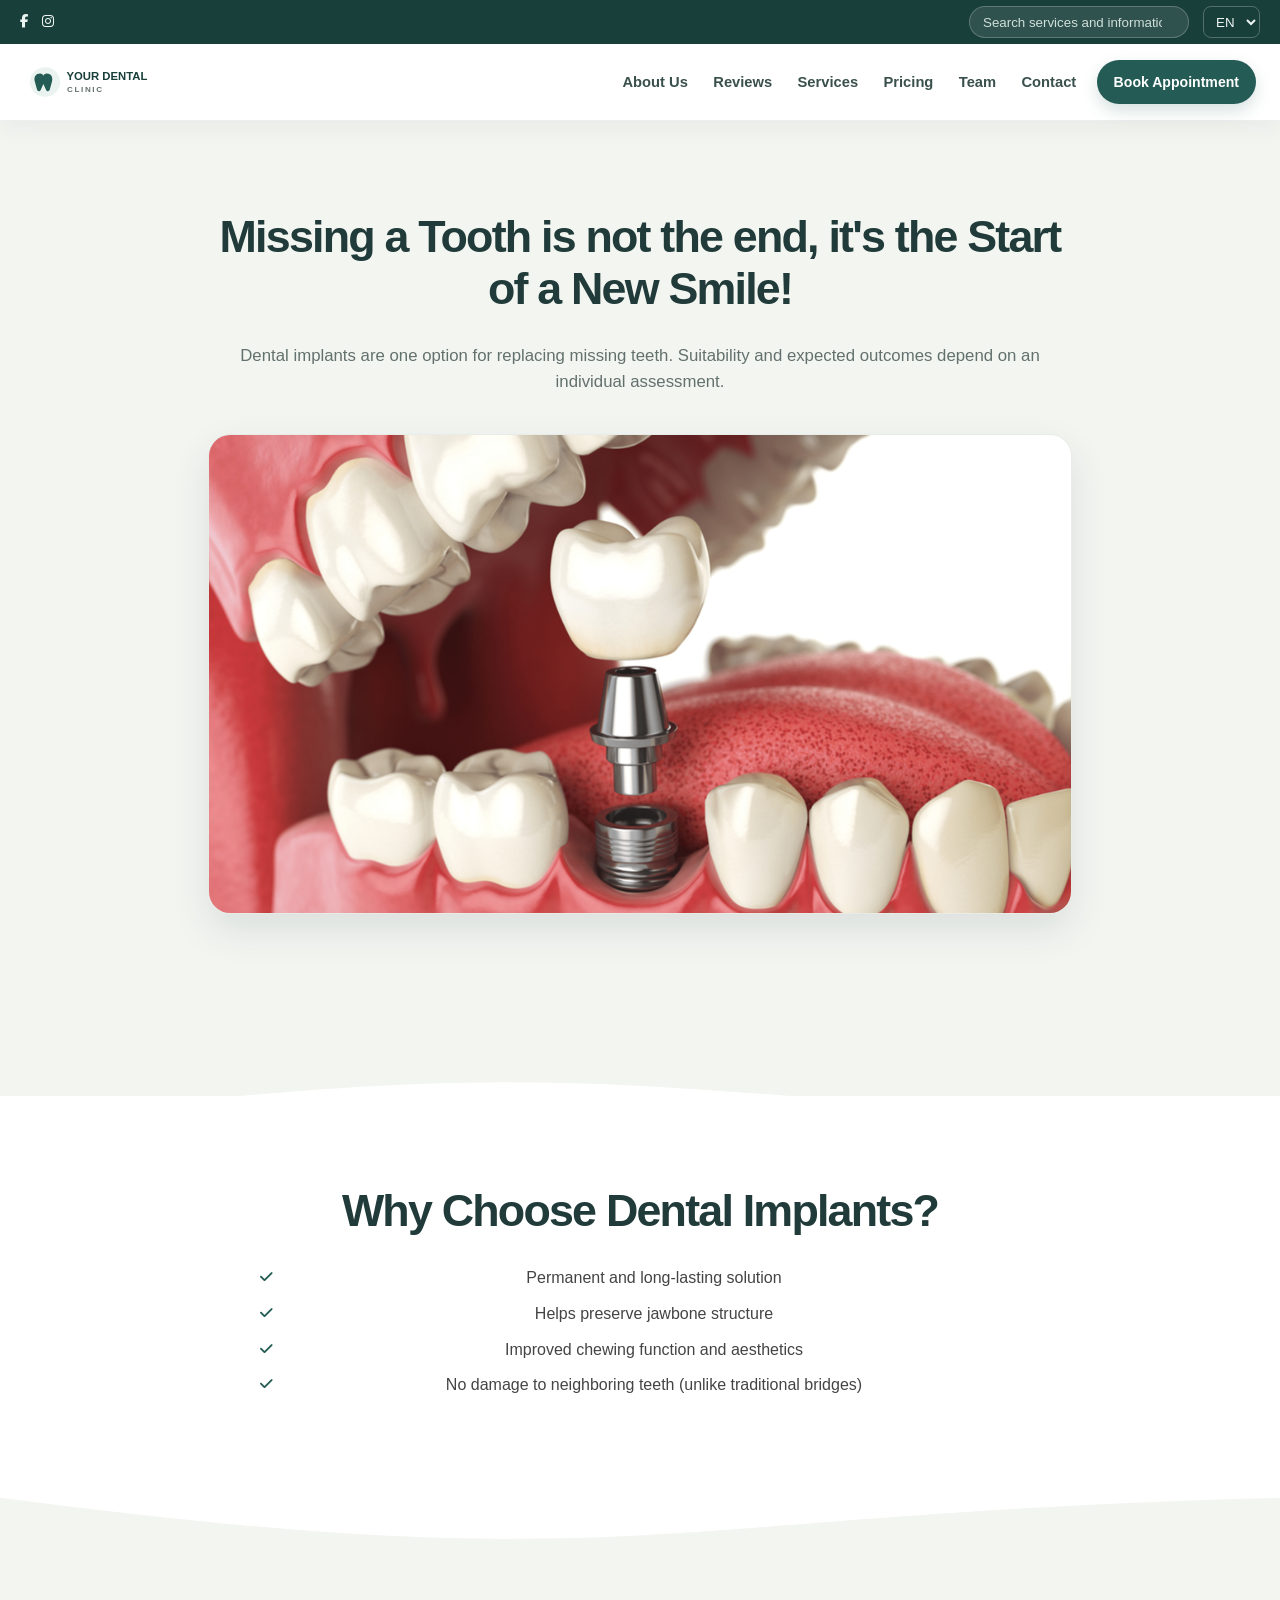
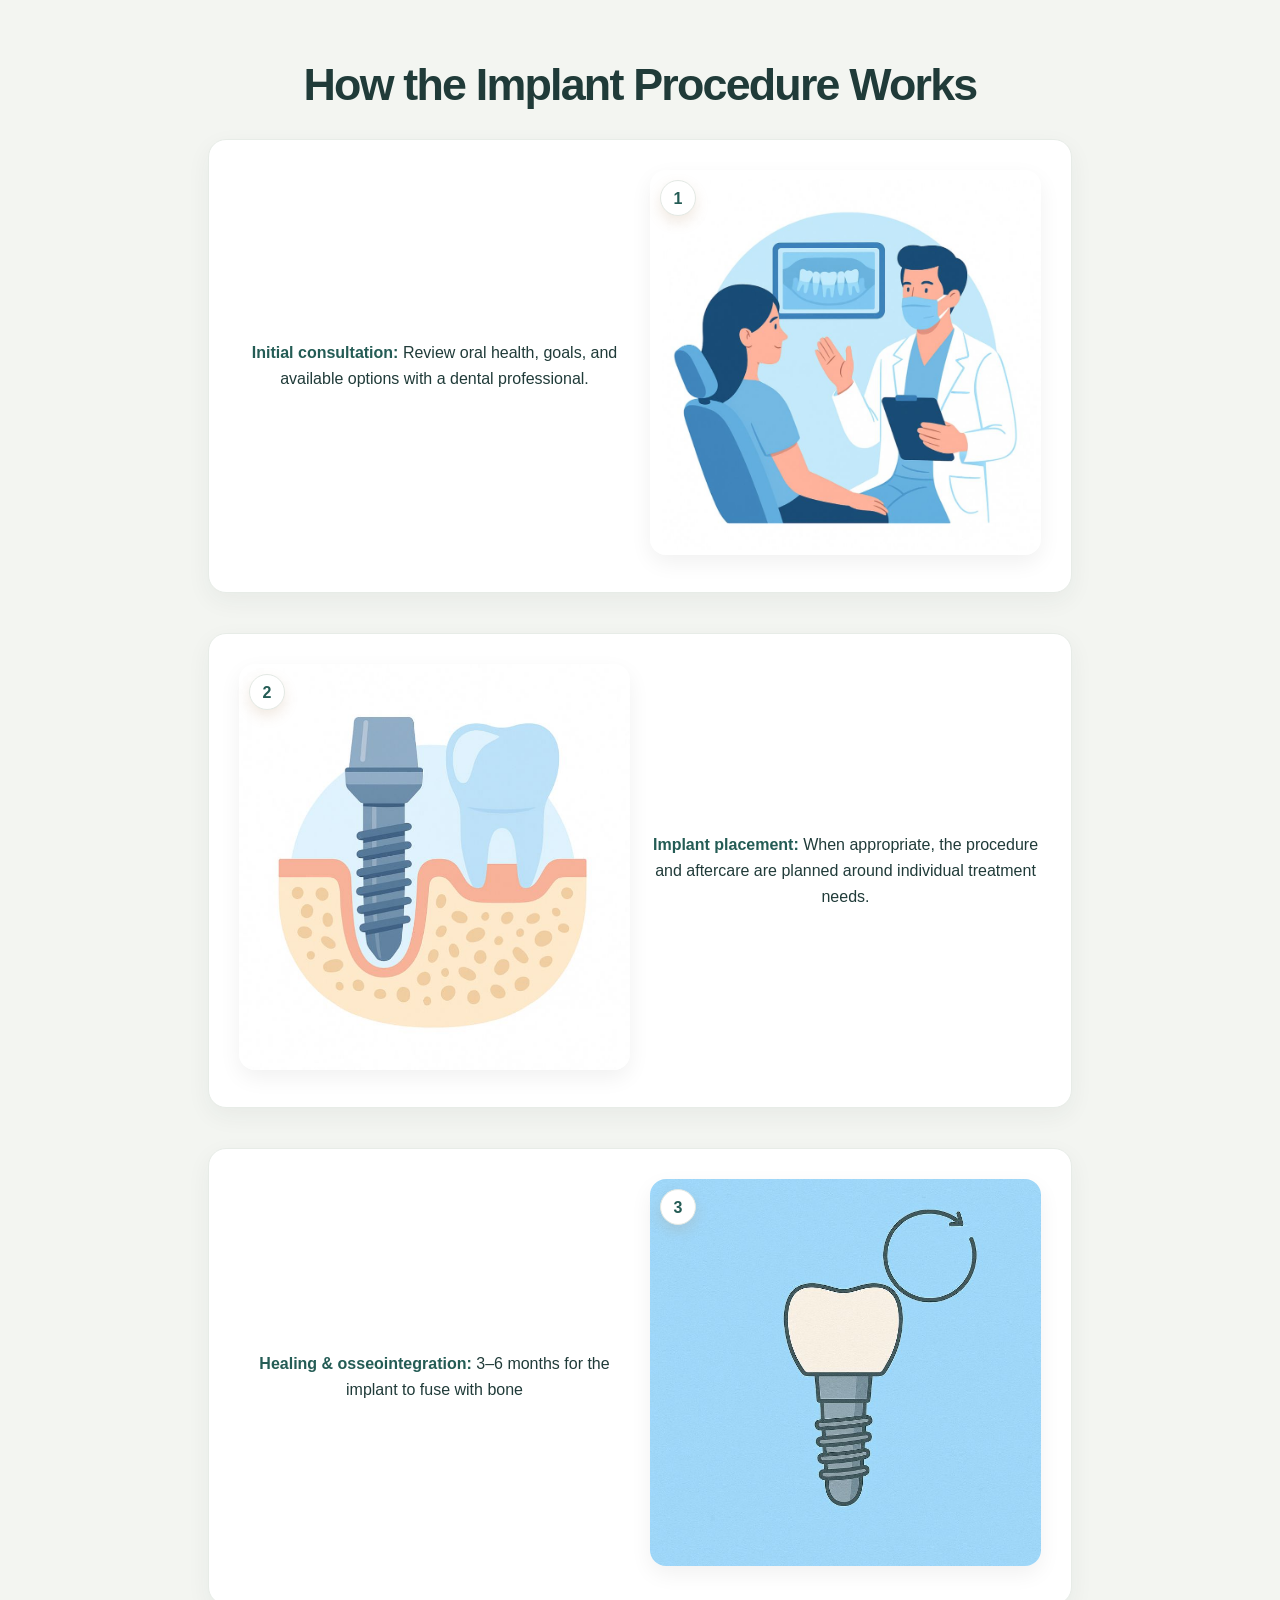
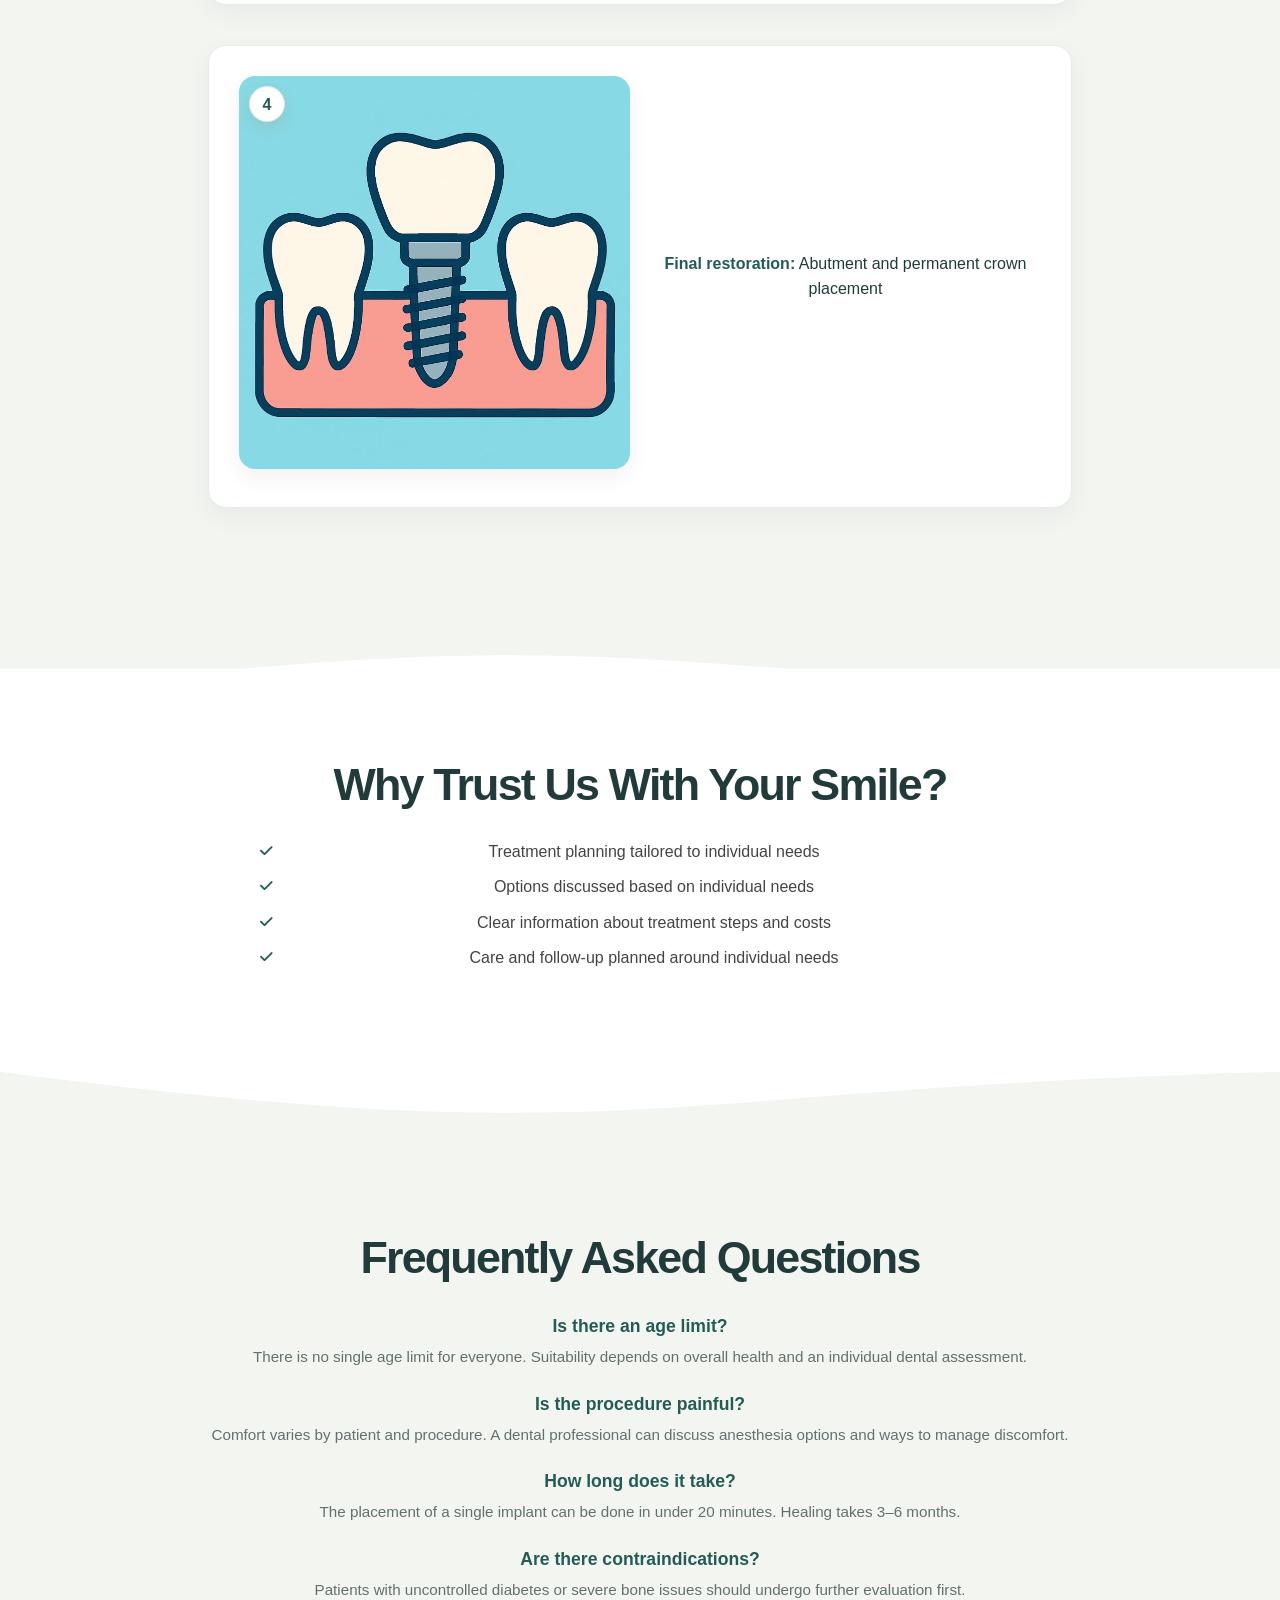
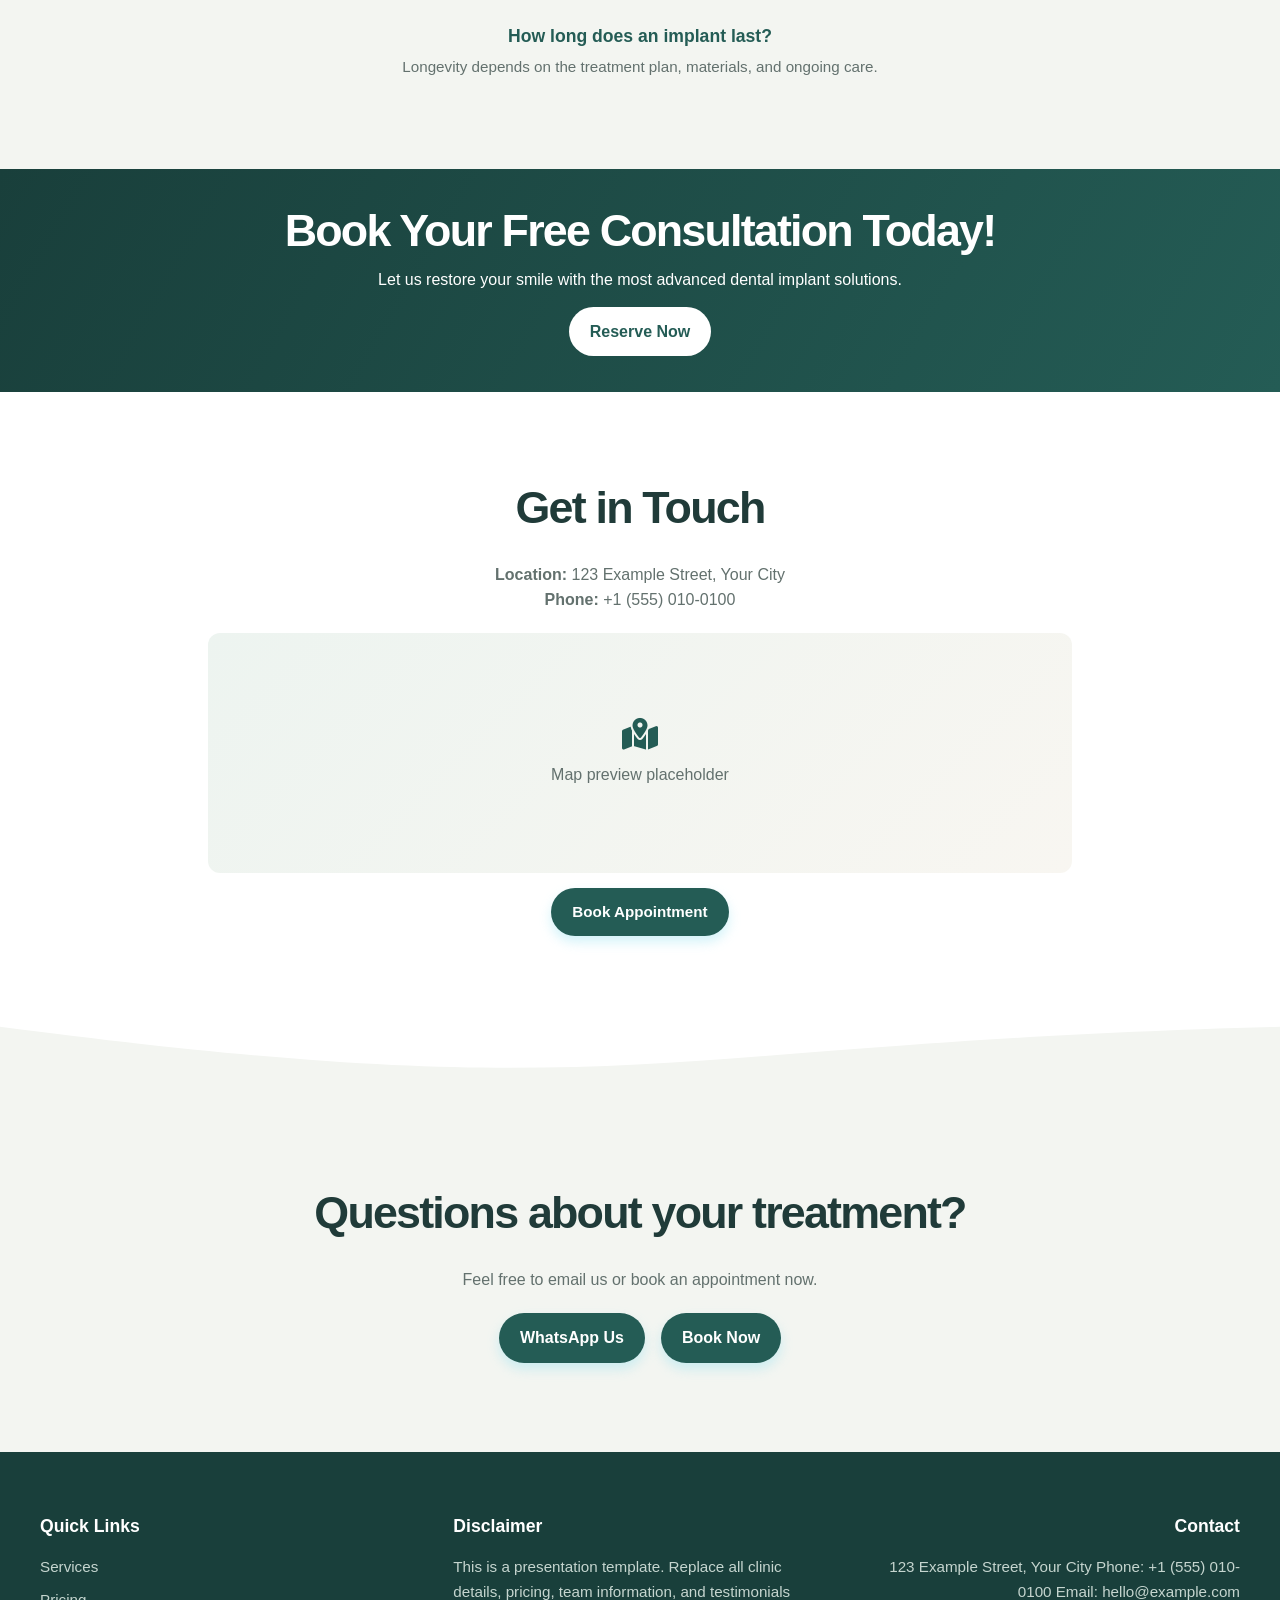
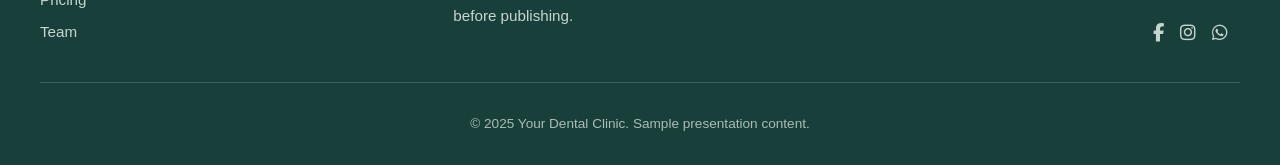
<file: services/implants.html>
<!DOCTYPE html>
<html lang="it">
<head>
  <meta charset="UTF-8" />
  <meta name="viewport" content="width=device-width, initial-scale=1.0" />
  <title>Your Dental Clinic - Dental Implants</title>
  <link rel="stylesheet" href="../styles.css" />
  <script defer src="../js/translations.js"></script>
  <script defer src="../script.js"></script>
  <link rel="stylesheet" href="https://cdnjs.cloudflare.com/ajax/libs/font-awesome/6.4.0/css/all.min.css" />
  <link rel="icon" type="image/svg+xml" href="../images/generic-dental-logo.svg">
  <style>
    /* === Section Styles === */
    .section { padding: 44px 20px; position: relative; }
    .section.beige { background: #fdf7f1; }
    .container.narrow { max-width: 900px; margin: 0 auto; padding: 0 18px; }
    .section-title {
      font-size: 1.95rem;
      font-weight: 700;
      color: #222;
      text-align: center;
      margin-bottom: 18px;
      line-height: 1.15;
    }
    .intro-text { color: #4b4b4b; text-align: center; font-size: 1.05rem; margin-bottom: 18px; }

    /* === Checklist === */
    .checklist { list-style: none; padding: 0; margin: 0 auto; max-width: 760px; }
    .checklist li {
      position: relative;
      padding-left: 28px;
      margin-bottom: 10px;
      color: #444;
    }
    .checklist li::before {
      content: "\f00c";
      font-family: "Font Awesome 6 Free";
      font-weight: 900;
      position: absolute;
      left: 0;
      top: 0;
      color: #b28756;
      font-size: 0.9rem;
    }

    .step-text strong {
      color: #b28756;
    }

    /* === Alternating Steps Layout === */
    .procedure-steps { display: flex; flex-direction: column; gap: 40px; margin-top: 20px; }
    .procedure-step {
      display: flex;
      align-items: center;
      gap: 20px;
      flex-wrap: wrap;
    }
    .procedure-step:nth-child(even) { flex-direction: row-reverse; }
    .step-text { flex: 1; min-width: 280px; }
    .step-text strong { color: #b28756; }
    .step-image { flex: 1; min-width: 280px; position: relative; }
    .step-image img {
      width: 100%;
      height: auto;
      border-radius: 12px;
      box-shadow: 0 8px 22px rgba(13,13,13,0.06);
    }
    .step-number {
      position: absolute;
      top: 10px;
      left: 10px;
      width: 36px;
      height: 36px;
      line-height: 36px;
      text-align: center;
      border-radius: 50%;
      background: #b28756;
      color: #fff;
      font-weight: 700;
      box-shadow: 0 6px 14px rgba(178,135,86,0.18);
      z-index: 2;
      font-size: 16px;
    }

    /* === CTA === */
    .cta-section {
      background: #b28756;
      color: #fff;
      text-align: center;
      padding: 36px 18px;
    }
    .btn {
      background: #b28756;
      color: #fff;
      padding: 10px 20px;
      border-radius: 6px;
      text-decoration: none;
      transition: background 0.3s;
    }
    .btn:hover { background: #946a41; }

    /* Responsive */
    @media (max-width: 768px) {
      .procedure-step { flex-direction: column !important; text-align: center; }
      .procedure-step:nth-child(even) { flex-direction: column !important; }
    }
  </style>
</head>
<body>

<!-- Top Navbar -->
<header class="top-navbar" style="margin-bottom: 0;">
  <div class="social-icons">
    <a href="#"><i class="fab fa-facebook-f"></i></a>
    <a href="#"><i class="fab fa-instagram"></i></a>
  </div>
  <div class="search-container">
    <input type="text" id="searchInput" placeholder="Cerca..." />
  </div>
  <div class="language-select">
    <select id="language">
      <option value="en">EN</option>
      <option value="it">IT</option>
      <option value="al">AL</option>
    </select>
  </div>
</header>

<nav class="dentozen-navbar" style="margin-top: 0;">
  <div class="nav-content">
    <div class="logo">
      <a href="../index.html">
        <img src="../images/generic-dental-logo.svg" alt="Your Dental Clinic" />
      </a>
    </div>
    <button class="hamburger" type="button" aria-label="Open navigation menu" aria-controls="navLinks" aria-expanded="false"><i class="fas fa-bars"></i></button>
    <ul class="nav-links" id="navLinks">
      <li><a href="../pages/aboutus.html" data-i18n="nav_about">Chi Siamo</a></li>
      <li><a href="../pages/testimonials.html" data-i18n="nav_reviews">Recensioni</a></li>
      <li><a href="../pages/treatments.html" data-i18n="nav_services">Trattamenti</a></li>
      <li><a href="../pages/pricing.html" data-i18n="nav_pricing">Prezzi</a></li>
      <li><a href="../pages/team.html" data-i18n="nav_team">Team</a></li>
      <li><a href="../pages/contacts.html" data-i18n="nav_contact">Contatti</a></li>
      <li class="nav-appointment"><a class="appointment-btn" href="../pages/contacts.html#contact-form" data-i18n="book">Prenota una Visita</a></li>
    </ul>
  </div>
</nav>

<!-- Service Overview -->
<section class="section beige">
  <div class="container narrow">
    <h2 class="section-title" data-i18n="implants.hero.title">
      Perdere un dente non è la fine, ma l’inizio di un nuovo sorriso!
    </h2>
    <p class="intro-text" data-i18n="implants.hero.intro">
      Gli impianti dentali sono una possibile opzione per sostituire i denti mancanti. L’idoneità e i risultati attesi dipendono da una valutazione individuale.
    </p>
    <div class="image-center">
      <img src="../images/dental-implants.png" alt="Impianto dentale" class="service-image" />
    </div>  
  </div>
</section>

<!-- SVG divider: beige -> white (wave up) -->
<div class="section-divider wave-up">
  <svg viewBox="0 0 1200 120" preserveAspectRatio="none" xmlns="http://www.w3.org/2000/svg">
    <path d="M0,120 C600,20 600,100 1200,120 L1200,0 L0,0 Z" fill="#fdf7f1"></path>
  </svg>
</div>

<!-- Why Implants -->
<section class="section">
  <div class="container narrow">
    <h2 class="section-title" data-i18n="implants.why.title">Perché scegliere gli impianti dentali?</h2>
    <ul class="checklist">
      <li data-i18n="implants.why.li1">Soluzione fissa e a lungo termine</li>
      <li data-i18n="implants.why.li2">Aiutano a preservare il volume e la struttura dell’osso mascellare</li>
      <li data-i18n="implants.why.li3">Masticazione e estetica nettamente migliorate</li>
      <li data-i18n="implants.why.li4">Nessun danno ai denti vicini (a differenza dei ponti tradizionali)</li>
    </ul>
  </div>
</section>

<!-- SVG divider: white -> beige (wave down) -->
<div class="section-divider wave-down">
  <svg viewBox="0 0 1200 120" preserveAspectRatio="none" xmlns="http://www.w3.org/2000/svg">
    <path d="M0,0 C600,100 600,20 1200,0 L1200,120 L0,120 Z" fill="#fdf7f1"></path>
  </svg>
</div>

<!-- Procedure Steps -->
<section class="section beige">
  <div class="container narrow">
    <h2 class="section-title" data-i18n="implants.procedure_title">Come funziona la procedura implantare</h2>
    <div class="procedure-steps">
      <div class="procedure-step">
        <div class="step-text" data-i18n="implants.procedure.step1">
          <strong>Prima visita e consulenza:</strong> valutazione della salute orale, degli obiettivi e delle opzioni disponibili con un professionista.
        </div>
        <div class="step-image">
          <span class="step-number">1</span>
          <img src="../images/implantimg1.jpeg" alt="Fase 1 - Valutazione iniziale">
        </div>
      </div>
      <div class="procedure-step">
        <div class="step-text" data-i18n="implants.procedure.step2">
          <strong>Inserimento dell’impianto:</strong> se indicata, la procedura e l’assistenza successiva vengono pianificate in base alle esigenze individuali.
        </div>
        <div class="step-image">
          <span class="step-number">2</span>
          <img src="../images/implantimg2.jpeg" alt="Fase 2 - Inserimento dell’impianto">
        </div>
      </div>
      <div class="procedure-step">
        <div class="step-text" data-i18n="implants.procedure.step3">
          <strong>Guarigione e osteointegrazione:</strong> 3–6 mesi per permettere all’impianto di integrarsi con l’osso.
        </div>
        <div class="step-image">
          <span class="step-number">3</span>
          <img src="../images/implantimg3.jpeg" alt="Fase 3 - Guarigione / osteointegrazione">
        </div>
      </div>
      <div class="procedure-step">
        <div class="step-text" data-i18n="implants.procedure.step4">
          <strong>Restauro finale:</strong> applicazione dell’abutment e della corona definitiva.
        </div>
        <div class="step-image">
          <span class="step-number">4</span>
          <img src="../images/implantimg4.jpeg" alt="Fase 4 - Abutment e corona finale">
        </div>
      </div>
    </div>
  </div>
</section>

<!-- SVG divider: beige -> white (wave up) -->
<div class="section-divider wave-up">
  <svg viewBox="0 0 1200 120" preserveAspectRatio="none" xmlns="http://www.w3.org/2000/svg">
    <path d="M0,120 C600,20 600,100 1200,120 L1200,0 L0,0 Z" fill="#fdf7f1"></path>
  </svg>
</div>

<!-- Why Trust Us -->
<section class="section">
  <div class="container narrow">
    <h2 class="section-title" data-i18n="implants.trust.title">Perché fidarti di noi per il tuo sorriso?</h2>
    <ul class="checklist">
      <li data-i18n="implants.trust.li1">Valutazione e pianificazione personalizzate</li>
      <li data-i18n="implants.trust.li2">Opzioni discusse in base alle esigenze individuali</li>
      <li data-i18n="implants.trust.li3">Informazioni chiare sulle fasi del trattamento e sui costi</li>
      <li data-i18n="implants.trust.li4">Assistenza e controlli pianificati in base alle esigenze individuali</li>
    </ul>
  </div>
</section>

<!-- SVG divider: white -> beige (wave down) -->
<div class="section-divider wave-down">
  <svg viewBox="0 0 1200 120" preserveAspectRatio="none" xmlns="http://www.w3.org/2000/svg">
    <path d="M0,0 C600,100 600,20 1200,0 L1200,120 L0,120 Z" fill="#fdf7f1"></path>
  </svg>
</div>

<!-- FAQ -->
<section class="section beige">
  <div class="container narrow">
    <h2 class="section-title" data-i18n="implants.faq.title">Domande frequenti</h2>
    <div class="faq">
      <h3 data-i18n="implants.faq.q1">Esiste un limite di età?</h3>
      <p data-i18n="implants.faq.a1">Non esiste un limite di età valido per tutti: l’idoneità dipende dalla salute generale e da una valutazione odontoiatrica.</p>

      <h3 data-i18n="implants.faq.q2">La procedura è dolorosa?</h3>
      <p data-i18n="implants.faq.a2">Il comfort varia in base alla persona e alla procedura. Il professionista discuterà le opzioni anestetiche e la gestione del disagio.</p>

      <h3 data-i18n="implants.faq.q3">Quanto tempo richiede?</h3>
      <p data-i18n="implants.faq.a3">L’inserimento di un singolo impianto può richiedere meno di 20 minuti. La guarigione dura dai 3 ai 6 mesi.</p>

      <h3 data-i18n="implants.faq.q4">Ci sono controindicazioni?</h3>
      <p data-i18n="implants.faq.a4">I pazienti con diabete non controllato o gravi problemi ossei devono prima effettuare valutazioni aggiuntive.</p>

      <h3 data-i18n="implants.faq.q5">Quanto dura un impianto?</h3>
      <p data-i18n="implants.faq.a5">La durata varia in base a fattori individuali, manutenzione e cure successive. Chiedi al professionista cosa aspettarti nel tuo caso.</p>
    </div>
  </div>
</section>

<!-- Call to Action -->
<section class="cta-section fade-in">
  <div class="container narrow center">
    <h2 class="section-title" style="color: #fff; margin-bottom: 10px;" data-i18n="cta.title">Prenota oggi la tua consulenza gratuita!</h2>
    <p style="color: #fff; margin-bottom: 14px;" data-i18n="cta.text">Lascia che ti restituiamo il sorriso con le soluzioni di impianti dentali più avanzate.</p>
    <a href="../pages/contacts.html" class="btn primary" data-i18n="cta.button">Prenota ora</a>
  </div>
</section>

<!-- Contact -->
<section class="section contact fade-in" id="contact">
  <div class="container narrow">
    <h2 class="section-title" data-i18n="contact.title">Come puoi trovarci?</h2>
    <p data-i18n="contact.location"><strong>Indirizzo:</strong> 123 Example Street, Your City</p>
    <p data-i18n="contact.phone"><strong>Telefono:</strong> +1 (555) 010-0100</p>
    <div class="map-placeholder" id="map-preview" role="img" aria-label="Sample map placeholder"><i class="fas fa-map-location-dot" aria-hidden="true"></i><p data-i18n="map_placeholder">Map preview placeholder</p></div>
    <div class="hero-buttons">
      <a href="../pages/contacts.html#contact-form" class="btn primary" data-i18n="book">Prenota una Visita</a>
    </div>
  </div>
</section>

<!-- SVG divider: contact -> questions -->
<div class="section-divider wave-down">
  <svg viewBox="0 0 1200 120" preserveAspectRatio="none" xmlns="http://www.w3.org/2000/svg">
    <path d="M0,0 C600,100 600,20 1200,0 L1200,120 L0,120 Z" fill="#fdf7f1"></path>
  </svg>
</div>

<!-- Questions Section -->
<section class="section beige fade-in">
  <div class="container narrow">
    <h2 class="section-title" data-i18n="questions.title">Domande sul tuo trattamento?</h2>
    <p data-i18n="questions.text">Scrivici via e-mail oppure prenota subito una visita.</p>
    <div class="hero-buttons" style="margin-top: 20px;">
      <a href="mailto:hello@example.com" class="btn secondary" data-i18n="questions.btn.message">Scrivici</a>
      <a href="../pages/contacts.html#contact-form" class="btn primary" data-i18n="questions.btn.book">Prenota ora</a>
    </div>
  </div>
</section>

<!-- Footer -->
<footer class="footer fade-in">
  <div class="footer-grid">
    <div>
      <h4 data-i18n="footer.quicklinks.title">Link rapidi</h4>
      <ul>
        <li><a href="../pages/treatments.html" data-i18n="footer.quicklinks.services">Trattamenti</a></li>
        <li><a href="../pages/pricing.html" data-i18n="footer.quicklinks.pricing">Prezzi</a></li>
        <li><a href="../pages/team.html" data-i18n="footer.quicklinks.team">Team</a></li>
      </ul>
    </div>
    <div>
      <h4 data-i18n="footer.disclaimer.title">Disclaimer</h4>
      <p data-i18n="footer.disclaimer.text">
        Questo è un modello dimostrativo. Sostituisci i dettagli della clinica, i prezzi, il team e le testimonianze prima della pubblicazione.
      </p>
    </div>
    <div class="contactfootercontent">
      <h4 data-i18n="footer.contact.title">Contatti</h4>
      <p data-i18n="footer.contact.text">
        123 Example Street, Your City<br>Telefono: +1 (555) 010-0100<br>Email: hello@example.com
      </p>
      <div class="social-icons">
        <a href="#"><i class="fab fa-facebook-f"></i></a>
        <a href="#"><i class="fab fa-instagram"></i></a>
        <a href="#"><i class="fab fa-whatsapp"></i></a>
      </div>
    </div>
  </div>
  <div class="copyright" data-i18n="footer.copyright">
    © 2025 Your Dental Clinic. Contenuto dimostrativo.
  </div>
</footer>

<button id="scrollToTopBtn"><i class="fas fa-chevron-up"></i></button>

<!-- Inline language JS -->
<script>
  (function() {
    const translations = {
      en: {
        "search.placeholder": "Search...",

        "nav.about": "About Us",
        "nav.reviews": "Reviews",
        "nav.services": "Services",
        "nav.pricing": "Pricing",
        "nav.team": "Team",
        "nav.contact": "Contact",
        "nav.appointment": "Book Appointment",

        "implants.hero.title": "Missing a Tooth is not the end, it's the Start of a New Smile!",
        "implants.hero.intro": "Dental implants are one option for replacing missing teeth. Suitability and expected outcomes depend on an individual assessment.",

        "implants.why.title": "Why Choose Dental Implants?",
        "implants.why.li1": "Permanent and long-lasting solution",
        "implants.why.li2": "Helps preserve jawbone structure",
        "implants.why.li3": "Improved chewing function and aesthetics",
        "implants.why.li4": "No damage to neighboring teeth (unlike traditional bridges)",

        "implants.procedure_title": "How the Implant Procedure Works",
        "implants.procedure.step1": "<strong>Initial consultation:</strong> Review oral health, goals, and available options with a dental professional.",
        "implants.procedure.step2": "<strong>Implant placement:</strong> When appropriate, the procedure and aftercare are planned around individual treatment needs.",
        "implants.procedure.step3": "<strong>Healing & osseointegration:</strong> 3–6 months for the implant to fuse with bone",
        "implants.procedure.step4": "<strong>Final restoration:</strong> Abutment and permanent crown placement",

        "implants.trust.title": "Why Trust Us With Your Smile?",
        "implants.trust.li1": "Treatment planning tailored to individual needs",
        "implants.trust.li2": "Options discussed based on individual needs",
        "implants.trust.li3": "Clear information about treatment steps and costs",
        "implants.trust.li4": "Care and follow-up planned around individual needs",

        "implants.faq.title": "Frequently Asked Questions",
        "implants.faq.q1": "Is there an age limit?",
        "implants.faq.a1": "There is no single age limit for everyone. Suitability depends on overall health and an individual dental assessment.",
        "implants.faq.q2": "Is the procedure painful?",
        "implants.faq.a2": "Comfort varies by patient and procedure. A dental professional can discuss anesthesia options and ways to manage discomfort.",
        "implants.faq.q3": "How long does it take?",
        "implants.faq.a3": "The placement of a single implant can be done in under 20 minutes. Healing takes 3–6 months.",
        "implants.faq.q4": "Are there contraindications?",
        "implants.faq.a4": "Patients with uncontrolled diabetes or severe bone issues should undergo further evaluation first.",
        "implants.faq.q5": "How long does an implant last?",
        "implants.faq.a5": "Longevity depends on the treatment plan, materials, and ongoing care.",

        "cta.title": "Book Your Free Consultation Today!",
        "cta.text": "Let us restore your smile with the most advanced dental implant solutions.",
        "cta.button": "Reserve Now",

        "contact.title": "How Can You Find Us?",
        "contact.location": "<strong>Location:</strong> 123 Example Street, Your City",
        "contact.phone": "<strong>Phone:</strong> +1 (555) 010-0100",
        "book": "Book Appointment",

        "questions.title": "Questions about your treatment?",
        "questions.text": "Feel free to email us or book an appointment now.",
        "questions.btn.message": "Message Us",
        "questions.btn.book": "Book Now",

        "footer.quicklinks.title": "Quick Links",
        "footer.quicklinks.services": "Services",
        "footer.quicklinks.pricing": "Pricing",
        "footer.quicklinks.team": "Team",
        "footer.disclaimer.title": "Disclaimer",
        "footer.disclaimer.text": "This is a presentation template. Replace all clinic details, pricing, team information, and testimonials before publishing.",
        "footer.contact.title": "Contact",
        "footer.contact.text": "123 Example Street, Your City<br>Phone: +1 (555) 010-0100<br>Email: hello@example.com",
        "footer.copyright": "© 2025 Your Dental Clinic. Sample presentation content."
      },

      it: {
        "search.placeholder": "Cerca...",

        "nav.about": "Chi Siamo",
        "nav.reviews": "Recensioni",
        "nav.services": "Trattamenti",
        "nav.pricing": "Prezzi",
        "nav.team": "Team",
        "nav.contact": "Contatti",
        "nav.appointment": "Prenota una Visita",

        "implants.hero.title": "Perdere un dente non è la fine, ma l’inizio di un nuovo sorriso!",
        "implants.hero.intro": "Gli impianti dentali sono una possibile opzione per sostituire i denti mancanti. L’idoneità e i risultati attesi dipendono da una valutazione individuale.",

        "implants.why.title": "Perché scegliere gli impianti dentali?",
        "implants.why.li1": "Soluzione fissa e a lungo termine",
        "implants.why.li2": "Aiutano a preservare il volume e la struttura dell’osso mascellare",
        "implants.why.li3": "Masticazione e estetica nettamente migliorate",
        "implants.why.li4": "Nessun danno ai denti vicini (a differenza dei ponti tradizionali)",

        "implants.procedure_title": "Come funziona la procedura implantare",
        "implants.procedure.step1": "<strong>Prima visita e consulenza:</strong> valutazione della salute orale, degli obiettivi e delle opzioni disponibili con un professionista.",
        "implants.procedure.step2": "<strong>Inserimento dell’impianto:</strong> se indicata, la procedura e l’assistenza successiva vengono pianificate in base alle esigenze individuali.",
        "implants.procedure.step3": "<strong>Guarigione e osteointegrazione:</strong> 3–6 mesi per permettere all’impianto di integrarsi con l’osso.",
        "implants.procedure.step4": "<strong>Restauro finale:</strong> applicazione dell’abutment e della corona definitiva.",

        "implants.trust.title": "Perché fidarti di noi per il tuo sorriso?",
        "implants.trust.li1": "Valutazione e pianificazione personalizzate",
        "implants.trust.li2": "Opzioni discusse in base alle esigenze individuali",
        "implants.trust.li3": "Informazioni chiare sulle fasi del trattamento e sui costi",
        "implants.trust.li4": "Assistenza e controlli pianificati in base alle esigenze individuali",

        "implants.faq.title": "Domande frequenti",
        "implants.faq.q1": "Esiste un limite di età?",
        "implants.faq.a1": "Non esiste un limite di età valido per tutti: l’idoneità dipende dalla salute generale e da una valutazione odontoiatrica.",
        "implants.faq.q2": "La procedura è dolorosa?",
        "implants.faq.a2": "Il comfort varia in base alla persona e alla procedura. Il professionista discuterà le opzioni anestetiche e la gestione del disagio.",
        "implants.faq.q3": "Quanto tempo richiede?",
        "implants.faq.a3": "L’inserimento di un singolo impianto può richiedere meno di 20 minuti. La guarigione dura dai 3 ai 6 mesi.",
        "implants.faq.q4": "Ci sono controindicazioni?",
        "implants.faq.a4": "I pazienti con diabete non controllato o gravi problemi ossei devono prima effettuare valutazioni aggiuntive.",
        "implants.faq.q5": "Quanto dura un impianto?",
        "implants.faq.a5": "La durata varia in base a fattori individuali, manutenzione e cure successive. Chiedi al professionista cosa aspettarti nel tuo caso.",

        "cta.title": "Prenota oggi la tua consulenza gratuita!",
        "cta.text": "Lascia che ti restituiamo il sorriso con le soluzioni di impianti dentali più avanzate.",
        "cta.button": "Prenota ora",

        "contact.title": "Come puoi trovarci?",
        "contact.location": "<strong>Indirizzo:</strong> 123 Example Street, Your City",
        "contact.phone": "<strong>Telefono:</strong> +1 (555) 010-0100",
        "book": "Prenota una Visita",

        "questions.title": "Domande sul tuo trattamento?",
        "questions.text": "Scrivici via e-mail oppure prenota subito una visita.",
        "questions.btn.message": "Scrivici",
        "questions.btn.book": "Prenota ora",

        "footer.quicklinks.title": "Link rapidi",
        "footer.quicklinks.services": "Trattamenti",
        "footer.quicklinks.pricing": "Prezzi",
        "footer.quicklinks.team": "Team",
        "footer.disclaimer.title": "Disclaimer",
        "footer.disclaimer.text": "Questo è un modello dimostrativo. Sostituisci i dettagli della clinica, i prezzi, il team e le testimonianze prima della pubblicazione.",
        "footer.contact.title": "Contatti",
        "footer.contact.text": "123 Example Street, Your City<br>Telefono: +1 (555) 010-0100<br>Email: hello@example.com",
        "footer.copyright": "© 2025 Your Dental Clinic. Contenuto dimostrativo."
      }
    };

    function applyTranslations(lang) {
      const elements = document.querySelectorAll("[data-i18n]");
      elements.forEach(el => {
        const key = el.dataset.i18n;
        const value = translations[lang] && translations[lang][key];
        if (value) {
          el.innerHTML = value;
        }
      });

      const searchInput = document.getElementById("searchInput");
      if (searchInput && translations[lang] && translations[lang]["search.placeholder"]) {
        searchInput.setAttribute("placeholder", translations[lang]["search.placeholder"]);
      }

      document.documentElement.lang = lang;
    }

          function loadSavedLanguage() {
        try { return localStorage.getItem("siteLanguage"); }
        catch (error) { if (error.name !== "SecurityError") throw error; return null; }
      }
      function persistLanguage(language) {
        try { localStorage.setItem("siteLanguage", language); }
        catch (error) { if (error.name !== "SecurityError") throw error; }
      }
      document.addEventListener("DOMContentLoaded", function() {
      if (document.documentElement.lang === "al") return;
const select = document.getElementById("language");
      const savedLang = new URLSearchParams(location.search).get("lang") || loadSavedLanguage() || "it";
      const initialLang = (savedLang === "en" || savedLang === "it") ? savedLang : "it";

      if (select) {
        select.value = initialLang;
      }
      applyTranslations(initialLang);

      if (select) {
        select.addEventListener("change", function() {
          const lang = select.value;
          const effectiveLang = (lang === "it" || lang === "en") ? lang : "en";
          persistLanguage(effectiveLang);
          applyTranslations(effectiveLang);
        });
      }
    });
  })();
</script>

</body>
</html>
</file>
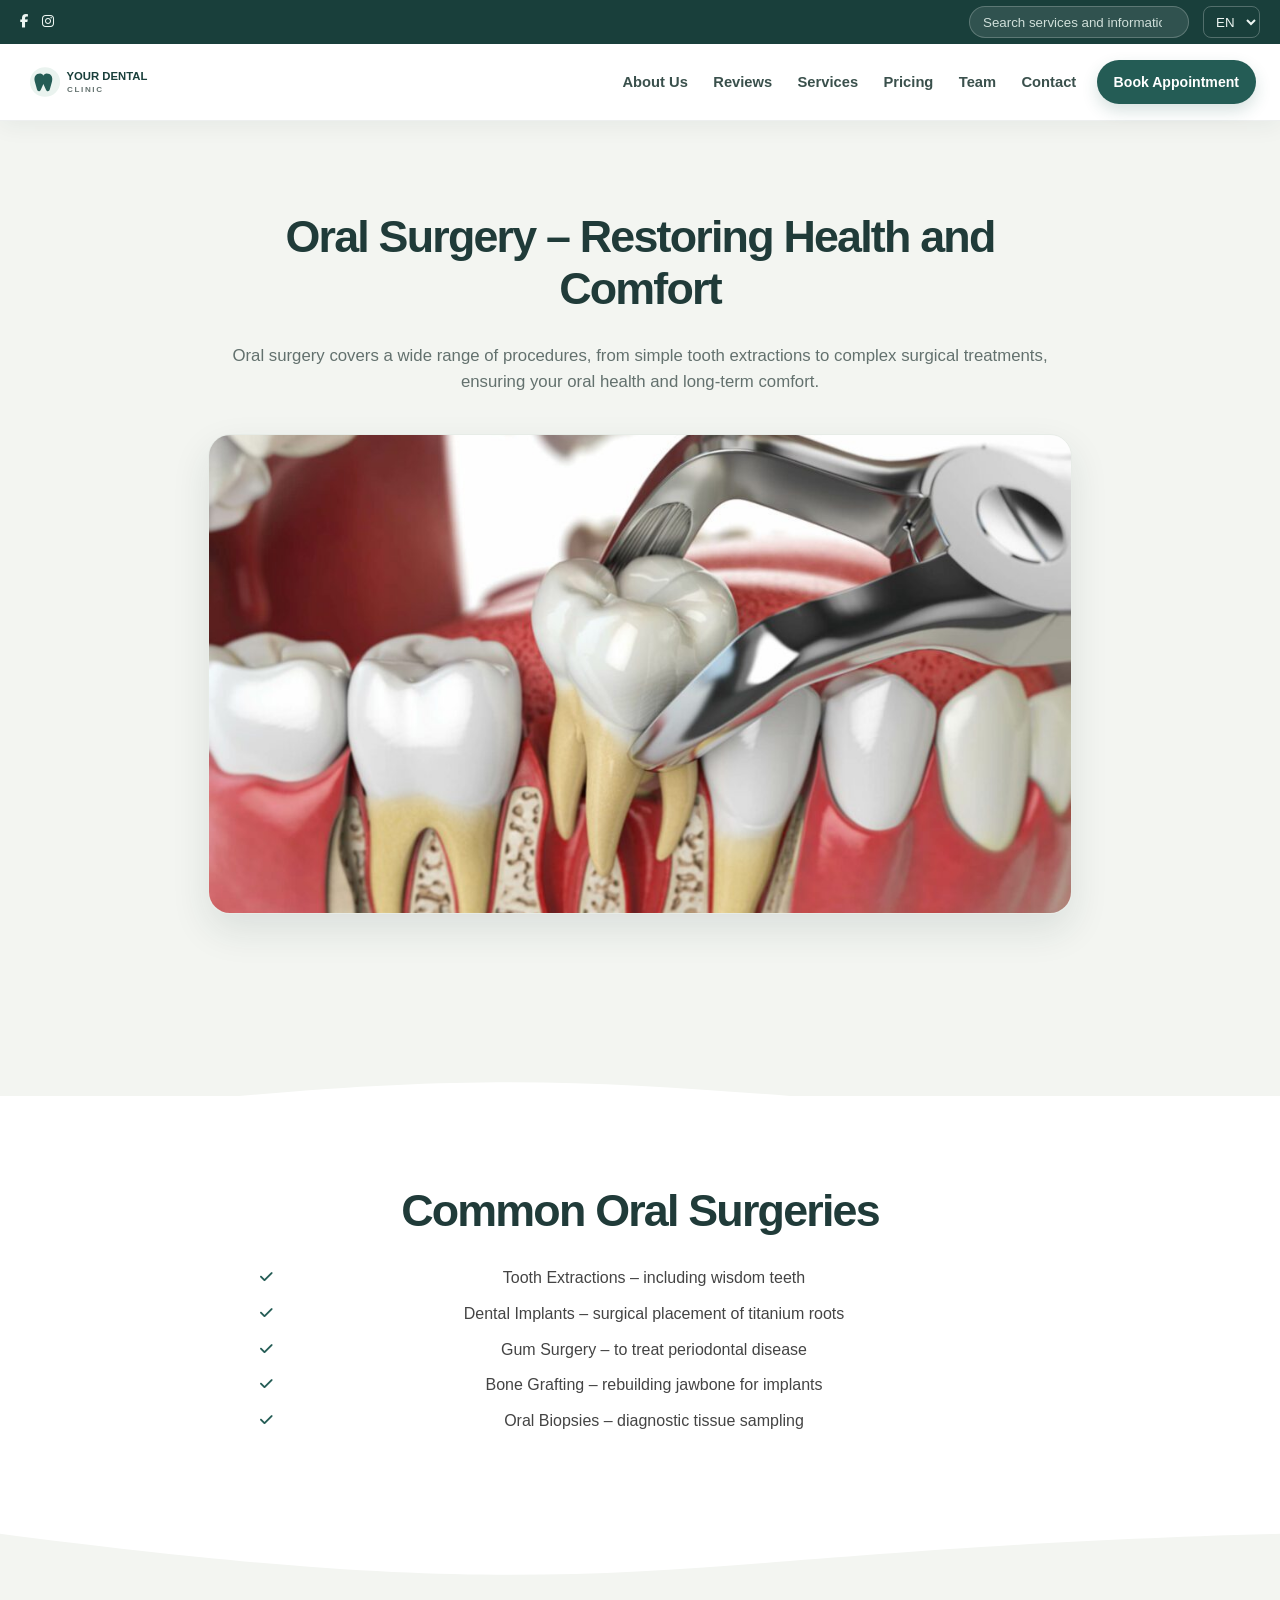
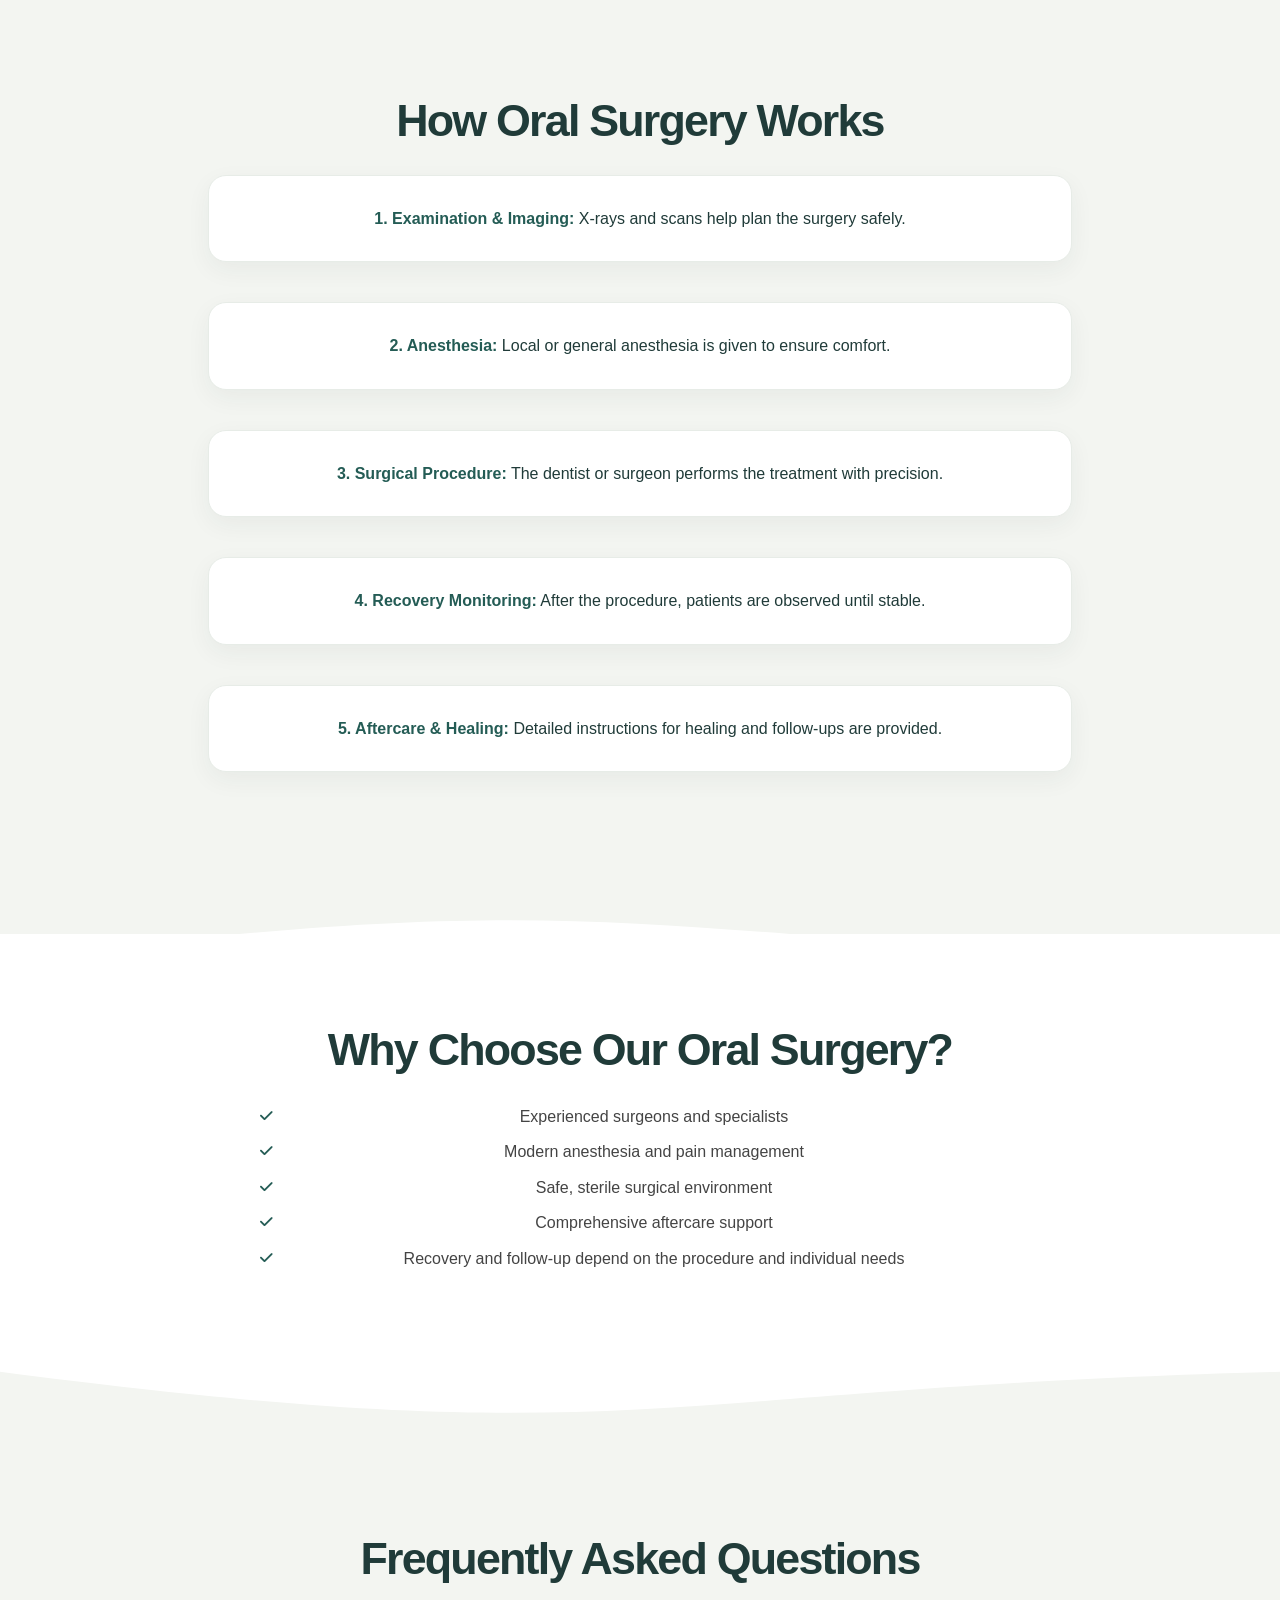
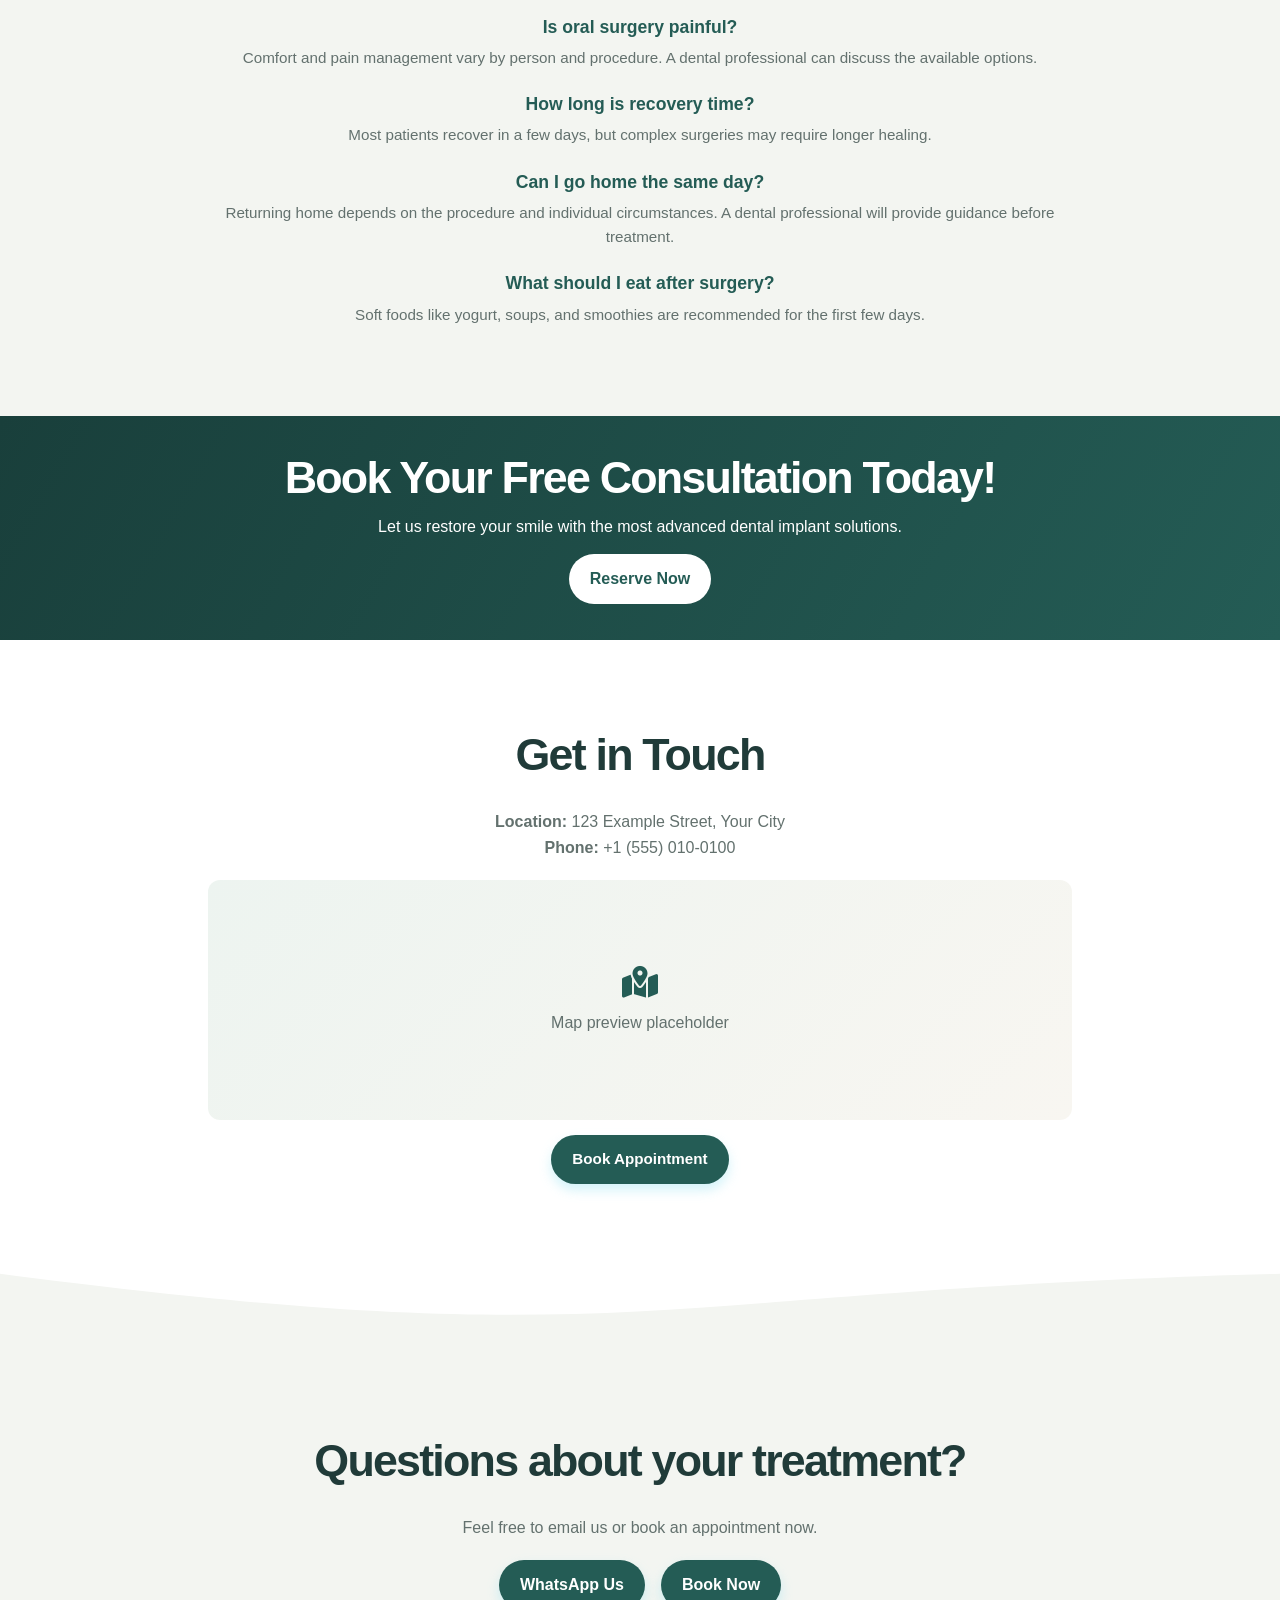
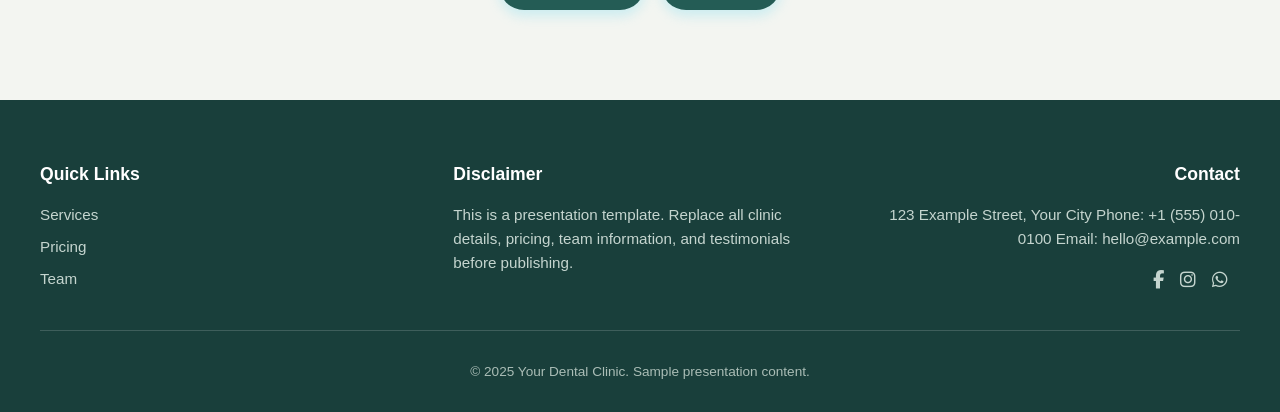
<file: services/oral-surgeries.html>
<!DOCTYPE html>
<html lang="it">
<head>
  <meta charset="UTF-8" />
  <meta name="viewport" content="width=device-width, initial-scale=1.0" />
  <title>Your Dental Clinic - Oral Surgery</title>
  <link rel="stylesheet" href="../styles.css" />
  <script defer src="../js/translations.js"></script>
  <script defer src="../script.js"></script>
  <link rel="stylesheet" href="https://cdnjs.cloudflare.com/ajax/libs/font-awesome/6.4.0/css/all.min.css" />
  <link rel="icon" type="image/svg+xml" href="../images/generic-dental-logo.svg">
  <style>
    /* === Section Styles === */
    .section { padding: 44px 20px; position: relative; }
    .section.beige { background: #fdf7f1; }
    .container.narrow { max-width: 900px; margin: 0 auto; padding: 0 18px; }
    .section-title {
      font-size: 1.95rem;
      font-weight: 700;
      color: #222;
      text-align: center;
      margin-bottom: 18px;
      line-height: 1.15;
    }
    .intro-text { color: #4b4b4b; text-align: center; font-size: 1.05rem; margin-bottom: 18px; }

    /* === Checklist === */
    .checklist { list-style: none; padding: 0; margin: 0 auto; max-width: 760px; }
    .checklist li {
      position: relative;
      padding-left: 28px;
      margin-bottom: 10px;
      color: #444;
    }
    .checklist li::before {
      content: "\f00c";
      font-family: "Font Awesome 6 Free";
      font-weight: 900;
      position: absolute;
      left: 0;
      top: 0;
      color: #b28756;
      font-size: 0.9rem;
    }

    /* === Alternating Steps Layout === */
    .procedure-steps { display: flex; flex-direction: column; gap: 40px; margin-top: 20px; }
    .procedure-step {
      display: flex;
      align-items: center;
      gap: 20px;
      flex-wrap: wrap;
    }
    .procedure-step:nth-child(even) { flex-direction: row-reverse; }
    .step-text { flex: 1; min-width: 280px; }
    .step-text strong { color: #b28756; }
    .step-image { flex: 1; min-width: 280px; position: relative; }
    .step-image img {
      width: 100%;
      height: auto;
      border-radius: 12px;
      box-shadow: 0 8px 22px rgba(13,13,13,0.06);
    }
    .step-number {
      position: absolute;
      top: 10px;
      left: 10px;
      width: 36px;
      height: 36px;
      line-height: 36px;
      text-align: center;
      border-radius: 50%;
      background: #b28756;
      color: #fff;
      font-weight: 700;
      box-shadow: 0 6px 14px rgba(178,135,86,0.18);
      z-index: 2;
      font-size: 16px;
    }

    /* === CTA === */
    .cta-section {
      background: #b28756;
      color: #fff;
      text-align: center;
      padding: 36px 18px;
    }
    .btn {
      background: #b28756;
      color: #fff;
      padding: 10px 20px;
      border-radius: 6px;
      text-decoration: none;
      transition: background 0.3s;
    }
    .btn:hover { background: #946a41; }

    /* Responsive */
    @media (max-width: 768px) {
      .procedure-step { flex-direction: column !important; text-align: center; }
      .procedure-step:nth-child(even) { flex-direction: column !important; }
    }
  </style>
</head>
<body>

<!-- Top Navbar -->
<header class="top-navbar" style="margin-bottom: 0;">
  <div class="social-icons">
    <a href="#"><i class="fab fa-facebook-f"></i></a>
    <a href="#"><i class="fab fa-instagram"></i></a>
  </div>
  <div class="search-container">
    <input type="text" id="searchInput" placeholder="Cerca..." />
  </div>
  <div class="language-select">
    <select id="language">
      <option value="en">EN</option>
      <option value="it">IT</option>
      <option value="al">AL</option>
    </select>
  </div>
</header>

<nav class="dentozen-navbar" style="margin-top: 0;">
  <div class="nav-content">
    <div class="logo">
      <a href="../index.html">
        <img src="../images/generic-dental-logo.svg" alt="Your Dental Clinic" />
      </a>
    </div>
    <button class="hamburger" type="button" aria-label="Open navigation menu" aria-controls="navLinks" aria-expanded="false"><i class="fas fa-bars"></i></button>
    <ul class="nav-links" id="navLinks">
      <li><a href="../pages/aboutus.html" data-i18n="nav_about">Chi Siamo</a></li>
      <li><a href="../pages/testimonials.html" data-i18n="nav_reviews">Recensioni</a></li>
      <li><a href="../pages/treatments.html" data-i18n="nav_services">Trattamenti</a></li>
      <li><a href="../pages/pricing.html" data-i18n="nav_pricing">Prezzi</a></li>
      <li><a href="../pages/team.html" data-i18n="nav_team">Team</a></li>
      <li><a href="../pages/contacts.html" data-i18n="nav_contact">Contatti</a></li>
      <li class="nav-appointment"><a class="appointment-btn" href="../pages/contacts.html#contact-form" data-i18n="book">Prenota una Visita</a></li>
    </ul>
  </div>
</nav>

<!-- Service Overview -->
<section class="section beige">
  <div class="container narrow">
    <h2 class="section-title" data-i18n="surgery.title">
      Chirurgia orale – salute e comfort a lungo termine
    </h2>
    <p class="intro-text" data-i18n="surgery.intro">
      La chirurgia orale comprende un’ampia gamma di interventi, dalle semplici estrazioni dei denti ai trattamenti chirurgici più complessi, per garantire la salute della bocca e il tuo comfort nel tempo.
    </p>
    <div class="image-center">
      <img src="../images/oral-surgery.jpg" alt="Chirurgia orale" class="service-image" />
    </div>
  </div>
</section>

<!-- SVG divider -->
<div class="section-divider wave-up">
  <svg viewBox="0 0 1200 120" preserveAspectRatio="none" xmlns="http://www.w3.org/2000/svg">
    <path d="M0,120 C600,20 600,100 1200,120 L1200,0 L0,0 Z" fill="#fdf7f1"></path>
  </svg>
</div>

<!-- Types of Surgeries -->
<section class="section">
  <div class="container narrow">
    <h2 class="section-title" data-i18n="surgery.types_title">Interventi di chirurgia orale più comuni</h2>
    <ul class="checklist">
      <li data-i18n="surgery.types.extractions">Estrazioni dentarie – comprese le rimozioni dei denti del giudizio</li>
      <li data-i18n="surgery.types.implants">Impianti dentali – inserimento chirurgico di radici in titanio</li>
      <li data-i18n="surgery.types.gum">Chirurgia gengivale – per il trattamento della malattia parodontale</li>
      <li data-i18n="surgery.types.bone">Rigenerazione / innesto osseo – ricostruzione dell’osso mascellare per gli impianti</li>
      <li data-i18n="surgery.types.biopsies">Biopsie orali – prelievo di tessuto a scopo diagnostico</li>
    </ul>
  </div>
</section>

<!-- Divider -->
<div class="section-divider wave-down">
  <svg viewBox="0 0 1200 120" preserveAspectRatio="none" xmlns="http://www.w3.org/2000/svg">
    <path d="M0,0 C600,100 600,20 1200,0 L1200,120 L0,120 Z" fill="#fdf7f1"></path>
  </svg>
</div>

<!-- Procedure Steps -->
<section class="section beige">
  <div class="container narrow">
    <h2 class="section-title" data-i18n="surgery.procedure_title">Come si svolge un intervento di chirurgia orale</h2>
    <div class="procedure-steps">
      <div class="procedure-step">
        <div class="step-text" data-i18n="surgery.procedure.step1">
          <strong>1. Visita e radiografie:</strong> radiografie e/o TAC ci aiutano a pianificare l’intervento in sicurezza.
        </div>
      </div>
      <div class="procedure-step">
        <div class="step-text" data-i18n="surgery.procedure.step2">
          <strong>2. Anestesia:</strong> viene effettuata anestesia locale o generale per garantirti il massimo comfort.
        </div>
      </div>
      <div class="procedure-step">
        <div class="step-text" data-i18n="surgery.procedure.step3">
          <strong>3. Intervento chirurgico:</strong> il dentista o il chirurgo esegue la procedura con la massima precisione.
        </div>
      </div>
      <div class="procedure-step">
        <div class="step-text" data-i18n="surgery.procedure.step4">
          <strong>4. Controllo post-operatorio:</strong> dopo l’intervento il paziente viene monitorato finché è stabile.
        </div>
      </div>
      <div class="procedure-step">
        <div class="step-text" data-i18n="surgery.procedure.step5">
          <strong>5. Controlli e guarigione:</strong> vengono fornite istruzioni dettagliate per la guarigione e gli appuntamenti di controllo.
        </div>
      </div>
    </div>
  </div>
</section>

<!-- Divider -->
<div class="section-divider wave-up">
  <svg viewBox="0 0 1200 120" preserveAspectRatio="none" xmlns="http://www.w3.org/2000/svg">
    <path d="M0,120 C600,20 600,100 1200,120 L1200,0 L0,0 Z" fill="#fdf7f1"></path>
  </svg>
</div>

<!-- Why Trust Us -->
<section class="section">
  <div class="container narrow">
    <h2 class="section-title" data-i18n="surgery.sales_title">Perché scegliere la nostra chirurgia orale?</h2>
    <ul class="checklist">
      <li data-i18n="surgery.sales.tip1">Chirurghi e specialisti con grande esperienza</li>
      <li data-i18n="surgery.sales.tip2">Tecniche moderne di anestesia e gestione del dolore</li>
      <li data-i18n="surgery.sales.tip3">Ambiente chirurgico sicuro e sterile</li>
      <li data-i18n="surgery.sales.tip4">Assistenza completa nel post-operatorio</li>
      <li data-i18n="surgery.sales.tip5">Il recupero e i controlli successivi dipendono dalla procedura e dalle esigenze individuali</li>
    </ul>
  </div>
</section>

<!-- Divider -->
<div class="section-divider wave-down">
  <svg viewBox="0 0 1200 120" preserveAspectRatio="none" xmlns="http://www.w3.org/2000/svg">
    <path d="M0,0 C600,100 600,20 1200,0 L1200,120 L0,120 Z" fill="#fdf7f1"></path>
  </svg>
</div>

<!-- FAQ -->
<section class="section beige">
  <div class="container narrow">
    <h2 class="section-title" data-i18n="faq.title">Domande frequenti</h2>
    <div class="faq">
      <h3 data-i18n="faq.q1">La chirurgia orale è dolorosa?</h3>
      <p data-i18n="faq.a1">Comfort e gestione del dolore variano in base alla procedura e alla persona. Il professionista discuterà le opzioni disponibili.</p>

      <h3 data-i18n="faq.q2">Quanto dura il recupero?</h3>
      <p data-i18n="faq.a2">La maggior parte dei pazienti guarisce in pochi giorni, ma per interventi più complessi può essere necessario un tempo di guarigione più lungo.</p>

      <h3 data-i18n="faq.q3">Posso tornare a casa lo stesso giorno?</h3>
      <p data-i18n="faq.a3">Il ritorno a casa dipende dal tipo di procedura e dalle condizioni individuali. Il professionista fornirà indicazioni prima del trattamento.</p>

      <h3 data-i18n="faq.q4">Cosa posso mangiare dopo l’intervento?</h3>
      <p data-i18n="faq.a4">Per i primi giorni sono consigliati cibi morbidi come yogurt, zuppe e frullati.</p>
    </div>
  </div>
</section>

<!-- Call to Action -->
<section class="cta-section fade-in">
  <div class="container narrow center">
    <h2 class="section-title" style="color: #fff; margin-bottom: 10px;" data-i18n="cta.title">Prenota oggi la tua consulenza gratuita!</h2>
    <p style="color: #fff; margin-bottom: 14px;" data-i18n="cta.text">Lascia che ti restituiamo il sorriso con le soluzioni di chirurgia orale più avanzate.</p>
    <a href="../pages/contacts.html" class="btn primary" data-i18n="cta.button">Prenota ora</a>
  </div>
</section>

<!-- Contact -->
<section class="section contact fade-in" id="contact">
  <div class="container narrow">
    <h2 class="section-title" data-i18n="contact.title">Come puoi trovarci?</h2>
    <p data-i18n="contact.location"><strong>Indirizzo:</strong> 123 Example Street, Your City</p>
    <p data-i18n="contact.phone"><strong>Telefono:</strong> +1 (555) 010-0100</p>
    <div class="map-placeholder" id="map-preview" role="img" aria-label="Sample map placeholder"><i class="fas fa-map-location-dot" aria-hidden="true"></i><p data-i18n="map_placeholder">Map preview placeholder</p></div>
    <div class="hero-buttons">
      <a href="../pages/contacts.html#contact-form" class="btn primary" data-i18n="book">Prenota una Visita</a>
    </div>
  </div>
</section>

<!-- SVG divider: contact -> questions -->
<div class="section-divider wave-down">
  <svg viewBox="0 0 1200 120" preserveAspectRatio="none" xmlns="http://www.w3.org/2000/svg">
    <path d="M0,0 C600,100 600,20 1200,0 L1200,120 L0,120 Z" fill="#fdf7f1"></path>
  </svg>
</div>

<!-- Questions Section -->
<section class="section beige fade-in">
  <div class="container narrow">
    <h2 class="section-title" data-i18n="questions.title">Domande sul tuo trattamento?</h2>
    <p data-i18n="questions.text">Scrivici via e-mail oppure prenota subito una visita.</p>
    <div class="hero-buttons" style="margin-top: 20px;">
      <a href="mailto:hello@example.com" class="btn secondary" data-i18n="questions.btn.message">Scrivici</a>
      <a href="../pages/contacts.html#contact-form" class="btn primary" data-i18n="questions.btn.book">Prenota ora</a>
    </div>
  </div>
</section>

<!-- Footer -->
<footer class="footer fade-in">
  <div class="footer-grid">
    <div>
      <h4 data-i18n="footer.quicklinks.title">Link rapidi</h4>
      <ul>
        <li><a href="../pages/treatments.html" data-i18n="footer.quicklinks.services">Trattamenti</a></li>
        <li><a href="../pages/pricing.html" data-i18n="footer.quicklinks.pricing">Prezzi</a></li>
        <li><a href="../pages/team.html" data-i18n="footer.quicklinks.team">Team</a></li>
      </ul>
    </div>
    <div>
      <h4 data-i18n="footer.disclaimer.title">Disclaimer</h4>
      <p data-i18n="footer.disclaimer.text">
        Questo è un modello dimostrativo. Sostituisci i dettagli della clinica, i prezzi, il team e le testimonianze prima della pubblicazione.
      </p>
    </div>
    <div class="contactfootercontent">
      <h4 data-i18n="footer.contact.title">Contatti</h4>
      <p data-i18n="footer.contact.text">
        123 Example Street, Your City<br>Telefono: +1 (555) 010-0100<br>Email: hello@example.com
      </p>
      <div class="social-icons">
        <a href="#"><i class="fab fa-facebook-f"></i></a>
        <a href="#"><i class="fab fa-instagram"></i></a>
        <a href="#"><i class="fab fa-whatsapp"></i></a>
      </div>
    </div>
  </div>
  <div class="copyright" data-i18n="footer.copyright">
    © 2025 Your Dental Clinic. Contenuto dimostrativo.
  </div>
</footer>

<button id="scrollToTopBtn"><i class="fas fa-chevron-up"></i></button>

<!-- Inline language JS -->
<script>
  (function() {
    const translations = {
      en: {
        "search.placeholder": "Search...",

        "nav.about": "About Us",
        "nav.reviews": "Reviews",
        "nav.services": "Services",
        "nav.pricing": "Pricing",
        "nav.team": "Team",
        "nav.contact": "Contact",
        "nav.appointment": "Book Appointment",

        "surgery.title": "Oral Surgery – Restoring Health and Comfort",
        "surgery.intro": "Oral surgery covers a wide range of procedures, from simple tooth extractions to complex surgical treatments, ensuring your oral health and long-term comfort.",

        "surgery.types_title": "Common Oral Surgeries",
        "surgery.types.extractions": "Tooth Extractions – including wisdom teeth",
        "surgery.types.implants": "Dental Implants – surgical placement of titanium roots",
        "surgery.types.gum": "Gum Surgery – to treat periodontal disease",
        "surgery.types.bone": "Bone Grafting – rebuilding jawbone for implants",
        "surgery.types.biopsies": "Oral Biopsies – diagnostic tissue sampling",

        "surgery.procedure_title": "How Oral Surgery Works",
        "surgery.procedure.step1": "<strong>1. Examination & Imaging:</strong> X-rays and scans help plan the surgery safely.",
        "surgery.procedure.step2": "<strong>2. Anesthesia:</strong> Local or general anesthesia is given to ensure comfort.",
        "surgery.procedure.step3": "<strong>3. Surgical Procedure:</strong> The dentist or surgeon performs the treatment with precision.",
        "surgery.procedure.step4": "<strong>4. Recovery Monitoring:</strong> After the procedure, patients are observed until stable.",
        "surgery.procedure.step5": "<strong>5. Aftercare & Healing:</strong> Detailed instructions for healing and follow-ups are provided.",

        "surgery.sales_title": "Why Choose Our Oral Surgery?",
        "surgery.sales.tip1": "Experienced surgeons and specialists",
        "surgery.sales.tip2": "Modern anesthesia and pain management",
        "surgery.sales.tip3": "Safe, sterile surgical environment",
        "surgery.sales.tip4": "Comprehensive aftercare support",
        "surgery.sales.tip5": "Recovery and follow-up depend on the procedure and individual needs",

        "faq.title": "Frequently Asked Questions",
        "faq.q1": "Is oral surgery painful?",
        "faq.a1": "Comfort and pain management vary by person and procedure. A dental professional can discuss the available options.",
        "faq.q2": "How long is recovery time?",
        "faq.a2": "Most patients recover in a few days, but complex surgeries may require longer healing.",
        "faq.q3": "Can I go home the same day?",
        "faq.a3": "Returning home depends on the procedure and individual circumstances. A dental professional will provide guidance before treatment.",
        "faq.q4": "What should I eat after surgery?",
        "faq.a4": "Soft foods like yogurt, soups, and smoothies are recommended for the first few days.",

        "cta.title": "Book Your Free Consultation Today!",
        "cta.text": "Let us restore your smile with the most advanced dental implant solutions.",
        "cta.button": "Reserve Now",

        "contact.title": "How Can You Find Us?",
        "contact.location": "<strong>Location:</strong> 123 Example Street, Your City",
        "contact.phone": "<strong>Phone:</strong> +1 (555) 010-0100",
        "book": "Book Appointment",

        "questions.title": "Questions about your treatment?",
        "questions.text": "Feel free to email us or book an appointment now.",
        "questions.btn.message": "Message Us",
        "questions.btn.book": "Book Now",

        "footer.quicklinks.title": "Quick Links",
        "footer.quicklinks.services": "Services",
        "footer.quicklinks.pricing": "Pricing",
        "footer.quicklinks.team": "Team",
        "footer.disclaimer.title": "Disclaimer",
        "footer.disclaimer.text": "This is a presentation template. Replace all clinic details, pricing, team information, and testimonials before publishing.",
        "footer.contact.title": "Contact",
        "footer.contact.text": "123 Example Street, Your City<br>Phone: +1 (555) 010-0100<br>Email: hello@example.com",
        "footer.copyright": "© 2025 Your Dental Clinic. Sample presentation content."
      },

      it: {
        "search.placeholder": "Cerca...",

        "nav.about": "Chi Siamo",
        "nav.reviews": "Recensioni",
        "nav.services": "Trattamenti",
        "nav.pricing": "Prezzi",
        "nav.team": "Team",
        "nav.contact": "Contatti",
        "nav.appointment": "Prenota una Visita",

        "surgery.title": "Chirurgia orale – salute e comfort a lungo termine",
        "surgery.intro": "La chirurgia orale comprende un’ampia gamma di interventi, dalle semplici estrazioni dei denti ai trattamenti chirurgici più complessi, per garantire la salute della bocca e il tuo comfort nel tempo.",

        "surgery.types_title": "Interventi di chirurgia orale più comuni",
        "surgery.types.extractions": "Estrazioni dentarie – comprese le rimozioni dei denti del giudizio",
        "surgery.types.implants": "Impianti dentali – inserimento chirurgico di radici in titanio",
        "surgery.types.gum": "Chirurgia gengivale – per il trattamento della malattia parodontale",
        "surgery.types.bone": "Rigenerazione / innesto osseo – ricostruzione dell’osso mascellare per gli impianti",
        "surgery.types.biopsies": "Biopsie orali – prelievo di tessuto a scopo diagnostico",

        "surgery.procedure_title": "Come si svolge un intervento di chirurgia orale",
        "surgery.procedure.step1": "<strong>1. Visita e radiografie:</strong> radiografie e/o TAC ci aiutano a pianificare l’intervento in sicurezza.",
        "surgery.procedure.step2": "<strong>2. Anestesia:</strong> viene effettuata anestesia locale o generale per garantirti il massimo comfort.",
        "surgery.procedure.step3": "<strong>3. Intervento chirurgico:</strong> il dentista o il chirurgo esegue la procedura con la massima precisione.",
        "surgery.procedure.step4": "<strong>4. Controllo post-operatorio:</strong> dopo l’intervento il paziente viene monitorato finché è stabile.",
        "surgery.procedure.step5": "<strong>5. Controlli e guarigione:</strong> vengono fornite istruzioni dettagliate per la guarigione e gli appuntamenti di controllo.",

        "surgery.sales_title": "Perché scegliere la nostra chirurgia orale?",
        "surgery.sales.tip1": "Chirurghi e specialisti con grande esperienza",
        "surgery.sales.tip2": "Tecniche moderne di anestesia e gestione del dolore",
        "surgery.sales.tip3": "Ambiente chirurgico sicuro e sterile",
        "surgery.sales.tip4": "Assistenza completa nel post-operatorio",
        "surgery.sales.tip5": "Il recupero e i controlli successivi dipendono dalla procedura e dalle esigenze individuali",

        "faq.title": "Domande frequenti",
        "faq.q1": "La chirurgia orale è dolorosa?",
        "faq.a1": "Comfort e gestione del dolore variano in base alla procedura e alla persona. Il professionista discuterà le opzioni disponibili.",
        "faq.q2": "Quanto dura il recupero?",
        "faq.a2": "La maggior parte dei pazienti guarisce in pochi giorni, ma per interventi più complessi può essere necessario un tempo di guarigione più lungo.",
        "faq.q3": "Posso tornare a casa lo stesso giorno?",
        "faq.a3": "Il ritorno a casa dipende dal tipo di procedura e dalle condizioni individuali. Il professionista fornirà indicazioni prima del trattamento.",
        "faq.q4": "Cosa posso mangiare dopo l’intervento?",
        "faq.a4": "Per i primi giorni sono consigliati cibi morbidi come yogurt, zuppe e frullati.",

        "cta.title": "Prenota oggi la tua consulenza gratuita!",
        "cta.text": "Lascia che ti restituiamo il sorriso con le soluzioni di chirurgia orale più avanzate.",
        "cta.button": "Prenota ora",

        "contact.title": "Come puoi trovarci?",
        "contact.location": "<strong>Indirizzo:</strong> 123 Example Street, Your City",
        "contact.phone": "<strong>Telefono:</strong> +1 (555) 010-0100",
        "book": "Prenota una Visita",

        "questions.title": "Domande sul tuo trattamento?",
        "questions.text": "Scrivici via e-mail oppure prenota subito una visita.",
        "questions.btn.message": "Scrivici",
        "questions.btn.book": "Prenota ora",

        "footer.quicklinks.title": "Link rapidi",
        "footer.quicklinks.services": "Trattamenti",
        "footer.quicklinks.pricing": "Prezzi",
        "footer.quicklinks.team": "Team",
        "footer.disclaimer.title": "Disclaimer",
        "footer.disclaimer.text": "Questo è un modello dimostrativo. Sostituisci i dettagli della clinica, i prezzi, il team e le testimonianze prima della pubblicazione.",
        "footer.contact.title": "Contatti",
        "footer.contact.text": "123 Example Street, Your City<br>Telefono: +1 (555) 010-0100<br>Email: hello@example.com",
        "footer.copyright": "© 2025 Your Dental Clinic. Contenuto dimostrativo."
      }
    };

    function applyTranslations(lang) {
      const elements = document.querySelectorAll("[data-i18n]");
      elements.forEach(el => {
        const key = el.dataset.i18n;
        const value = translations[lang] && translations[lang][key];
        if (value) {
          el.innerHTML = value;
        }
      });

      const searchInput = document.getElementById("searchInput");
      if (searchInput && translations[lang] && translations[lang]["search.placeholder"]) {
        searchInput.setAttribute("placeholder", translations[lang]["search.placeholder"]);
      }

      document.documentElement.lang = lang;
    }

          function loadSavedLanguage() {
        try { return localStorage.getItem("siteLanguage"); }
        catch (error) { if (error.name !== "SecurityError") throw error; return null; }
      }
      function persistLanguage(language) {
        try { localStorage.setItem("siteLanguage", language); }
        catch (error) { if (error.name !== "SecurityError") throw error; }
      }
      document.addEventListener("DOMContentLoaded", function() {
      if (document.documentElement.lang === "al") return;
const select = document.getElementById("language");
      const savedLang = new URLSearchParams(location.search).get("lang") || loadSavedLanguage() || "it";
      const initialLang = (savedLang === "en" || savedLang === "it") ? savedLang : "it";

      if (select) {
        select.value = initialLang;
      }
      applyTranslations(initialLang);

      if (select) {
        select.addEventListener("change", function() {
          const lang = select.value;
          // Only EN/IT have translations defined here; others default to EN
          const effectiveLang = (lang === "it" || lang === "en") ? lang : "en";
          persistLanguage(effectiveLang);
          applyTranslations(effectiveLang);
        });
      }
    });
  })();
</script>

</body>
</html>
</file>
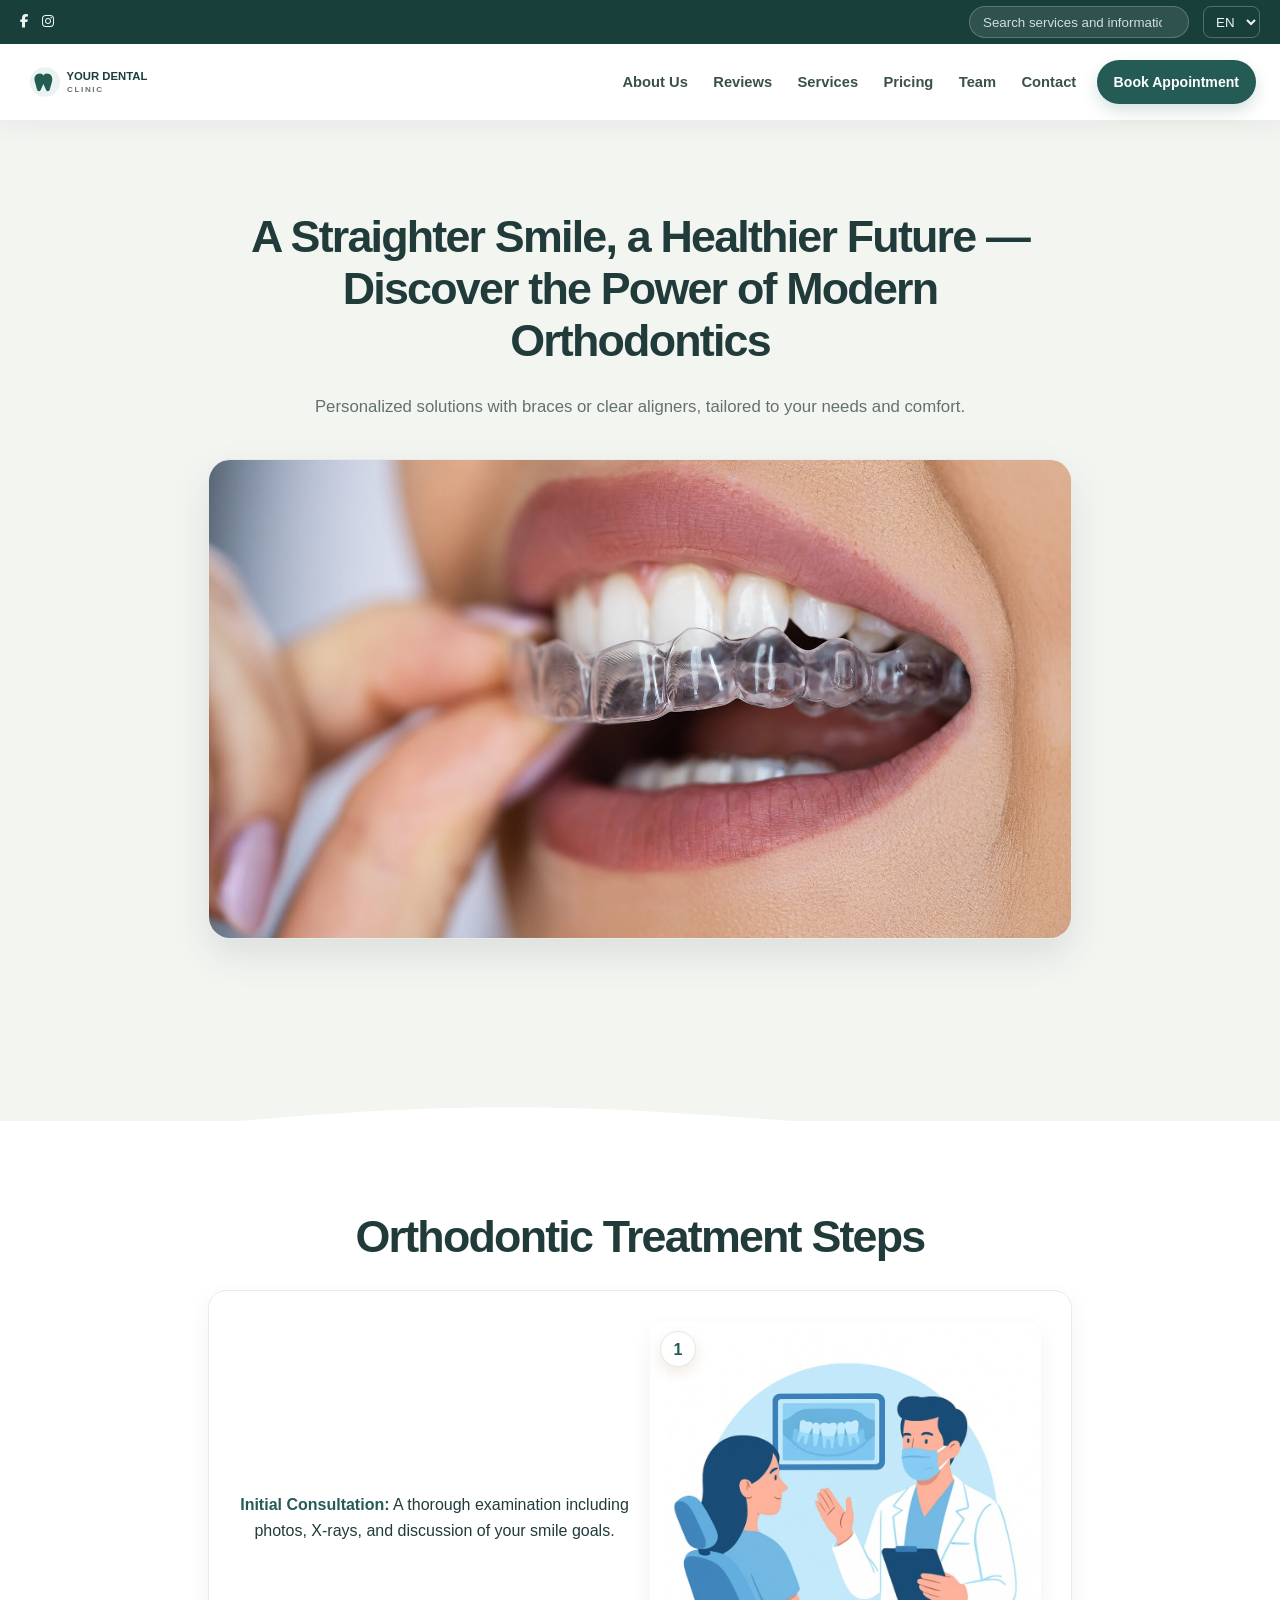
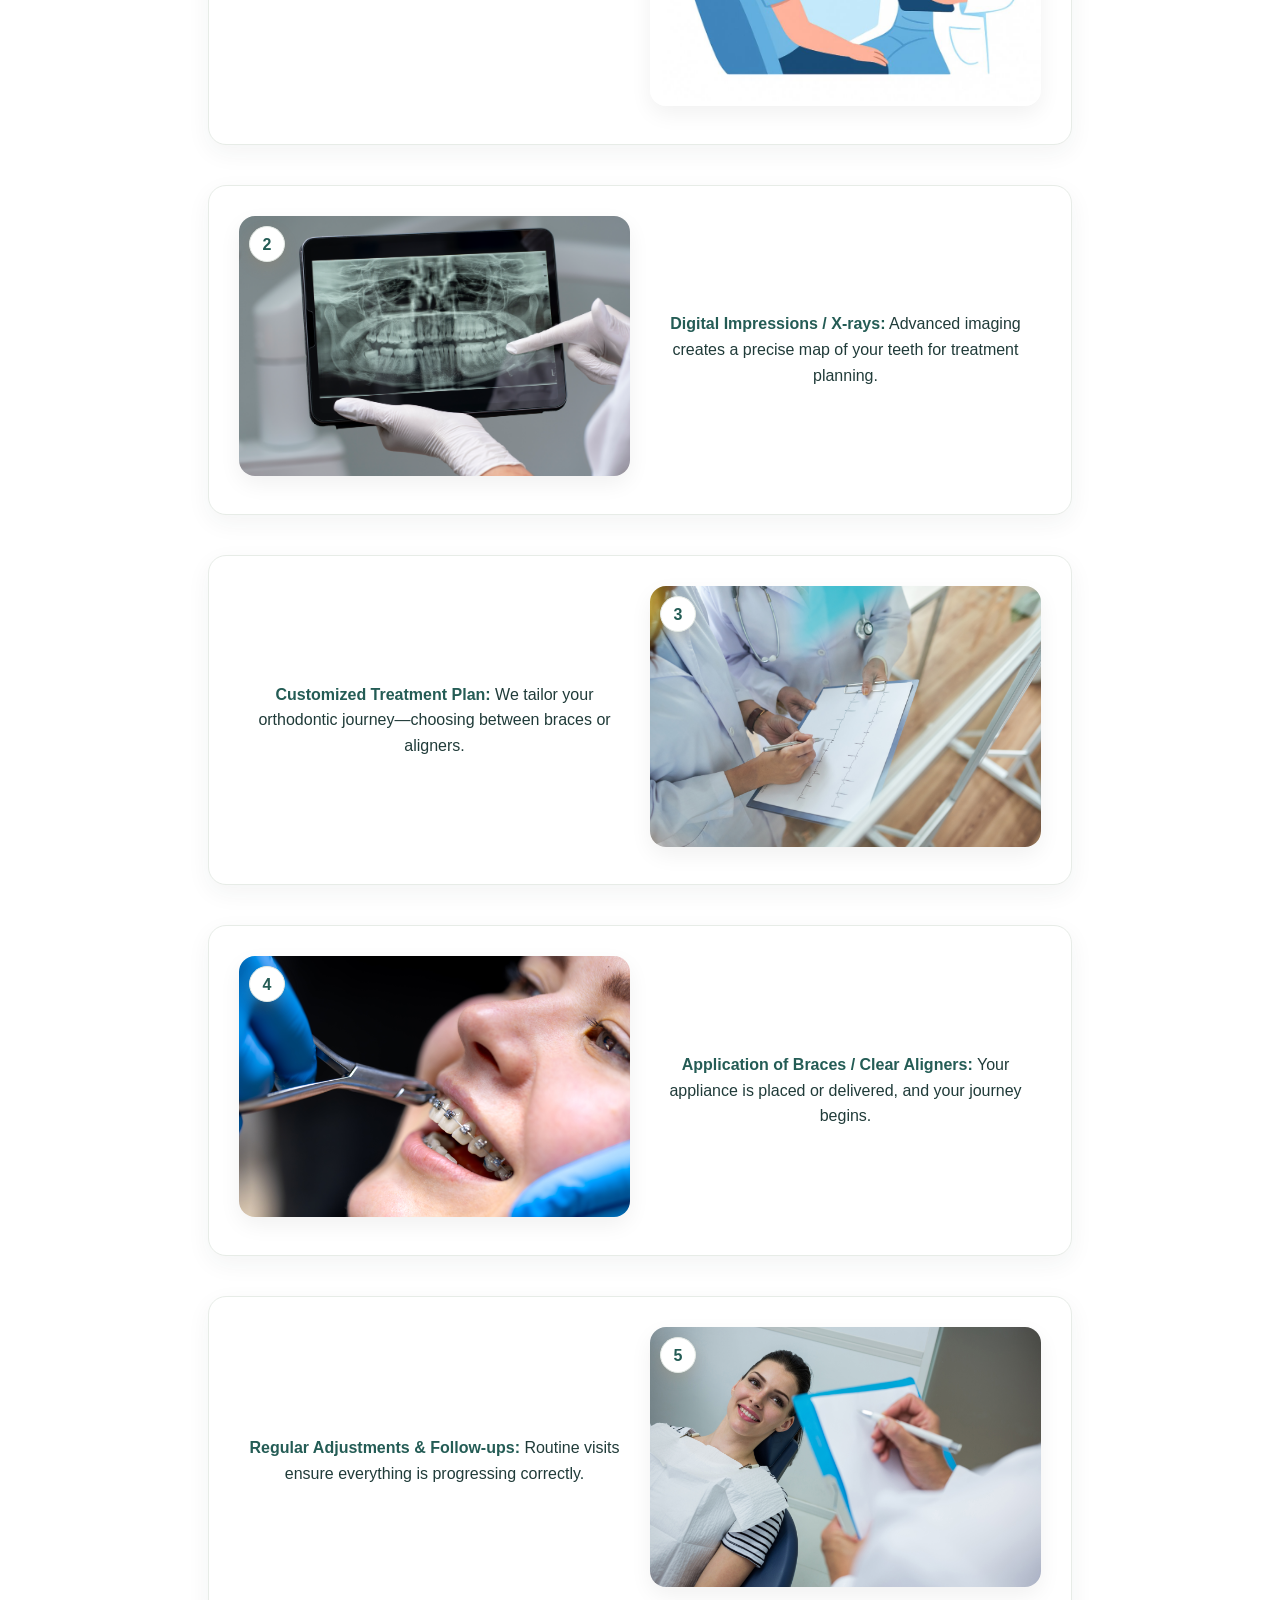
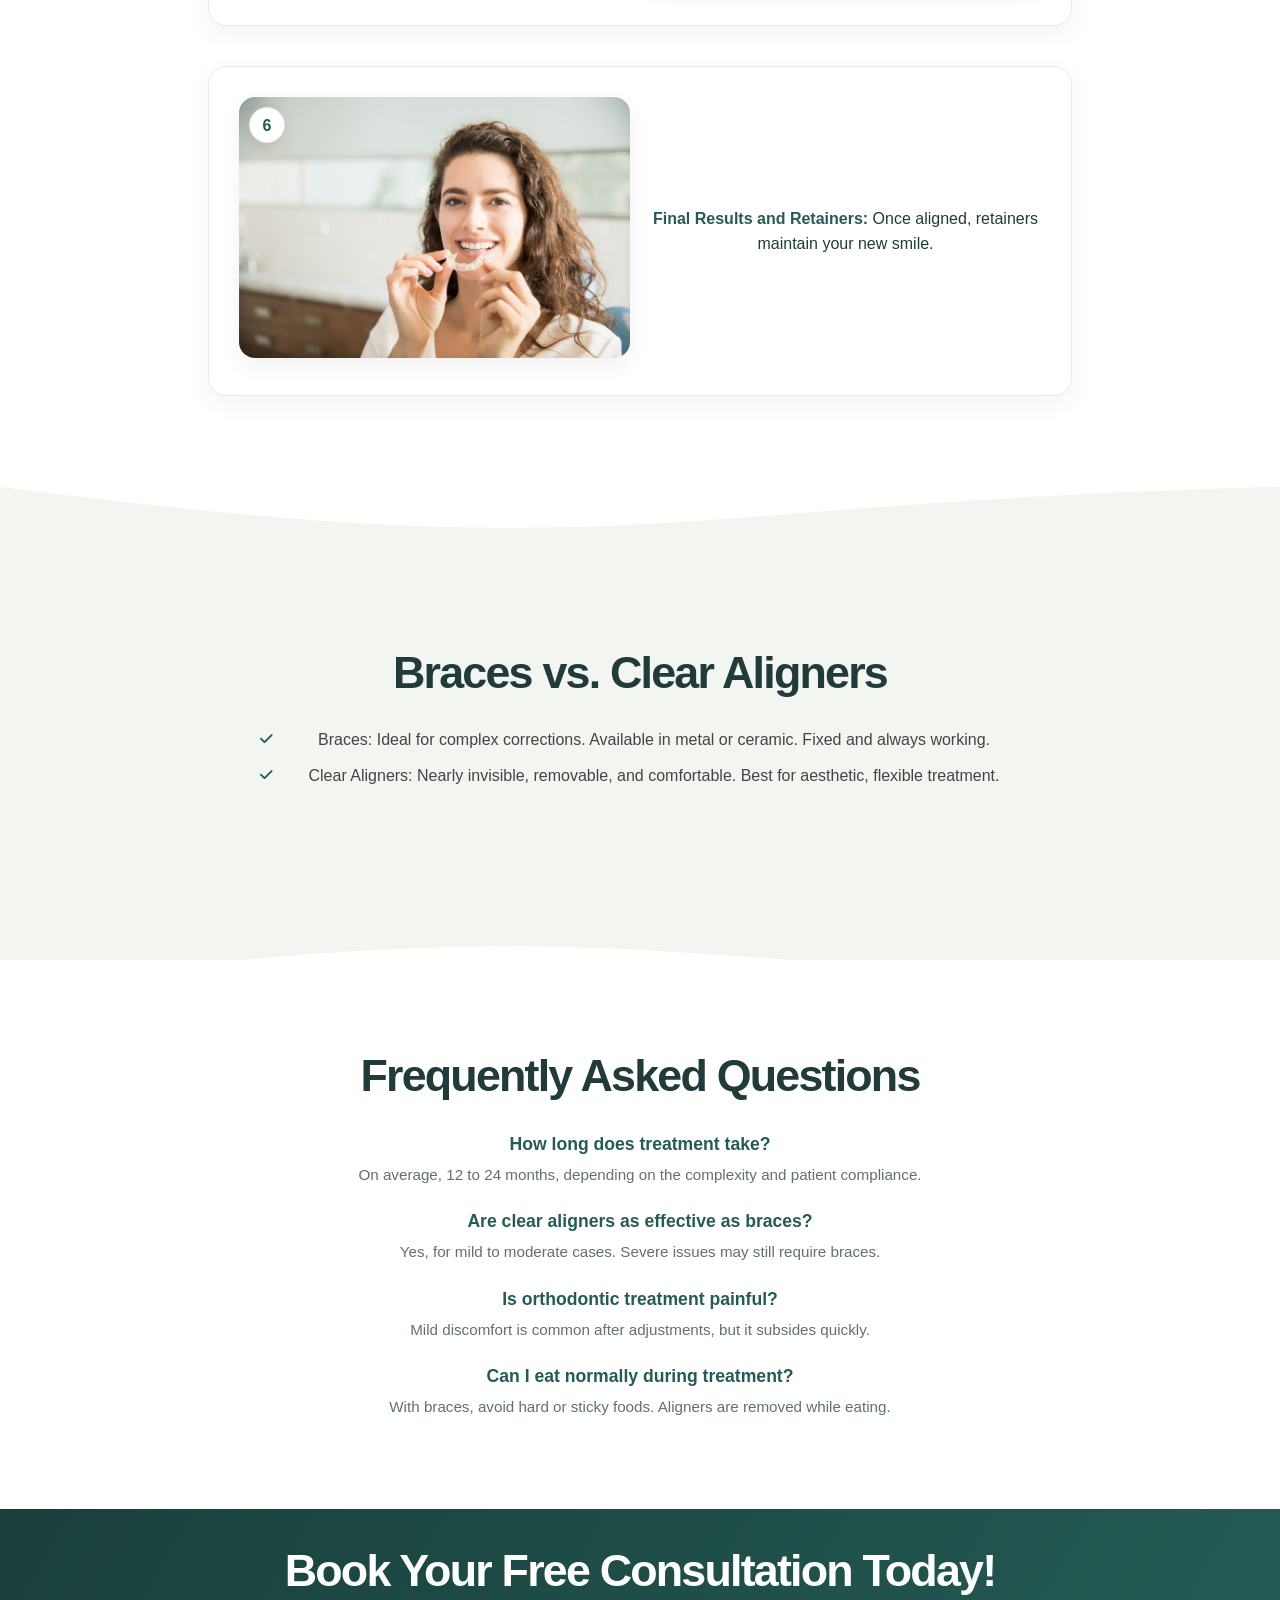
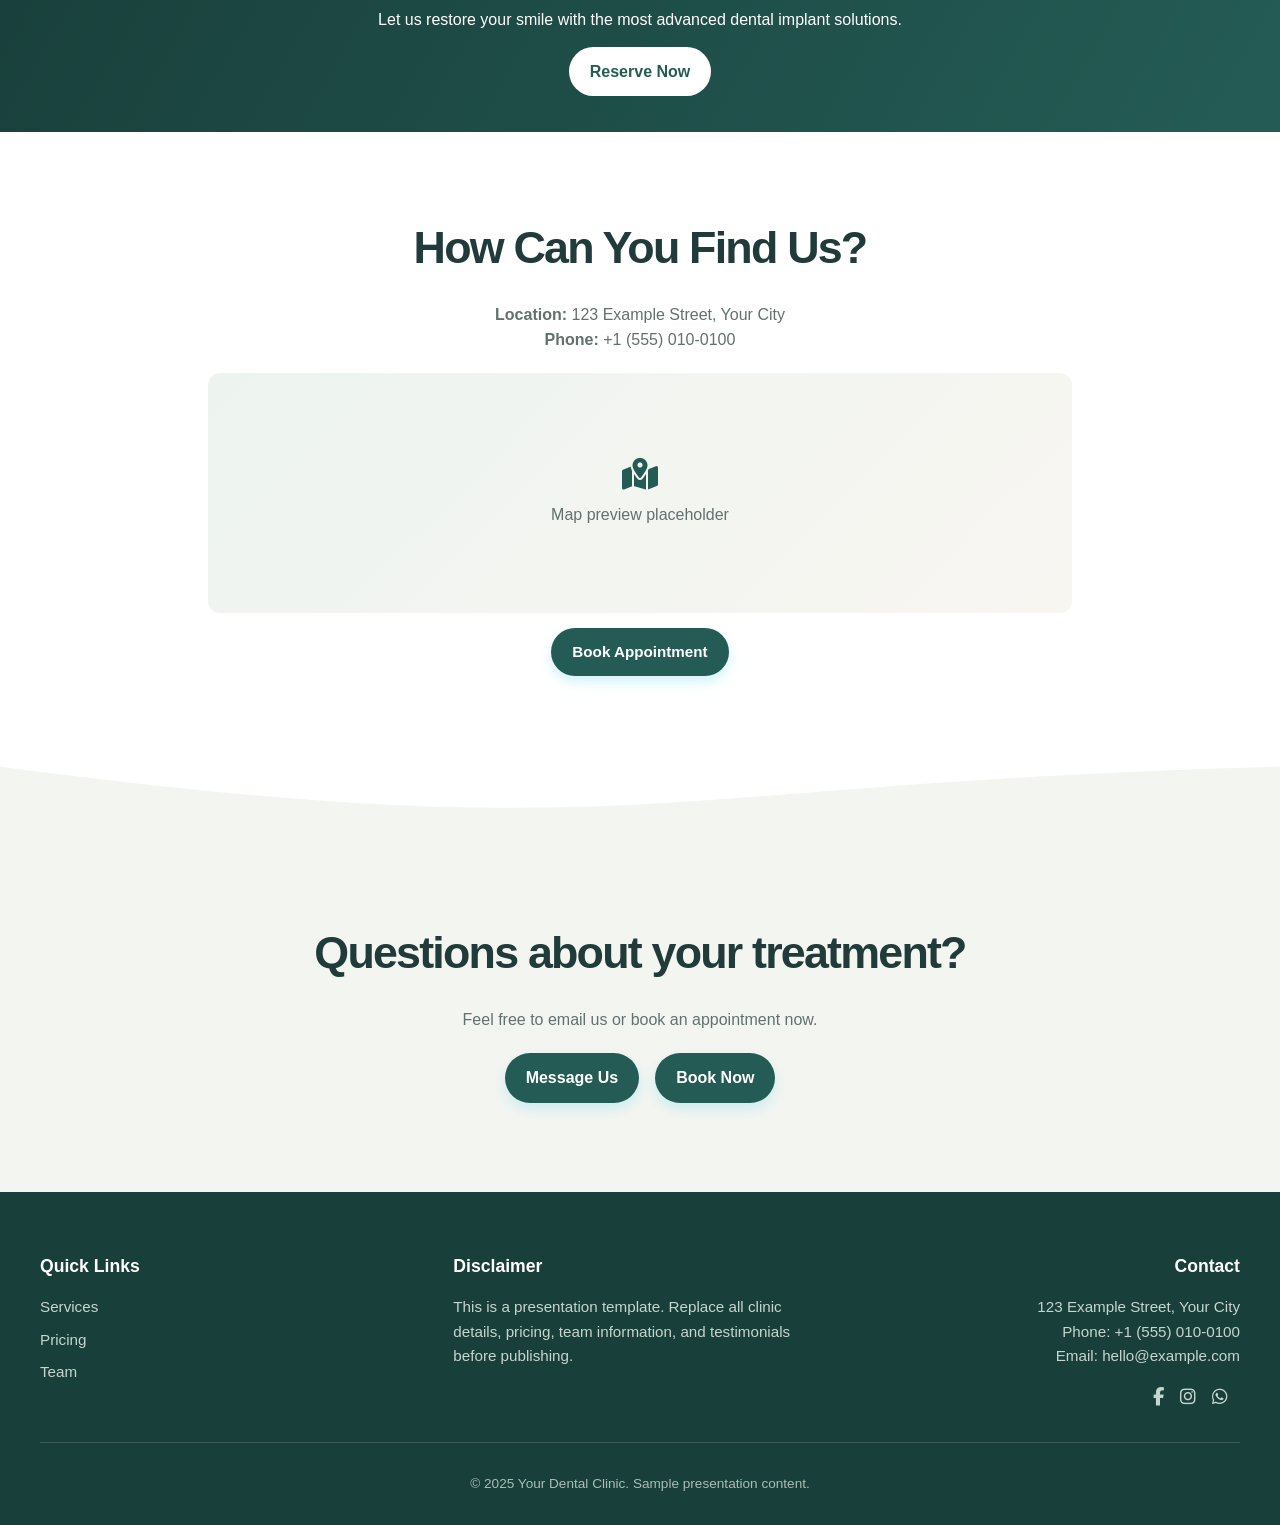
<file: services/orthodontics.html>
<!DOCTYPE html>
<html lang="en">
<head>
  <meta charset="UTF-8" />
  <meta name="viewport" content="width=device-width, initial-scale=1.0" />
  <title>Your Dental Clinic - Orthodontics</title>
  <link rel="stylesheet" href="../styles.css" />
  <script defer src="../js/translations.js"></script>
  <script defer src="../script.js"></script>
  <link rel="stylesheet" href="https://cdnjs.cloudflare.com/ajax/libs/font-awesome/6.4.0/css/all.min.css" />
  <link rel="icon" type="image/svg+xml" href="../images/generic-dental-logo.svg">
    <style>

    /* === Section Styles === */
    .section { padding: 44px 20px; position: relative; }
    .section.beige { background: #fdf7f1; }
    .container.narrow { max-width: 900px; margin: 0 auto; padding: 0 18px; }
    .section-title {
      font-size: 1.95rem;
      font-weight: 700;
      color: #222;
      text-align: center;
      margin-bottom: 18px;
      line-height: 1.15;
    }
    .intro-text { color: #4b4b4b; text-align: center; font-size: 1.05rem; margin-bottom: 18px; }

    /* === Checklist === */
    .checklist { list-style: none; padding: 0; margin: 0 auto; max-width: 760px; }
    .checklist li {
      position: relative;
      padding-left: 28px;
      margin-bottom: 10px;
      color: #444;
    }
    .checklist li::before {
      content: "\f00c";
      font-family: "Font Awesome 6 Free";
      font-weight: 900;
      position: absolute;
      left: 0;
      top: 0;
      color: #b28756;
      font-size: 0.9rem;
    }

    /* === Alternating Steps Layout === */
    .procedure-steps { display: flex; flex-direction: column; gap: 40px; margin-top: 20px; }
    .procedure-step {
      display: flex;
      align-items: center;
      gap: 20px;
      flex-wrap: wrap;
    }
    .procedure-step:nth-child(even) { flex-direction: row-reverse; }
    .step-text { flex: 1; min-width: 280px; }
    .step-text strong { color: #b28756; }
    .step-image { flex: 1; min-width: 280px; position: relative; }
    .step-image img {
      width: 100%;
      height: auto;
      border-radius: 12px;
      box-shadow: 0 8px 22px rgba(13,13,13,0.06);
    }
    .step-number {
      position: absolute;
      top: 10px;
      left: 10px;
      width: 36px;
      height: 36px;
      line-height: 36px;
      text-align: center;
      border-radius: 50%;
      background: #b28756;
      color: #fff;
      font-weight: 700;
      box-shadow: 0 6px 14px rgba(178,135,86,0.18);
      z-index: 2;
      font-size: 16px;
    }

    /* === CTA === */
    .cta-section {
      background: #b28756;
      color: #fff;
      text-align: center;
      padding: 36px 18px;
    }
    .btn {
      background: #b28756;
      color: #fff;
      padding: 10px 20px;
      border-radius: 6px;
      text-decoration: none;
      transition: background 0.3s;
    }
    .btn:hover { background: #946a41; }

    /* Responsive */
    @media (max-width: 768px) {
      .procedure-step { flex-direction: column !important; text-align: center; }
      .procedure-step:nth-child(even) { flex-direction: column !important; }
    }
  </style>
</head>
<body>

<!-- Top Navbar -->
<header class="top-navbar" style="margin-bottom: 0;">
  <div class="social-icons">
    <a href="#"><i class="fab fa-facebook-f"></i></a>
    <a href="#"><i class="fab fa-instagram"></i></a>
  </div>
  <div class="search-container">
    <input type="text" id="searchInput" placeholder="Search..." />
  </div>
  <div class="language-select">
    <select id="language">
      <option value="en">EN</option>
      <option value="it">IT</option>
      <option value="al">AL</option>
    </select>
  </div>
</header>

<nav class="dentozen-navbar" style="margin-top: 0;">
  <div class="nav-content">
    <div class="logo">
      <a href="../index.html">
        <img src="../images/generic-dental-logo.svg" alt="Your Dental Clinic" />
      </a>
    </div>
    <button class="hamburger" type="button" aria-label="Open navigation menu" aria-controls="navLinks" aria-expanded="false"><i class="fas fa-bars"></i></button>
    <ul class="nav-links" id="navLinks">
      <li><a href="../pages/aboutus.html" data-i18n="nav_about">About Us</a></li>
      <li><a href="../pages/testimonials.html" data-i18n="nav_reviews">Reviews</a></li>
      <li><a href="../pages/treatments.html" data-i18n="nav_services">Services</a></li>
      <li><a href="../pages/pricing.html" data-i18n="nav_pricing">Pricing</a></li>
      <li><a href="../pages/team.html" data-i18n="nav_team">Team</a></li>
      <li><a href="../pages/contacts.html" data-i18n="nav_contact">Contact</a></li>
      <li class="nav-appointment"><a class="appointment-btn" href="../pages/contacts.html#contact-form" data-i18n="book">Book Appointment</a></li>
    </ul>
  </div>
</nav>

<!-- Service Overview -->
<section class="section beige">
  <div class="container narrow">
    <h2 class="section-title" data-i18n="orthodontics.title">
      A Straighter Smile, a Healthier Future — Discover the Power of Modern Orthodontics
    </h2>
    <p class="intro-text" data-i18n="orthodontics.intro">
      Personalized solutions with braces or clear aligners, tailored to your needs and comfort.
    </p>
    <div class="image-center">
      <img src="../images/dental-aligners.jpg" alt="Orthodontics Treatment" class="service-image" />
    </div>  
  </div>
</section>

<!-- Divider: beige -> white -->
<div class="section-divider wave-up">
  <svg viewBox="0 0 1200 120" preserveAspectRatio="none" xmlns="http://www.w3.org/2000/svg">
    <path d="M0,120 C600,20 600,100 1200,120 L1200,0 L0,0 Z" fill="#fdf7f1"></path>
  </svg>
</div>

<!-- Treatment Steps -->
<section class="section">
  <div class="container narrow">
    <h2 class="section-title" data-i18n="orthodontics.steps_title">Orthodontic Treatment Steps</h2>
    <div class="procedure-steps">
      <div class="procedure-step">
        <div class="step-text" data-i18n="orthodontics.steps.step1"><strong>Initial Consultation:</strong> A thorough examination including photos, X-rays, and discussion of your smile goals.</div>
        <div class="step-image">
          <span class="step-number">1</span>
          <img src="../images/implantimg1.jpeg" alt="Step 1 - Initial Consultation">
        </div>
      </div>
      <div class="procedure-step">
        <div class="step-text" data-i18n="orthodontics.steps.step2"><strong>Digital Impressions / X-rays:</strong> Advanced imaging creates a precise map of your teeth for treatment planning.</div>
        <div class="step-image">
          <span class="step-number">2</span>
          <img src="../images/toothx.jpg" alt="Step 2 - Digital Impressions">
        </div>
      </div>
      <div class="procedure-step">
        <div class="step-text" data-i18n="orthodontics.steps.step3"><strong>Customized Treatment Plan:</strong> We tailor your orthodontic journey—choosing between braces or aligners.</div>
        <div class="step-image">
          <span class="step-number">3</span>
          <img src="../images/treatment-plan.jpg" alt="Step 3 - Customized Treatment Plan">
        </div>
      </div>
      <div class="procedure-step">
        <div class="step-text" data-i18n="orthodontics.steps.step4"><strong>Application of Braces / Clear Aligners:</strong> Your appliance is placed or delivered, and your journey begins.</div>
        <div class="step-image">
          <span class="step-number">4</span>
          <img src="../images/brace-application.jpg" alt="Step 4 - Application of Braces or Aligners">
        </div>
      </div>
      <div class="procedure-step">
        <div class="step-text" data-i18n="orthodontics.steps.step5"><strong>Regular Adjustments & Follow-ups:</strong> Routine visits ensure everything is progressing correctly.</div>
        <div class="step-image">
          <span class="step-number">5</span>
          <img src="../images/followup.jpg" alt="Step 5 - Adjustments & Follow-ups">
        </div>
      </div>
      <div class="procedure-step">
        <div class="step-text" data-i18n="orthodontics.steps.step6"><strong>Final Results and Retainers:</strong> Once aligned, retainers maintain your new smile.</div>
        <div class="step-image">
          <span class="step-number">6</span>
          <img src="../images/result-retainer.jpg" alt="Step 6 - Retainers">
        </div>
      </div>
    </div>
  </div>
</section>

<!-- Divider: white -> beige -->
<div class="section-divider wave-down">
  <svg viewBox="0 0 1200 120" preserveAspectRatio="none" xmlns="http://www.w3.org/2000/svg">
    <path d="M0,0 C600,100 600,20 1200,0 L1200,120 L0,120 Z" fill="#fdf7f1"></path>
  </svg>
</div>

<!-- Braces vs Aligners -->
<section class="section beige">
  <div class="container narrow">
    <h2 class="section-title" data-i18n="orthodontics.comparison_title">Braces vs. Clear Aligners</h2>
    <ul class="checklist">
      <li data-i18n="braces">Braces: Ideal for complex corrections. Available in metal or ceramic. Fixed and always working.</li>
      <li data-i18n="aligners">Clear Aligners: Nearly invisible, removable, and comfortable. Best for aesthetic, flexible treatment.</li>
    </ul>
  </div>
</section>

<!-- Divider: beige -> white -->
<div class="section-divider wave-up">
  <svg viewBox="0 0 1200 120" preserveAspectRatio="none" xmlns="http://www.w3.org/2000/svg">
    <path d="M0,120 C600,20 600,100 1200,120 L1200,0 L0,0 Z" fill="#fdf7f1"></path>
  </svg>
</div>

<!-- FAQ -->
<section class="section">
  <div class="container narrow">
    <h2 class="section-title" data-i18n="orthodontics.faq_title">Frequently Asked Questions</h2>
    <div class="faq">
      <h3 data-i18n="orthodontics.faq.q1">How long does treatment take?</h3>
      <p data-i18n="orthodontics.faq.a1">On average, 12 to 24 months, depending on the complexity and patient compliance.</p>
      
      <h3 data-i18n="orthodontics.faq.q2">Are clear aligners as effective as braces?</h3>
      <p data-i18n="orthodontics.faq.a2">Yes, for mild to moderate cases. Severe issues may still require braces.</p>
      
      <h3 data-i18n="orthodontics.faq.q3">Is orthodontic treatment painful?</h3>
      <p data-i18n="orthodontics.faq.a3">Mild discomfort is common after adjustments, but it subsides quickly.</p>
      
      <h3 data-i18n="orthodontics.faq.q4">Can I eat normally during treatment?</h3>
      <p data-i18n="orthodontics.faq.a4">With braces, avoid hard or sticky foods. Aligners are removed while eating.</p>
    </div>
  </div>
</section>

<!-- Call to Action -->
<section class="cta-section fade-in">
  <div class="container narrow center">
    <h2 class="section-title" style="color: #fff; margin-bottom: 10px;">Book Your Free Consultation Today!</h2>
    <p style="color: #fff; margin-bottom: 14px;">Let us restore your smile with the most advanced dental implant solutions.</p>
    <a href="../pages/contacts.html" class="btn primary">Reserve Now</a>
  </div>
</section>

<!-- Contact -->
<section class="section contact fade-in" id="contact">
  <div class="container narrow">
    <h2 class="section-title">How Can You Find Us?</h2>
    <p><strong>Location:</strong> 123 Example Street, Your City</p>
    <p><strong>Phone:</strong> +1 (555) 010-0100</p>
    <div class="map-placeholder" id="map-preview" role="img" aria-label="Sample map placeholder"><i class="fas fa-map-location-dot" aria-hidden="true"></i><p data-i18n="map_placeholder">Map preview placeholder</p></div>
  <div class="hero-buttons">
    <a href="../pages/contacts.html#contact-form" class="btn primary" data-i18n="book">Book Appointment</a>
  </div>
  </div>
</section>

<!-- SVG divider: contact -> questions -->
<div class="section-divider wave-down">
  <svg viewBox="0 0 1200 120" preserveAspectRatio="none" xmlns="http://www.w3.org/2000/svg">
    <path d="M0,0 C600,100 600,20 1200,0 L1200,120 L0,120 Z" fill="#fdf7f1"></path>
  </svg>
</div>

<!-- Questions Section -->
<section class="section beige fade-in">
  <div class="container narrow">
    <h2 class="section-title">Questions about your treatment?</h2>
    <p>Feel free to email us or book an appointment now.</p>
    <div class="hero-buttons" style="margin-top: 20px;">
      <a href="mailto:hello@example.com" class="btn secondary">Message Us</a>
      <a href="../pages/contacts.html#contact-form" class="btn primary">Book Now</a>
    </div>
  </div>
</section>

<!-- Footer -->
<footer class="footer fade-in">
  <div class="footer-grid">
    <div>
      <h4>Quick Links</h4>
      <ul>
        <li><a href="../pages/treatments.html">Services</a></li>
        <li><a href="../pages/pricing.html">Pricing</a></li>
        <li><a href="../pages/team.html">Team</a></li>
      </ul>
    </div>
    <div>
      <h4>Disclaimer</h4>
      <p>This is a presentation template. Replace all clinic details, pricing, team information, and testimonials before publishing.</p>
    </div>
    <div class="contactfootercontent">
      <h4>Contact</h4>
      <p>123 Example Street, Your City<br>Phone: +1 (555) 010-0100<br>Email: hello@example.com</p>
      <div class="social-icons">
        <a href="#"><i class="fab fa-facebook-f"></i></a>
        <a href="#"><i class="fab fa-instagram"></i></a>
        <a href="#"><i class="fab fa-whatsapp"></i></a>
      </div>
    </div>
  </div>
  <div class="copyright">
    © 2025 Your Dental Clinic. Sample presentation content.
  </div>
</footer>

<button id="scrollToTopBtn"><i class="fas fa-chevron-up"></i></button>


    <script>
// ======================
// ORTHODONTICS TRANSLATIONS
// ======================
const orthodonticsTranslations = {
  al: {
    title: "Një buzëqeshje më e drejtë, një e ardhme më e shëndetshme — Zbuloni fuqinë e ortodonçisë moderne",
    intro: "Zgjidhje të personalizuara me aparate dentare ose aligner-a të tejdukshëm, të përshtatura për nevojat dhe rehatinë tuaj.",
    steps: {
      step1: "Konsultimi fillestar: Një ekzaminim i plotë që përfshin foto, rreze X dhe diskutimin e objektivave të buzëqeshjes suaj.",
      step2: "Impresione digjitale / Rreze X: Imazheria e avancuar krijon një hartë të saktë të dhëmbëve për planifikimin e trajtimit.",
      step3: "Plani i personalizuar i trajtimit: Zgjedhja midis aparateve dentare ose aligner-ëve.",
      step4: "Vendosja e aparateve / aligner-ëve: Pajisja vendoset ose dorëzohet dhe fillon udhëtimi juaj.",
      step5: "Rregullime dhe kontrolle të rregullta: Vizita rutinë për të siguruar progresin e duhur.",
      step6: "Rezultatet përfundimtare dhe mbajtëset: Pasi dhëmbët janë drejt, mbajtëset ruajnë buzëqeshjen tuaj."
    },
    braces_vs_aligners: {
      braces: "Aparate dentare: Ideale për korrigjime komplekse. Disponohen në metal ose qeramikë. Fiks dhe gjithmonë aktiv.",
      aligners: "Aligner-a të tejdukshëm: Gati të padukshëm, të heqshëm dhe të rehatshëm. Të përsosur për trajtime estetike dhe fleksibël."
    },
    faq: {
      q1: "Sa zgjat trajtimi?",
      a1: "Mesatarisht, 12 deri në 24 muaj, në varësi të kompleksitetit dhe përkushtimit të pacientit.",
      q2: "A janë aligner-ët po aq efektivë sa aparatet?",
      a2: "Po, për raste të lehta deri mesatare. Problemet e rënda mund të kërkojnë ende aparate.",
      q3: "A është trajtimi ortodontik i dhimbshëm?",
      a3: "Pas rregullimeve mund të ketë siklet të lehtë, por zakonisht kalon shpejt.",
      q4: "A mund të ha normalisht gjatë trajtimit?",
      a4: "Me aparate duhet të shmangni ushqimet e forta ose ngjitëse. Aligner-ët hiqen gjatë ngrënies."
    }
  },
  it: {
    title: "Un sorriso più dritto, un futuro più sano — Scopri la potenza dell'ortodonzia moderna",
    intro: "Soluzioni personalizzate con apparecchi o allineatori trasparenti, su misura per le tue esigenze e il tuo comfort.",
    steps: {
      step1: "Consulto iniziale: Esame completo che include foto, radiografie e discussione degli obiettivi del sorriso.",
      step2: "Impronte digitali / Radiografie: Imaging avanzato crea una mappa precisa dei denti per la pianificazione del trattamento.",
      step3: "Piano di trattamento personalizzato: Scelta tra apparecchi o allineatori.",
      step4: "Applicazione apparecchi / allineatori: Il dispositivo viene posizionato o consegnato e inizia il tuo percorso.",
      step5: "Regolazioni e controlli periodici: Visite di routine per garantire che tutto proceda correttamente.",
      step6: "Risultati finali e retainer: Una volta allineati, i retainer mantengono il nuovo sorriso."
    },
    braces_vs_aligners: {
      braces: "Apparecchi: Ideali per correzioni complesse. Disponibili in metallo o ceramica. Fissi e sempre attivi.",
      aligners: "Allineatori trasparenti: Quasi invisibili, rimovibili e confortevoli. Ottimi per trattamenti estetici e flessibili."
    },
    faq: {
      q1: "Quanto dura il trattamento?",
      a1: "In media, da 12 a 24 mesi, a seconda della complessità e della collaborazione del paziente.",
      q2: "Gli allineatori sono efficaci quanto gli apparecchi?",
      a2: "Sì, per casi lievi o moderati. I problemi gravi possono richiedere ancora gli apparecchi.",
      q3: "Il trattamento ortodontico è doloroso?",
      a3: "Un lieve fastidio è comune dopo le regolazioni, ma passa rapidamente.",
      q4: "Posso mangiare normalmente durante il trattamento?",
      a4: "Con gli apparecchi bisogna evitare cibi duri o appiccicosi. Gli allineatori si rimuovono durante i pasti."
    }
  }
};


function updateLanguage(lang) {
  if (lang === "en") {
    // Reload page to restore original English text
    location.reload();
    return;
  }

  document.querySelectorAll("[data-i18n]").forEach(el => {
    const keys = el.getAttribute("data-i18n").split(".");
    let text = orthodonticsTranslations[lang];

    if (keys[0] === "orthodontics") {
      keys.shift();
    }

    keys.forEach(k => {
      if (text) text = text[k];
    });

    if (typeof text === "string") {
      el.innerHTML = text;
    }
  });
}

// ======================
// EVENT LISTENER FOR NAVBAR SELECT
// ======================
document.getElementById("language").addEventListener("change", function() {
  updateLanguage(this.value);
});
</script>

</body>
</html>
</file>
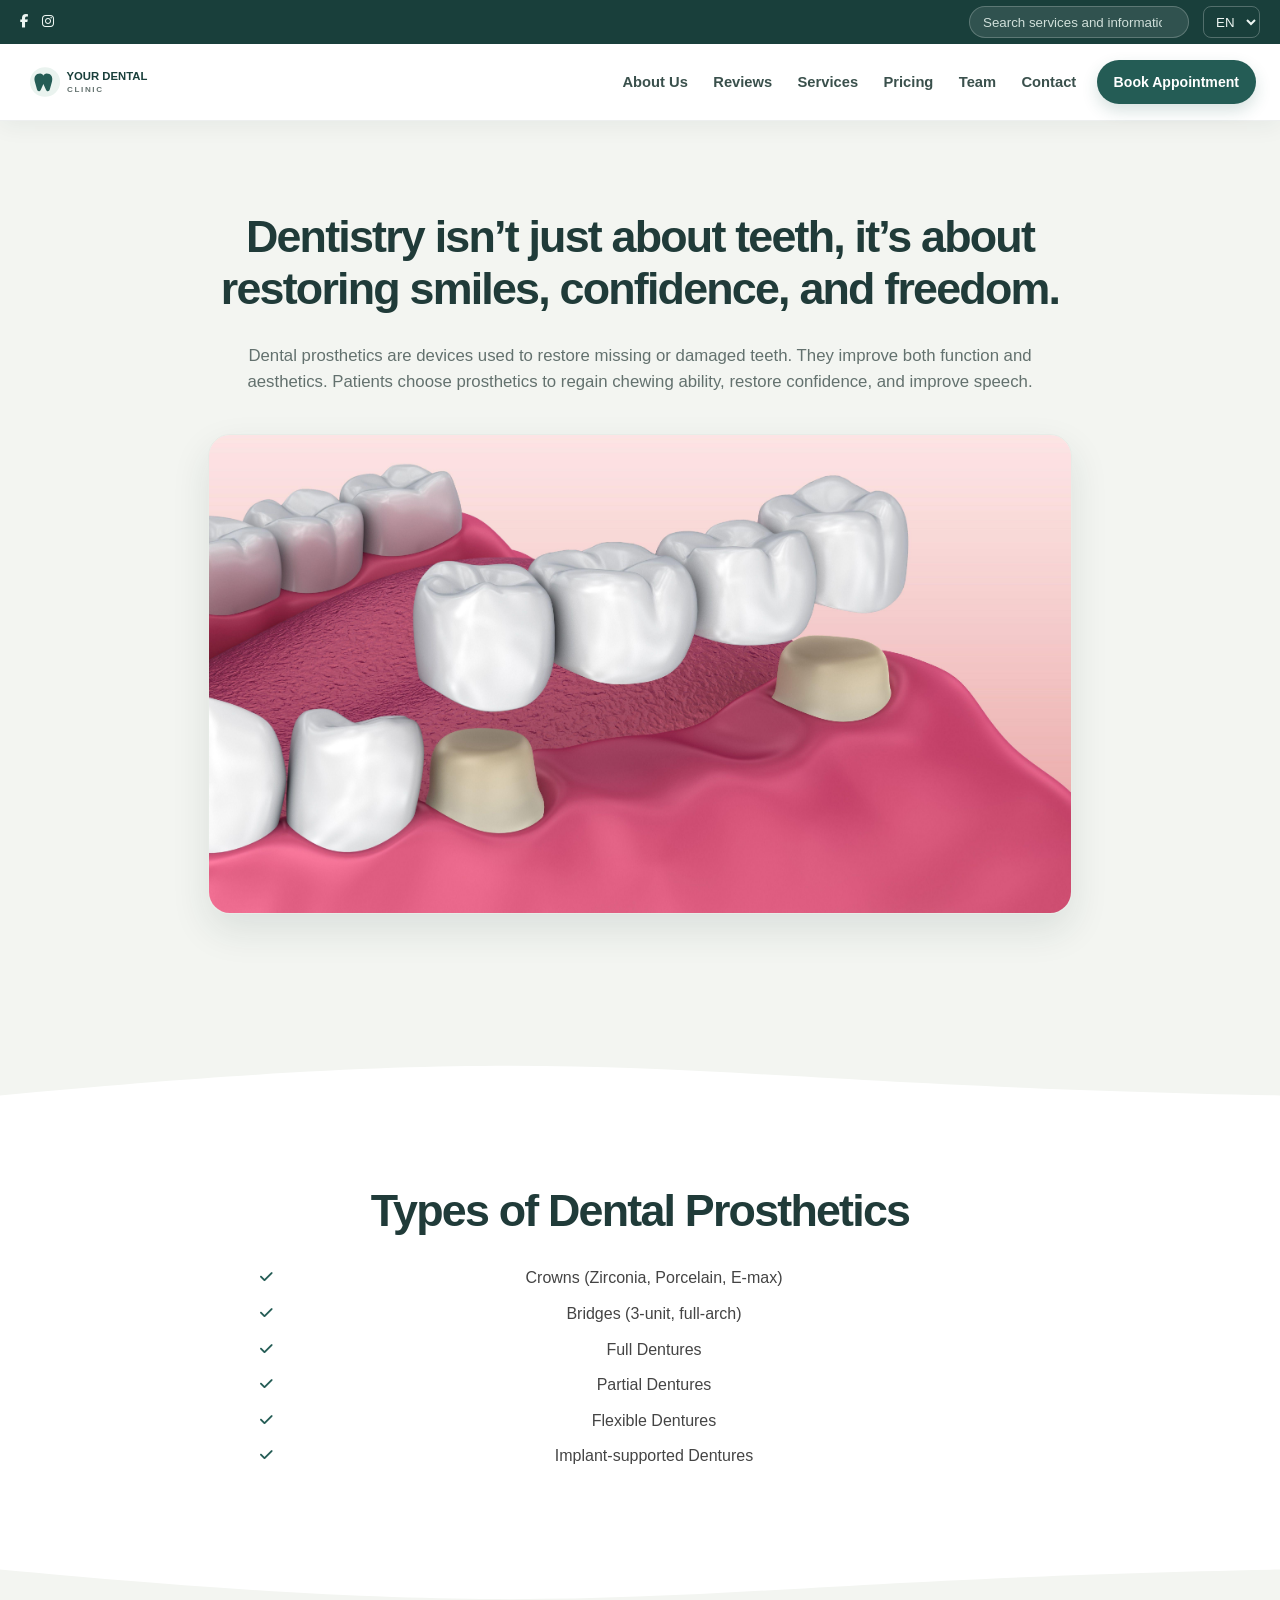
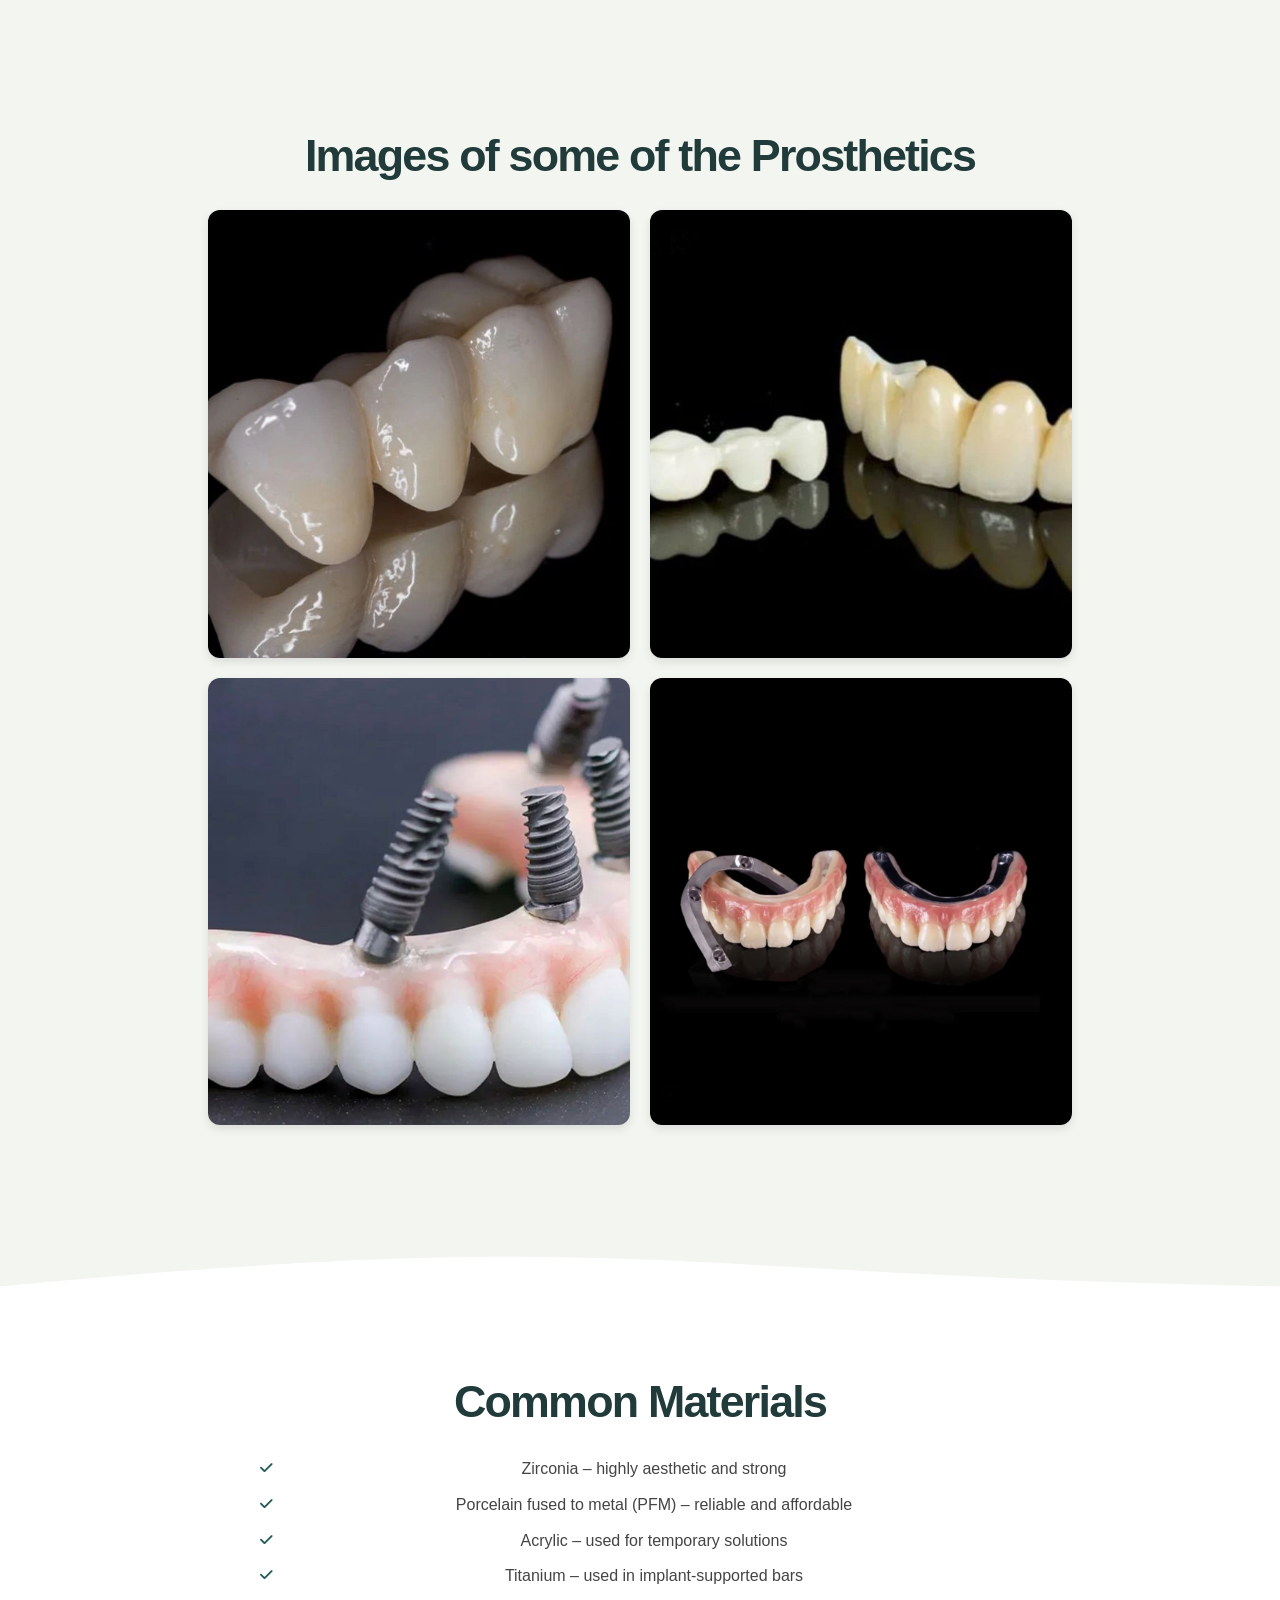
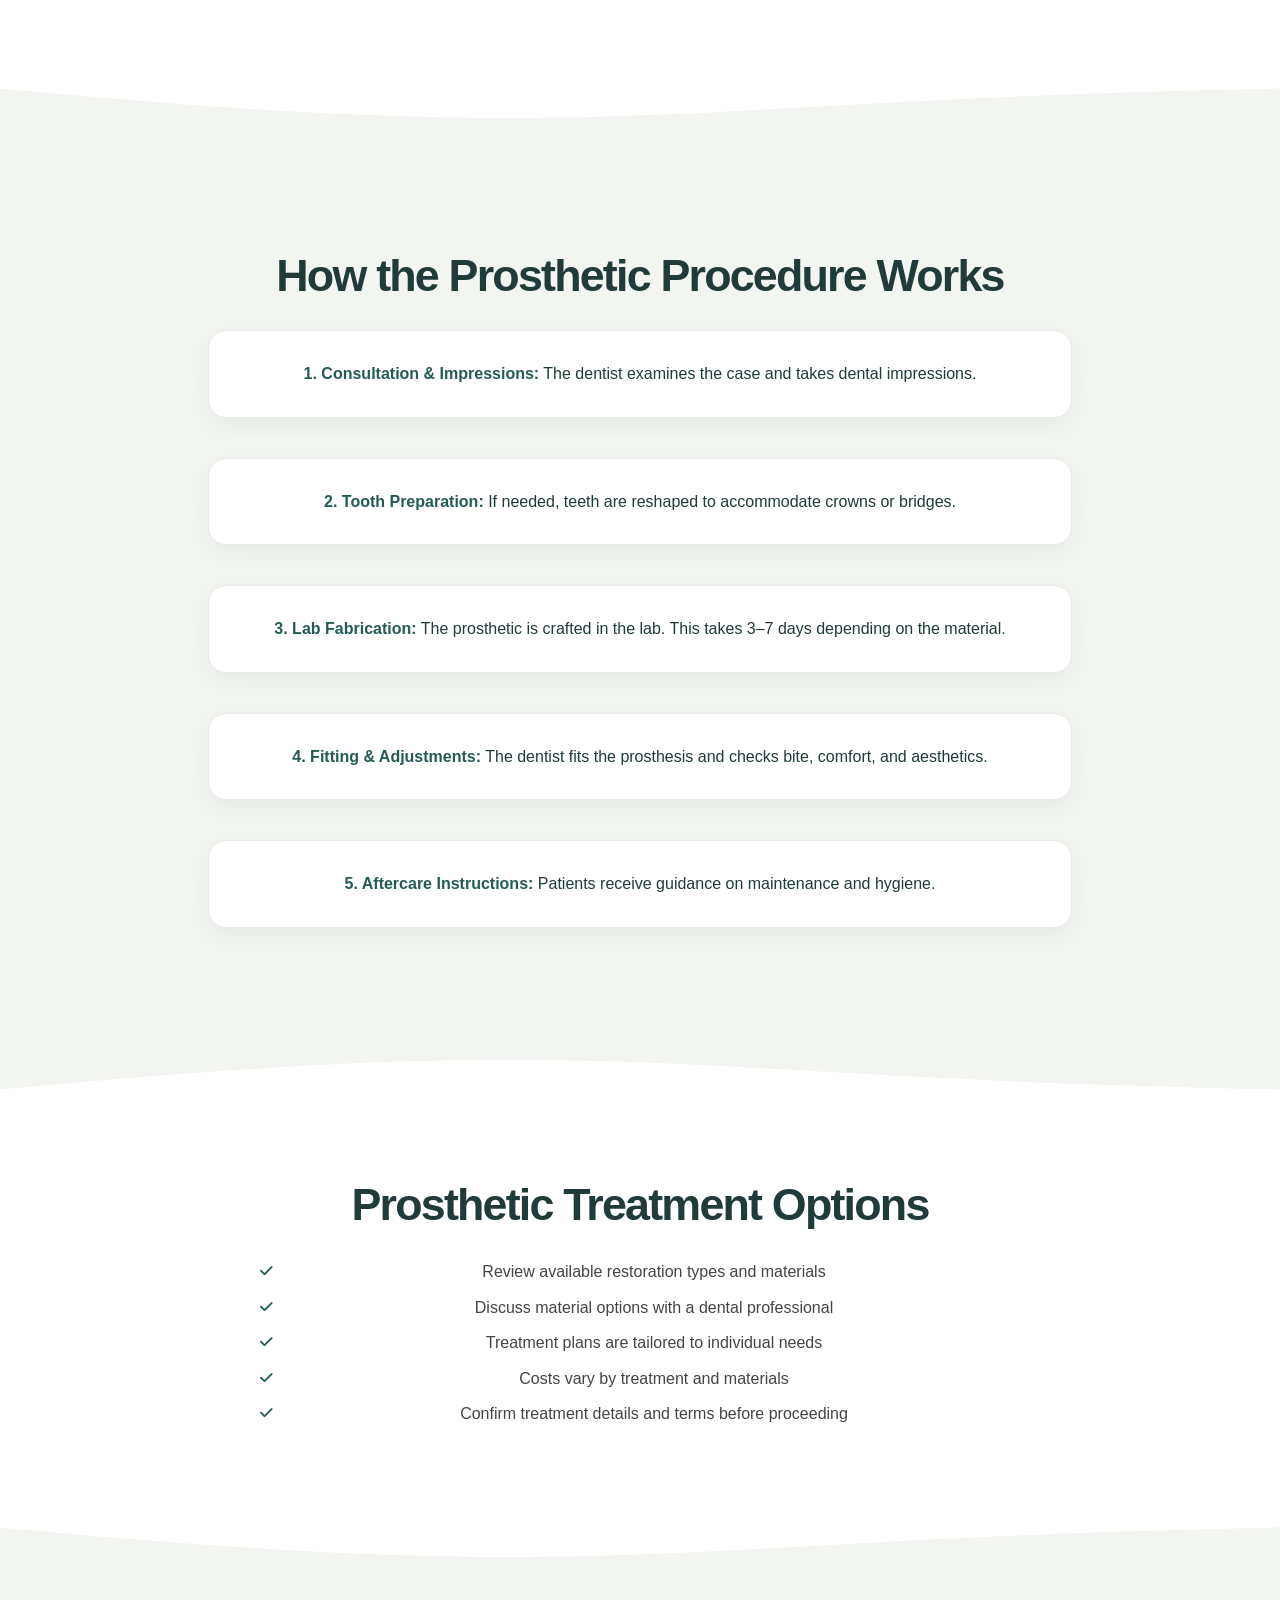
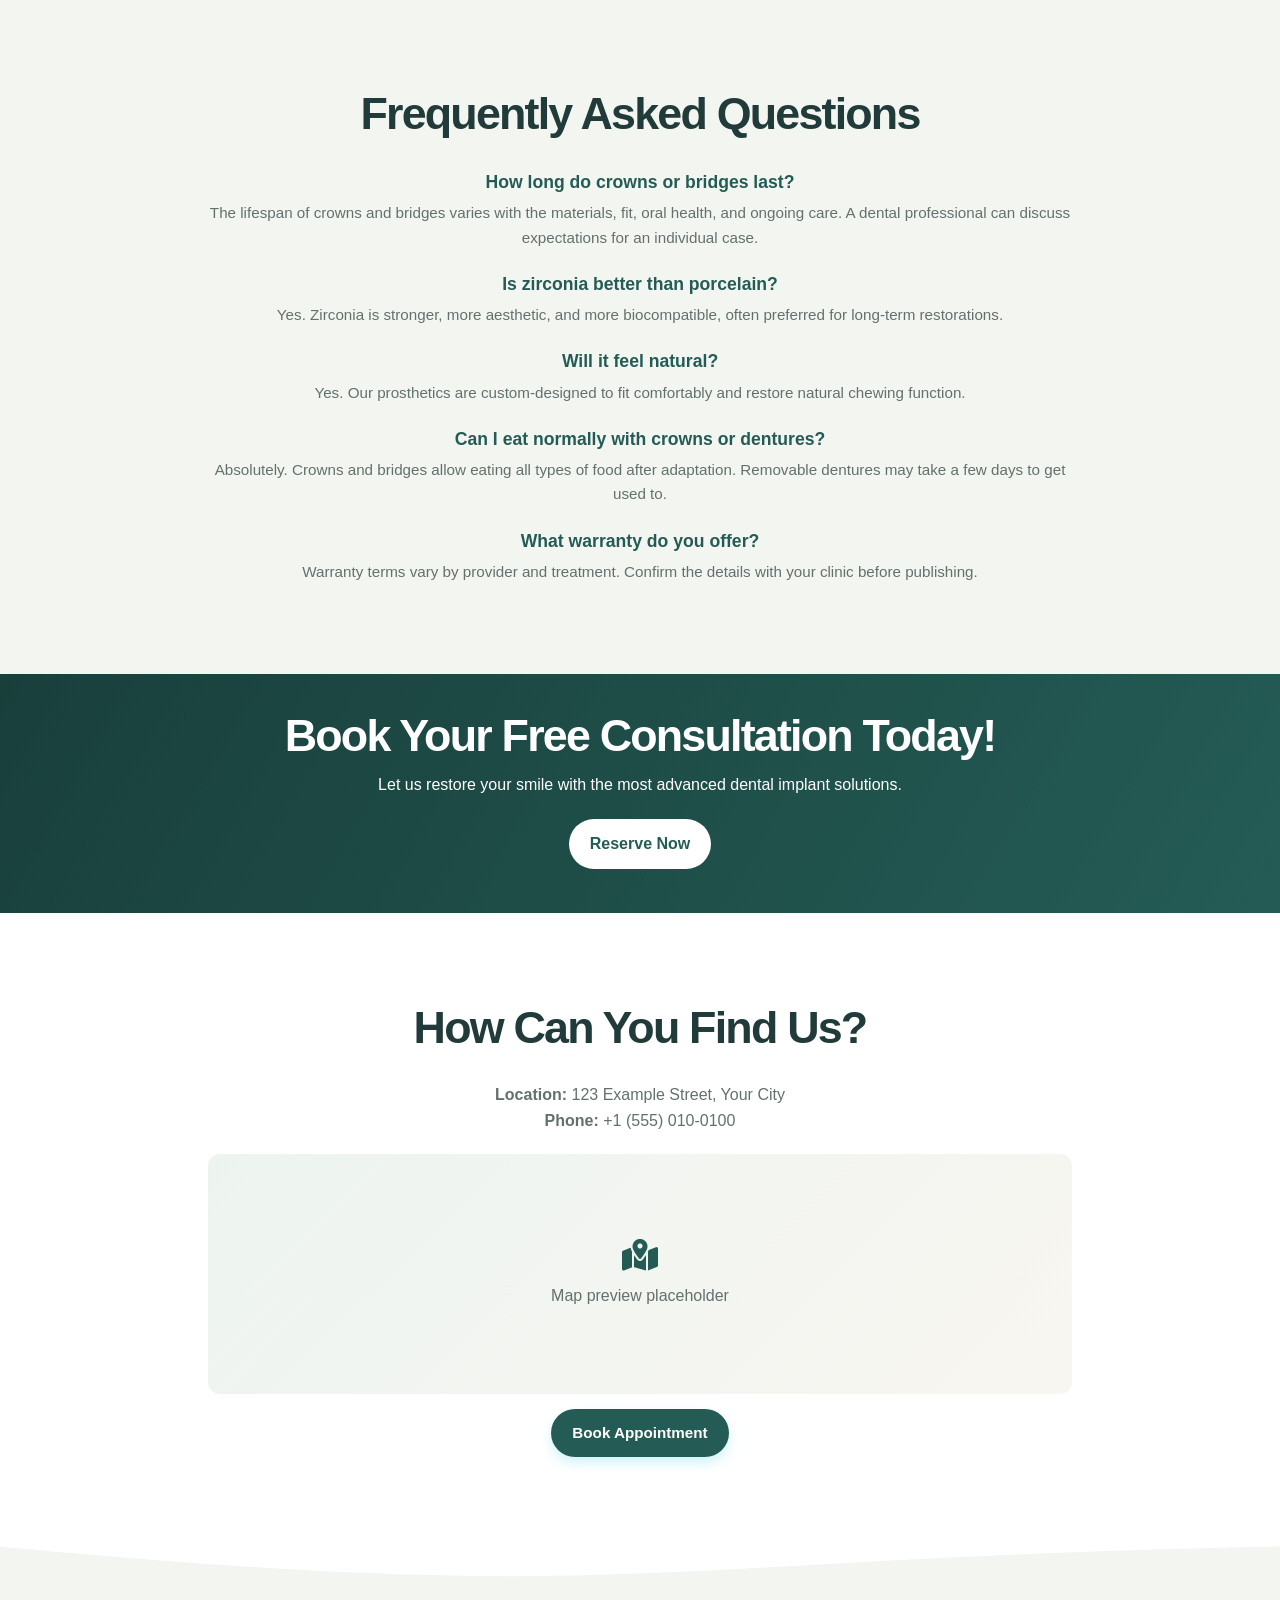
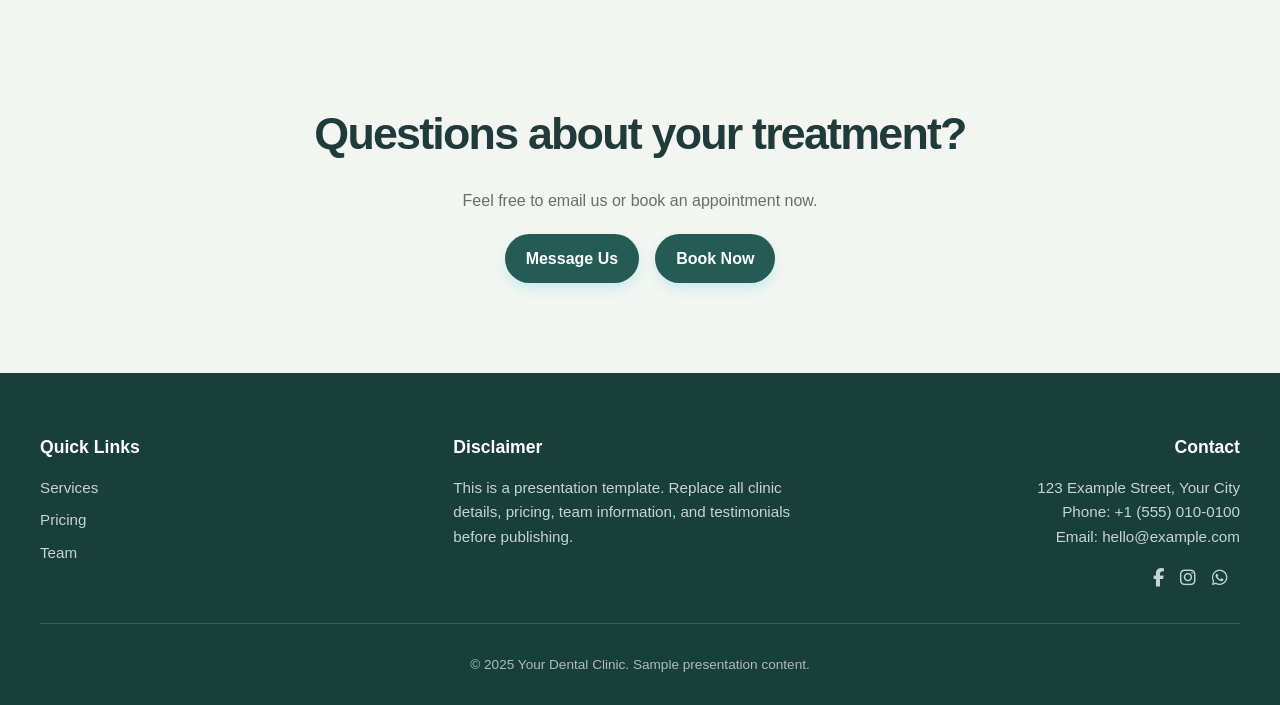
<file: services/prosthetics.html>
<!DOCTYPE html>
<html lang="en">
<head>
  <meta charset="UTF-8" />
  <meta name="viewport" content="width=device-width, initial-scale=1.0" />
  <title>Your Dental Clinic - Dental Prosthetics</title>
  <link rel="stylesheet" href="../styles.css" />
  <script defer src="../js/translations.js"></script>
  <script defer src="../script.js"></script>
  <link rel="stylesheet" href="https://cdnjs.cloudflare.com/ajax/libs/font-awesome/6.4.0/css/all.min.css" />
  <link rel="icon" type="image/svg+xml" href="../images/generic-dental-logo.svg">
<style>

    /* === Section Styles === */
    .section { padding: 44px 20px; position: relative; }
    .section.beige { background: #fdf7f1; }
    .container.narrow { max-width: 900px; margin: 0 auto; padding: 0 18px; }
    .section-title {
      font-size: 1.95rem;
      font-weight: 700;
      color: #222;
      text-align: center;
      margin-bottom: 18px;
      line-height: 1.15;
    }
    .intro-text { color: #4b4b4b; text-align: center; font-size: 1.05rem; margin-bottom: 18px; }

    /* === Checklist === */
    .checklist { list-style: none; padding: 0; margin: 0 auto; max-width: 760px; }
    .checklist li {
      position: relative;
      padding-left: 28px;
      margin-bottom: 10px;
      color: #444;
    }
    .checklist li::before {
      content: "\f00c";
      font-family: "Font Awesome 6 Free";
      font-weight: 900;
      position: absolute;
      left: 0;
      top: 0;
      color: #b28756;
      font-size: 0.9rem;
    }


    
    .faq h3 {
        font-size: 1.1rem;
        margin-top: 20px;
        color: #b28756;
    }

    /* === Alternating Steps Layout === */
    .procedure-steps { display: flex; flex-direction: column; gap: 40px; margin-top: 20px; }
    .procedure-step {
      display: flex;
      align-items: center;
      gap: 20px;
      flex-wrap: wrap;
    }
    .procedure-step:nth-child(even) { flex-direction: row-reverse; }
    .step-text { flex: 1; min-width: 280px; }
    .step-text strong { color: #b28756; }
    .step-image { flex: 1; min-width: 280px; position: relative; }
    .step-image img {
      width: 100%;
      height: auto;
      border-radius: 12px;
      box-shadow: 0 8px 22px rgba(13,13,13,0.06);
    }
    .step-number {
      position: absolute;
      top: 10px;
      left: 10px;
      width: 36px;
      height: 36px;
      line-height: 36px;
      text-align: center;
      border-radius: 50%;
      background: #b28756;
      color: #fff;
      font-weight: 700;
      box-shadow: 0 6px 14px rgba(178,135,86,0.18);
      z-index: 2;
      font-size: 16px;
    }
    /* PHOTO GRID */
.photo-grid {
  display: grid;
  grid-template-columns: repeat(2, 1fr); /* 2x2 grid */
  gap: 20px; /* space between images */
  margin-top: 20px;
}

.grid-item {
  position: relative;
  overflow: hidden;
  border-radius: 12px;
  box-shadow: 0 4px 10px rgba(0,0,0,0.1);
}

.grid-item img {
  width: 100%;
  height: 100%;
  object-fit: cover;
  display: block;
  aspect-ratio: 1 / 1; /* make all images square for uniform 2x2 grid */
  transition: transform 0.3s ease;
}

.grid-item:hover img {
  transform: scale(1.05);
}

    /* === CTA === */
    .cta-section {
      background: #b28756;
      color: #fff;
      text-align: center;
      padding: 36px 18px;
    }
    .btn {
      background: #b28756;
      color: #fff;
      padding: 10px 20px;
      border-radius: 6px;
      text-decoration: none;
      transition: background 0.3s;
    }
    .btn:hover { background: #946a41; }

/* responsive stacking for small screens */
@media (max-width: 600px) {
  .photo-grid {
    grid-template-columns: 1fr; /* stack vertically on mobile */
    gap: 15px;
  }
}

/* section container spacing consistency */
.section { padding: 44px 20px; }
.section.beige { background: #fdf7f1; }
.container.narrow { max-width: 900px; margin: 0 auto; padding: 0 18px; }  
.section-title {
  font-size: 1.95rem;
  font-weight: 700;
  color: #222;
  text-align: center;
  margin-bottom: 18px;
  line-height: 1.15;
  }

/* svg divider utility */
.section-divider {
  display: block;
  width: 100%;
  height: 60px;
}
.section-divider svg { width: 100%; height: 100%; display: block; }

/* CTA tweaks */
.cta-section { background: #b28756; color: #fff; text-align: center; padding: 36px 18px; }
.cta-section .btn { margin: 8px 6px; }

</style>
</head>
<body>

<!-- Top Navbar -->
<header class="top-navbar" style="margin-bottom: 0;">
  <div class="social-icons">
    <a href="#"><i class="fab fa-facebook-f"></i></a>
    <a href="#"><i class="fab fa-instagram"></i></a>
  </div>
  <div class="search-container">
    <input type="text" id="searchInput" placeholder="Search..." />
  </div>
  <div class="language-select">
    <select id="language">
      <option value="en">EN</option>
      <option value="it">IT</option>
      <option value="al">AL</option>
    </select>
  </div>
</header>

<nav class="dentozen-navbar" style="margin-top: 0;">
  <div class="nav-content">
    <div class="logo">
      <a href="../index.html">
        <img src="../images/generic-dental-logo.svg" alt="Your Dental Clinic" />
      </a>
    </div>
    <button class="hamburger" type="button" aria-label="Open navigation menu" aria-controls="navLinks" aria-expanded="false"><i class="fas fa-bars"></i></button>
    <ul class="nav-links" id="navLinks">
      <li><a href="../pages/aboutus.html" data-i18n="nav_about">About Us</a></li>
      <li><a href="../pages/testimonials.html" data-i18n="nav_reviews">Reviews</a></li>
      <li><a href="../pages/treatments.html" data-i18n="nav_services">Services</a></li>
      <li><a href="../pages/pricing.html" data-i18n="nav_pricing">Pricing</a></li>
      <li><a href="../pages/team.html" data-i18n="nav_team">Team</a></li>
      <li><a href="../pages/contacts.html" data-i18n="nav_contact">Contact</a></li>
      <li class="nav-appointment"><a class="appointment-btn" href="../pages/contacts.html#contact-form" data-i18n="book">Book Appointment</a></li>
    </ul>
  </div>
</nav>

<!-- Service Overview -->
<section class="section beige">
  <div class="container narrow">
    <h2 class="section-title" data-i18n="prosthetics.title">
      Dentistry isn’t just about teeth, it’s about restoring smiles, confidence, and freedom.
    </h2>
    <p class="intro-text" data-i18n="prosthetics.intro">
      Dental prosthetics are devices used to restore missing or damaged teeth. They improve both function and aesthetics. Patients choose prosthetics to regain chewing ability, restore confidence, and improve speech.
    </p>
    <div class="image-center">
      <img src="../images/dental-prosthesis.jpg" alt="Dental Prosthetics" class="service-image" />
    </div>  
  </div>
</section>

<!-- SVG divider: beige -> white (wave up) -->
<div class="section-divider wave-up">
  <svg viewBox="0 0 1200 120" preserveAspectRatio="none" xmlns="http://www.w3.org/2000/svg">
    <path d="M0,120 C600,20 600,100 1200,120 L1200,0 L0,0 Z" fill="#fdf7f1"></path>
  </svg>
</div>

<!-- Types of Prosthetics -->
<section class="section">
  <div class="container narrow">
    <h2 class="section-title" data-i18n="prosthetics.types_title">Types of Dental Prosthetics</h2>
    <ul class="checklist">
      <li data-i18n="prosthetics.types.fixed.crowns">Crowns (Zirconia, Porcelain, E-max)</li>
      <li data-i18n="prosthetics.types.fixed.bridges">Bridges (3-unit, full-arch)</li>
      <li data-i18n="prosthetics.types.removable.full_dentures">Full Dentures</li>
      <li data-i18n="prosthetics.types.removable.partial_dentures">Partial Dentures</li>
      <li data-i18n="prosthetics.types.removable.flexible_dentures">Flexible Dentures</li>
      <li data-i18n="prosthetics.types.removable.implant_supported">Implant-supported Dentures</li>
    </ul>
  </div>
</section>

<!-- SVG divider: white -> beige (wave down) -->
<div class="section-divider wave-down">
  <svg viewBox="0 0 1200 120" preserveAspectRatio="none" xmlns="http://www.w3.org/2000/svg">
    <path d="M0,0 C600,100 600,20 1200,0 L1200,120 L0,120 Z" fill="#fdf7f1"></path>
  </svg>
</div>

<!-- images -->
<section class="section beige">
  <div class="container narrow">
    <h2 class="section-title" data-i18n="prosthetics.images_title">Images of some of the Prosthetics</h2>

    <!-- Grid container -->
    <div class="photo-grid">
      <div class="grid-item">
        <img src="../images/Zirconia.jpeg" alt="Zirconia">
        <div class="label">Zirconia</div>
      </div>
      <div class="grid-item">
        <img src="../images/Porcelain.jpeg" alt="Porcelain">
        <div class="label">Porcelain</div>
      </div>
      <div class="grid-item">
        <img src="../images/Acrylic.jpeg" alt="Acrylic">
        <div class="label">Acrylic</div>
      </div>
      <div class="grid-item">
        <img src="../images/Titanium.jpeg" alt="Titanium">
        <div class="label">Titanium</div>
      </div>
    </div>
  </div>
</section>


<!-- SVG divider: beige -> white (wave up) -->
<div class="section-divider wave-up">
  <svg viewBox="0 0 1200 120" preserveAspectRatio="none" xmlns="http://www.w3.org/2000/svg">
    <path d="M0,120 C600,20 600,100 1200,120 L1200,0 L0,0 Z" fill="#fdf7f1"></path>
  </svg>
</div>

<!-- Common Materials -->
<section class="section">
  <div class="container narrow">
    <h2 class="section-title" data-i18n="prosthetics.materials_title">Common Materials</h2>
    <ul class="checklist">
      <li data-i18n="prosthetics.materials.zirconia">Zirconia – highly aesthetic and strong</li>
      <li data-i18n="prosthetics.materials.pfm">Porcelain fused to metal (PFM) – reliable and affordable</li>
      <li data-i18n="prosthetics.materials.acrylic">Acrylic – used for temporary solutions</li>
      <li data-i18n="prosthetics.materials.titanium">Titanium – used in implant-supported bars</li>
    </ul>
  </div>
</section>

<!-- SVG divider: white -> beige (wave down) -->
<div class="section-divider wave-down">
  <svg viewBox="0 0 1200 120" preserveAspectRatio="none" xmlns="http://www.w3.org/2000/svg">
    <path d="M0,0 C600,100 600,20 1200,0 L1200,120 L0,120 Z" fill="#fdf7f1"></path>
  </svg>
</div>

<!-- Procedure Steps -->
<section class="section beige">
  <div class="container narrow">
    <h2 class="section-title" data-i18n="prosthetics.procedure_title">How the Prosthetic Procedure Works</h2>
    <div class="procedure-steps">
      <div class="procedure-step">
        <div class="step-text" data-i18n="prosthetics.procedure.step1"><strong>1. Consultation & Impressions:</strong> The dentist examines the case and takes dental impressions.</div>
      </div>
      <div class="procedure-step">
        <div class="step-text" data-i18n="prosthetics.procedure.step2"><strong>2. Tooth Preparation:</strong> If needed, teeth are reshaped to accommodate crowns or bridges.</div>
      </div>
      <div class="procedure-step">
        <div class="step-text" data-i18n="prosthetics.procedure.step3"><strong>3. Lab Fabrication:</strong> The prosthetic is crafted in the lab. This takes 3–7 days depending on the material.</div>
      </div>
      <div class="procedure-step">
        <div class="step-text" data-i18n="prosthetics.procedure.step4"><strong>4. Fitting & Adjustments:</strong> The dentist fits the prosthesis and checks bite, comfort, and aesthetics.</div>
      </div>
      <div class="procedure-step">
        <div class="step-text" data-i18n="prosthetics.procedure.step5"><strong>5. Aftercare Instructions:</strong> Patients receive guidance on maintenance and hygiene.</div>
      </div>
    </div>
  </div>
</section>



<!-- SVG divider: beige -> white (wave up) -->
<div class="section-divider wave-up">
  <svg viewBox="0 0 1200 120" preserveAspectRatio="none" xmlns="http://www.w3.org/2000/svg">
    <path d="M0,120 C600,20 600,100 1200,120 L1200,0 L0,0 Z" fill="#fdf7f1"></path>
  </svg>
</div>


<!-- Why Trust Us -->
<section class="section">
  <div class="container narrow">
    <h2 class="section-title" data-i18n="prosthetics.sales_title">Prosthetic Treatment Options</h2>
    <ul class="checklist">
      <li data-i18n="prosthetics.sales.tip1">Review available restoration types and materials</li>
      <li data-i18n="prosthetics.sales.tip2">Discuss material options with a dental professional</li>
      <li data-i18n="prosthetics.sales.tip3">Treatment plans are tailored to individual needs</li>
      <li data-i18n="prosthetics.sales.tip4">Costs vary by treatment and materials</li>
      <li data-i18n="prosthetics.sales.tip5">Confirm treatment details and terms before proceeding</li>
    </ul>
  </div>
</section>

<!-- SVG divider: white -> beige (wave down) -->
<div class="section-divider wave-down">
  <svg viewBox="0 0 1200 120" preserveAspectRatio="none" xmlns="http://www.w3.org/2000/svg">
    <path d="M0,0 C600,100 600,20 1200,0 L1200,120 L0,120 Z" fill="#fdf7f1"></path>
  </svg>
</div>


<!-- FAQ -->
<section class="section beige">
  <div class="container narrow">
    <h2 class="section-title">Frequently Asked Questions</h2>
    <div class="faq">
      <h3>How long do crowns or bridges last?</h3>
      <p>The lifespan of crowns and bridges varies with the materials, fit, oral health, and ongoing care. A dental professional can discuss expectations for an individual case.</p>
      <h3>Is zirconia better than porcelain?</h3>
      <p>Yes. Zirconia is stronger, more aesthetic, and more biocompatible, often preferred for long-term restorations.</p>
      <h3>Will it feel natural?</h3>
      <p>Yes. Our prosthetics are custom-designed to fit comfortably and restore natural chewing function.</p>
      <h3>Can I eat normally with crowns or dentures?</h3>
      <p>Absolutely. Crowns and bridges allow eating all types of food after adaptation. Removable dentures may take a few days to get used to.</p>
      <h3>What warranty do you offer?</h3>
      <p>Warranty terms vary by provider and treatment. Confirm the details with your clinic before publishing.</p>
    </div>
  </div>
</section>


<!-- Call to Action -->
<section class="cta-section fade-in">
  <div class="container narrow center">
    <h2 class="section-title" style="color: #fff; margin-bottom: 10px;">Book Your Free Consultation Today!</h2>
    <p style="color: #fff; margin-bottom: 14px;">Let us restore your smile with the most advanced dental implant solutions.</p>
    <a href="../pages/contacts.html" class="btn primary">Reserve Now</a>
  </div>
</section>

<!-- Contact -->
<section class="section contact fade-in" id="contact">
  <div class="container narrow">
    <h2 class="section-title">How Can You Find Us?</h2>
    <p><strong>Location:</strong> 123 Example Street, Your City</p>
    <p><strong>Phone:</strong> +1 (555) 010-0100</p>
    <div class="map-placeholder" id="map-preview" role="img" aria-label="Sample map placeholder"><i class="fas fa-map-location-dot" aria-hidden="true"></i><p data-i18n="map_placeholder">Map preview placeholder</p></div>
  <div class="hero-buttons">
    <a href="../pages/contacts.html#contact-form" class="btn primary" data-i18n="book">Book Appointment</a>
  </div>
  </div>
</section>

<!-- SVG divider: contact -> questions -->
<div class="section-divider wave-down">
  <svg viewBox="0 0 1200 120" preserveAspectRatio="none" xmlns="http://www.w3.org/2000/svg">
    <path d="M0,0 C600,100 600,20 1200,0 L1200,120 L0,120 Z" fill="#fdf7f1"></path>
  </svg>
</div>

<!-- Questions Section -->
<section class="section beige fade-in">
  <div class="container narrow">
    <h2 class="section-title">Questions about your treatment?</h2>
    <p>Feel free to email us or book an appointment now.</p>
    <div class="hero-buttons" style="margin-top: 20px;">
      <a href="mailto:hello@example.com" class="btn secondary">Message Us</a>
      <a href="../pages/contacts.html#contact-form" class="btn primary">Book Now</a>
    </div>
  </div>
</section>

<!-- Footer -->
<footer class="footer fade-in">
  <div class="footer-grid">
    <div>
      <h4>Quick Links</h4>
      <ul>
        <li><a href="../pages/treatments.html">Services</a></li>
        <li><a href="../pages/pricing.html">Pricing</a></li>
        <li><a href="../pages/team.html">Team</a></li>
      </ul>
    </div>
    <div>
      <h4>Disclaimer</h4>
      <p>This is a presentation template. Replace all clinic details, pricing, team information, and testimonials before publishing.</p>
    </div>
    <div class="contactfootercontent">
      <h4>Contact</h4>
      <p>123 Example Street, Your City<br>Phone: +1 (555) 010-0100<br>Email: hello@example.com</p>
      <div class="social-icons">
        <a href="#"><i class="fab fa-facebook-f"></i></a>
        <a href="#"><i class="fab fa-instagram"></i></a>
        <a href="#"><i class="fab fa-whatsapp"></i></a>
      </div>
    </div>
  </div>
  <div class="copyright">
    © 2025 Your Dental Clinic. Sample presentation content.
  </div>
</footer>
<button id="scrollToTopBtn"><i class="fas fa-chevron-up"></i></button>
<script>
// ======================
// PROSTHETICS TRANSLATIONS
// ======================
const prostheticsTranslations = {
  al: {
    title: "Stomatologjia është më shumë sesa rikthimi i dhëmbëve — është dhënia e buzëqeshjes, zërit dhe lirisë për të jetuar e ngrënë pa hezitim.",
    intro: "Protezat dentare janë pajisje që përdoren për të rikthyer dhëmbët e munguar ose të dëmtuar. Ato përmirësojnë funksionin dhe estetikën. Pacientët zgjedhin proteza për të rifituar aftësinë e përtypjes, për të rikthyer besimin dhe për të përmirësuar të folurin.",
    types_title: "Llojet e protezave dentare",
    types: {
      fixed: {
        crowns: "Kurora (Zirkon, Porcelan, E-max)",
        bridges: "Ura (3-elementëshe, harku i plotë)"
      },
      removable: {
        full_dentures: "Proteza të plota",
        partial_dentures: "Proteza të pjesshme",
        flexible_dentures: "Proteza fleksibël",
        implant_supported: "Proteza të mbështetura nga implante"
      }
    },
    materials_title: "Materialet e zakonshme",
    materials: {
      zirconia: "Zirkon – shumë estetik dhe i fortë",
      pfm: "Porcelan i shkrirë me metal (PFM) – i besueshëm dhe me kosto të përballueshme",
      acrylic: "Akrilik – përdoret për zgjidhje të përkohshme",
      titanium: "Titanium – përdoret në shufrat e mbështetura nga implanti"
    },
    procedure_title: "Si funksionon procedura e protezës dentare",
    procedure: {
      step1: "Konsultim & Marrje e masave: Dentisti shqyrton rastin dhe merr masat dentare.",
      step2: "Përgatitja e dhëmbit: Nëse nevojitet, dhëmbët formësohen për të përshtatur kurorat ose urat.",
      step3: "Puna laboratorike: Proteza prodhohet në laborator. Zgjat 3–7 ditë në varësi të materialit.",
      step4: "Provë & rregullime: Dentisti provon protezën dhe kontrollon kafshimin, rehatinë dhe estetikën.",
      step5: "Udhëzime pas trajtimit: Pacienti merr këshilla për mirëmbajtje dhe higjienë."
    },
    faq_title: "Pyetje të shpeshta",
    faq: {
      q1: "Sa zgjasin kurorat ose urat?",
      a1: "Jetëgjatësia e kurorave dhe urave ndryshon sipas materialit, përshtatjes, shëndetit oral dhe kujdesit. Një profesionist mund të diskutojë pritshmëritë për rastin individual.",
      q2: "A është më i mirë zirkoni se porcelani?",
      a2: "Po. Zirkoni është më i fortë, më estetik dhe më biokompatibël, duke qenë shpesh zgjedhja më e mirë për restaurime afatgjata.",
      q3: "A do të ndjehet natyrale?",
      a3: "Po. Protezat tona janë të personalizuara për t’u përshtatur rehatshëm dhe për të rikthyer funksionin natyral të përtypjes.",
      q4: "A mund të ha normalisht me kurora ose proteza?",
      a4: "Po. Me kurora dhe ura, mund të konsumoni çdo ushqim pas një periudhe përshtatjeje. Protezat e lëvizshme mund të kërkojnë disa ditë për t’u mësuar.",
      q5: "Çfarë garancie ofroni?",
      a5: "Kushtet e garancisë varen nga ofruesi dhe trajtimi. Konfirmoni hollësitë me profesionistin dentar."
    },
    sales_title: "Opsionet e trajtimit protetik",
    sales: {
      tip1: "Shqyrtoni llojet e restaurimeve dhe materialet e disponueshme",
      tip2: "Diskutoni mundësitë e materialeve me një profesionist dentar",
      tip3: "Planet e trajtimit përshtaten sipas nevojave individuale",
      tip4: "Kostot ndryshojnë sipas trajtimit dhe materialeve",
      tip5: "Konfirmoni hollësitë dhe kushtet e trajtimit para publikimit"
    }
  },
  it: {
    title: "L'odontoiatria è più che ripristinare i denti — è restituire ai pazienti il sorriso, la voce e la libertà di vivere e mangiare senza esitazione.",
    intro: "Le protesi dentarie sono dispositivi utilizzati per ripristinare denti mancanti o danneggiati. Migliorano sia la funzione che l'estetica. I pazienti scelgono le protesi per riacquistare la capacità di masticare, la fiducia e migliorare la parola.",
    types_title: "Tipi di protesi dentarie",
    types: {
      fixed: {
        crowns: "Corone (Zirconia, Porcellana, E-max)",
        bridges: "Ponti (3 elementi, arcata completa)"
      },
      removable: {
        full_dentures: "Protesi totali",
        partial_dentures: "Protesi parziali",
        flexible_dentures: "Protesi flessibili",
        implant_supported: "Protesi supportate da impianti"
      }
    },
    materials_title: "Materiali comuni",
    materials: {
      zirconia: "Zirconia – altamente estetica e resistente",
      pfm: "Porcellana fusa su metallo (PFM) – affidabile e conveniente",
      acrylic: "Acrilico – usato per soluzioni temporanee",
      titanium: "Titanio – usato nelle barre supportate da impianti"
    },
    procedure_title: "Come funziona la procedura protesica",
    procedure: {
      step1: "Consulto & impronte: Il dentista esamina il caso e prende le impronte dentali.",
      step2: "Preparazione del dente: Se necessario, i denti vengono modellati per accogliere corone o ponti.",
      step3: "Lavoro in laboratorio: La protesi viene realizzata in laboratorio. Richiede 3–7 giorni a seconda del materiale.",
      step4: "Prova & regolazioni: Il dentista prova la protesi e controlla morso, comfort ed estetica.",
      step5: "Istruzioni post-trattamento: Il paziente riceve consigli su manutenzione e igiene."
    },
    faq_title: "Domande frequenti",
    faq: {
      q1: "Quanto durano le corone o i ponti?",
      a1: "La durata di corone e ponti varia in base ai materiali, all’adattamento, alla salute orale e alle cure successive. Un professionista può discutere le aspettative per il singolo caso.",
      q2: "La zirconia è migliore della porcellana?",
      a2: "Sì. La zirconia è più resistente, più estetica e più biocompatibile, ed è spesso la scelta preferita per restauri a lungo termine.",
      q3: "Sembrerà naturale?",
      a3: "Sì. Le nostre protesi sono progettate su misura per adattarsi comodamente e ripristinare la funzione masticatoria naturale.",
      q4: "Posso mangiare normalmente con corone o protesi?",
      a4: "Assolutamente. Con corone e ponti, si può mangiare ogni tipo di cibo dopo un breve periodo di adattamento. Le protesi mobili possono richiedere qualche giorno per abituarsi.",
      q5: "Che garanzia offrite?",
      a5: "Le condizioni di garanzia dipendono dal fornitore e dal trattamento. Conferma i dettagli con il professionista."
    },
    sales_title: "Opzioni di trattamento protesico",
    sales: {
      tip1: "Esaminare i tipi di restauro e i materiali disponibili",
      tip2: "Discutere le opzioni dei materiali con un professionista",
      tip3: "I piani di trattamento si adattano alle esigenze individuali",
      tip4: "I costi variano in base al trattamento e ai materiali",
      tip5: "Confermare i dettagli e le condizioni del trattamento prima della pubblicazione"
    }
  }
};

function updateLanguage(lang) {
  document.querySelectorAll("[data-i18n]").forEach(el => {
    const keys = el.getAttribute("data-i18n").split(".");
    // Always start from the selected language object
    let text = prostheticsTranslations[lang];

    // Skip the first part ("prosthetics") in HTML keys
    if (keys[0] === "prosthetics") {
      keys.shift();
    }

    keys.forEach(k => {
      if (text) text = text[k];
    });

    if (typeof text === "string") {
      el.innerHTML = text;
    }
  });
}

document.getElementById("language").addEventListener("change", function() {
  updateLanguage(this.value);
});
</script>
</body>
</html>
</file>
<file: styles.css>
/* Reset & base styles */
* {
  box-sizing: border-box;
  margin: 0;
  padding: 0;
}
:root {
  --sand: #f5efe9;
  --sand-strong: #eadfd3;
  --warm-ivory: #fffaf5;
  --ink: #1a1a1a;
  --muted: #4b4b4b;
  --line: rgba(26, 26, 26, 0.12);
  --brand: #90e0ef;
  --brand-deep: #2c91aa;
}

body {
  font-family: 'Poppins', sans-serif;
  line-height: 1.6;
  color: var(--ink);
  background: var(--warm-ivory);
}
a {
  text-decoration: none;
  color: inherit;
}

/* Visibility helpers */
.desktop-only {
  display: inline-block;
}
.mobile-only {
  display: none;
}

/* Top dark navbar */
.top-navbar {
  position: sticky;
  top: 0;
  z-index: 1002;
  background: #111;
  display: flex;
  justify-content: space-between;
  align-items: center;
  padding: 12px 20px;
  color: #fff;
}
.top-navbar .social-icons a {
  color: white;
  margin-right: 10px;
}
.top-navbar .search-container input {
  width: 220px;
  padding: 6px 12px;
  border-radius: 20px;
  border: none;
}
.top-navbar .language-select select {
  padding: 6px;
  border-radius: 6px;
  background: #222;
  color: #fff;
  border: none;
}

/* Dentozen-style navbar */
.dentozen-navbar {
  position: sticky;
  top: 52px;
  z-index: 1001;
  background: rgba(144, 224, 239, 0.4);
  backdrop-filter: blur(15px);
  box-shadow: 0 4px 8px rgba(0, 0, 0, 0.05);
}
.dentozen-navbar .nav-content {
  display: flex;
  justify-content: space-between;
  align-items: center;
  max-width: 1200px;
  padding: 10px 20px;
  margin: auto;
  position: relative;
}
.dentozen-navbar .logo img {
  height: 60px;
  width: auto;
  max-width: 180px;
  object-fit: contain;
  display: block;
}
.dentozen-navbar .nav-links {
  display: flex;
  list-style: none;
  gap: 20px;
}
.dentozen-navbar .nav-links li a {
  padding: 6px 12px;
  font-weight: 500;
  transition: background 0.2s;
  color: #222;
  white-space: nowrap;
  flex-shrink: 1;
  min-width: 0;
}
.dentozen-navbar .nav-links li a:hover {
  background: #eee;
  border-radius: 20px;
}
.dentozen-navbar .appointment-btn {
  background: #fff;
  padding: 8px 16px;
  border-radius: 30px;
  border: 1px solid #333;
  color: #333;
  display: inline-block;
  text-align: center;
}
.dentozen-navbar .hamburger {
  display: none;
  font-size: 24px;
  cursor: pointer;
  color: #222;
}

/* Hero Section */
.hero {
  background: url('images/homepic.jpg') no-repeat center center / cover;
  position: relative;
  min-height: 100vh;
  display: flex;
  align-items: center;
  justify-content: center;
  padding-bottom: 100px;
  overflow: hidden;
}

.hero::before {
  content: "";
  position: absolute;
  top: 0; left: 0;
  width: 100%;
  height: 100%;
  background: rgba(0, 0, 0, 0.55);
  z-index: 1;
}

.hero .overlay {
  position: relative;
  z-index: 2;
  color: #fff;
  text-align: center;
  padding: 40px 20px;
  width: 100%;
  max-width: 900px;
  display: flex;
  flex-direction: column;
  justify-content: center;
  align-items: center;

  /* Animation on page load */
  opacity: 0;
  transform: translateY(30px);
  animation: fadeSlideIn 1s ease forwards;
  animation-delay: 0.3s;
}

/* Headline */
.hero h1 {
  font-family: 'Segoe UI', Tahoma, Geneva, Verdana, sans-serif;
  font-weight: 700;
  font-size: clamp(2.8rem, 5vw, 3.6rem);
  margin-bottom: 20px;
  letter-spacing: 0.05em;
  line-height: 1.1;
  text-transform: uppercase;
  text-shadow: 0 3px 8px rgba(0, 0, 0, 0.5);
}

/* Subheading paragraph */
.hero p {
  font-family: 'Segoe UI', Tahoma, Geneva, Verdana, sans-serif;
  font-weight: 400;
  font-size: clamp(1.1rem, 2vw, 1.4rem);
  margin-bottom: 30px;
  max-width: 600px;
  letter-spacing: 0.02em;
  text-shadow: 0 2px 6px rgba(0, 0, 0, 0.4);
  line-height: 1.5;
}

/* Button container */
.hero-buttons {
  display: flex;
  flex-wrap: wrap;
  justify-content: center;
  gap: 16px;
}

/* Buttons */
.hero-buttons .btn {
  margin: 0;
  padding: 14px 36px;
  border-radius: 30px;
  font-weight: 600;
  font-size: 1rem;
  color: white;
  background: #90e0ef;
  border: none;
  cursor: pointer;
  transition: background 0.3s, box-shadow 0.3s;
  white-space: nowrap;
  max-width: 100%;
  text-align: center;
  box-shadow: 0 6px 12px rgba(144, 224, 239, 0.4);
}

.hero-buttons .btn:hover,
.hero-buttons .btn:focus {
  background: #5ec8db;
  box-shadow: 0 10px 20px rgba(94, 200, 219, 0.6);
  outline: none;
}

/* Fade + slide up animation */
@keyframes fadeSlideIn {
  to {
    opacity: 1;
    transform: translateY(0);
  }
}

/* Sections */
.section {
  position: relative;
  padding: 80px 20px;
  text-align: center;
  overflow: hidden;
}
.section.beige {
  background: linear-gradient(180deg, var(--sand) 0%, #fdf9f5 100%);
  margin-top: 0;
  border-top: 1px solid rgba(26, 26, 26, 0.03);
  border-bottom: 1px solid rgba(26, 26, 26, 0.03);
}

.section-title {
  font-size: 2rem;
  margin-bottom: 30px;
  position: relative;
}
.section-title::before,
.section-title::after {
  content: "";
  display: block;
  height: 1px;
  width: 80px;
  background: #ccc;
  margin: 10px auto;
}



/* Services Grid */
.services-grid {
  display: grid;
  grid-template-columns: repeat(auto-fit, minmax(260px, 1fr));
  gap: 48px;
  max-width: 1200px;
  margin: auto;
  padding: 40px 0;
}
.service-card {
  background: #fff;
  border-radius: 16px;
  padding: 0 0 20px;
  box-shadow: 0 4px 12px rgba(0, 0, 0, 0.08);
  text-align: center;
  transition: transform 0.3s;
  overflow: hidden;
}
.service-card:hover {
  transform: translateY(-5px);
}
.service-card img {
  width: 100%;
  height: 180px;
  object-fit: cover;
  border-top-left-radius: 16px;
  border-top-right-radius: 16px;
}
.service-card h3 {
  margin: 15px 0 10px;
  font-size: 1.2rem;
  color: #333;
}
.service-card p {
  font-size: 0.95rem;
  color: #555;
  padding: 0 15px;
}
.service-card .btn.outline {
  margin-top: 15px;
  display: inline-block;
  padding: 8px 16px;
  border: 1px solid #90e0ef;
  color: #90e0ef;
  background: transparent;
  border-radius: 25px;
  transition: 0.3s ease;
  font-weight: 500;
  font-size: 0.9rem;
}
.service-card .btn.outline:hover {
  background: #90e0ef;
  color: white;
}

/* Contact & Map */
.contact iframe {
  margin: 20px 0;
}
.contact .btn {
  background: #90e0ef;
  color: white;
  border: none;
  padding: 10px 20px;
  border-radius: 25px;
  display: inline-block;
  margin-top: 15px;
  font-size: 0.95rem;
  transition: background 0.3s;
}
.contact .btn:hover {
  background: #5ec8db;
}

/* Footer */
.footer {
  background: #1a1a1a;
  color: #eee;
  padding: 60px 20px 30px;
  font-size: 0.95rem;
}
.footer-grid {
  display: flex;
  flex-wrap: wrap;
  justify-content: space-between;
  gap: 40px;
  max-width: 1200px;
  margin: auto;
  border-bottom: 1px solid #444;
  padding-bottom: 30px;
}
.footer-grid > div {
  flex: 1 1 250px;
  min-width: 220px;
}
.footer-grid h4 {
  font-size: 1.1rem;
  margin-bottom: 15px;
  color: #fff;
}
.footer-grid ul {
  list-style: none;
  padding: 0;
}
.footer-grid li {
  margin-bottom: 8px;
}
.footer-grid a {
  color: #ccc;
  font-size: 0.95rem;
  transition: color 0.3s;
}
.footer-grid a:hover {
  color: #90e0ef;
}
.footer p {
  font-size: 0.95rem;
  color: #bbb;
}
.footer .contactfootercontent {
  text-align: right;
}
.footer .social-icons {
  margin-top: 15px;
}
.footer .social-icons a {
  color: #ccc;
  margin-right: 12px;
  font-size: 18px;
  transition: color 0.3s;
}
.footer .social-icons a:hover {
  color: #90e0ef;
}

.copyright {
  text-align: center;
  padding-top: 30px;
  font-size: 0.85rem;
  color: #888;
  background-color: #1a1a1a;
}

/* Reviews Section with Curves and Soft Blue Background */
.reviews-section {
  background: #e0f7fa;
  position: relative;
  padding: 0;
}

.reviews-inner {
  padding: 80px 20px;
  max-width: 1000px;
  margin: auto;
  text-align: center;
}

.section-divider {
  position: relative;
  width: 100%;
  height: 100px;
  overflow: hidden;
  line-height: 0;
  background: transparent;
  margin: 0;
  padding: 0;
}

.section-divider svg {
  display: block;
  width: 100%;
  height: 100%;
  position: relative;
  transform: translateY(0);
}

.section-divider svg path {
  transition: all 0.4s ease-in-out;
}

.top-divider {
  margin-top: -1px;
}

.top-divider svg path {
  fill: var(--sand);
}

.bottom-divider svg path {
  fill: var(--sand);
}

.home-page .reviews-container {
  background: linear-gradient(180deg, var(--sand) 0%, #ffffff 100%);
  position: relative;
  padding: 0;
  margin-top: 0;
}

.home-page .home-intro {
  background: #ffffff;
  padding-top: 80px;
  padding-bottom: 80px;
}

.home-page .section.beige:last-of-type {
  background: linear-gradient(180deg, #f8f3ee 0%, var(--sand) 100%);
}

/* === Carousel Structure === */
.reviews-wrapper {
  position: relative;
  overflow: hidden;
  padding: 10px 0;
}

.reviews-track {
  display: flex;
  gap: 20px;
  transition: transform 0.5s ease-in-out;
  will-change: transform;
}


/* === Review Card === */
.review-card {
  background-color: #fdf7f1;
  border-radius: 12px;
  padding: 20px;
  box-shadow: 0 8px 20px rgba(0, 0, 0, 0.08);
  flex: 0 0 calc(33.333% - 20px);
  box-sizing: border-box;
  text-align: left;
  display: flex;
  flex-direction: column;
  justify-content: flex-start;
  min-height: 260px;
  margin:5px;
}

.review-profile {
  width: 50px;
  height: 50px;
  border-radius: 50%;
  color: #fff;
  font-weight: bold;
  font-size: 18px;
  display: flex;
  align-items: center;
  justify-content: center;
  margin-bottom: 15px;
}

.review-card h4 {
  font-size: 1.1rem;
  font-weight: 600;
  margin-bottom: 5px;
  color: #333;
}

.review-stars {
  color: gold;
  font-size: 1.1rem;
  margin-bottom: 15px;
}

.review-card p {
  font-size: 0.95rem;
  line-height: 1.6;
  color: #555;
  flex-grow: 1;
}

/* === Arrows === */
.reviews-arrow {
  position: absolute;
  top: 50%;
  transform: translateY(-50%);
  background: none;
  color: #90e0ef;
  border: none;
  font-size: 48px; /* Bigger size */
  font-weight: bold;
  cursor: pointer;
  z-index: 2;
  padding: 0;
  line-height: 1;
  user-select: none;
}

.reviews-arrow:hover {
  color: #007ea7;
}
.reviews-arrow.left {
  left: 0px;
}

.reviews-arrow.right {
  right: 0px;
}


/* Section Wave Transitions */
.section-divider {
  width: 100%;
  overflow: hidden;
  line-height: 0;
  margin: 0;
  padding: 0;
  line-height: 0;
  
}

.section-divider svg {
  display: block;
  width: 100%;
  height: 100px;
  margin: 0;
  padding: 0;
  line-height: 0;
}

.wave-up svg path {
  transform: translateY(-1px);
}
.wave-down svg path {
  transform: translateY(1px);
}

.about-section, .mission-values, .why-choose-us {
  padding: 60px 20px;
  background-color: #f8f9fa;
  text-align: center;
}

.section-title {
  display: flex;
  align-items: center;
  justify-content: center;
  gap: 20px;
  margin-bottom: 40px;
}

.section-title .line {
  flex: 1;
  height: 2px;
  background-color: #90e0ef;
  max-width: 100px;
}

.about-columns {
  display: flex;
  flex-wrap: wrap;
  gap: 30px;
  justify-content: center;
}

.about-box {
  flex: 1 1 300px;
  background: white;
  border-radius: 20px;
  padding: 30px;
  box-shadow: 0 4px 8px rgba(0,0,0,0.1);
}

.about-box .icon {
  font-size: 36px;
  color: #0077b6;
  margin-bottom: 15px;
}

.mission-values .values-content {
  display: flex;
  flex-direction: column;
  align-items: center;
  gap: 30px;
  max-width: 900px;
  margin: auto;
  text-align: left;
}

.mission-values h4 {
  color: #0077b6;
  margin-bottom: 10px;
}

.why-choose-us .reasons {
  display: flex;
  flex-wrap: wrap;
  justify-content: center;
  gap: 30px;
}

.reason-card {
  flex: 1 1 280px;
  background: white;
  padding: 25px;
  border-radius: 20px;
  box-shadow: 0 4px 8px rgba(0,0,0,0.08);
}

.reason-card i {
  font-size: 34px;
  color: #00b4d8;
  margin-bottom: 10px;
}

.hero-small {
      background-color: #90e0ef;
      color: #fff;
      padding: 4rem 1rem;
      text-align: center;
    }

    .testimonials-section {
      background: #f4f9fb;
      padding: 4rem 2rem;
    }

    .section-header {
      text-align: center;
      margin-bottom: 3rem;
    }

    .section-header h2 {
      font-size: 2.5rem;
      color: #0077b6;
      margin-bottom: 1rem;
      position: relative;
      display: inline-block;
    }

    .section-header h2::before,
    .section-header h2::after {
      content: '';
      display: block;
      height: 2px;
      width: 60px;
      background-color: #0077b6;
      margin: 10px auto;
    }

    .testimonials-grid {
      display: grid;
      gap: 2rem;
      grid-template-columns: repeat(auto-fit, minmax(300px, 1fr));
      max-width: 1200px;
      margin: auto;
    }

    .testimonial-card {
      background: white;
      border-radius: 1rem;
      padding: 2rem;
      box-shadow: 0 4px 12px rgba(0,0,0,0.05);
      transition: transform 0.3s ease;
    }

    .testimonial-card:hover {
      transform: translateY(-5px);
    }

    .avatar {
      background-color: #90e0ef;
      color: white;
      width: 60px;
      height: 60px;
      border-radius: 50%;
      display: flex;
      align-items: center;
      justify-content: center;
      font-size: 1.5rem;
      font-weight: bold;
      margin-bottom: 1rem;
    }

    .testimonial-name {
      font-weight: 600;
      font-size: 1.1rem;
      margin-bottom: 0.5rem;
      color: #03045e;
    }

    .testimonial-text {
      color: #333;
      font-size: 0.95rem;
      line-height: 1.5;
    }
/* Improved Info Section */
.infoimg {
  display: flex;
  justify-content: center;
  gap: 20px;
  flex-wrap: wrap;
  margin: 30px auto 40px;
  max-width: 1000px;
}

.infoimg img {
  width: 100%;
  max-width: 300px;
  height: auto;
  border-radius: 16px;
  box-shadow: 0 4px 12px rgba(0, 0, 0, 0.15);
  object-fit: cover;
  transition: transform 0.3s ease;
}

.infoimg img:hover {
  transform: scale(1.03);
}

.info-text {
  max-width: 900px;
  margin: auto;
  padding: 0 20px;
  font-size: 1.05rem;
  color: #444;
  line-height: 1.8;
  text-align: left;
}

.info-text p {
  margin-bottom: 20px;
}

.info-text strong {
  color: #0077b6;
}

.info-text .highlight {
  background: #e0f7fa;
  padding: 20px;
  border-radius: 12px;
  color: #006d77;
  text-align: center;
  font-weight: 500;
  line-height: 1.6;
  box-shadow: 0 4px 10px rgba(0, 0, 0, 0.05);
}

.info-text a {
  color: #0077b6;
  font-weight: bold;
  text-decoration: underline;
}

/* Why choose us */
.why-choose-us {
  background-color: #fdf7f1;
  padding: 60px 20px;
  text-align: center;
}

.why-choose-us .section-title {
  font-size: 36px;
  margin-bottom: 10px;
  color: #222;
}

.why-choose-us .section-subtitle {
  font-size: 18px;
  color: #666;
  max-width: 700px;
  margin: 0 auto 40px;
}

.why-grid {
  display: grid;
  grid-template-columns: repeat(auto-fit, minmax(260px, 1fr));
  gap: 48px;
  max-width: 1200px;
  margin: auto;
  padding: 40px 0;
}

.why-item {
  background: white;
  padding: 30px 20px;
  border-radius: 16px;
  box-shadow: 0 4px 12px rgba(0, 0, 0, 0.05);
  transition: transform 0.3s ease;
}

.why-item:hover {
  transform: translateY(-5px);
}

.why-item img {
  max-width: 115px;
  margin-bottom: 5px;
}

.why-item h3 {
  font-size: 20px;
  margin-bottom: 10px;
  color: #333;
}

.why-item p {
  font-size: 16px;
  color: #555;
}
#scrollToTopBtn {
  position: fixed;
  bottom: 30px;
  right: 30px;
  width: 45px;
  height: 45px;
  font-size: 28px;
  border: none;
  border-radius: 50%;
  background-color: #90e0ef; /* your theme color */
  color: white;
  cursor: pointer;
  box-shadow: 0 2px 6px rgba(0,0,0,0.3);
  opacity: 0;
  visibility: hidden;
  transition: opacity 0.3s ease, visibility 0.3s ease;
  z-index: 10000;
  display: flex;
  align-items: center;
  justify-content: center;
}

#scrollToTopBtn.show {
  opacity: 1;
  visibility: visible;
}

/* Pricing Section */
.pricing-section {
  background-color: #fdf7f1;
  padding: 80px 20px;
}

.pricing-section .container {
  max-width: 900px;
  margin: 0 auto;
}

.section-title {
  font-size: 2.2rem;
  text-align: center;
  margin-bottom: 40px;
  color: #333;
}

.pricing-table {
  display: flex;
  flex-direction: column;
  gap: 20px;
}

.pricing-item {
  background-color: white;
  border-left: 6px solid #b28756;
  border-radius: 8px;
  padding: 20px;
  box-shadow: 0 2px 10px rgba(0, 0, 0, 0.05);
  display: flex;
  justify-content: space-between;
  align-items: center;
}

.pricing-item .treatment {
  font-weight: 500;
  font-size: 1.1rem;
  color: #333;
}

.pricing-item .price {
  font-weight: bold;
  font-size: 1.1rem;
  color: #b28756;
}

/* Team */
.team-section {
  background-color: #fdf7f1;
  padding: 80px 20px;
}

.team-section .section-title {
  text-align: center;
  font-size: 2.2rem;
  margin-bottom: 40px;
  color: #333;
}

.carousel {
  position: relative;
  max-width: 1000px;
  margin: auto;
  overflow: hidden;
}

.carousel-track-wrapper {
  overflow: hidden;
}

.carousel-track {
  display: flex;
  transition: transform 0.4s ease-in-out;
}

.team-member {
  flex: 0 0 470px;
  background: #fff;
  margin: 0 10px;
  border-radius: 10px;
  box-shadow: 0 4px 12px rgba(0,0,0,0.1);
  text-align: center;
  padding: 20px;
}

.team-member img {
  width: 100%;
  height: 230px;
  object-fit: cover;
  border-radius: 10px;
  margin-bottom: 15px;
}

.team-member h3 {
  font-size: 1.1rem;
  color: #333;
  margin-bottom: 5px;
}

.team-member p {
  color: #b28756;
  font-weight: 500;
}

.carousel-btn {
  position: absolute;
  top: 50%;
  transform: translateY(-50%);
  background: none;
  color: #b28756;
  border: none;
  font-size: 48px; /* Bigger size */
  font-weight: bold;
  cursor: pointer;
  z-index: 2;
  padding: 0;
  line-height: 1;
  user-select: none;
  transition: background 0.3s ease;
}

.carousel-btn:hover {
  background-color: #966942;
}

.carousel-btn.prev {
  left: 0;
}

.carousel-btn.next {
  right: 0;
}


/* Process grid layout */
.process-grid {
  display: grid;
  grid-template-columns: repeat(2, 1fr);
  gap: 20px;
  max-width: 600px;
  margin: 0 auto;
}

.process-step {
  position: relative;
  overflow: hidden;
  border-radius: 12px;
}

.process-step img {
  width: 100%;
  height: auto;
  border-radius: 12px;
  display: block;
  box-shadow: 0 4px 15px rgba(0,0,0,0.08);
}

/* Step number overlay */
.step-number {
  position: absolute;
  top: 8px;
  left: 8px;
  background: #b28756;
  color: white;
  font-size: 1rem;
  font-weight: bold;
  width: 28px;
  height: 28px;
  line-height: 28px;
  border-radius: 50%;
  text-align: center;
  box-shadow: 0 2px 6px rgba(0,0,0,0.2);
}

/* Container widths */
.container.narrow {
  max-width: 800px;
  margin: 0 auto;
  padding: 0 20px;
}

/* Intro text */
.intro-text {
  font-size: 1.1rem;
  text-align: center;
  margin-bottom: 25px;
  line-height: 1.6;
}

/* Centered image */
.image-center {
  display: flex;
  justify-content: center;
}
.service-image {
  max-width: 68%;
  border-radius: 12px;
  box-shadow: 0 4px 20px rgba(0,0,0,0.08);
  margin: 20px 0;
}

/* Checklist styling */
.checklist {
  list-style: none;
  padding: 0;
}
.checklist li {
  position: relative;
  padding-left: 30px;
  margin-bottom: 12px;
  font-size: 1rem;
}
.checklist li::before {
  content: "✔";
  position: absolute;
  left: 0;
  top: 0;
  color: #b28756;
  font-weight: bold;
}

/* Procedure steps */
.procedure-list {
  list-style: decimal;
  padding-left: 20px;
}
.procedure-list li {
  margin-bottom: 10px;
  line-height: 1.6;
}

/* FAQ section */
.faq h3 {
  font-size: 1.1rem;
  margin-top: 20px;
  color: #b28756;
}
.faq p {
  margin-top: 5px;
  font-size: 0.95rem;
  line-height: 1.6;
}

/* Call-to-action section */
.cta-section {
  background: #b28756;
  color: white;
  padding: 40px 20px;
  text-align: center;
}
.cta-section h2 {
  font-size: 2rem;
  margin-bottom: 10px;
}
.cta-section p {
  margin-bottom: 20px;
}
.cta-section .btn.primary {
  background: white;
  color: #b28756;
  padding: 12px 30px;
  font-weight: bold;
  border-radius: 6px;
  text-decoration: none;
  transition: all 0.3s ease;
}
.cta-section .btn.primary:hover {
  background: #fdf7f1;
}

/* Optional WhatsApp button style */
.btn.whatsapp {
  background: #25d366;
  color: white;
  padding: 12px 30px;
  margin-left: 10px;
  border-radius: 6px;
  text-decoration: none;
  font-weight: bold;
  transition: background 0.3s ease;
}
.btn.whatsapp:hover {
  background: #1ebd5a;
}

/* ---------- Procedure images (2x2) ---------- */
.procedure-images {
  display: grid;
  grid-template-columns: repeat(2, 1fr);
  gap: 16px;
  max-width: 640px;        /* keeps the images modest in size */
  margin: 18px auto 0;
  align-items: start;
  padding: 0 10px;
}

/* each image box */
.proc-step {
  position: relative;
  border-radius: 12px;
  overflow: hidden;
  background: #fff;        /* fallback while image loads */
  box-shadow: 0 6px 18px rgba(0,0,0,0.06);
}

/* image sizing: not very big, crop to fit */
.proc-step img {
  display: block;
  width: 100%;
  height: 180px;           /* modest height */
  max-height: 200px;
  object-fit: cover;
  border-radius: 12px;     /* keeps rounded corners even while cropping */
  transition: transform 220ms ease;
}

/* small hover lift (optional, subtle) */
.proc-step:hover img {
  transform: scale(1.03);
}

/* circular step number badge at top-left */
.step-number {
  position: absolute;
  top: 10px;
  left: 10px;
  width: 34px;
  height: 34px;
  line-height: 34px;
  border-radius: 50%;
  background: #b28756;
  color: #fff;
  font-weight: 700;
  text-align: center;
  font-size: 16px;
  box-shadow: 0 6px 14px rgba(178,135,86,0.22);
  z-index: 3;
  pointer-events: none;
}

/* Wave that trims the hero bottom and blends into #fdf7f1 */
.hero .hero-wave{
  position:absolute;
  left:0;
  bottom:-1px;       /* hide any 1px seam */
  width:100%;
  height:100px;
  display:block;
  z-index:3;         /* ABOVE the .hero::before overlay (z-index:1) and content (2) */
  pointer-events:none;
}

.whatsapp-float {
  position: fixed;
  left: 20px;
  bottom: 20px;
  z-index: 9999;
}

.whatsapp-btn {
  display: inline-flex;
  align-items: center;
  justify-content: center;
  width: 64px;
  height: 64px;
  border-radius: 50%;
  background: linear-gradient(135deg, #25D366, #128C7E);
  box-shadow: 0 8px 24px rgba(0,0,0,0.25);
  color: white;
  text-decoration: none;
  transition: transform .12s ease, box-shadow .12s ease;
}

.whatsapp-btn:hover {
  transform: translateY(-4px);
  box-shadow: 0 14px 30px rgba(0,0,0,0.28);
}

.whatsapp-btn svg {
  width: 28px;
  height: 28px;
}

@media (max-width: 420px) {
  .whatsapp-btn {
    width: 56px;
    height: 56px;
  }
  .whatsapp-btn svg {
    width: 24px;
    height: 24px;
  }
}



@media screen and (max-width: 900px) {
  .desktop-only {
    display: none;
  }
  .mobile-only {
    display: block;
  }

  .dentozen-navbar .nav-links {
    display: none;
    flex-direction: column;
    position: fixed;
    top: 60px; /* height of the navbar */
    right: 0;
    left: 0;
    background: #fff; /* no transparency */
    padding: 40px 30px; /* increased vertical padding for bigger height */
    box-shadow: 0 4px 20px rgba(0, 0, 0, 0.15);
    border-bottom-left-radius: 15px;
    border-bottom-right-radius: 15px;
    max-height: calc(100vh - 60px);
    overflow-y: auto;
    transition: all 0.3s ease;
    z-index: 9999;
    align-items: center; /* center horizontally */
  }
  .dentozen-navbar .nav-links.active {
    display: flex;
  }

  .dentozen-navbar .nav-links a {
    padding: 15px 0;
    font-size: 1.2rem;
    color: #333;
    text-align: center; /* center text */
    width: 100%; /* make clickable area full width */
    border-bottom: 1px solid #ddd;
  }
  .dentozen-navbar .nav-links a:last-child {
    border-bottom: none;
  }

  .dentozen-navbar .appointment-btn {
    display: none !important;
  }

  .dentozen-navbar .hamburger {
    display: block;
  }

  .dentozen-navbar .logo img {
    height: 40px;
    max-width: 140px;
  }

  .hero h1 {
    font-size: 2rem;
  }

  .hero p {
    font-size: 1rem;
  }

  .hero-buttons {
    flex-direction: column;
    align-items: center;
  }

  .hero-buttons .btn {
    width: 100%;
    max-width: 280px;
    font-size: 0.95rem;
    padding: 10px 20px;
  }
  .top-navbar .search-container input {
    width: 120px;
  }

  .footer-grid {
    flex-direction: column;
    text-align: center;
  }
  .footer .contactfootercontent {
    text-align: center;
    background-color: #1a1a1a;
  }
  .why-boxes {
    grid-template-columns: 1fr;
  }
  .why-choose-us .why-grid {
    grid-template-columns: 1fr;
  }
  .pricing-item {
    flex-direction: column;
    align-items: flex-start;
    gap: 10px;
  }

  .pricing-item .price {
    align-self: flex-end;
  }
  .team-member {
    flex: 0 0 90%;
    margin: 0 5px;
  }
  /*Reviews*/
  .review-card {
    flex: 0 0 90%;
  }

  .reviews-section {
    padding: 40px 15px;
  }

  .reviews-arrow {
    width: 30px;
    height: 36px;
    font-size: 30px;
  }
  .procedure-images {
    grid-template-columns: 1fr;
    max-width: 420px;
    gap: 14px;
  }
  .proc-step img {
    height: 160px;
  }
  .service-image {
  max-width: 95%;
  border-radius: 12px;
  box-shadow: 0 4px 20px rgba(0,0,0,0.08);
  margin: 20px 0;
}
}

/* Homepage refresh */
.home-page {
  --home-ink: #203b39;
  --home-muted: #63716e;
  --home-brand: #245c55;
  --home-brand-dark: #193f3b;
  --home-accent: #d98765;
  --home-paper: #f5f6f2;
  --home-line: #e3e9e4;
  color: var(--home-ink);
  font-family: "Segoe UI", Arial, sans-serif;
  background: #fff;
}

.home-page .top-navbar {
  position: relative;
  z-index: 12;
  padding: 9px 24px;
  background: var(--home-brand-dark);
  color: #edf5f2;
  font-size: 0.84rem;
}

.topbar-inner,
.topbar-actions,
.topbar-location,
.topbar-phone {
  display: flex;
  align-items: center;
}

.topbar-inner {
  justify-content: space-between;
  gap: 20px;
  max-width: 1240px;
  margin: 0 auto;
}

.topbar-location,
.topbar-phone {
  gap: 9px;
}

.topbar-location {
  min-width: 0;
  color: #dbe8e4;
}

.topbar-location i,
.topbar-phone i {
  color: #a9d8c7;
}

.topbar-actions {
  gap: 22px;
  flex: 0 0 auto;
}

.topbar-phone {
  font-weight: 600;
}

.home-page .top-navbar select {
  min-width: 56px;
  padding: 5px 8px;
  border: 1px solid rgba(255,255,255,.25);
  border-radius: 8px;
  background: transparent;
  color: #fff;
}

.home-page .top-navbar option {
  color: var(--home-ink);
}

.sr-only {
  position: absolute;
  width: 1px;
  height: 1px;
  padding: 0;
  margin: -1px;
  overflow: hidden;
  clip: rect(0, 0, 0, 0);
  white-space: nowrap;
  border: 0;
}

.home-page .dentozen-navbar {
  position: sticky;
  top: 0;
  z-index: 11;
  background: rgba(255,255,255,.96);
  border-bottom: 1px solid rgba(32,59,57,.08);
  box-shadow: 0 5px 22px rgba(21,46,43,.06);
  backdrop-filter: blur(14px);
}

.home-page .dentozen-navbar .nav-content {
  max-width: 1280px;
  min-height: 82px;
  padding: 10px 24px;
  gap: 20px;
}

.home-page .dentozen-navbar .logo img {
  width: 205px;
  height: 58px;
  max-width: none;
}

.home-page .dentozen-navbar .nav-links {
  align-items: center;
  gap: clamp(8px, 1.4vw, 22px);
}

.home-page .dentozen-navbar .nav-links li a {
  padding: 9px 5px;
  color: #3a504c;
  font-size: .94rem;
  font-weight: 600;
  transition: color .2s ease;
}

.home-page .dentozen-navbar .nav-links li a:hover,
.home-page .dentozen-navbar .nav-links li a:focus-visible {
  color: var(--home-brand);
  background: transparent;
}

.home-page .dentozen-navbar .appointment-btn {
  flex: 0 0 auto;
  padding: 12px 19px;
  border: 0;
  border-radius: 999px;
  background: var(--home-brand);
  color: white;
  font-size: .9rem;
  font-weight: 700;
  box-shadow: 0 7px 16px rgba(36,92,85,.18);
  transition: transform .2s ease, background .2s ease;
}

.home-page .dentozen-navbar .appointment-btn:hover {
  transform: translateY(-2px);
  background: var(--home-brand-dark);
}

.home-page .dentozen-navbar .hamburger {
  width: 44px;
  height: 44px;
  padding: 0;
  border: 1px solid var(--home-line);
  border-radius: 12px;
  background: #fff;
  color: var(--home-brand);
}

.home-page .hero.home-hero {
  display: block;
  min-height: 0;
  padding: clamp(52px, 7vw, 92px) 24px;
  overflow: visible;
  background:
    radial-gradient(ellipse at 2% 5%, rgba(218,237,226,.7), transparent 34%),
    linear-gradient(115deg, #fbfcf8 0%, #f5f7f2 54%, #eef4ef 100%);
}

.home-page .home-hero::before {
  content: none;
}

.hero-inner {
  display: grid;
  grid-template-columns: minmax(0, .94fr) minmax(0, 1.06fr);
  align-items: center;
  gap: clamp(38px, 7vw, 96px);
  width: min(1190px, 100%);
  margin: 0 auto;
}

.hero-copy {
  max-width: 570px;
  padding: 8px 0 22px;
}

.hero-eyebrow,
.section-kicker {
  display: flex;
  align-items: center;
  gap: 10px;
  margin-bottom: 19px;
  color: var(--home-brand);
  font-size: .78rem;
  font-weight: 800;
  letter-spacing: .12em;
  line-height: 1.5;
  text-transform: uppercase;
}

.eyebrow-mark {
  width: 25px;
  height: 2px;
  flex: 0 0 auto;
  border-radius: 2px;
  background: var(--home-accent);
}

.home-page .hero h1 {
  margin: 0 0 20px;
  color: var(--home-ink);
  font-family: "Segoe UI", Arial, sans-serif;
  font-size: clamp(2.7rem, 5.2vw, 4.65rem);
  font-weight: 750;
  letter-spacing: -.055em;
  line-height: 1.05;
  text-align: left;
  text-shadow: none;
  text-transform: none;
}

.hero-description {
  max-width: 510px;
  margin-bottom: 28px;
  color: var(--home-muted);
  font-size: clamp(1.02rem, 1.5vw, 1.16rem);
  line-height: 1.75;
}

.home-page .hero-buttons {
  justify-content: flex-start;
  gap: 12px;
}

.home-page .hero-buttons .btn {
  display: inline-flex;
  align-items: center;
  justify-content: center;
  gap: 10px;
  min-height: 52px;
  padding: 13px 22px;
  border: 1px solid transparent;
  border-radius: 999px;
  box-shadow: none;
  font-size: .94rem;
  font-weight: 700;
  transition: transform .2s ease, background .2s ease, border-color .2s ease;
}

.home-page .hero-buttons .btn:hover,
.home-page .hero-buttons .btn:focus-visible {
  transform: translateY(-2px);
  box-shadow: none;
}

.home-page .hero-buttons .btn.primary {
  background: var(--home-brand);
  color: white;
}

.home-page .hero-buttons .btn.primary:hover {
  background: var(--home-brand-dark);
}

.home-page .hero-buttons .btn.secondary {
  border-color: #d7e2dc;
  background: white;
  color: var(--home-brand);
}

.home-page .hero-buttons .btn.secondary:hover {
  border-color: var(--home-brand);
}

.hero-assurances {
  display: grid;
  gap: 10px;
  margin-top: 30px;
  list-style: none;
  color: #52635f;
  font-size: .9rem;
}

.hero-assurances li {
  display: flex;
  align-items: center;
  gap: 10px;
}

.hero-assurances i {
  color: var(--home-brand);
}

.hero-visual {
  position: relative;
  min-width: 0;
  padding: 0 12px 32px 0;
}

.hero-visual::before {
  position: absolute;
  z-index: 0;
  right: 0;
  bottom: 0;
  width: 70%;
  height: 72%;
  border-radius: 32px;
  background: #dcebe3;
  content: "";
}

.hero-visual > img {
  position: relative;
  z-index: 1;
  display: block;
  width: 100%;
  height: clamp(340px, 40vw, 510px);
  border-radius: 28px;
  object-fit: cover;
  object-position: center;
  box-shadow: 0 24px 58px rgba(30,59,53,.17);
}

.hero-image-note {
  position: absolute;
  z-index: 2;
  right: -14px;
  bottom: 8px;
  display: flex;
  align-items: center;
  gap: 13px;
  width: min(330px, 83%);
  padding: 17px 19px;
  border: 1px solid rgba(32,59,57,.08);
  border-radius: 18px;
  background: white;
  box-shadow: 0 12px 36px rgba(30,59,53,.13);
}

.hero-image-note > span:last-child {
  display: grid;
  gap: 3px;
}

.hero-image-note strong {
  color: var(--home-ink);
  font-size: .94rem;
}

.hero-image-note small {
  color: var(--home-muted);
  font-size: .8rem;
  line-height: 1.4;
}

.hero-note-icon {
  display: grid;
  width: 43px;
  height: 43px;
  flex: 0 0 auto;
  place-items: center;
  border-radius: 14px;
  background: #edf5ef;
  color: var(--home-brand);
  font-size: 1.1rem;
}

.home-page .section {
  padding: clamp(64px, 8vw, 104px) 24px;
}

.home-page .home-intro {
  background: #fff;
}

.intro-layout {
  display: grid;
  grid-template-columns: minmax(0, 1fr) minmax(0, .9fr);
  align-items: center;
  gap: clamp(38px, 7vw, 94px);
  width: min(1120px, 100%);
  margin: 0 auto;
}

.intro-image {
  position: relative;
  padding: 0 0 24px 24px;
}

.intro-image::before {
  position: absolute;
  top: -18px;
  left: 0;
  width: 58%;
  height: 58%;
  border-radius: 24px;
  background: #e5eee7;
  content: "";
}

.intro-image img {
  position: relative;
  display: block;
  width: 100%;
  height: 410px;
  border-radius: 22px;
  object-fit: cover;
  box-shadow: 0 18px 44px rgba(30,59,53,.13);
}

.intro-image-caption {
  position: absolute;
  right: 18px;
  bottom: 8px;
  display: flex;
  align-items: center;
  gap: 9px;
  max-width: calc(100% - 35px);
  padding: 12px 15px;
  border-radius: 12px;
  background: white;
  color: var(--home-ink);
  font-size: .84rem;
  font-weight: 650;
  box-shadow: 0 8px 22px rgba(30,59,53,.1);
}

.intro-image-caption i {
  color: var(--home-brand);
}

.home-page .section-kicker {
  margin-bottom: 12px;
  letter-spacing: .1em;
}

.home-page .home-intro .section-title,
.home-page .reviews-inner .section-title,
.home-page .home-services .section-title,
.home-page .why-choose-us .section-title,
.home-page .contact .section-title {
  display: block;
  margin: 0 0 21px;
  color: var(--home-ink);
  font-size: clamp(2rem, 3.6vw, 2.8rem);
  font-weight: 720;
  letter-spacing: -.04em;
  line-height: 1.16;
  text-align: inherit;
}

.home-page .section-title::before,
.home-page .section-title::after {
  display: none;
}

.home-page .intro-copy {
  text-align: left;
}

.home-page .info-text {
  max-width: none;
  padding: 0;
  color: var(--home-muted);
  font-size: 1rem;
  line-height: 1.8;
}

.home-page .info-text p {
  margin-bottom: 16px;
}

.home-page .info-text strong {
  color: var(--home-brand);
}

.text-link {
  display: inline-flex;
  align-items: center;
  gap: 10px;
  margin-top: 4px;
  color: var(--home-brand);
  font-weight: 750;
}

.text-link i {
  transition: transform .2s ease;
}

.text-link:hover i {
  transform: translateX(4px);
}

.home-page .reviews-container {
  padding: 0;
  background: var(--home-paper);
}

.home-page .reviews-inner {
  max-width: 1180px;
  padding: clamp(64px, 8vw, 96px) 24px;
}

.home-page .reviews-inner .section-title,
.home-page .home-services > .section-title,
.home-page .why-choose-us > .section-title,
.home-page .contact > .section-title {
  text-align: center;
}

.section-subtitle {
  max-width: 620px;
  margin: -8px auto 30px;
  color: var(--home-muted);
  font-size: 1rem;
  line-height: 1.7;
  text-align: center;
}

.home-page .reviews-wrapper {
  padding: 8px 42px;
}

.home-page .reviews-track {
  gap: 20px;
}

.home-page .review-card {
  flex: 0 0 calc((100% - 40px) / 3);
  min-height: 250px;
  margin: 0;
  padding: 24px;
  border: 1px solid #e8ede8;
  border-radius: 18px;
  background: #fff;
  box-shadow: 0 10px 26px rgba(31,57,51,.05);
}

.home-page .review-profile {
  width: 46px;
  height: 46px;
  margin-bottom: 14px;
  font-size: 1rem;
}

.home-page .review-card h4 {
  color: var(--home-ink);
  font-size: 1rem;
}

.home-page .review-stars {
  color: #cb8a42;
  letter-spacing: .08em;
}

.home-page .review-card p {
  color: var(--home-muted);
  font-size: .93rem;
}

.home-page .reviews-arrow {
  display: grid;
  width: 38px;
  height: 38px;
  place-items: center;
  border: 1px solid #dfe8e2;
  border-radius: 50%;
  background: #fff;
  color: var(--home-brand);
  font-size: 1.1rem;
  box-shadow: 0 5px 12px rgba(31,57,51,.07);
}

.home-page .reviews-arrow:hover,
.home-page .reviews-arrow:focus-visible {
  background: var(--home-brand);
  color: white;
}

.home-page .reviews-arrow.left {
  left: 0;
}

.home-page .reviews-arrow.right {
  right: 0;
}

.home-page .home-services {
  background: #fff;
}

.home-page .home-services > .section-kicker,
.home-page .why-choose-us > .section-kicker {
  justify-content: center;
}

.home-page .home-services .services-grid {
  grid-template-columns: repeat(3, minmax(0, 1fr));
  gap: 22px;
  max-width: 1180px;
  padding: 28px 0 0;
}

.home-page .service-card {
  padding: 0 0 22px;
  border: 1px solid #e7ece7;
  border-radius: 18px;
  background: #fff;
  box-shadow: 0 8px 24px rgba(31,57,51,.055);
  text-align: left;
  transition: transform .22s ease, box-shadow .22s ease;
}

.home-page .service-card:hover {
  transform: translateY(-5px);
  box-shadow: 0 16px 34px rgba(31,57,51,.12);
}

.home-page .service-card img {
  height: 205px;
  border-radius: 17px 17px 0 0;
}

.home-page .service-card h3 {
  margin: 19px 20px 8px;
  color: var(--home-ink);
  font-size: 1.13rem;
}

.home-page .service-card p {
  min-height: 68px;
  padding: 0 20px;
  color: var(--home-muted);
  font-size: .92rem;
  line-height: 1.65;
}

.home-page .service-card .btn.outline {
  margin: 15px 20px 0;
  padding: 0;
  border: 0;
  border-radius: 0;
  background: transparent;
  color: var(--home-brand);
  font-size: .9rem;
  font-weight: 750;
}

.home-page .service-card .btn.outline:hover {
  background: transparent;
  color: var(--home-accent);
}

.home-page .why-choose-us {
  background: var(--home-paper);
}

.home-page .why-choose-us .highlight {
  max-width: 720px;
  margin: 0 auto 18px !important;
  color: var(--home-muted);
  line-height: 1.75;
}

.home-page .why-grid {
  grid-template-columns: repeat(auto-fit, minmax(185px, 1fr));
  gap: 16px;
  max-width: 1180px;
}

.home-page .why-item {
  padding: 25px 20px;
  border: 1px solid #e7ece7;
  border-radius: 17px;
  background: #fff;
  box-shadow: 0 8px 22px rgba(31,57,51,.045);
}

.home-page .why-item img {
  width: 78px;
  height: 78px;
  margin-bottom: 14px;
  border-radius: 16px;
  object-fit: cover;
}

.home-page .why-item h3 {
  color: var(--home-ink);
  font-size: 1rem;
}

.home-page .why-item p {
  color: var(--home-muted);
  font-size: .9rem;
  line-height: 1.6;
}

.home-page .contact {
  display: grid;
  justify-items: center;
  background: white;
}

.home-page .contact > p {
  color: var(--home-muted);
}

.home-page .contact > p strong {
  color: var(--home-ink);
}

.home-page .contact iframe {
  width: min(1080px, 100%);
  height: 360px;
  margin: 24px 0 14px;
  border: 0;
  border-radius: 18px;
  box-shadow: 0 12px 32px rgba(31,57,51,.1);
}

.home-page .section.beige:last-of-type {
  background: #eaf2ed;
}

.home-page .footer {
  background: #193f3b;
}

.home-page .footer-grid {
  border-color: rgba(255,255,255,.16);
}

.home-page .footer p,
.home-page .footer-grid a {
  color: #c5d5cf;
}

.home-page .footer-grid a:hover,
.home-page .footer .social-icons a:hover {
  color: #a9d8c7;
}

.home-page .copyright {
  background: #193f3b;
  color: #aabdb6;
}

.home-page #scrollToTopBtn {
  background: var(--home-brand);
}

.home-page .whatsapp-btn {
  box-shadow: 0 8px 22px rgba(0,0,0,.2);
}

.home-page a:focus-visible,
.home-page button:focus-visible,
.home-page select:focus-visible {
  outline: 3px solid #e6a17f;
  outline-offset: 3px;
}

@media (max-width: 1050px) {
  .home-page .dentozen-navbar .nav-content {
    gap: 14px;
    padding-right: 18px;
    padding-left: 18px;
  }

  .home-page .dentozen-navbar .logo img {
    width: 175px;
  }

  .home-page .dentozen-navbar .nav-links {
    gap: 8px;
  }

  .home-page .dentozen-navbar .nav-links li a {
    font-size: .88rem;
  }

  .home-page .dentozen-navbar .appointment-btn {
    padding: 11px 14px;
    font-size: .84rem;
  }
}

@media (max-width: 900px) {
  .home-page .dentozen-navbar .nav-content {
    min-height: 72px;
  }

  .home-page .dentozen-navbar .logo img {
    width: 175px;
    height: 52px;
  }

  .home-page .dentozen-navbar .nav-links {
    position: absolute;
    top: calc(100% + 10px);
    right: 18px;
    left: 18px;
    display: none;
    align-items: stretch;
    max-height: calc(100dvh - 110px);
    padding: 12px;
    overflow-y: auto;
    border: 1px solid var(--home-line);
    border-radius: 18px;
    background: white;
    box-shadow: 0 18px 44px rgba(27,56,50,.16);
  }

  .home-page .dentozen-navbar .nav-links.active {
    display: flex;
  }

  .home-page .dentozen-navbar .nav-links li a {
    display: block;
    width: 100%;
    padding: 13px 14px;
    border-bottom: 1px solid #edf0ed;
    color: var(--home-ink);
    text-align: left;
  }

  .home-page .dentozen-navbar .nav-links li:last-child a {
    border-bottom: 0;
  }

  .home-page .dentozen-navbar .appointment-btn {
    display: inline-block !important;
    margin-left: auto;
  }

  .hero-inner {
    grid-template-columns: minmax(0, 1fr) minmax(0, .9fr);
    gap: 34px;
  }

  .home-page .home-hero {
    padding-right: 28px;
    padding-left: 28px;
  }

  .home-page .home-services .services-grid {
    grid-template-columns: repeat(2, minmax(0, 1fr));
  }

  .home-page .review-card {
    flex-basis: calc((100% - 20px) / 2);
  }
}

@media (max-width: 640px) {
  .home-page .top-navbar {
    padding: 8px 15px;
  }

  .topbar-inner {
    gap: 8px;
  }

  .topbar-location {
    max-width: 55%;
    overflow: hidden;
    font-size: .74rem;
    white-space: nowrap;
  }

  .topbar-actions {
    gap: 12px;
  }

  .topbar-phone {
    gap: 6px;
    font-size: .78rem;
  }

  .home-page .dentozen-navbar .nav-content {
    min-height: 66px;
    padding: 8px 15px;
  }

  .home-page .dentozen-navbar .logo img {
    width: 148px;
    height: 46px;
  }

  .home-page .dentozen-navbar .appointment-btn {
    display: none !important;
  }

  .home-page .hero.home-hero {
    padding: 45px 20px 56px;
  }

  .hero-inner,
  .intro-layout {
    grid-template-columns: 1fr;
    gap: 36px;
  }

  .hero-copy {
    padding: 0;
  }

  .home-page .hero h1 {
    max-width: 520px;
    font-size: clamp(2.5rem, 11vw, 3.8rem);
  }

  .hero-description {
    font-size: 1rem;
  }

  .home-page .hero-buttons {
    align-items: stretch;
  }

  .home-page .hero-buttons .btn {
    width: auto;
    max-width: none;
    flex: 1 1 auto;
    padding-right: 16px;
    padding-left: 16px;
    font-size: .9rem;
  }

  .hero-assurances {
    margin-top: 23px;
    font-size: .85rem;
  }

  .hero-visual {
    padding: 0 8px 25px 0;
  }

  .hero-visual > img {
    height: clamp(270px, 75vw, 390px);
    border-radius: 21px;
  }

  .hero-image-note {
    right: -3px;
    bottom: 3px;
  }

  .home-page .section {
    padding: 62px 20px;
  }

  .intro-image img {
    height: clamp(260px, 70vw, 360px);
  }

  .home-page .home-intro .section-title,
  .home-page .reviews-inner .section-title,
  .home-page .home-services .section-title,
  .home-page .why-choose-us .section-title,
  .home-page .contact .section-title {
    font-size: clamp(1.9rem, 8vw, 2.4rem);
  }

  .home-page .reviews-inner {
    padding: 62px 12px;
  }

  .home-page .reviews-wrapper {
    padding: 8px 34px;
  }

  .home-page .review-card {
    flex-basis: 100%;
    min-height: 230px;
    padding: 20px;
  }

  .home-page .home-services .services-grid {
    grid-template-columns: 1fr;
    gap: 16px;
  }

  .home-page .service-card img {
    height: 220px;
  }

  .home-page .service-card p {
    min-height: 0;
  }

  .home-page .why-grid {
    grid-template-columns: repeat(2, minmax(0, 1fr));
    gap: 12px;
  }

  .home-page .why-item {
    padding: 20px 14px;
  }

  .home-page .why-item img {
    width: 62px;
    height: 62px;
  }

  .home-page .why-item h3 {
    font-size: .94rem;
  }

  .home-page .why-item p {
    font-size: .84rem;
  }

  .home-page .contact iframe {
    height: 300px;
  }

  .home-page .footer-grid {
    text-align: left;
  }

  .home-page .footer .contactfootercontent {
    text-align: left;
  }

  .home-page .whatsapp-float {
    left: 14px;
    bottom: 14px;
  }
}

@media (max-width: 380px) {
  .topbar-location {
    display: none;
  }

  .home-page .hero-buttons {
    flex-direction: column;
  }

  .home-page .why-grid {
    grid-template-columns: 1fr;
  }
}

@media (prefers-reduced-motion: reduce) {
  .home-page *,
  .home-page *::before,
  .home-page *::after {
    scroll-behavior: auto !important;
    animation-duration: .01ms !important;
    animation-iteration-count: 1 !important;
    transition-duration: .01ms !important;
  }
}

/* Shared visual system for legacy inner pages */
body:not(.home-page) {
  --page-ink: #203b39;
  --page-muted: #63716e;
  --page-brand: #245c55;
  --page-brand-dark: #193f3b;
  --page-accent: #d98765;
  --page-paper: #f5f6f2;
  --page-line: #e3e9e4;
  color: var(--page-ink);
  background: #fff;
  font-family: "Segoe UI", Arial, sans-serif;
}

body:not(.home-page) .top-navbar {
  position: relative;
  z-index: 12;
  gap: 20px;
  padding: 9px max(24px, calc((100% - 1240px) / 2));
  background: var(--page-brand-dark);
  color: #edf5f2;
  font-size: .84rem;
}

body:not(.home-page) .top-navbar .social-icons a,
body:not(.home-page) .top-navbar .language-select select {
  color: #edf5f2;
}

body:not(.home-page) .top-navbar .language-select select {
  min-width: 56px;
  padding: 5px 8px;
  border: 1px solid rgba(255,255,255,.25);
  border-radius: 8px;
  background: transparent;
}

body:not(.home-page) .top-navbar .search-container {
  margin-left: auto;
}

body:not(.home-page) .top-navbar .search-container input {
  width: min(220px, 30vw);
  padding: 8px 13px;
  border: 1px solid rgba(255,255,255,.22);
  border-radius: 999px;
  outline: 0;
  background: rgba(255,255,255,.1);
  color: #fff;
}

body:not(.home-page) .top-navbar .search-container input::placeholder {
  color: #d0dfda;
}

body:not(.home-page) .dentozen-navbar {
  position: sticky;
  top: 0;
  z-index: 11;
  background: rgba(255,255,255,.96);
  border-bottom: 1px solid rgba(32,59,57,.08);
  box-shadow: 0 5px 22px rgba(21,46,43,.06);
  backdrop-filter: blur(14px);
}

body:not(.home-page) .dentozen-navbar .nav-content {
  max-width: 1280px;
  min-height: 82px;
  padding: 10px 24px;
  gap: 20px;
}

body:not(.home-page) .dentozen-navbar .logo img {
  width: 205px;
  height: 58px;
  max-width: none;
}

body:not(.home-page) .dentozen-navbar .nav-links {
  align-items: center;
  gap: clamp(8px, 1.4vw, 22px);
}

body:not(.home-page) .dentozen-navbar .nav-links li a {
  padding: 9px 5px;
  color: #3a504c;
  font-size: .94rem;
  font-weight: 600;
  transition: color .2s ease;
}

body:not(.home-page) .dentozen-navbar .nav-links li a:hover,
body:not(.home-page) .dentozen-navbar .nav-links li a:focus-visible {
  color: var(--page-brand);
  background: transparent;
}

body:not(.home-page) .dentozen-navbar .appointment-btn {
  flex: 0 0 auto;
  padding: 12px 19px;
  border: 0;
  border-radius: 999px;
  background: var(--page-brand);
  color: #fff;
  font-size: .9rem;
  font-weight: 700;
  box-shadow: 0 7px 16px rgba(36,92,85,.18);
  transition: transform .2s ease, background .2s ease;
}

body:not(.home-page) .dentozen-navbar .appointment-btn:hover {
  transform: translateY(-2px);
  background: var(--page-brand-dark);
}

body:not(.home-page) .dentozen-navbar .hamburger {
  width: 44px;
  height: 44px;
  padding: 0;
  border: 1px solid var(--page-line);
  border-radius: 12px;
  background: #fff;
  color: var(--page-brand);
}

body:not(.home-page) .section,
body:not(.home-page) .pricing-section,
body:not(.home-page) .team-section,
body:not(.home-page) .testimonials-section,
body:not(.home-page) .about-section,
body:not(.home-page) .mission-values,
body:not(.home-page) .why-choose-us {
  padding: clamp(56px, 7vw, 92px) 24px;
}

body:not(.home-page) .section.beige,
body:not(.home-page) .pricing-section,
body:not(.home-page) .team-section {
  background: #f3f5f1;
  border-block: 0;
}

/* Shared presentation-site controls */
.search-container {
  position: relative;
}

.search-results {
  position: absolute;
  top: calc(100% + 8px);
  left: 0;
  z-index: 1100;
  width: min(320px, 85vw);
  max-height: 60vh;
  overflow-y: auto;
  margin: 0;
  padding: 6px;
  list-style: none;
  color: #203b39;
  background: #fff;
  border: 1px solid rgba(32, 59, 57, 0.14);
  border-radius: 12px;
  box-shadow: 0 12px 28px rgba(20, 42, 39, 0.18);
}

.search-results[hidden] {
  display: none;
}

.search-results a,
.search-results .search-no-results {
  display: block;
  padding: 10px 12px;
  border-radius: 8px;
  font-size: 0.9rem;
}

.search-results a:hover,
.search-results a:focus-visible {
  background: #edf4f0;
  outline: none;
}

.search-results .search-no-results {
  color: #63716e;
}

.search-highlight {
  padding: 0 0.12em;
  color: #193f3b;
  background: #f7d99b;
  border-radius: 2px;
}

.form-notice {
  padding: 12px;
  color: #193f3b;
  background: #edf4f0;
  border-radius: 8px;
}

.sample-content-note {
  max-width: 700px;
  margin: -20px auto 28px;
  padding: 12px 16px;
  color: #63716e;
  background: #edf4f0;
  border-radius: 10px;
  text-align: center;
  font-size: 0.9rem;
}

.map-placeholder {
  display: grid;
  min-height: 240px;
  place-content: center;
  gap: 12px;
  margin-top: 20px;
  color: #63716e;
  background: linear-gradient(135deg, #edf4f0, #f8f6f1);
  border-radius: 12px;
}

.map-placeholder i {
  font-size: 2rem;
  color: #245c55;
}

@media (max-width: 900px) {
  .home-page .dentozen-navbar .nav-content,
  body:not(.home-page) .dentozen-navbar .nav-content {
    display: flex;
    justify-content: space-between;
    gap: 8px;
    padding: 8px 12px;
  }

  .home-page .dentozen-navbar .logo,
  body:not(.home-page) .dentozen-navbar .logo {
    min-width: 0;
    margin-right: auto;
  }

  .home-page .dentozen-navbar .logo img,
  body:not(.home-page) .dentozen-navbar .logo img {
    width: 140px;
    height: auto;
    max-width: 100%;
  }

  .home-page .dentozen-navbar .hamburger,
  body:not(.home-page) .dentozen-navbar .hamburger {
    order: 2;
    display: inline-flex;
    flex: 0 0 40px;
    align-items: center;
    justify-content: center;
    width: 40px;
    height: 40px;
    padding: 0;
    border: 1px solid rgba(32, 59, 57, 0.14);
    border-radius: 12px;
    background: #fff;
  }

  .home-page .dentozen-navbar .appointment-btn,
  body:not(.home-page) .dentozen-navbar .appointment-btn {
    order: 3;
    display: inline-flex !important;
    flex: 0 0 auto;
    align-items: center;
    justify-content: center;
    white-space: nowrap;
    padding: 8px 12px;
    font-size: 0.78rem;
  }

  .home-page .dentozen-navbar .nav-links,
  body:not(.home-page) .dentozen-navbar .nav-links {
    order: 4;
  }

  .home-page .topbar-actions {
    gap: 12px;
  }
}

@media (max-width: 640px) {
  .home-page .topbar-inner {
    justify-content: flex-end;
  }

  .home-page .topbar-location,
  .home-page .topbar-phone {
    display: none;
  }

  .home-page .topbar-actions {
    width: 100%;
    justify-content: flex-end;
    gap: 12px;
  }

  .home-page .top-navbar .search-container {
    flex: 0 1 220px;
  }

  .home-page .top-navbar .search-container input {
    width: 100%;
  }
}

@media (max-width: 380px) {
  .home-page .dentozen-navbar .logo img,
  body:not(.home-page) .dentozen-navbar .logo img {
    width: 112px;
  }

  .home-page .dentozen-navbar .appointment-btn,
  body:not(.home-page) .dentozen-navbar .appointment-btn {
    padding: 7px 8px;
    font-size: 0.68rem;
  }
}

body:not(.home-page) .section-title,
body:not(.home-page) .section .section-title,
body:not(.home-page) .pricing-section .section-title,
body:not(.home-page) .team-section .section-title {
  display: block;
  margin: 0 auto 28px;
  color: var(--page-ink);
  font-family: "Segoe UI", Arial, sans-serif;
  font-size: clamp(1.9rem, 3.5vw, 2.8rem);
  font-weight: 720;
  letter-spacing: -.04em;
  line-height: 1.16;
  text-align: center;
}

body:not(.home-page) .section-title::before,
body:not(.home-page) .section-title::after {
  display: none;
}

body:not(.home-page) .section p,
body:not(.home-page) .info-text {
  color: var(--page-muted);
}

body:not(.home-page) .info-text {
  max-width: 900px;
  line-height: 1.8;
}

body:not(.home-page) .info-text strong,
body:not(.home-page) .mission-values h4,
body:not(.home-page) .faq h3 {
  color: var(--page-brand);
}

body:not(.home-page) .services-grid,
body:not(.home-page) .why-grid,
body:not(.home-page) .testimonials-grid {
  grid-template-columns: repeat(auto-fit, minmax(min(100%, 260px), 1fr));
  gap: 22px;
  max-width: 1180px;
}

body:not(.home-page) .service-card,
body:not(.home-page) .why-item,
body:not(.home-page) .reason-card,
body:not(.home-page) .about-box,
body:not(.home-page) .testimonial-card,
body:not(.home-page) .review,
body:not(.home-page) .procedure-step {
  border: 1px solid #e7ece7;
  border-radius: 18px;
  background: #fff;
  box-shadow: 0 8px 24px rgba(31,57,51,.055);
}

body:not(.home-page) .service-card,
body:not(.home-page) .why-item,
body:not(.home-page) .reason-card,
body:not(.home-page) .about-box,
body:not(.home-page) .testimonial-card {
  transition: transform .22s ease, box-shadow .22s ease;
}

body:not(.home-page) .service-card:hover,
body:not(.home-page) .why-item:hover,
body:not(.home-page) .reason-card:hover,
body:not(.home-page) .about-box:hover,
body:not(.home-page) .testimonial-card:hover {
  transform: translateY(-4px);
  box-shadow: 0 16px 34px rgba(31,57,51,.11);
}

body:not(.home-page) .service-card {
  padding-bottom: 22px;
  text-align: left;
}

body:not(.home-page) .service-card img {
  height: 205px;
}

body:not(.home-page) .service-card h3 {
  margin: 19px 20px 8px;
  color: var(--page-ink);
  font-size: 1.13rem;
}

body:not(.home-page) .service-card p {
  min-height: 68px;
  padding: 0 20px;
  color: var(--page-muted);
  font-size: .94rem;
  line-height: 1.65;
}

body:not(.home-page) .btn,
body:not(.home-page) .btn.primary,
body:not(.home-page) .cta-section .btn.primary {
  display: inline-flex;
  align-items: center;
  justify-content: center;
  min-height: 46px;
  padding: 11px 20px;
  border: 1px solid transparent;
  border-radius: 999px;
  background: var(--page-brand);
  color: #fff;
  font-weight: 700;
  transition: transform .2s ease, background .2s ease, box-shadow .2s ease;
}

body:not(.home-page) .btn:hover,
body:not(.home-page) .btn.primary:hover,
body:not(.home-page) .cta-section .btn.primary:hover {
  transform: translateY(-2px);
  background: var(--page-brand-dark);
  box-shadow: 0 8px 20px rgba(36,92,85,.18);
}

body:not(.home-page) .service-card .btn.outline {
  margin: 15px 20px 0;
  padding: 0;
  border: 0;
  border-radius: 0;
  background: transparent;
  color: var(--page-brand);
}

body:not(.home-page) .service-card .btn.outline:hover {
  background: transparent;
  color: var(--page-accent);
  box-shadow: none;
}

body:not(.home-page) .reviews-container,
body:not(.home-page) .reviews-section,
body:not(.home-page) .testimonials-section {
  background: var(--page-paper);
}

body:not(.home-page) .reviews-inner {
  max-width: 1180px;
  padding: clamp(56px, 7vw, 88px) 24px;
}

body:not(.home-page) .review-card,
body:not(.home-page) .review {
  border: 1px solid #e7ece7;
  border-radius: 18px;
  background: #fff;
  box-shadow: 0 8px 24px rgba(31,57,51,.055);
}

body:not(.home-page) .review-card h4,
body:not(.home-page) .testimonial-name {
  color: var(--page-ink);
}

body:not(.home-page) .review-card p,
body:not(.home-page) .testimonial-text {
  color: var(--page-muted);
}

body:not(.home-page) .review-stars,
body:not(.home-page) .stars {
  color: #cb8a42;
}

body:not(.home-page) .pricing-section .container {
  max-width: 980px;
}

body:not(.home-page) .pricing-table {
  gap: 12px;
}

body:not(.home-page) .pricing-item {
  padding: 18px 22px;
  border: 1px solid #e7ece7;
  border-left: 4px solid var(--page-brand);
  border-radius: 14px;
  background: #fff;
  box-shadow: 0 6px 18px rgba(31,57,51,.045);
}

body:not(.home-page) .pricing-item .treatment {
  color: var(--page-ink);
  font-weight: 600;
}

body:not(.home-page) .pricing-item .price {
  color: var(--page-brand);
}

body:not(.home-page) .team-section .container {
  max-width: 1180px;
}

body:not(.home-page) .team-member {
  overflow: hidden;
  border: 1px solid #e7ece7;
  border-radius: 20px;
  background: #fff;
  box-shadow: 0 8px 24px rgba(31,57,51,.07);
}

body:not(.home-page) .team-member h3 {
  color: var(--page-ink);
}

body:not(.home-page) .team-member p {
  color: var(--page-brand);
}

body:not(.home-page) .carousel-btn {
  border: 1px solid var(--page-line);
  border-radius: 50%;
  background: #fff;
  color: var(--page-brand);
  box-shadow: 0 6px 16px rgba(31,57,51,.1);
}

body:not(.home-page) .contact-section {
  background: linear-gradient(180deg, #f5f7f4, #fff);
}

body:not(.home-page) .section-header h2 {
  color: var(--page-ink);
  font-size: clamp(1.9rem, 3.5vw, 2.8rem);
  font-weight: 720;
  letter-spacing: -.04em;
}

body:not(.home-page) .section-header h2::before,
body:not(.home-page) .section-header h2::after {
  display: none;
}

body:not(.home-page) .contact-container,
body:not(.home-page) .map-section {
  border: 1px solid #e7ece7;
  border-radius: 22px;
  box-shadow: 0 14px 40px rgba(31,57,51,.08);
}

body:not(.home-page) .contact-form input,
body:not(.home-page) .contact-form textarea {
  border-color: #dce5df;
  background: #fafcf9;
}

body:not(.home-page) .contact-form input:focus,
body:not(.home-page) .contact-form textarea:focus {
  border-color: var(--page-brand);
  outline: 3px solid rgba(36,92,85,.12);
}

body:not(.home-page) .contact-form button {
  background: var(--page-brand);
  color: #fff;
}

body:not(.home-page) .contact-form button:hover {
  background: var(--page-brand-dark);
}

body:not(.home-page) .clinic-info i {
  color: var(--page-brand);
}

body:not(.home-page) .map-embed {
  box-shadow: 0 8px 24px rgba(31,57,51,.1);
}

body:not(.home-page) .cta-section {
  background: linear-gradient(120deg, var(--page-brand-dark), var(--page-brand));
}

body:not(.home-page) .footer,
body:not(.home-page) .copyright {
  background: var(--page-brand-dark);
}

body:not(.home-page) .footer-grid {
  border-color: rgba(255,255,255,.16);
}

body:not(.home-page) .footer p,
body:not(.home-page) .footer-grid a {
  color: #c5d5cf;
}

body:not(.home-page) .footer-grid a:hover,
body:not(.home-page) .footer .social-icons a:hover {
  color: #a9d8c7;
}

body:not(.home-page) .copyright {
  color: #aabdb6;
}

body:not(.home-page) .section-divider {
  background: var(--page-paper);
}

body:not(.home-page) .section-divider.top-divider svg path,
body:not(.home-page) .section-divider.wave-up svg path {
  fill: #f3f5f1;
}

body:not(.home-page) .section-divider.wave-up {
  background: #fff;
}

body:not(.home-page) .section-divider.wave-down {
  background: #f3f5f1;
}

body:not(.home-page) .section-divider.wave-down svg path {
  fill: #f3f5f1;
}

body:not(.home-page) .section-divider.top-divider {
  background: var(--page-paper);
}

body:not(.home-page) #scrollToTopBtn {
  background: var(--page-brand);
}

body:not(.home-page) a:focus-visible,
body:not(.home-page) button:focus-visible,
body:not(.home-page) select:focus-visible,
body:not(.home-page) input:focus-visible,
body:not(.home-page) textarea:focus-visible {
  outline: 3px solid var(--page-accent);
  outline-offset: 3px;
}

.home-page .section-divider.top-divider {
  background: var(--home-paper);
}

.home-page .section-divider.top-divider svg path {
  fill: #fff;
}

@media (max-width: 1050px) {
  body:not(.home-page) .dentozen-navbar .nav-content {
    gap: 14px;
    padding-right: 18px;
    padding-left: 18px;
  }

  body:not(.home-page) .dentozen-navbar .logo img {
    width: 175px;
  }

  body:not(.home-page) .dentozen-navbar .nav-links {
    gap: 8px;
  }

  body:not(.home-page) .dentozen-navbar .nav-links li a {
    font-size: .88rem;
  }

  body:not(.home-page) .dentozen-navbar .appointment-btn {
    padding: 11px 14px;
    font-size: .84rem;
  }
}

@media (max-width: 900px) {
  body:not(.home-page) .dentozen-navbar .nav-content {
    min-height: 72px;
  }

  body:not(.home-page) .dentozen-navbar .logo img {
    width: 175px;
    height: 52px;
  }

  body:not(.home-page) .dentozen-navbar .nav-links {
    position: absolute;
    top: calc(100% + 10px);
    right: 18px;
    left: 18px;
    display: none;
    align-items: stretch;
    max-height: calc(100dvh - 110px);
    padding: 12px;
    overflow-y: auto;
    border: 1px solid var(--page-line);
    border-radius: 18px;
    background: #fff;
    box-shadow: 0 18px 44px rgba(27,56,50,.16);
  }

  body:not(.home-page) .dentozen-navbar .nav-links.active {
    display: flex;
  }

  body:not(.home-page) .dentozen-navbar .nav-links li a {
    display: block;
    width: 100%;
    padding: 13px 14px;
    border-bottom: 1px solid #edf0ed;
    color: var(--page-ink);
    text-align: left;
  }

  body:not(.home-page) .dentozen-navbar .nav-links li:last-child a {
    border-bottom: 0;
  }

  body:not(.home-page) .dentozen-navbar .appointment-btn {
    display: inline-block !important;
    margin-left: auto;
  }

  body:not(.home-page) .team-member {
    flex-basis: min(78vw, 470px);
  }
}

@media (max-width: 640px) {
  body:not(.home-page) .top-navbar {
    flex-wrap: wrap;
    gap: 8px 14px;
    padding: 8px 15px;
  }

  body:not(.home-page) .top-navbar .social-icons {
    display: none;
  }

  body:not(.home-page) .top-navbar .search-container {
    margin-left: 0;
  }

  body:not(.home-page) .top-navbar .search-container input {
    width: min(52vw, 220px);
  }

  body:not(.home-page) .dentozen-navbar .nav-content {
    min-height: 66px;
    padding: 8px 15px;
  }

  body:not(.home-page) .dentozen-navbar .logo img {
    width: 150px;
    height: 48px;
  }

  body:not(.home-page) .dentozen-navbar .appointment-btn {
    padding: 10px 12px;
    font-size: .78rem;
  }

  body:not(.home-page) .section,
  body:not(.home-page) .pricing-section,
  body:not(.home-page) .team-section,
  body:not(.home-page) .testimonials-section,
  body:not(.home-page) .about-section,
  body:not(.home-page) .mission-values,
  body:not(.home-page) .why-choose-us {
    padding: 54px 18px;
  }

  body:not(.home-page) .pricing-item {
    flex-direction: row;
    align-items: center;
    gap: 12px;
  }

  body:not(.home-page) .pricing-item .price {
    align-self: auto;
    white-space: nowrap;
  }

  body:not(.home-page) .footer .contactfootercontent {
    text-align: center;
  }

  body:not(.home-page) .carousel-btn {
    width: 38px;
    height: 38px;
  }
}

@media (max-width: 380px) {
  body:not(.home-page) .dentozen-navbar .appointment-btn {
    display: none !important;
  }
}

body:not(.home-page) .infoimg {
  display: grid;
  grid-template-columns: repeat(auto-fit, minmax(min(100%, 240px), 1fr));
  gap: 18px;
  max-width: 1080px;
}

body:not(.home-page) .infoimg img {
  width: 100%;
  max-width: none;
  height: 245px;
  border: 1px solid #e7ece7;
  border-radius: 18px;
  object-fit: cover;
  box-shadow: 0 12px 30px rgba(31,57,51,.1);
}

body:not(.home-page) .info-text .highlight {
  border: 1px solid #e2ebe4;
  border-radius: 16px;
  background: #f3f7f3;
  color: var(--page-brand);
}

body:not(.home-page) .review-list {
  display: grid;
  grid-template-columns: repeat(auto-fit, minmax(min(100%, 280px), 1fr));
  gap: 18px;
  max-width: 1180px;
  margin: 0 auto;
}

body:not(.home-page) .review {
  padding: 22px;
}

body:not(.home-page) .review-header {
  display: flex;
  align-items: center;
  gap: 14px;
  margin-bottom: 14px;
}

body:not(.home-page) .avatar {
  flex: 0 0 auto;
  background: var(--page-brand);
}

body:not(.home-page) .step-text strong,
body:not(.home-page) .checklist li::before,
body:not(.home-page) .step-number {
  color: var(--page-brand);
}

body:not(.home-page) .step-number {
  background: #fff;
  border: 1px solid var(--page-line);
}

body:not(.home-page) .service-image {
  width: min(920px, 100%);
  max-width: 100%;
  max-height: 480px;
  border: 1px solid #e7ece7;
  border-radius: 22px;
  object-fit: cover;
  box-shadow: 0 16px 38px rgba(31,57,51,.11);
}

body:not(.home-page) .procedure-step {
  padding: clamp(18px, 3vw, 30px);
}

body:not(.home-page) .procedure-step .step-image img {
  border-radius: 16px;
}

body:not(.home-page) .cta-section h2,
body:not(.home-page) .cta-section p {
  color: #fff;
}

body:not(.home-page) .cta-section .btn.primary {
  background: #fff;
  color: var(--page-brand);
}

body:not(.home-page) .team-avatar {
  display: grid;
  width: 100%;
  height: 190px;
  place-items: center;
  background:
    radial-gradient(circle at 78% 20%, rgba(255,255,255,.55), transparent 25%),
    linear-gradient(135deg, #e1eee7, #c8ded4);
  color: var(--page-brand);
  font-size: 3rem;
  font-weight: 750;
  letter-spacing: -.08em;
}

@media (max-width: 640px) {
  body:not(.home-page) .infoimg img {
    height: 220px;
  }

  body:not(.home-page) .pricing-item .treatment {
    max-width: 68%;
  }
}

/* Keep the wave fill and the section below each divider on the same color. */
body:not(.home-page) .section-divider {
  height: 72px;
  background: #f5f6f2;
}

body:not(.home-page) .section-divider.top-divider,
body:not(.home-page) .section-divider.bottom-divider {
  background: #f5f6f2;
}

body:not(.home-page) .section-divider.top-divider svg path,
body:not(.home-page) .section-divider.bottom-divider svg path {
  fill: #f3f5f1;
}

body:not(.home-page) .section-divider.wave-up {
  background: #fff;
}

body:not(.home-page) .section-divider.wave-up svg path {
  fill: #f3f5f1;
}

body:not(.home-page) .section-divider.wave-down {
  background: #fff;
}

body:not(.home-page) .section-divider.wave-down svg path {
  fill: #f3f5f1;
}

.home-page .section-divider {
  height: 72px;
}

.home-page .section-divider.top-divider {
  background: var(--home-paper);
}

.home-page .section-divider.top-divider svg path {
  fill: #fff;
}

.home-page .section-divider.bottom-divider {
  background: var(--home-paper);
}

.home-page .section-divider.bottom-divider svg path {
  fill: #fff;
}

.home-page .section-divider.wave-up {
  background: #fff;
}

.home-page .section-divider.wave-up svg path {
  fill: var(--home-paper);
}

.home-page .section-divider.wave-down {
  background: #fff;
}

.home-page .section-divider.wave-down svg path {
  fill: #eaf2ed;
}

@media (max-width: 640px) {
  .home-page .footer-grid,
  body:not(.home-page) .footer-grid {
    display: grid;
    grid-template-columns: minmax(0, .8fr) minmax(0, 1.2fr);
    gap: 24px 18px;
    text-align: left;
  }

  .home-page .footer-grid > div,
  body:not(.home-page) .footer-grid > div {
    min-width: 0;
  }

  .home-page .footer-grid > div:nth-child(1),
  body:not(.home-page) .footer-grid > div:nth-child(1) {
    grid-column: 1;
    grid-row: 1;
  }

  .home-page .footer-grid > div:nth-child(2),
  body:not(.home-page) .footer-grid > div:nth-child(2) {
    grid-column: 1 / -1;
    grid-row: 2;
  }

  .home-page .footer-grid > div:nth-child(3),
  body:not(.home-page) .footer-grid > div:nth-child(3) {
    grid-column: 2;
    grid-row: 1;
  }

  .home-page .footer .contactfootercontent,
  body:not(.home-page) .footer .contactfootercontent {
    min-width: 0;
    background: transparent;
    text-align: left;
  }

  .home-page .footer-grid p,
  body:not(.home-page) .footer-grid p {
    overflow-wrap: anywhere;
  }

  .home-page .dentozen-navbar .nav-content,
  body:not(.home-page) .dentozen-navbar .nav-content {
    gap: 10px;
  }

  .home-page .dentozen-navbar .logo,
  body:not(.home-page) .dentozen-navbar .logo {
    order: 1;
    flex: 0 1 auto;
  }

  .home-page .dentozen-navbar .appointment-btn,
  body:not(.home-page) .dentozen-navbar .appointment-btn {
    order: 2;
    margin-left: auto;
    padding: 9px 11px;
    font-size: .75rem;
    white-space: nowrap;
  }

  .home-page .dentozen-navbar .hamburger,
  body:not(.home-page) .dentozen-navbar .hamburger {
    order: 3;
    width: 40px;
    height: 40px;
    flex: 0 0 40px;
  }

  .home-page .dentozen-navbar .nav-links,
  body:not(.home-page) .dentozen-navbar .nav-links {
    order: 4;
  }

  .home-page .dentozen-navbar .logo img,
  body:not(.home-page) .dentozen-navbar .logo img {
    width: 135px;
    height: 46px;
  }
}

@media (max-width: 380px) {
  .home-page .dentozen-navbar .appointment-btn,
  body:not(.home-page) .dentozen-navbar .appointment-btn {
    display: none !important;
  }
}

@media (max-width: 900px) {
  .home-page .dentozen-navbar .hamburger,
  body:not(.home-page) .dentozen-navbar .hamburger {
    order: 2 !important;
    margin-left: auto;
  }

  .home-page .dentozen-navbar .appointment-btn,
  body:not(.home-page) .dentozen-navbar .appointment-btn {
    order: 3 !important;
    margin-left: 0;
  }
}

@media (max-width: 380px) {
  .home-page .dentozen-navbar .logo img,
  body:not(.home-page) .dentozen-navbar .logo img {
    width: 112px;
  }

  .home-page .dentozen-navbar .appointment-btn,
  body:not(.home-page) .dentozen-navbar .appointment-btn {
    display: inline-flex !important;
    padding: 6px 7px;
    font-size: 0.64rem;
  }
}

/* Keep the shared header and mobile menu consistent across every page. */
body.home-page .top-navbar,
body:not(.home-page) .top-navbar {
  position: sticky;
  top: 0;
  z-index: 1002;
  display: flex;
  min-height: 44px;
  align-items: center;
  gap: 14px;
  padding: 6px max(16px, calc((100% - 1240px) / 2));
  background: #193f3b;
  color: #edf5f2;
  font-size: .84rem;
}

body.home-page .topbar-inner {
  display: flex;
  width: 100%;
  align-items: center;
  justify-content: space-between;
  gap: 14px;
}

body.home-page .topbar-actions {
  display: flex;
  align-items: center;
  gap: 14px;
}

body.home-page .topbar-location,
body.home-page .topbar-phone,
body:not(.home-page) .top-navbar .social-icons a {
  color: #edf5f2;
}

body.home-page .top-navbar .search-container,
body:not(.home-page) .top-navbar .search-container {
  position: relative;
  margin-left: auto;
}

body.home-page .top-navbar .search-container input,
body:not(.home-page) .top-navbar .search-container input {
  width: min(220px, 30vw);
  min-height: 32px;
  padding: 6px 13px;
  border: 1px solid rgba(255,255,255,.22);
  border-radius: 999px;
  outline: 0;
  background: rgba(255,255,255,.1);
  color: #fff;
}

body.home-page .top-navbar .search-container input::placeholder,
body:not(.home-page) .top-navbar .search-container input::placeholder {
  color: #d0dfda;
}

body.home-page .top-navbar #language,
body:not(.home-page) .top-navbar #language {
  min-height: 32px;
  padding: 5px 8px;
  border: 1px solid rgba(255,255,255,.25);
  border-radius: 8px;
  background: transparent;
  color: #edf5f2;
}

body.home-page .top-navbar #language option,
body:not(.home-page) .top-navbar #language option {
  color: #203b39;
}

body.home-page .dentozen-navbar,
body:not(.home-page) .dentozen-navbar {
  position: sticky;
  top: 44px;
  z-index: 1001;
  border-bottom: 1px solid rgba(32,59,57,.08);
  background: rgba(255,255,255,.97);
  box-shadow: 0 5px 22px rgba(21,46,43,.06);
  backdrop-filter: blur(14px);
}

body.home-page .dentozen-navbar .nav-content,
body:not(.home-page) .dentozen-navbar .nav-content {
  position: relative;
  display: flex;
  width: 100%;
  max-width: 1280px;
  min-height: 76px;
  align-items: center;
  justify-content: space-between;
  gap: 18px;
  padding: 9px 24px;
}

body.home-page .dentozen-navbar .logo img,
body:not(.home-page) .dentozen-navbar .logo img {
  display: block;
  width: 195px;
  height: 56px;
  max-width: 100%;
  object-fit: contain;
}

body.home-page .dentozen-navbar .nav-links,
body:not(.home-page) .dentozen-navbar .nav-links {
  display: flex;
  align-items: center;
  gap: clamp(8px, 1.2vw, 18px);
}

body.home-page .dentozen-navbar .nav-links li a,
body:not(.home-page) .dentozen-navbar .nav-links li a {
  padding: 9px 5px;
  color: #3a504c;
  font-size: .92rem;
  font-weight: 600;
  white-space: nowrap;
}

body.home-page .dentozen-navbar .nav-links li a:hover,
body.home-page .dentozen-navbar .nav-links li a:focus-visible,
body:not(.home-page) .dentozen-navbar .nav-links li a:hover,
body:not(.home-page) .dentozen-navbar .nav-links li a:focus-visible {
  color: #245c55;
  background: transparent;
}

body.home-page .dentozen-navbar .nav-links .nav-appointment,
body:not(.home-page) .dentozen-navbar .nav-links .nav-appointment {
  flex: 0 0 auto;
}

body.home-page .dentozen-navbar .nav-links .appointment-btn,
body:not(.home-page) .dentozen-navbar .nav-links .appointment-btn {
  display: inline-flex;
  align-items: center;
  justify-content: center;
  padding: 11px 17px;
  border: 0;
  border-radius: 999px;
  background: #245c55;
  color: #fff;
  font-size: .88rem;
  font-weight: 700;
  box-shadow: 0 7px 16px rgba(36,92,85,.18);
  transition: transform .2s ease, background .2s ease;
}

body.home-page .dentozen-navbar .nav-links .appointment-btn:hover,
body:not(.home-page) .dentozen-navbar .nav-links .appointment-btn:hover {
  transform: translateY(-2px);
  background: #193f3b;
  color: #fff;
}

body.home-page .dentozen-navbar .hamburger,
body:not(.home-page) .dentozen-navbar .hamburger {
  display: none;
}

@media (max-width: 1050px) {
  body.home-page .dentozen-navbar .nav-content,
  body:not(.home-page) .dentozen-navbar .nav-content {
    gap: 10px;
    padding-right: 16px;
    padding-left: 16px;
  }

  body.home-page .dentozen-navbar .logo img,
  body:not(.home-page) .dentozen-navbar .logo img {
    width: 160px;
  }

  body.home-page .dentozen-navbar .nav-links,
  body:not(.home-page) .dentozen-navbar .nav-links {
    gap: 6px;
  }

  body.home-page .dentozen-navbar .nav-links li a,
  body:not(.home-page) .dentozen-navbar .nav-links li a {
    font-size: .84rem;
  }
}

@media (max-width: 900px) {
  body.home-page .dentozen-navbar .nav-content,
  body:not(.home-page) .dentozen-navbar .nav-content {
    min-height: 66px;
    justify-content: space-between;
    gap: 10px;
    padding: 8px 14px;
  }

  body.home-page .dentozen-navbar .logo,
  body:not(.home-page) .dentozen-navbar .logo {
    min-width: 0;
    margin-right: auto;
  }

  body.home-page .dentozen-navbar .logo img,
  body:not(.home-page) .dentozen-navbar .logo img {
    width: 145px;
    height: 48px;
  }

  body.home-page .dentozen-navbar .hamburger,
  body:not(.home-page) .dentozen-navbar .hamburger {
    order: 2;
    display: inline-flex;
    flex: 0 0 42px;
    align-items: center;
    justify-content: center;
    width: 42px;
    height: 42px;
    margin-left: auto;
    padding: 0;
    border: 1px solid #e3e9e4;
    border-radius: 12px;
    background: #fff;
    color: #245c55;
    font-size: 1.2rem;
  }

  body.home-page .dentozen-navbar .nav-links,
  body:not(.home-page) .dentozen-navbar .nav-links {
    position: absolute;
    top: calc(100% + 6px);
    right: 12px;
    left: 12px;
    z-index: 1100;
    display: none !important;
    max-height: calc(100dvh - 120px);
    flex-direction: column;
    align-items: stretch;
    gap: 2px;
    overflow-y: auto;
    padding: 10px;
    border: 1px solid #e3e9e4;
    border-radius: 16px;
    background: #fff;
    box-shadow: 0 18px 44px rgba(27,56,50,.16);
  }

  body.home-page .dentozen-navbar .nav-links.active,
  body:not(.home-page) .dentozen-navbar .nav-links.active {
    display: flex !important;
  }

  body.home-page .dentozen-navbar .nav-links li,
  body:not(.home-page) .dentozen-navbar .nav-links li {
    width: 100%;
  }

  body.home-page .dentozen-navbar .nav-links li a:not(.appointment-btn),
  body:not(.home-page) .dentozen-navbar .nav-links li a:not(.appointment-btn) {
    display: block;
    width: 100%;
    padding: 12px 14px;
    border-bottom: 1px solid #edf0ed;
    color: #203b39;
    font-size: 1rem;
    text-align: left;
  }

  body.home-page .dentozen-navbar .nav-links .nav-appointment,
  body:not(.home-page) .dentozen-navbar .nav-links .nav-appointment {
    margin-top: 8px;
    padding: 4px;
  }

  body.home-page .dentozen-navbar .nav-links .appointment-btn,
  body:not(.home-page) .dentozen-navbar .nav-links .appointment-btn {
    display: inline-flex !important;
    width: 100%;
    min-height: 44px;
    padding: 11px 16px;
    color: #fff;
    font-size: .95rem;
    text-align: center;
  }
}

@media (max-width: 640px) {
  body.home-page .top-navbar,
  body:not(.home-page) .top-navbar {
    gap: 10px;
    padding: 6px 14px;
  }

  body.home-page .topbar-inner {
    justify-content: flex-end;
  }

  body.home-page .topbar-location,
  body.home-page .topbar-phone,
  body:not(.home-page) .top-navbar .social-icons {
    display: none;
  }

  body.home-page .topbar-actions {
    width: 100%;
    justify-content: space-between;
    gap: 10px;
  }

  body.home-page .top-navbar .search-container,
  body:not(.home-page) .top-navbar .search-container {
    flex: 1 1 auto;
    min-width: 0;
    margin: 0;
  }

  body.home-page .top-navbar .search-container input,
  body:not(.home-page) .top-navbar .search-container input {
    width: 100%;
    max-width: 360px;
  }

  body.home-page .top-navbar .search-container input,
  body:not(.home-page) .top-navbar .search-container input {
    border-color: rgba(255,255,255,.55);
    background: #fff;
    color: #203b39;
    font-size: .78rem;
  }

  body.home-page .top-navbar .search-container input::placeholder,
  body:not(.home-page) .top-navbar .search-container input::placeholder {
    color: #63716e;
  }
}

@media (max-width: 380px) {
  body.home-page .dentozen-navbar .logo img,
  body:not(.home-page) .dentozen-navbar .logo img {
    width: 120px;
  }
}
</file>
